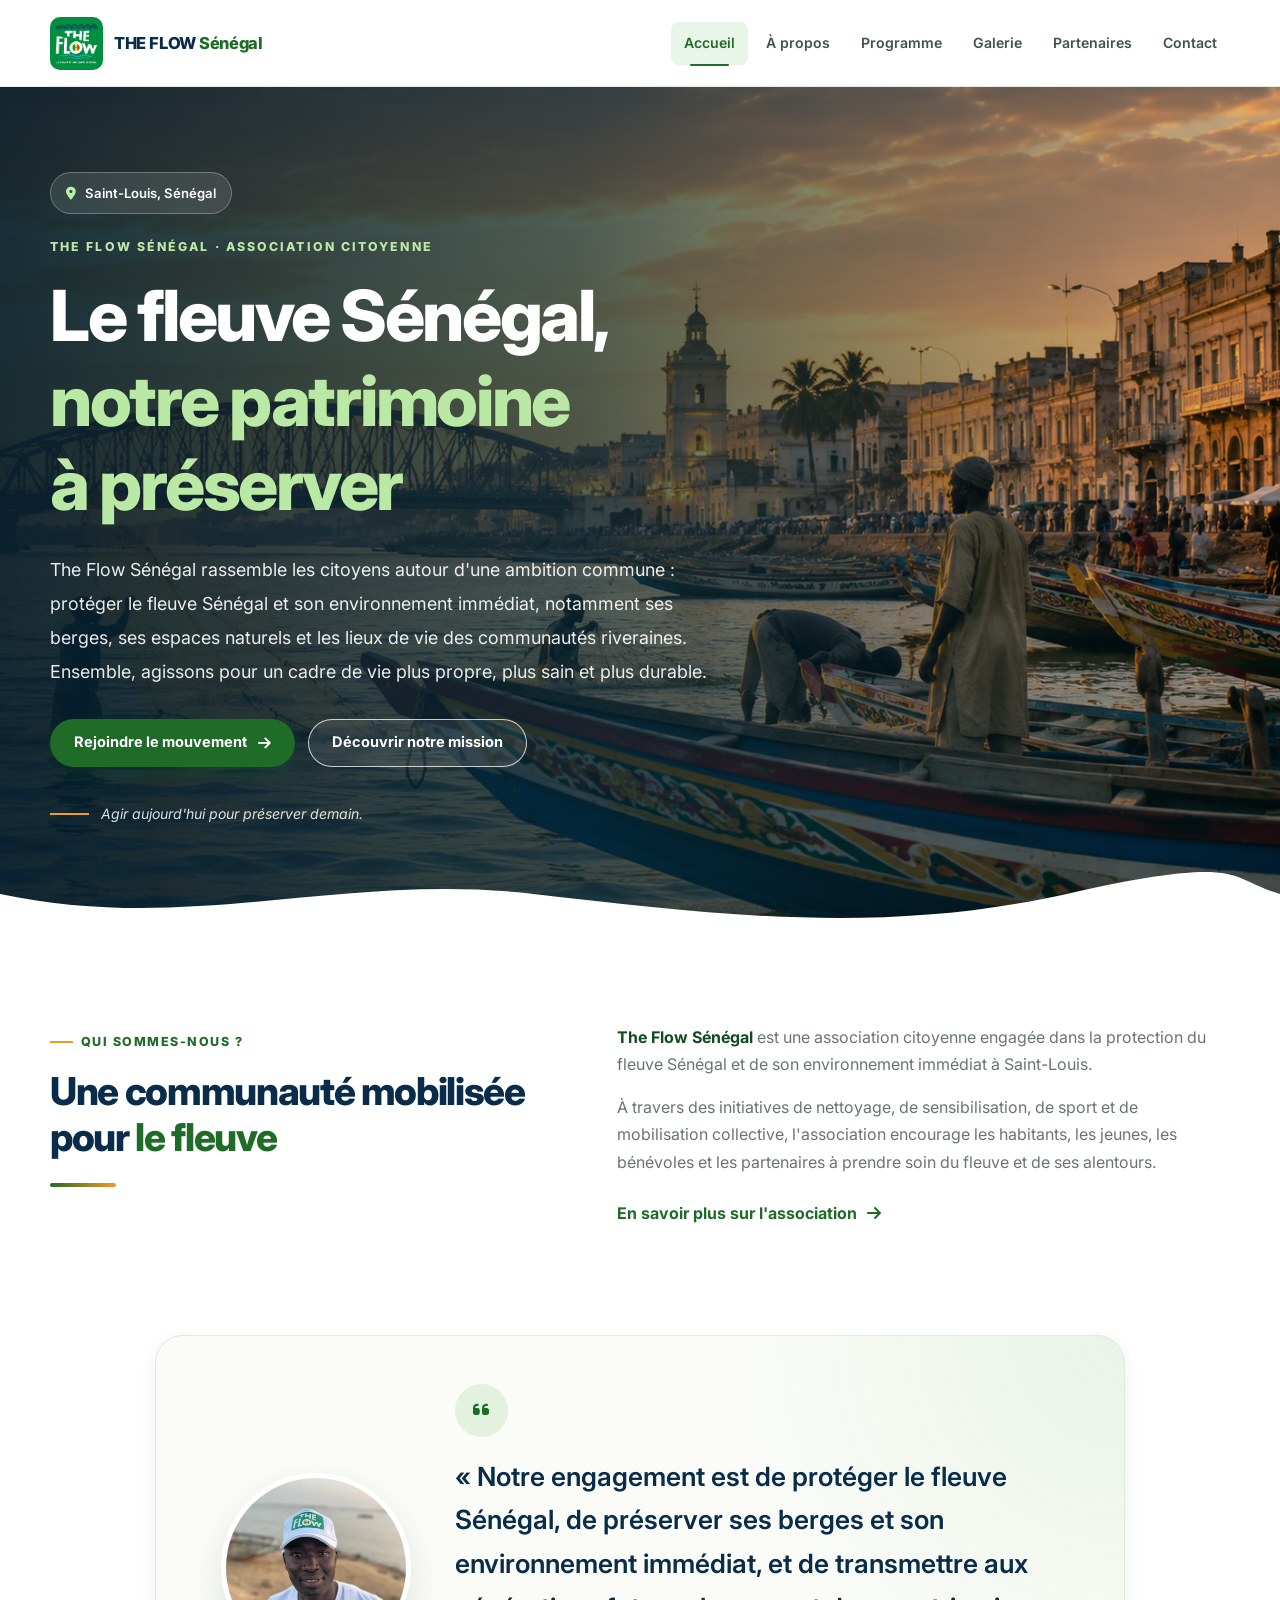
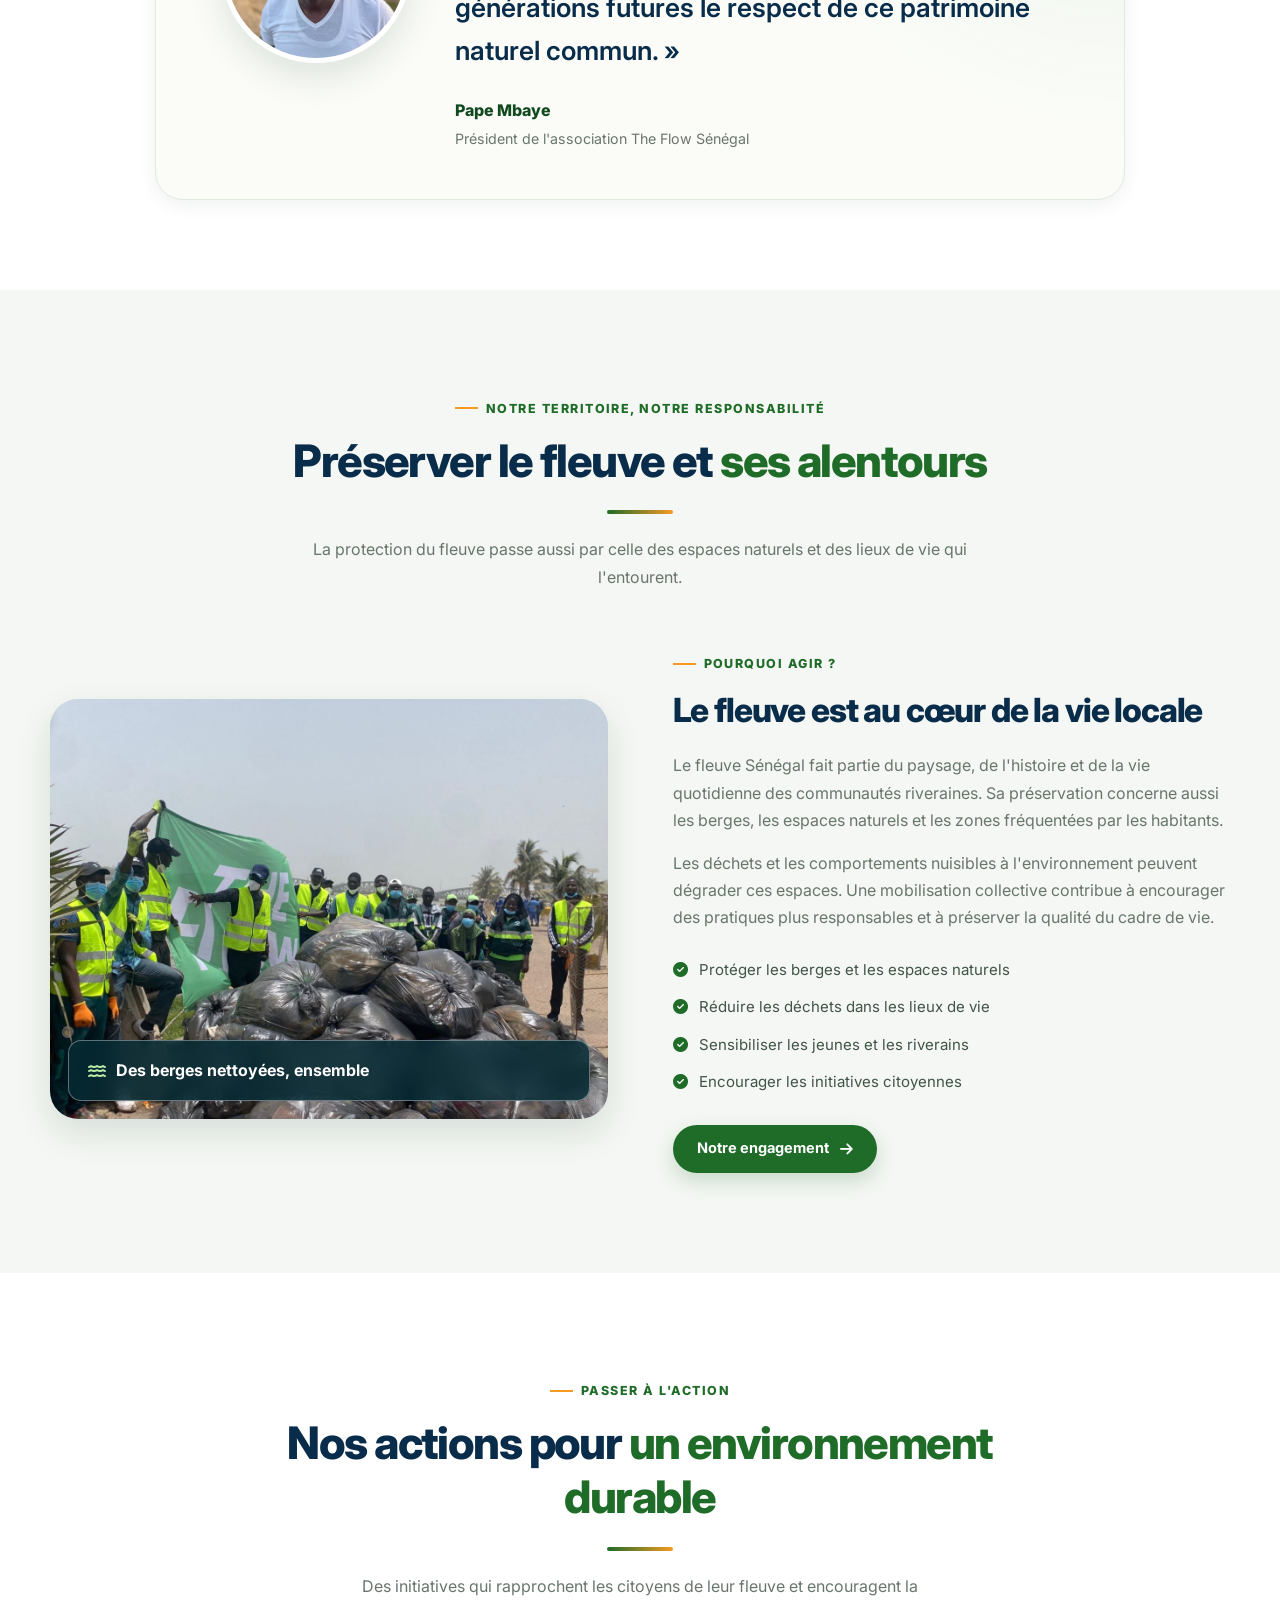
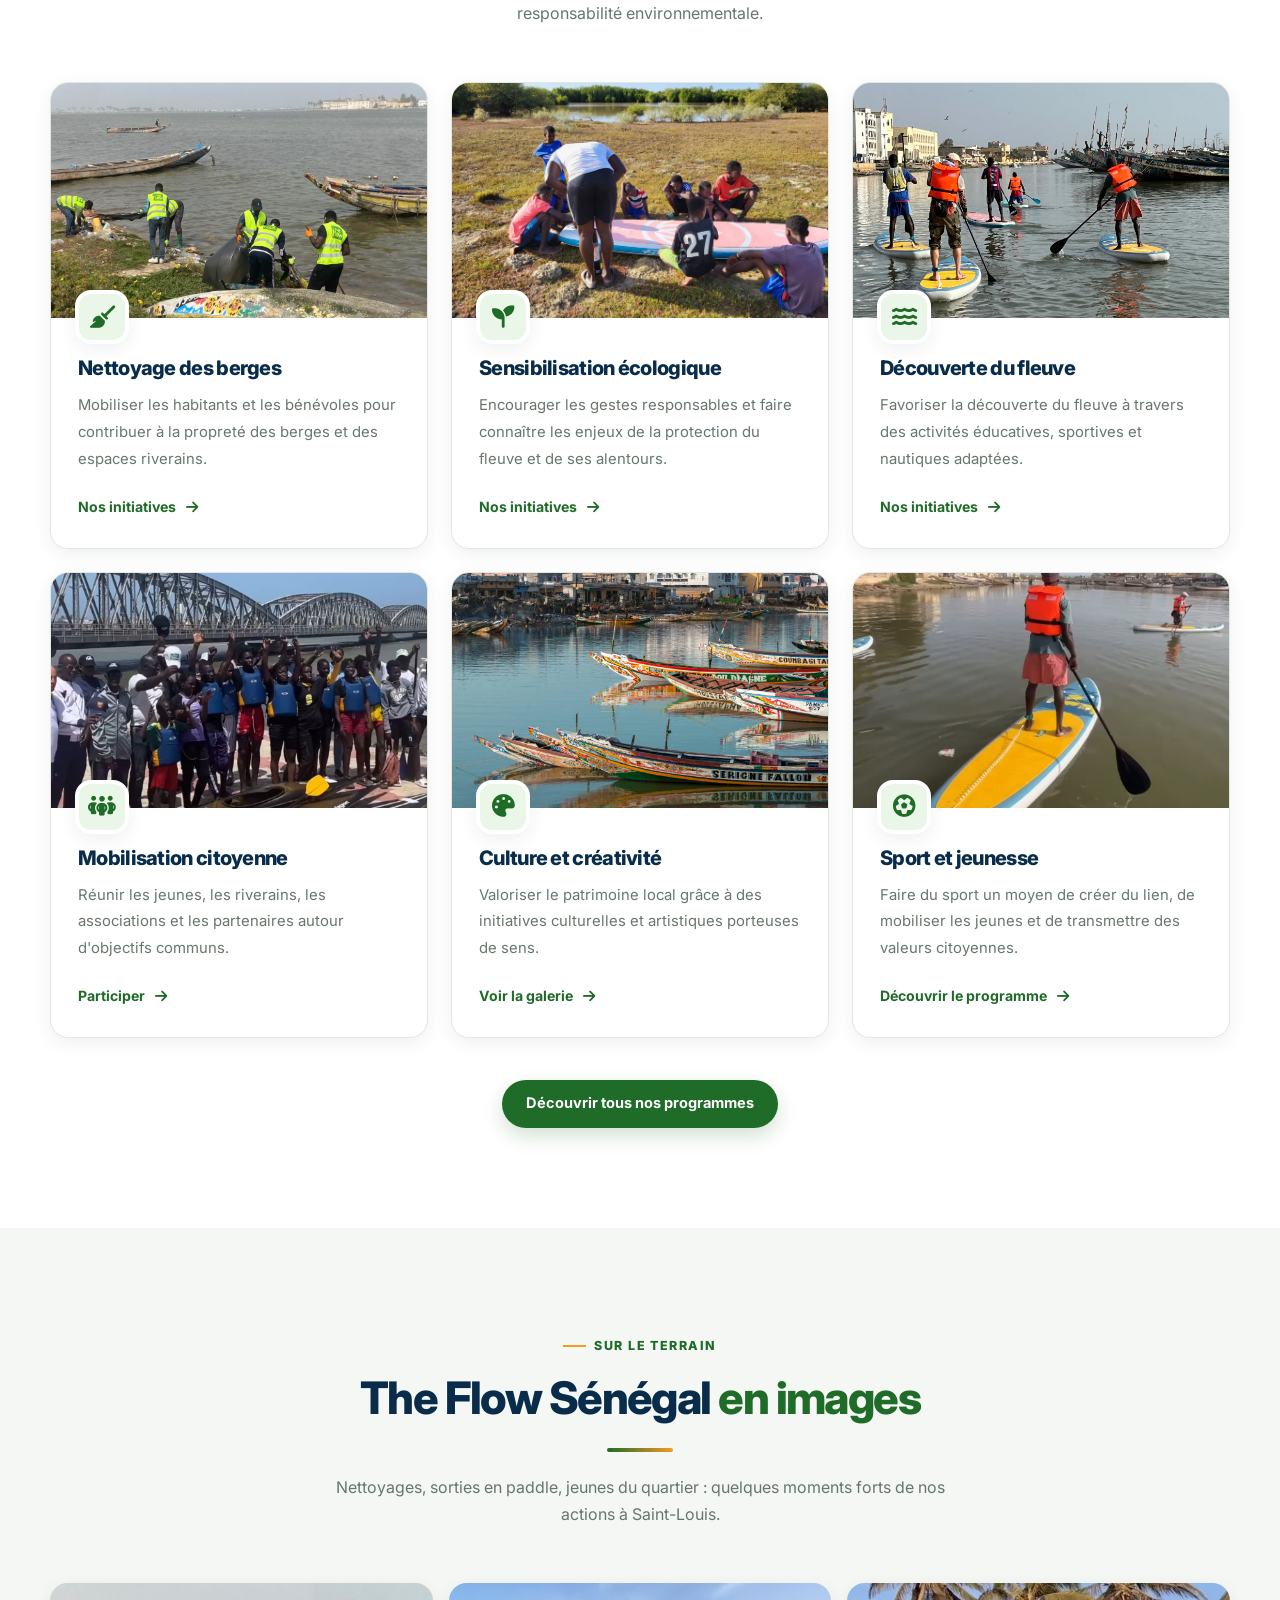
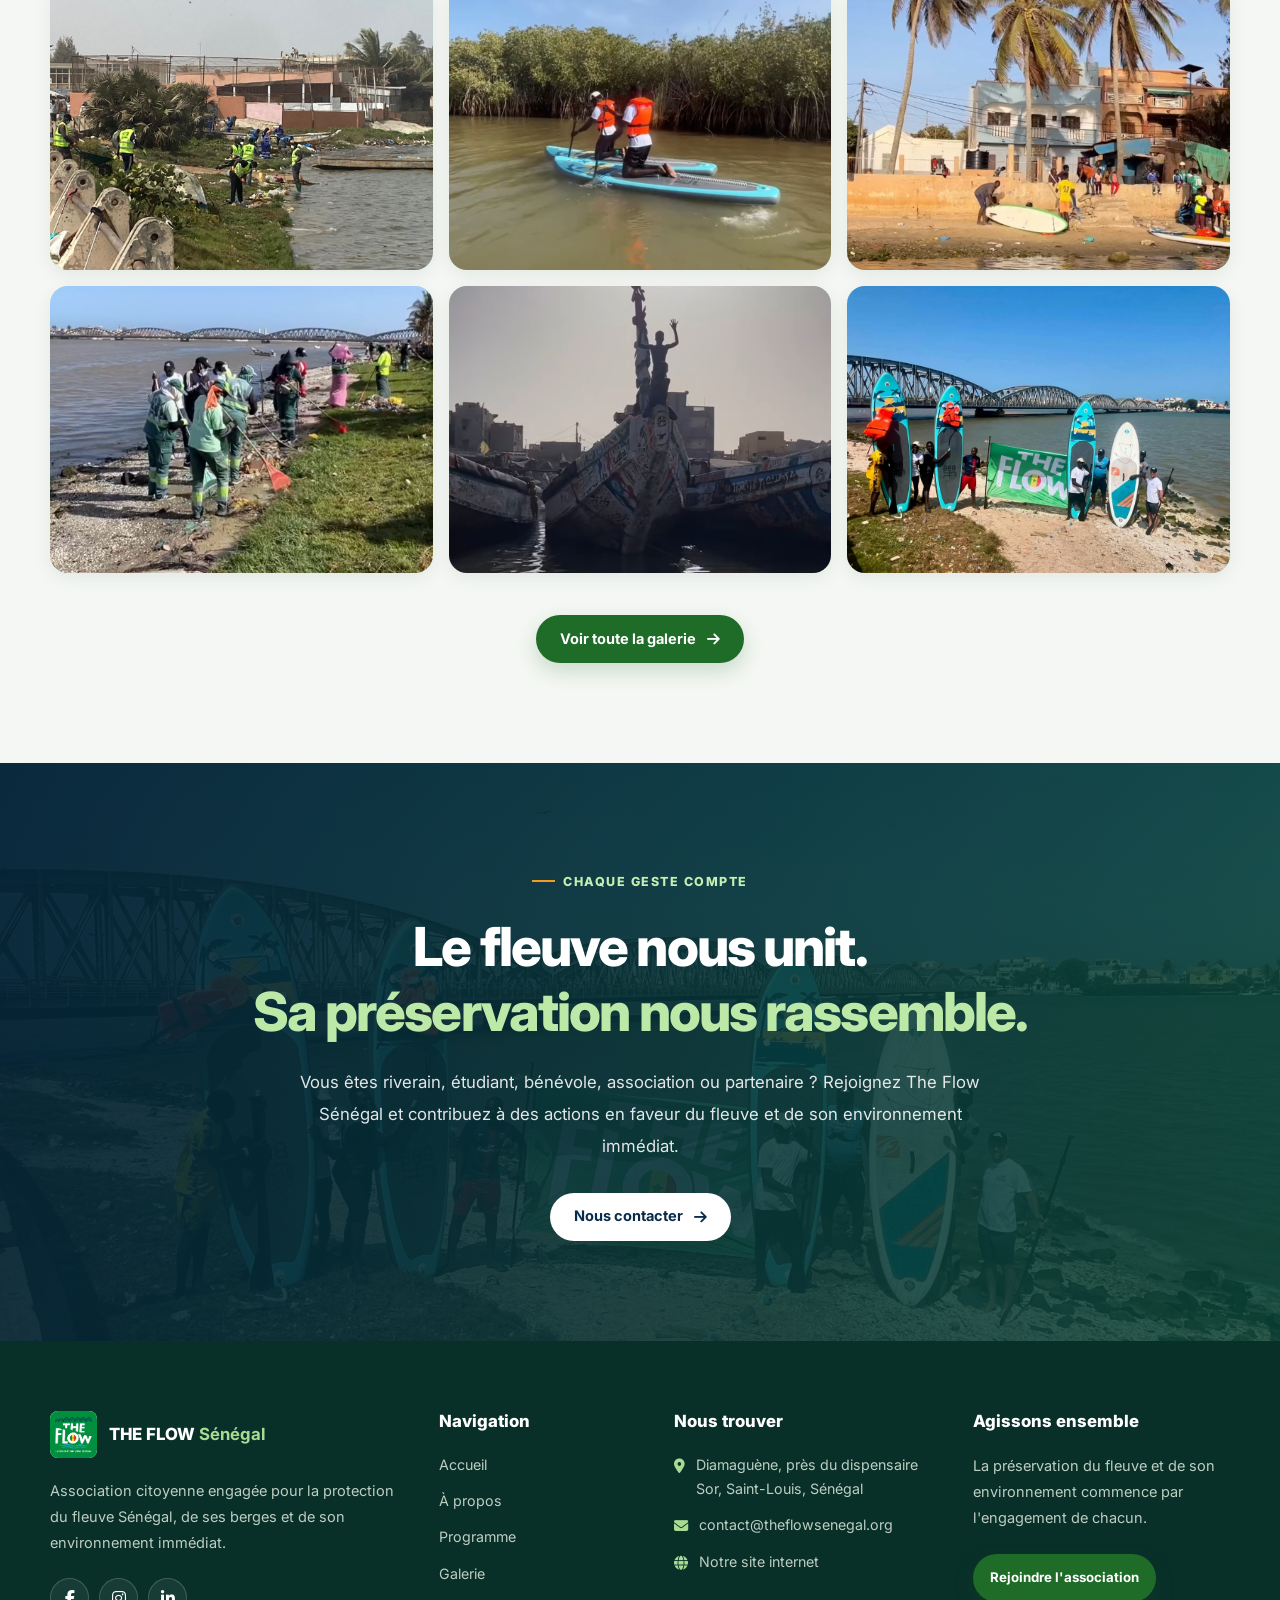
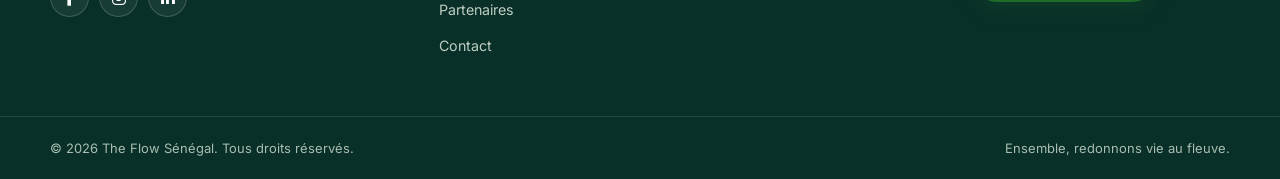
<file: index.html>
<!DOCTYPE html>
<html lang="fr">
<head>
  <meta charset="UTF-8">
  <meta name="viewport" content="width=device-width, initial-scale=1.0">

  <meta name="description" content="The Flow Sénégal, association citoyenne présidée par Pape Mbaye, agit à Saint-Louis pour protéger le fleuve Sénégal, ses berges et son environnement immédiat.">

  <meta name="theme-color" content="#14532d">
  <meta name="author" content="The Flow Sénégal">

  <title>The Flow Sénégal | Le fleuve et son environnement</title>

  <link rel="preconnect" href="https://fonts.googleapis.com">
  <link rel="preconnect" href="https://fonts.gstatic.com" crossorigin>

  <link href="https://fonts.googleapis.com/css2?family=Inter:wght@400;500;600;700;800&display=swap" rel="stylesheet">

  <link rel="stylesheet" href="https://cdnjs.cloudflare.com/ajax/libs/font-awesome/6.5.2/css/all.min.css">
  <link rel="preload" as="image" href="images/hero.png">
  <link rel="stylesheet" href="CSS/style.css">
</head>

<body>

  <!-- EN-TÊTE -->
  <header class="site-header">
    <div class="container header-container">

      <a href="index.html" class="logo" aria-label="The Flow Sénégal, accueil">
        <img src="images/logoTFS.jpeg" alt="Logo The Flow Sénégal" class="logo-image" width="53" height="53">
        <span class="logo-text">
          THE FLOW <span class="accent">Sénégal</span>
        </span>
      </a>

      <button class="mobile-toggle" type="button"
        aria-label="Ouvrir le menu" aria-expanded="false"
        aria-controls="mainNavigation">
        <i class="fas fa-bars" aria-hidden="true"></i>
      </button>

      <nav class="main-nav" id="mainNavigation" aria-label="Navigation principale">
        <ul class="nav-list">
          <li><a href="index.html" class="nav-link active" aria-current="page">Accueil</a></li>
          <li><a href="apropos.html" class="nav-link">À propos</a></li>
          <li><a href="programme.html" class="nav-link">Programme</a></li>
          <li><a href="galerie.html" class="nav-link">Galerie</a></li>
          <li><a href="partenaires.html" class="nav-link">Partenaires</a></li>
          <li><a href="contact.html" class="nav-link">Contact</a></li>
        </ul>
      </nav>

    </div>
  </header>

  <main>

    <!-- BANNIÈRE PRINCIPALE -->
    <section class="hero">
      <div class="hero-overlay"></div>

      <div class="container hero-content">

        <span class="hero-badge">
          <i class="fas fa-location-dot" aria-hidden="true"></i>
          Saint-Louis, Sénégal
        </span>

        <p class="hero-eyebrow">THE FLOW SÉNÉGAL · ASSOCIATION CITOYENNE</p>

        <h1 class="hero-title">
          Le fleuve Sénégal,
          <span class="highlight">notre patrimoine à préserver</span>
        </h1>

        <p class="hero-subtitle">
          The Flow Sénégal rassemble les citoyens autour d'une ambition commune :
          protéger le fleuve Sénégal et son environnement immédiat, notamment
          ses berges, ses espaces naturels et les lieux de vie des communautés
          riveraines. Ensemble, agissons pour un cadre de vie plus propre,
          plus sain et plus durable.
        </p>

        <div class="hero-buttons">
          <a href="contact.html" class="btn btn-primary">
            Rejoindre le mouvement
            <i class="fas fa-arrow-right" aria-hidden="true"></i>
          </a>

          <a href="apropos.html" class="btn btn-outline">
            Découvrir notre mission
          </a>
        </div>

        <div class="hero-signature">
          <span class="signature-line"></span>
          <span>Agir aujourd'hui pour préserver demain.</span>
        </div>

      </div>

      <div class="hero-wave" aria-hidden="true">
        <svg viewBox="0 0 1200 100" preserveAspectRatio="none">
          <path d="M0,35 C180,90 320,5 500,35 S830,90 1000,35 S1150,15 1200,35 L1200,100 L0,100 Z"></path>
        </svg>
      </div>
    </section>

    <!-- PRÉSENTATION DE L'ASSOCIATION -->
    <section class="mission-section">
      <div class="container mission-grid">

        <div class="mission-heading">
          <span class="section-tag">Qui sommes-nous ?</span>
          <h2>Une communauté mobilisée pour <span class="accent-text">le fleuve</span></h2>
          <div class="divider"></div>
        </div>

        <div class="mission-copy">
          <p>
            <strong>The Flow Sénégal</strong> est une association citoyenne
            engagée dans la protection du fleuve Sénégal et de son
            environnement immédiat à Saint-Louis.
          </p>

          <p>
            À travers des initiatives de nettoyage, de sensibilisation,
            de sport et de mobilisation collective, l'association encourage
            les habitants, les jeunes, les bénévoles et les partenaires
            à prendre soin du fleuve et de ses alentours.
          </p>

          <a href="apropos.html" class="text-link">
            En savoir plus sur l'association
            <i class="fas fa-arrow-right" aria-hidden="true"></i>
          </a>
        </div>

      </div>
    </section>

    <!-- CITATION DU PRÉSIDENT -->
    <section class="president-section">
      <div class="container">
        <div class="president-card">
          <img src="images/papembaye.webp" alt="Pape Mbaye, président de The Flow Sénégal"
               class="president-photo" width="347" height="347" loading="lazy">

          <div class="president-body">
            <div class="quote-icon">
              <i class="fas fa-quote-left" aria-hidden="true"></i>
            </div>

            <blockquote>
              « Notre engagement est de protéger le fleuve Sénégal,
              de préserver ses berges et son environnement immédiat,
              et de transmettre aux générations futures le respect
              de ce patrimoine naturel commun. »
            </blockquote>

            <p class="president-name">Pape Mbaye</p>
            <p class="president-role">Président de l'association The Flow Sénégal</p>
          </div>
        </div>
      </div>
    </section>

    <!-- NOTRE ENVIRONNEMENT -->
    <section class="section environment-section">
      <div class="container">

        <div class="section-header">
          <span class="section-tag">Notre territoire, notre responsabilité</span>
          <h2>Préserver le fleuve et <span class="accent-text">ses alentours</span></h2>
          <div class="divider"></div>
          <p>
            La protection du fleuve passe aussi par celle des espaces
            naturels et des lieux de vie qui l'entourent.
          </p>
        </div>

        <div class="environment-grid">

          <div class="environment-image">
            <img
              src="images/WhatsApp%20Image%202026-09-25%20at%2017.15.31%20%283%29.jpeg"
              alt="Bénévoles de The Flow Sénégal rassemblés autour des sacs de déchets collectés sur les berges"
              width="1280" height="960"
              loading="lazy"
            >
            <div class="image-label">
              <i class="fas fa-water" aria-hidden="true"></i>
              Des berges nettoyées, ensemble
            </div>
          </div>

          <div class="environment-content">
            <span class="section-tag">Pourquoi agir ?</span>

            <h3>Le fleuve est au cœur de la vie locale</h3>

            <p>
              Le fleuve Sénégal fait partie du paysage, de l'histoire
              et de la vie quotidienne des communautés riveraines.
              Sa préservation concerne aussi les berges, les espaces
              naturels et les zones fréquentées par les habitants.
            </p>

            <p>
              Les déchets et les comportements nuisibles à l'environnement
              peuvent dégrader ces espaces. Une mobilisation collective
              contribue à encourager des pratiques plus responsables
              et à préserver la qualité du cadre de vie.
            </p>

            <ul class="check-list">
              <li><i class="fas fa-circle-check" aria-hidden="true"></i> Protéger les berges et les espaces naturels</li>
              <li><i class="fas fa-circle-check" aria-hidden="true"></i> Réduire les déchets dans les lieux de vie</li>
              <li><i class="fas fa-circle-check" aria-hidden="true"></i> Sensibiliser les jeunes et les riverains</li>
              <li><i class="fas fa-circle-check" aria-hidden="true"></i> Encourager les initiatives citoyennes</li>
            </ul>

            <a href="apropos.html" class="btn btn-primary">
              Notre engagement
              <i class="fas fa-arrow-right" aria-hidden="true"></i>
            </a>
          </div>

        </div>
      </div>
    </section>

    <!-- NOS ACTIONS -->
    <section class="section actions-section">
      <div class="container">

        <div class="section-header">
          <span class="section-tag">Passer à l'action</span>
          <h2>Nos actions pour <span class="accent-text">un environnement durable</span></h2>
          <div class="divider"></div>
          <p>
            Des initiatives qui rapprochent les citoyens de leur fleuve
            et encouragent la responsabilité environnementale.
          </p>
        </div>

        <div class="actions-grid">

          <article class="action-card">
            <div class="action-media">
              <img src="images/WhatsApp%20Image%202026-09-25%20at%2017.15.31%20%2828%29.jpeg" alt="Bénévoles en train de nettoyer les berges du fleuve" loading="lazy" width="800" height="600">
              <div class="action-icon"><i class="fas fa-broom" aria-hidden="true"></i></div>
            </div>
            <div class="action-body">
            <h3>Nettoyage des berges</h3>
            <p>
              Mobiliser les habitants et les bénévoles pour contribuer
              à la propreté des berges et des espaces riverains.
            </p>
            <a href="programme.html" class="card-link">Nos initiatives <i class="fas fa-arrow-right" aria-hidden="true"></i></a>
          </div>
          </article>

          <article class="action-card">
            <div class="action-media">
              <img src="images/initiation.jpeg" alt="Initiation de jeunes sur les berges du fleuve" loading="lazy" width="800" height="600">
              <div class="action-icon"><i class="fas fa-seedling" aria-hidden="true"></i></div>
            </div>
            <div class="action-body">
            <h3>Sensibilisation écologique</h3>
            <p>
              Encourager les gestes responsables et faire connaître
              les enjeux de la protection du fleuve et de ses alentours.
            </p>
            <a href="programme.html" class="card-link">Nos initiatives <i class="fas fa-arrow-right" aria-hidden="true"></i></a>
          </div>
          </article>

          <article class="action-card">
            <div class="action-media">
              <img src="images/flowban.webp" alt="Pagayeurs en paddle sur le fleuve Sénégal à Saint-Louis" loading="lazy" width="800" height="600">
              <div class="action-icon"><i class="fas fa-water" aria-hidden="true"></i></div>
            </div>
            <div class="action-body">
            <h3>Découverte du fleuve</h3>
            <p>
              Favoriser la découverte du fleuve à travers des activités
              éducatives, sportives et nautiques adaptées.
            </p>
            <a href="programme.html" class="card-link">Nos initiatives <i class="fas fa-arrow-right" aria-hidden="true"></i></a>
          </div>
          </article>

          <article class="action-card">
            <div class="action-media">
              <img src="images/WhatsApp%20Image%202026-10-07%20at%2021.05.32%20%281%29.jpeg" alt="Jeunes et riverains réunis devant le pont Faidherbe" loading="lazy" width="800" height="600">
              <div class="action-icon"><i class="fas fa-people-group" aria-hidden="true"></i></div>
            </div>
            <div class="action-body">
            <h3>Mobilisation citoyenne</h3>
            <p>
              Réunir les jeunes, les riverains, les associations
              et les partenaires autour d'objectifs communs.
            </p>
            <a href="partenaires.html" class="card-link">Participer <i class="fas fa-arrow-right" aria-hidden="true"></i></a>
          </div>
          </article>

          <article class="action-card">
            <div class="action-media">
              <img src="images/saintlouis.jpg" alt="Pirogues colorées sur le fleuve à Saint-Louis" loading="lazy" width="800" height="600">
              <div class="action-icon"><i class="fas fa-palette" aria-hidden="true"></i></div>
            </div>
            <div class="action-body">
            <h3>Culture et créativité</h3>
            <p>
              Valoriser le patrimoine local grâce à des initiatives
              culturelles et artistiques porteuses de sens.
            </p>
            <a href="galerie.html" class="card-link">Voir la galerie <i class="fas fa-arrow-right" aria-hidden="true"></i></a>
          </div>
          </article>

          <article class="action-card">
            <div class="action-media">
              <img src="images/WhatsApp%20Image%202026-10-07%20at%2021.05.35%20%283%29.jpeg" alt="Pagayeur en paddle sur le fleuve" loading="lazy" width="800" height="600">
              <div class="action-icon"><i class="fas fa-futbol" aria-hidden="true"></i></div>
            </div>
            <div class="action-body">
            <h3>Sport et jeunesse</h3>
            <p>
              Faire du sport un moyen de créer du lien, de mobiliser
              les jeunes et de transmettre des valeurs citoyennes.
            </p>
            <a href="programme.html" class="card-link">Découvrir le programme <i class="fas fa-arrow-right" aria-hidden="true"></i></a>
          </div>
          </article>

        </div>

        <div class="section-action">
          <a href="programme.html" class="btn btn-primary">
            Découvrir tous nos programmes
          </a>
        </div>

      </div>
    </section>

    <!-- EN IMAGES -->
    <section class="section gallery-section">
      <div class="container">
        <div class="section-header">
          <span class="section-tag">Sur le terrain</span>
          <h2>The Flow Sénégal <span class="accent-text">en images</span></h2>
          <div class="divider"></div>
          <p>Nettoyages, sorties en paddle, jeunes du quartier : quelques moments forts de nos actions à Saint-Louis.</p>
        </div>

        <div class="gallery-grid">
          <a href="galerie.html" class="gallery-item"><img src="images/WhatsApp%20Image%202026-09-25%20at%2017.15.31%20%2832%29.jpeg" alt="Bénévoles nettoyant les berges du fleuve" loading="lazy" width="900" height="675"></a>
          <a href="galerie.html" class="gallery-item"><img src="images/WhatsApp%20Image%202026-10-07%20at%2021.05.32%20%287%29.jpeg" alt="Deux pagayeurs dans la mangrove" loading="lazy" width="900" height="918"></a>
          <a href="galerie.html" class="gallery-item"><img src="images/WhatsApp%20Image%202026-10-07%20at%2021.05.33%20%287%29.jpeg" alt="Plage de pêcheurs et palmiers à Saint-Louis" loading="lazy" width="900" height="1061"></a>
          <a href="galerie.html" class="gallery-item"><img src="images/WhatsApp%20Image%202026-10-07%20at%2021.05.34%20%287%29.jpeg" alt="Équipe de nettoyage au bord du fleuve, pont Faidherbe en fond" loading="lazy" width="900" height="1038"></a>
          <a href="galerie.html" class="gallery-item"><img src="images/WhatsApp%20Image%202026-10-07%20at%2021.05.35%20%282%29.jpeg" alt="Pirogue et monument à Saint-Louis" loading="lazy" width="900" height="1133"></a>
          <a href="galerie.html" class="gallery-item"><img src="images/WhatsApp%20Image%202026-10-07%20at%2021.05.36%20%284%29.jpeg" alt="Pagayeurs et bannière The Flow devant le pont Faidherbe" loading="lazy" width="900" height="668"></a>
        </div>

        <div class="section-action">
          <a href="galerie.html" class="btn btn-primary">Voir toute la galerie <i class="fas fa-arrow-right" aria-hidden="true"></i></a>
        </div>
      </div>
    </section>

    <!-- ENGAGEMENT -->
    <section class="commitment-section">
      <div class="commitment-overlay"></div>
      <div class="container commitment-content">

        <span class="section-tag">Chaque geste compte</span>

        <h2>Le fleuve nous unit.<br><span>Sa préservation nous rassemble.</span></h2>

        <p>
          Vous êtes riverain, étudiant, bénévole, association ou partenaire ?
          Rejoignez The Flow Sénégal et contribuez à des actions en faveur
          du fleuve et de son environnement immédiat.
        </p>

        <a href="contact.html" class="btn btn-light">
          Nous contacter
          <i class="fas fa-arrow-right" aria-hidden="true"></i>
        </a>

      </div>
    </section>

  </main>

  <!-- PIED DE PAGE -->
  <footer class="site-footer">
    <div class="container footer-container">

      <div class="footer-col footer-about">
        <a href="index.html" class="footer-brand">
          <img src="images/logoTFS.jpeg" alt="" class="footer-logo" width="47" height="47" loading="lazy">
          <span>THE FLOW <strong>Sénégal</strong></span>
        </a>

        <p>
          Association citoyenne engagée pour la protection du fleuve Sénégal,
          de ses berges et de son environnement immédiat.
        </p>

        <div class="social-links">
          <!-- Remplacer les # par les liens officiels des réseaux sociaux -->
          <a href="#" aria-label="Facebook"><i class="fab fa-facebook-f" aria-hidden="true"></i></a>
          <a href="#" aria-label="Instagram"><i class="fab fa-instagram" aria-hidden="true"></i></a>
          <a href="#" aria-label="LinkedIn"><i class="fab fa-linkedin-in" aria-hidden="true"></i></a>
        </div>
      </div>

      <div class="footer-col">
        <h3>Navigation</h3>
        <ul>
          <li><a href="index.html">Accueil</a></li>
          <li><a href="apropos.html">À propos</a></li>
          <li><a href="programme.html">Programme</a></li>
          <li><a href="galerie.html">Galerie</a></li>
          <li><a href="partenaires.html">Partenaires</a></li>
          <li><a href="contact.html">Contact</a></li>
        </ul>
      </div>

      <div class="footer-col">
        <h3>Nous trouver</h3>
        <ul class="contact-list">
          <li>
            <i class="fas fa-location-dot" aria-hidden="true"></i>
            <span>Diamaguène, près du dispensaire Sor, Saint-Louis, Sénégal</span>
          </li>
          <li>
            <i class="fas fa-envelope" aria-hidden="true"></i>
            <a href="mailto:contact@theflowsenegal.org">contact@theflowsenegal.org</a>
          </li>
          <li>
            <i class="fas fa-globe" aria-hidden="true"></i>
            <a href="https://theflowsenegal.onrender.com/" target="_blank" rel="noopener noreferrer">
              Notre site internet
            </a>
          </li>
        </ul>
      </div>

      <div class="footer-col footer-join">
        <h3>Agissons ensemble</h3>
        <p>
          La préservation du fleuve et de son environnement commence
          par l'engagement de chacun.
        </p>
        <a href="contact.html" class="btn btn-primary">Rejoindre l'association</a>
      </div>

    </div>

    <div class="footer-bottom">
      <div class="container footer-bottom-inner">
        <p>&copy; 2026 The Flow Sénégal. Tous droits réservés.</p>
        <p>Ensemble, redonnons vie au fleuve.</p>
      </div>
    </div>
  </footer>

  <script src="JS/main.js"></script>
</body>
</html>
</file>
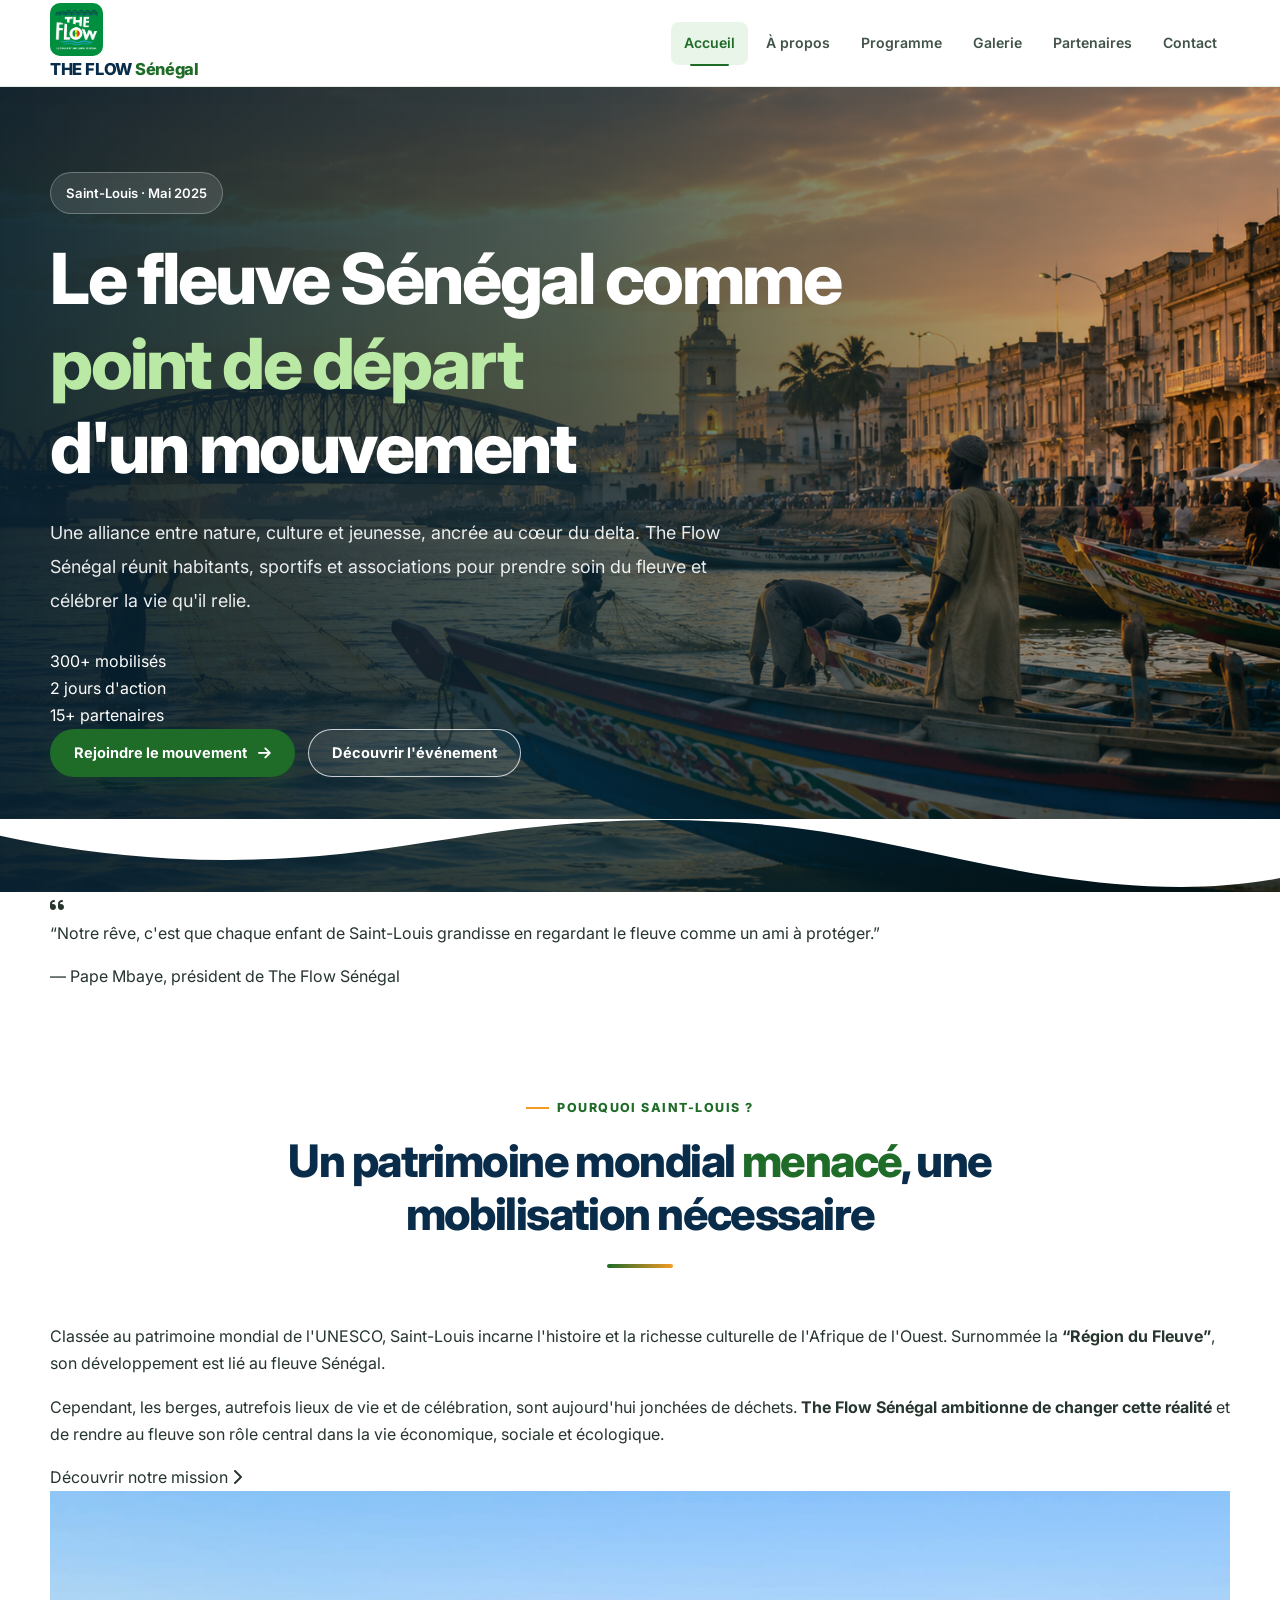
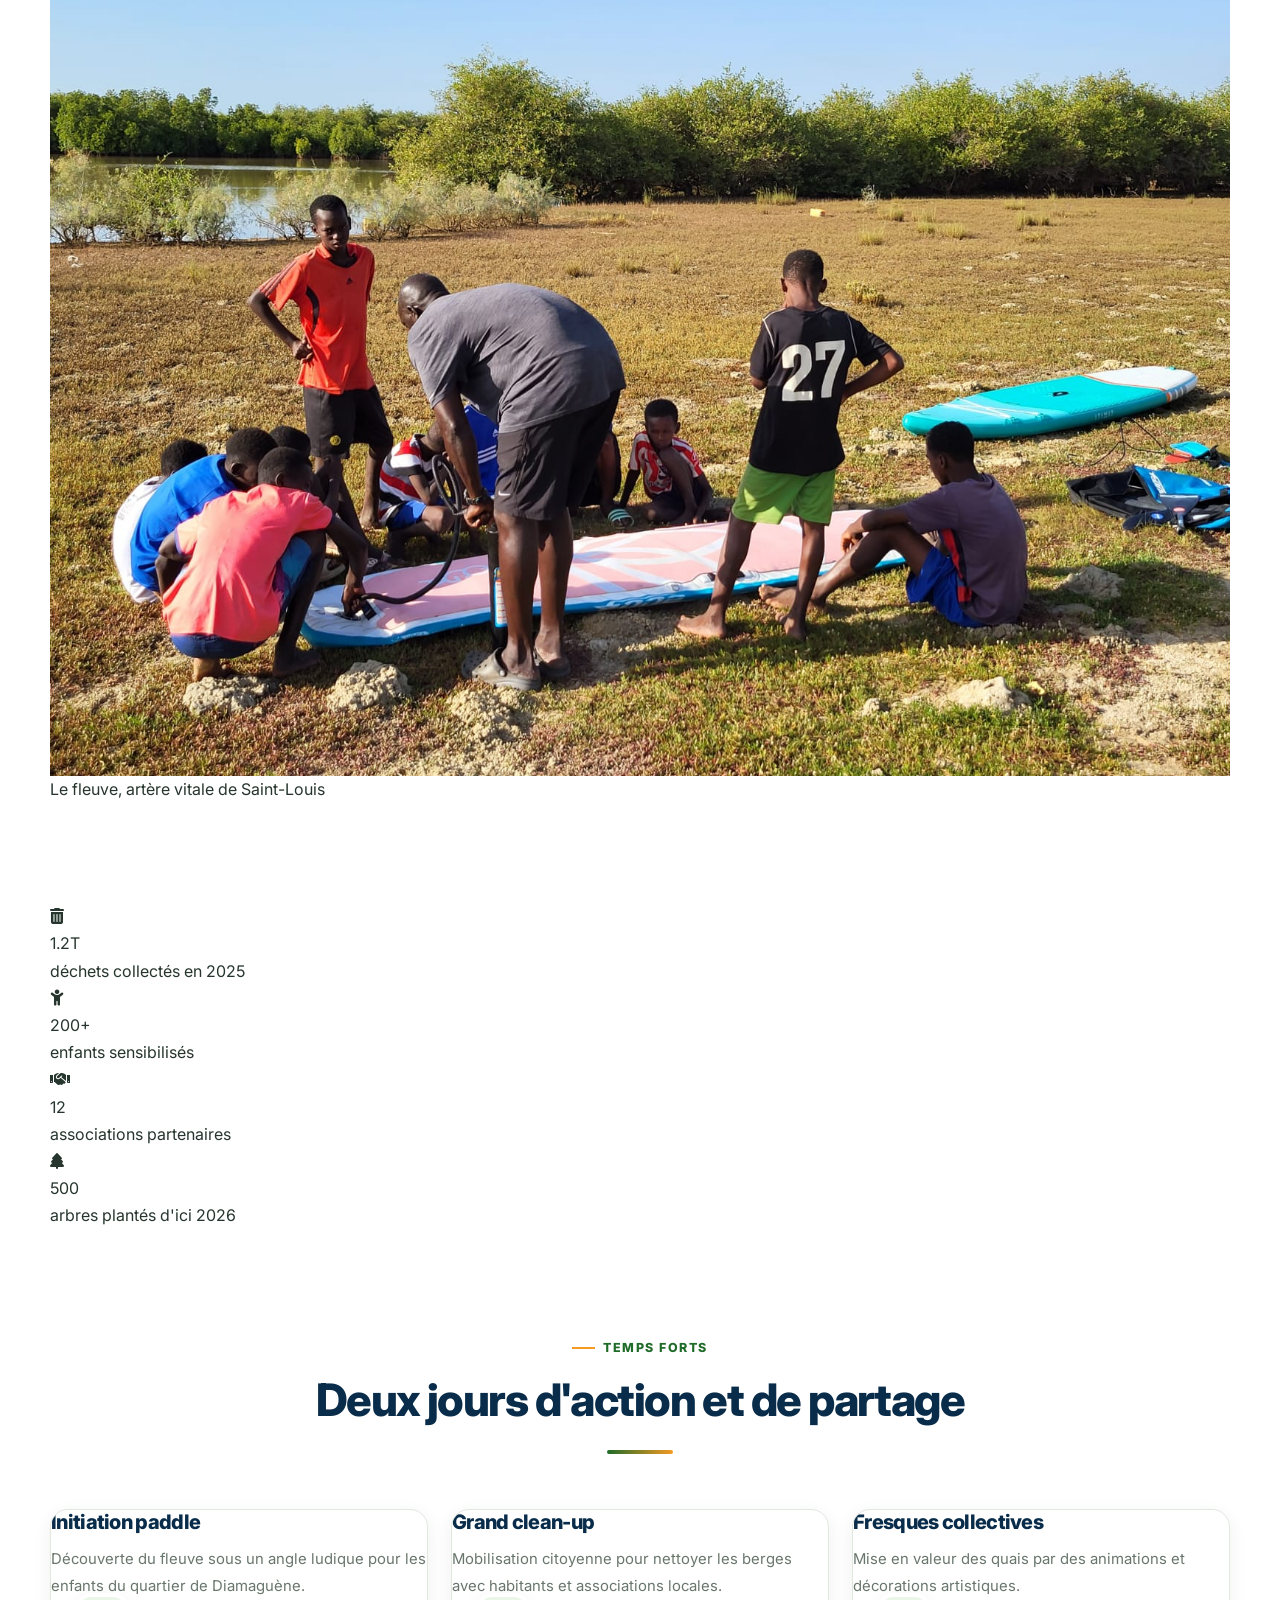
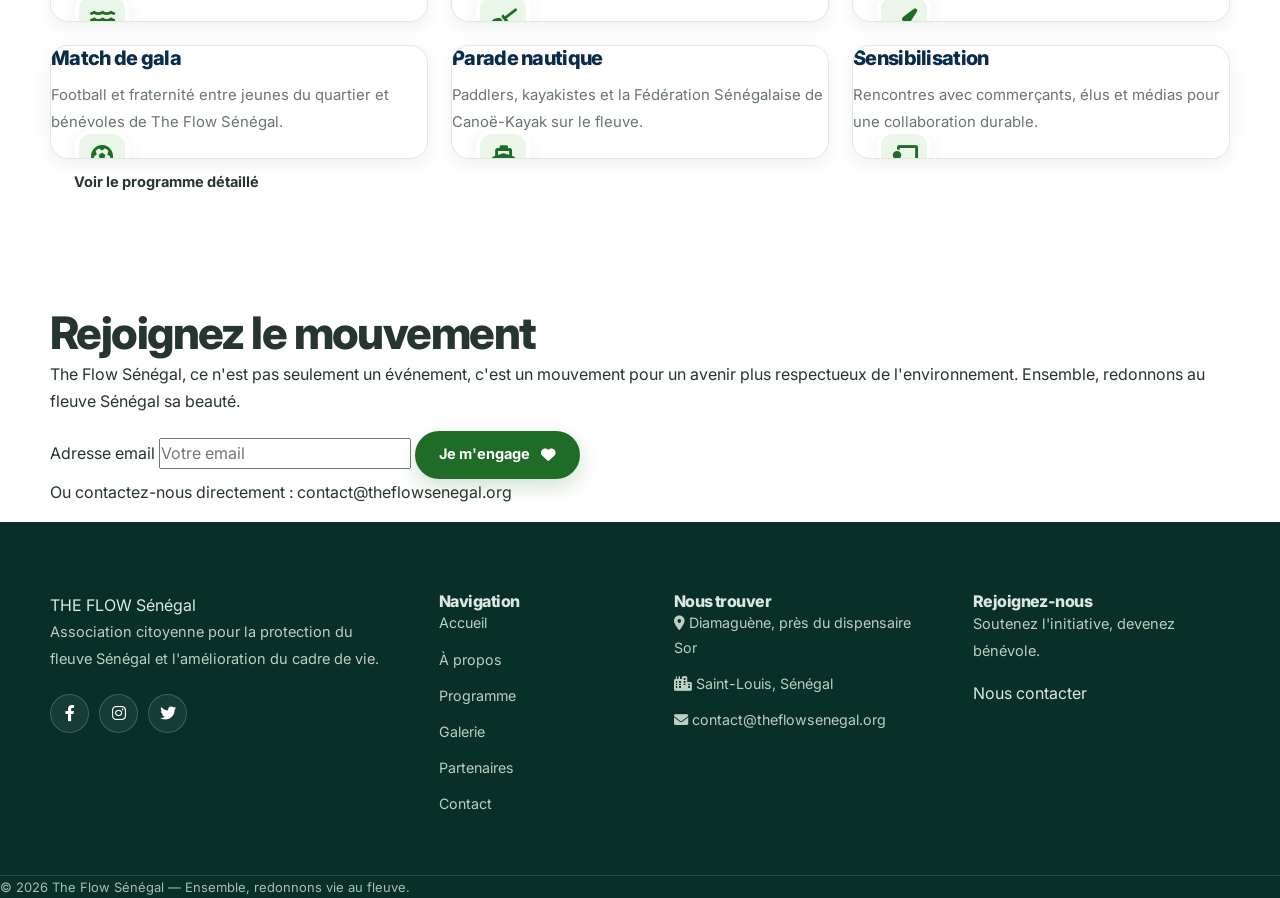
<file: html/index.html>
<!DOCTYPE html>
<html lang="fr">
<head>
  <meta charset="UTF-8">
  <meta name="viewport" content="width=device-width, initial-scale=1.0, viewport-fit=cover">
  <meta name="description" content="The Flow Sénégal - Mouvement citoyen pour la protection du fleuve Sénégal à Saint-Louis. Nettoyage, sensibilisation, et reconnexion des jeunes à leur patrimoine naturel.">
  <title>The Flow Sénégal | Mouvement pour le fleuve</title>
  <link href="https://fonts.googleapis.com/css2?family=Inter:opsz,wght@14..32,300;14..32,400;14..32,600;14..32,700;14..32,800&display=swap" rel="stylesheet">
  <link rel="stylesheet" href="https://cdnjs.cloudflare.com/ajax/libs/font-awesome/6.0.0-beta3/css/all.min.css">
  <link rel="stylesheet" href="../CSS/style.css">
</head>
<body>
  <header class="site-header">
    <div class="container header-container">
      <div class="logo">
        <a href="index.html" aria-label="The Flow Sénégal - Retour à l'accueil">
          <img src="../images/logoTFS.jpeg" alt="Logo de The Flow Sénégal" class="logo-image">
          <span class="logo-text">THE FLOW<span class="accent"> Sénégal</span></span>
        </a>
      </div>
      <nav class="main-nav" aria-label="Navigation principale">
        <ul class="nav-list">
          <li><a href="index.html" class="nav-link active" aria-label="Page d'accueil">Accueil</a></li>
          <li><a href="apropos.html" class="nav-link" aria-label="À propos de The Flow Sénégal">À propos</a></li>
          <li><a href="programme.html" class="nav-link" aria-label="Programme des événements">Programme</a></li>
          <li><a href="galerie.html" class="nav-link" aria-label="Galerie photos">Galerie</a></li>
          <li><a href="partenaires.html" class="nav-link" aria-label="Nos partenaires">Partenaires</a></li>
          <li><a href="contact.html" class="nav-link" aria-label="Nous contacter">Contact</a></li>
        </ul>
        <button type="button" class="mobile-toggle" aria-label="Menu" aria-expanded="false">
          <i class="fas fa-bars" aria-hidden="true"></i>
        </button>
      </nav>
    </div>
  </header>

  <main>
    <!-- Hero Section -->
    <section class="hero">
      <div class="hero-overlay"></div>
      <div class="container hero-content">
        <span class="hero-badge">Saint-Louis · Mai 2025</span>
        <h1 class="hero-title">Le fleuve Sénégal comme <span class="highlight">point de départ</span> d'un mouvement</h1>
        <p class="hero-subtitle">Une alliance entre nature, culture et jeunesse, ancrée au cœur du delta. The Flow Sénégal réunit habitants, sportifs et associations pour prendre soin du fleuve et célébrer la vie qu'il relie.</p>
        <div class="hero-stats">
          <div class="stat"><span class="stat-number">300+</span> <span class="stat-label">mobilisés</span></div>
          <div class="stat"><span class="stat-number">2</span> <span class="stat-label">jours d'action</span></div>
          <div class="stat"><span class="stat-number">15+</span> <span class="stat-label">partenaires</span></div>
        </div>
        <div class="hero-buttons">
          <a href="contact.html" class="btn btn-primary">Rejoindre le mouvement <i class="fas fa-arrow-right" aria-hidden="true"></i></a>
          <a href="programme.html" class="btn btn-outline">Découvrir l'événement</a>
        </div>
      </div>
      <div class="hero-wave" aria-hidden="true">
        <svg viewBox="0 0 1200 120" preserveAspectRatio="none">
          <path d="M321.39,56.44c58-10.79,114.16-30.13,172-41.86,82.39-16.72,168.19-17.73,250.45-.39C823.78,31,906.67,72,985.66,92.83c70.05,18.48,146.53,26.09,214.34,3V0H0V27.35A600.21,600.21,0,0,0,321.39,56.44Z" class="wave-fill"></path>
        </svg>
      </div>
    </section>

    <!-- Citation Mission -->
    <section class="mission-flash">
      <div class="container">
        <div class="flash-card">
          <i class="fas fa-quote-left" aria-hidden="true"></i>
          <p>“Notre rêve, c'est que chaque enfant de Saint-Louis grandisse en regardant le fleuve comme un ami à protéger.”</p>
          <span>— Pape Mbaye, président de The Flow Sénégal</span>
        </div>
      </div>
    </section>

    <!-- Pourquoi Saint-Louis -->
    <section class="section why-section">
      <div class="container">
        <div class="section-header">
          <span class="section-tag">Pourquoi Saint-Louis ?</span>
          <h2>Un patrimoine mondial <span class="accent-text">menacé</span>, une mobilisation nécessaire</h2>
          <div class="divider"></div>
        </div>
        <div class="why-grid">
          <div class="why-text">
            <p>Classée au patrimoine mondial de l'UNESCO, Saint-Louis incarne l'histoire et la richesse culturelle de l'Afrique de l'Ouest. Surnommée la <strong>“Région du Fleuve”</strong>, son développement est lié au fleuve Sénégal.</p>
            <p>Cependant, les berges, autrefois lieux de vie et de célébration, sont aujourd'hui jonchées de déchets. <strong>The Flow Sénégal ambitionne de changer cette réalité</strong> et de rendre au fleuve son rôle central dans la vie économique, sociale et écologique.</p>
            <a href="apropos.html" class="btn-link">Découvrir notre mission <i class="fas fa-chevron-right" aria-hidden="true"></i></a>
          </div>
          <div class="why-image">
            <!-- CORRECTION : chemin avec slashes normaux -->
            <img src="../images/paddels.jpeg" alt="Vue du fleuve Sénégal à Saint-Louis avec des pirogues traditionnelles">
            <div class="image-caption">Le fleuve, artère vitale de Saint-Louis</div>
          </div>
        </div>
      </div>
    </section>

    <!-- Chiffres clés -->
    <section class="stats-section">
      <div class="container">
        <div class="stats-grid">
          <div class="stat-item">
            <i class="fas fa-trash-alt" aria-hidden="true"></i>
            <div class="stat-number">1.2T</div>
            <div class="stat-desc">déchets collectés en 2025</div>
          </div>
          <div class="stat-item">
            <i class="fas fa-child" aria-hidden="true"></i>
            <div class="stat-number">200+</div>
            <div class="stat-desc">enfants sensibilisés</div>
          </div>
          <div class="stat-item">
            <i class="fas fa-handshake" aria-hidden="true"></i>
            <div class="stat-number">12</div>
            <div class="stat-desc">associations partenaires</div>
          </div>
          <div class="stat-item">
            <i class="fas fa-tree" aria-hidden="true"></i>
            <div class="stat-number">500</div>
            <div class="stat-desc">arbres plantés d'ici 2026</div>
          </div>
        </div>
      </div>
    </section>

    <!-- Actions marquantes -->
    <section class="section actions-section">
      <div class="container">
        <div class="section-header">
          <span class="section-tag">Temps forts</span>
          <h2>Deux jours d'action et de partage</h2>
          <div class="divider"></div>
        </div>
        <div class="actions-grid">
          <div class="action-card">
            <div class="action-icon"><i class="fas fa-water" aria-hidden="true"></i></div>
            <h3>Initiation paddle</h3>
            <p>Découverte du fleuve sous un angle ludique pour les enfants du quartier de Diamaguène.</p>
          </div>
          <div class="action-card">
            <div class="action-icon"><i class="fas fa-broom" aria-hidden="true"></i></div>
            <h3>Grand clean-up</h3>
            <p>Mobilisation citoyenne pour nettoyer les berges avec habitants et associations locales.</p>
          </div>
          <div class="action-card">
            <div class="action-icon"><i class="fas fa-paintbrush" aria-hidden="true"></i></div>
            <h3>Fresques collectives</h3>
            <p>Mise en valeur des quais par des animations et décorations artistiques.</p>
          </div>
          <div class="action-card">
            <div class="action-icon"><i class="fas fa-futbol" aria-hidden="true"></i></div>
            <h3>Match de gala</h3>
            <p>Football et fraternité entre jeunes du quartier et bénévoles de The Flow Sénégal.</p>
          </div>
          <div class="action-card">
            <div class="action-icon"><i class="fas fa-ship" aria-hidden="true"></i></div>
            <h3>Parade nautique</h3>
            <p>Paddlers, kayakistes et la Fédération Sénégalaise de Canoë-Kayak sur le fleuve.</p>
          </div>
          <div class="action-card">
            <div class="action-icon"><i class="fas fa-chalkboard-user" aria-hidden="true"></i></div>
            <h3>Sensibilisation</h3>
            <p>Rencontres avec commerçants, élus et médias pour une collaboration durable.</p>
          </div>
        </div>
        <div class="text-center">
          <a href="programme.html" class="btn btn-secondary">Voir le programme détaillé</a>
        </div>
      </div>
    </section>

    <!-- Newsletter / CTA -->
    <section class="cta-section">
      <div class="container cta-container">
        <div class="cta-content">
          <h2>Rejoignez le mouvement</h2>
          <p>The Flow Sénégal, ce n'est pas seulement un événement, c'est un mouvement pour un avenir plus respectueux de l'environnement. Ensemble, redonnons au fleuve Sénégal sa beauté.</p>
          <form class="cta-form" id="newsletterForm">
            <label for="newsletter-email" class="visually-hidden">Adresse email</label>
            <input type="email" id="newsletter-email" placeholder="Votre email" required>
            <button type="submit" class="btn btn-primary">Je m'engage <i class="fas fa-heart" aria-hidden="true"></i></button>
          </form>
          <p class="cta-small">Ou contactez-nous directement : <a href="mailto:contact@theflowsenegal.org">contact@theflowsenegal.org</a></p>
        </div>
      </div>
    </section>
  </main>

  <!-- ========== FOOTER ========== -->
  <footer class="site-footer">
    <div class="container footer-container">
      <div class="footer-col">
        <div class="logo-footer">THE FLOW <span>Sénégal</span></div>
        <p>Association citoyenne pour la protection du fleuve Sénégal et l'amélioration du cadre de vie.</p>
        <div class="social-links">
          <a href="#" aria-label="Facebook"><i class="fab fa-facebook-f" aria-hidden="true"></i></a>
          <a href="#" aria-label="Instagram"><i class="fab fa-instagram" aria-hidden="true"></i></a>
          <a href="#" aria-label="Twitter"><i class="fab fa-twitter" aria-hidden="true"></i></a>
        </div>
      </div>
      <div class="footer-col">
        <h4>Navigation</h4>
        <ul>
          <li><a href="index.html">Accueil</a></li>
          <li><a href="apropos.html">À propos</a></li>
          <li><a href="programme.html">Programme</a></li>
          <li><a href="galerie.html">Galerie</a></li>
          <li><a href="partenaires.html">Partenaires</a></li>
          <li><a href="contact.html">Contact</a></li>
        </ul>
      </div>
      <div class="footer-col">
        <h4>Nous trouver</h4>
        <ul>
          <li><i class="fas fa-map-marker-alt" aria-hidden="true"></i> Diamaguène, près du dispensaire Sor</li>
          <li><i class="fas fa-city" aria-hidden="true"></i> Saint-Louis, Sénégal</li>
          <li><i class="fas fa-envelope" aria-hidden="true"></i> <a href="mailto:contact@theflowsenegal.org">contact@theflowsenegal.org</a></li>
        </ul>
      </div>
      <div class="footer-col">
        <h4>Rejoignez-nous</h4>
        <p>Soutenez l'initiative, devenez bénévole.</p>
        <a href="contact.html" class="btn-small">Nous contacter</a>
      </div>
    </div>
    <div class="footer-bottom">
      <p>&copy; 2026 The Flow Sénégal — Ensemble, redonnons vie au fleuve.</p>
    </div>
  </footer>

  <script src="../JS/main.js"></script>
</body>
</html>
</file>
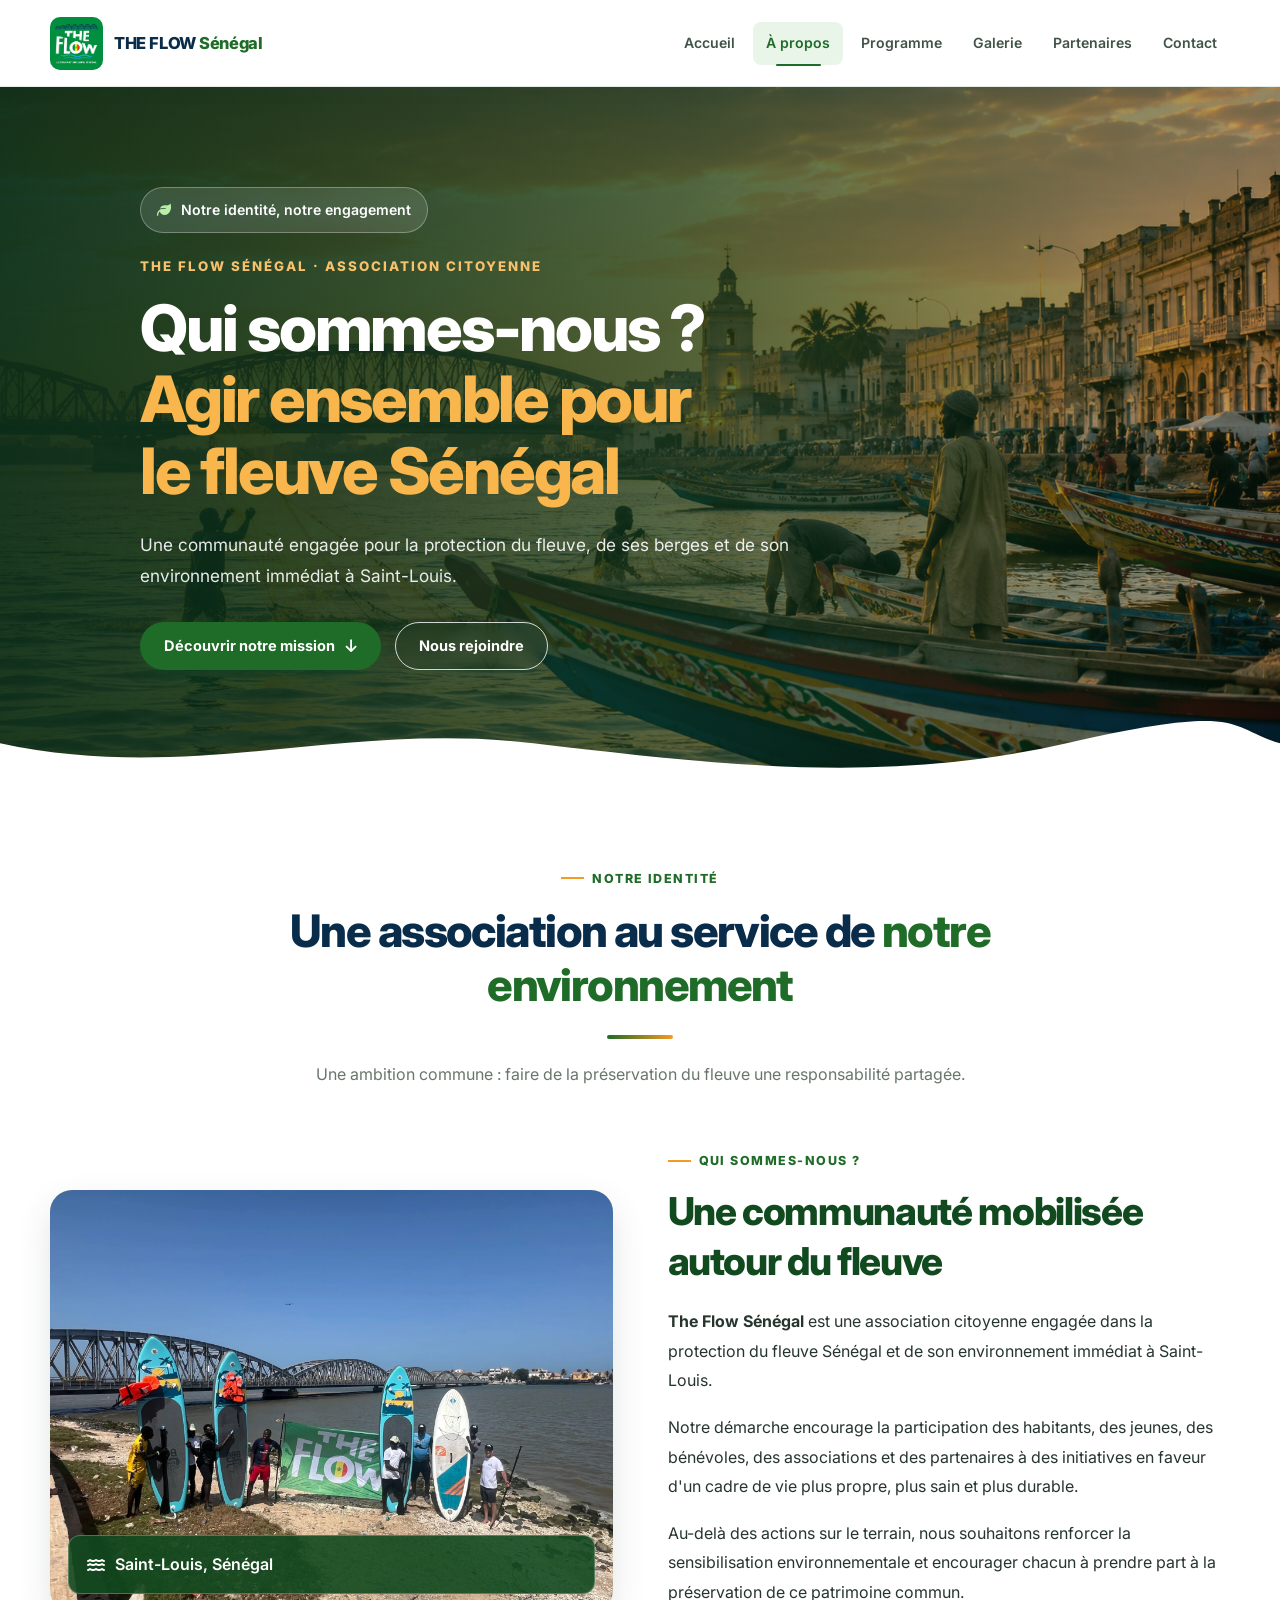
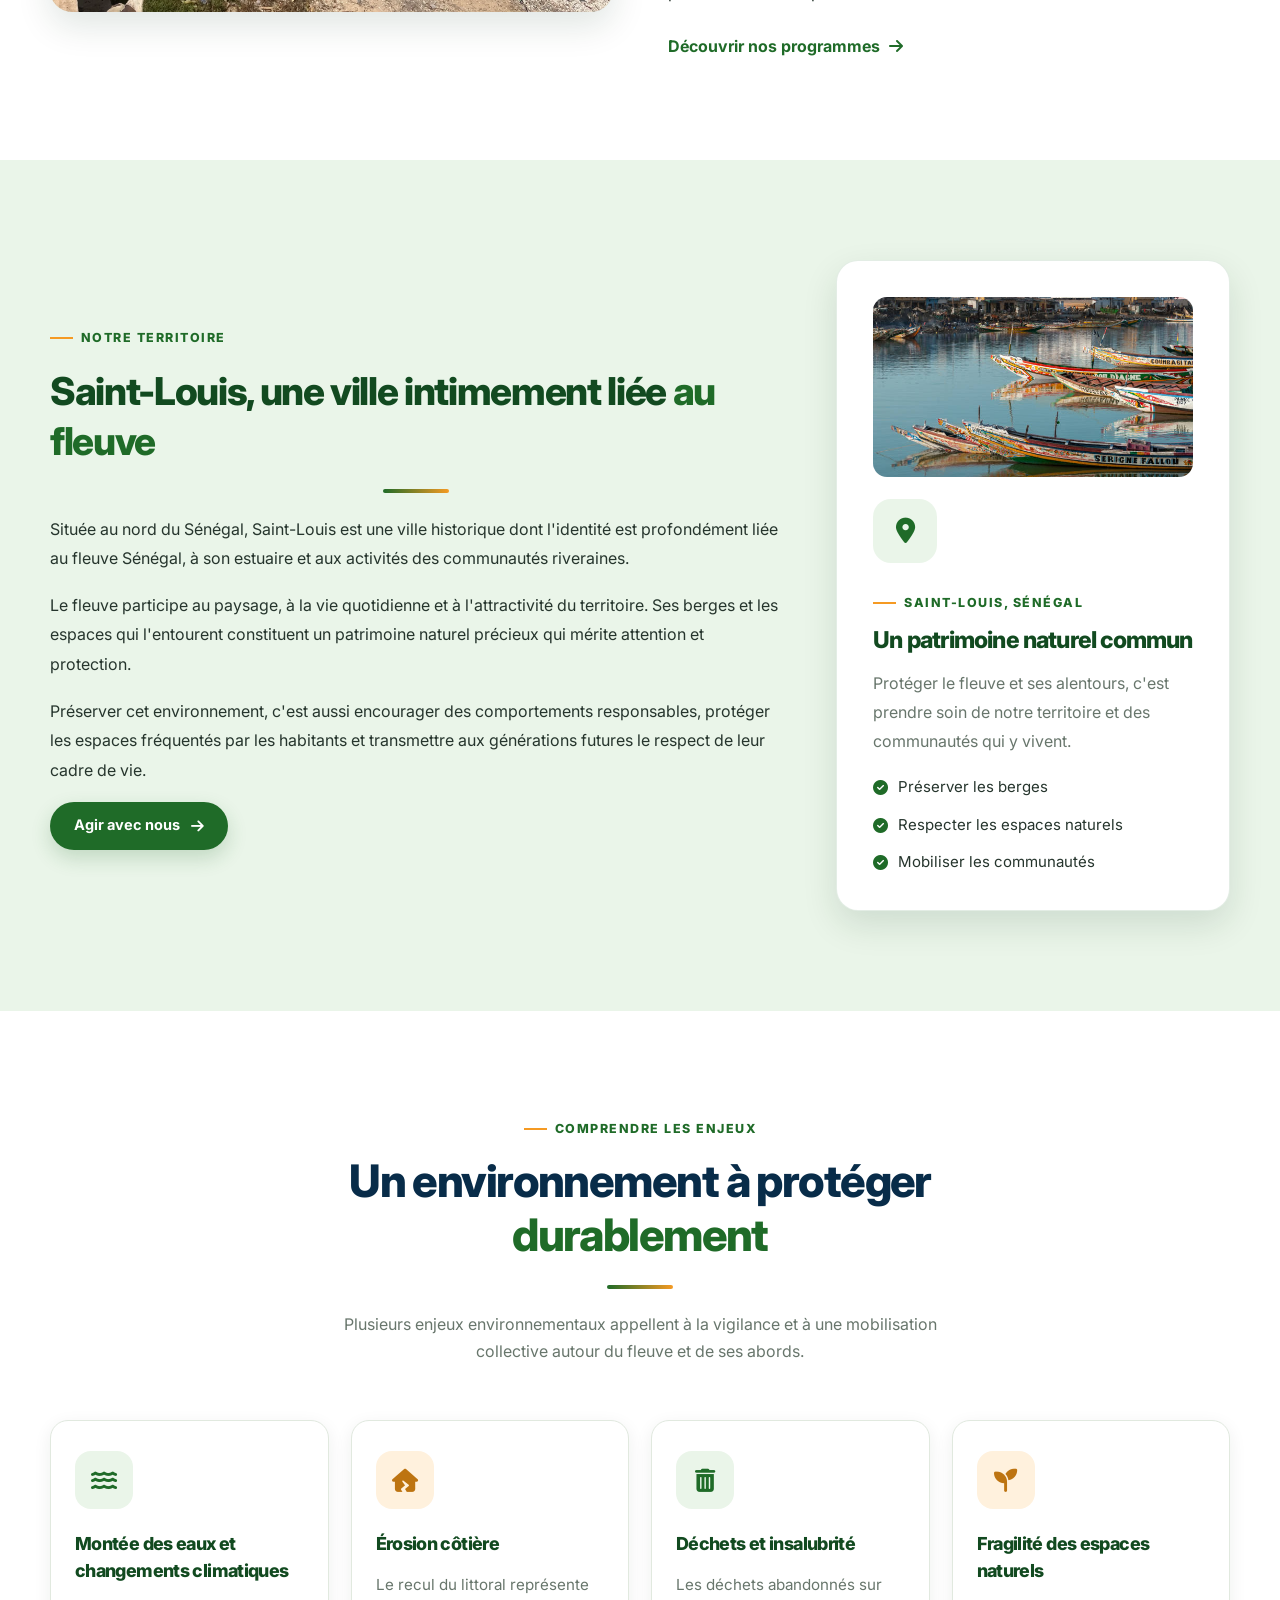
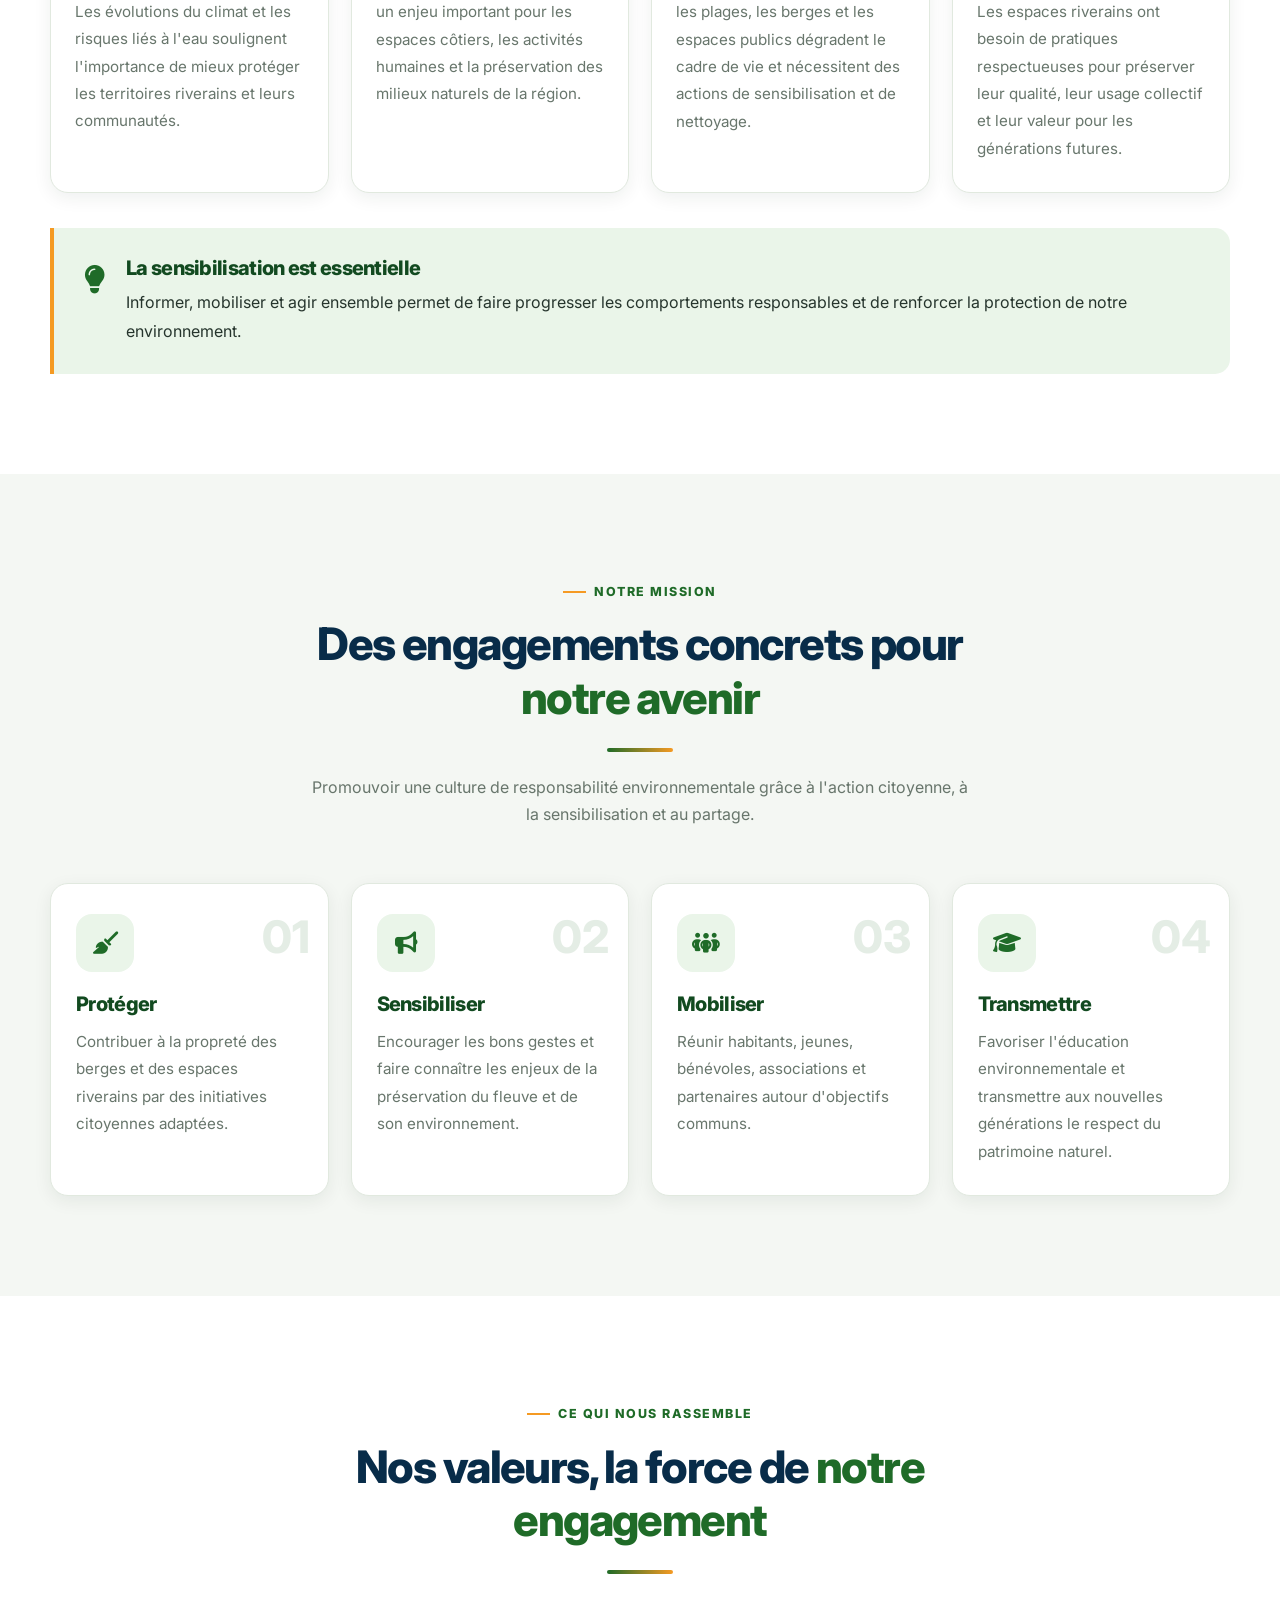
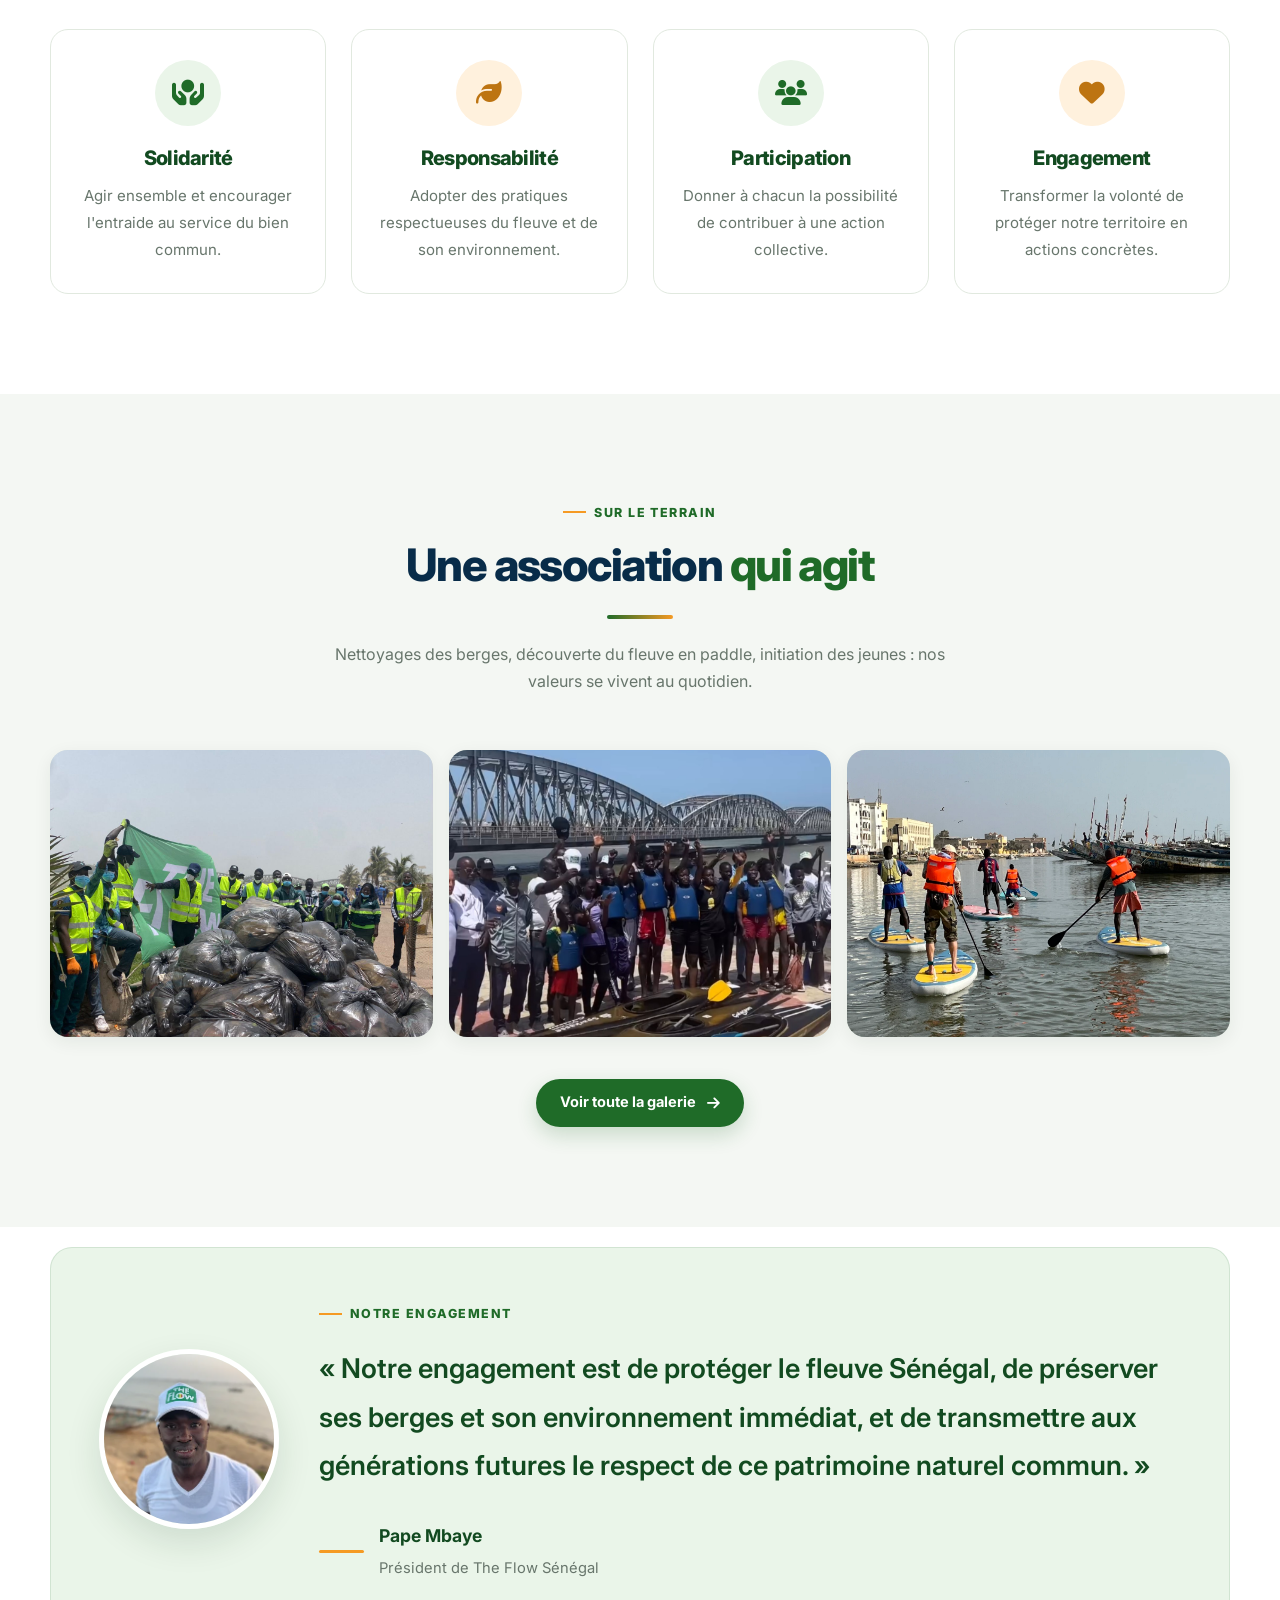
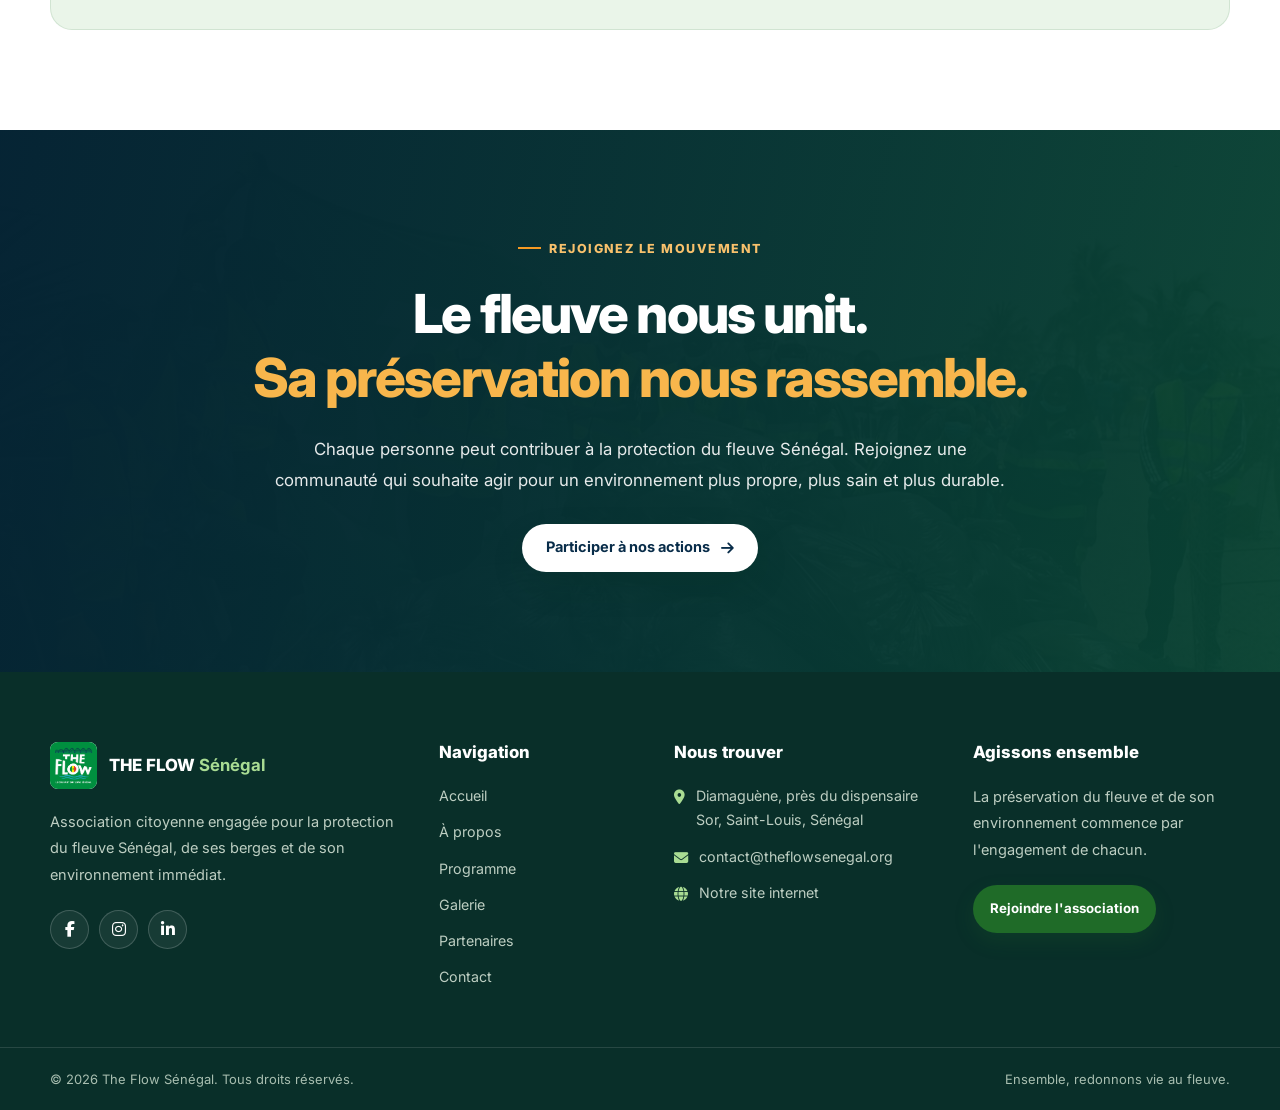
<file: apropos.html>
<!DOCTYPE html>
<html lang="fr">
<head>
  <meta charset="UTF-8">
  <meta name="viewport" content="width=device-width, initial-scale=1.0">

  <meta name="description" content="Découvrez The Flow Sénégal, son histoire, sa mission, ses objectifs et ses actions citoyennes pour préserver le fleuve Sénégal et son environnement à Saint-Louis.">
  <meta name="theme-color" content="#14532d">
  <meta name="author" content="The Flow Sénégal">

  <title>À propos | The Flow Sénégal</title>

  <link rel="preconnect" href="https://fonts.googleapis.com">
  <link rel="preconnect" href="https://fonts.gstatic.com" crossorigin>

  <link href="https://fonts.googleapis.com/css2?family=Inter:wght@400;500;600;700;800&display=swap" rel="stylesheet">
  <link rel="stylesheet" href="https://cdnjs.cloudflare.com/ajax/libs/font-awesome/6.5.2/css/all.min.css">
  <link rel="stylesheet" href="CSS/style.css">
</head>

<body>

  <!-- EN-TÊTE COMMUN -->
  <header class="site-header">
    <div class="container header-container">

      <a href="index.html" class="logo" aria-label="The Flow Sénégal, accueil">
        <img src="images/logoTFS.jpeg" alt="Logo The Flow Sénégal" class="logo-image" width="53" height="53">
        <span class="logo-text">
          THE FLOW <span class="accent">Sénégal</span>
        </span>
      </a>

      <button class="mobile-toggle" type="button"
        aria-label="Ouvrir le menu"
        aria-expanded="false"
        aria-controls="mainNavigation">
        <i class="fas fa-bars" aria-hidden="true"></i>
      </button>

      <nav class="main-nav" id="mainNavigation" aria-label="Navigation principale">
        <ul class="nav-list">
          <li><a href="index.html" class="nav-link">Accueil</a></li>
          <li><a href="apropos.html" class="nav-link active" aria-current="page">À propos</a></li>
          <li><a href="programme.html" class="nav-link">Programme</a></li>
          <li><a href="galerie.html" class="nav-link">Galerie</a></li>
          <li><a href="partenaires.html" class="nav-link">Partenaires</a></li>
          <li><a href="contact.html" class="nav-link">Contact</a></li>
        </ul>
      </nav>

    </div>
  </header>

  <main>

    <!-- BANNIÈRE DE LA PAGE -->
    <section class="about-hero">
      <div class="about-hero-overlay"></div>

      <div class="container about-hero-content">
        <span class="hero-badge">
          <i class="fas fa-leaf" aria-hidden="true"></i>
          Notre identité, notre engagement
        </span>

        <p class="hero-eyebrow">THE FLOW SÉNÉGAL · ASSOCIATION CITOYENNE</p>

        <h1 class="hero-title">
          Qui sommes-nous ?
          <span class="highlight">Agir ensemble pour le fleuve Sénégal</span>
        </h1>

        <p class="hero-subtitle">
          Une communauté engagée pour la protection du fleuve, de ses berges
          et de son environnement immédiat à Saint-Louis.
        </p>

        <div class="hero-buttons">
          <a href="#notre-mission" class="btn btn-primary">
            Découvrir notre mission
            <i class="fas fa-arrow-down" aria-hidden="true"></i>
          </a>

          <a href="contact.html" class="btn btn-outline">
            Nous rejoindre
          </a>
        </div>
      </div>

      <div class="hero-wave" aria-hidden="true">
        <svg viewBox="0 0 1200 100" preserveAspectRatio="none">
          <path d="M0,35 C180,90 320,5 500,35 S830,90 1000,35 S1150,15 1200,35 L1200,100 L0,100 Z"></path>
        </svg>
      </div>
    </section>

    <!-- PRÉSENTATION -->
    <section class="section about-intro" id="notre-identite">
      <div class="container">

        <div class="section-header">
          <span class="section-tag">Notre identité</span>
          <h2>Une association au service de <span class="accent-text">notre environnement</span></h2>
          <div class="divider"></div>
          <p>
            Une ambition commune : faire de la préservation du fleuve
            une responsabilité partagée.
          </p>
        </div>

        <div class="about-intro-grid">
          <div class="about-intro-image">
            <img
              src="images/pont.webp"
              alt="Membres de The Flow Sénégal avec leurs paddles et la bannière de l'association devant le pont Faidherbe"
              width="1920" height="1440"
              loading="lazy"
            >
            <div class="about-image-caption">
              <i class="fas fa-water" aria-hidden="true"></i>
              Saint-Louis, Sénégal
            </div>
          </div>

          <div class="about-intro-copy">
            <span class="section-tag">Qui sommes-nous ?</span>
            <h3>Une communauté mobilisée autour du fleuve</h3>

            <p>
              <strong>The Flow Sénégal</strong> est une association citoyenne
              engagée dans la protection du fleuve Sénégal et de son
              environnement immédiat à Saint-Louis.
            </p>

            <p>
              Notre démarche encourage la participation des habitants,
              des jeunes, des bénévoles, des associations et des partenaires
              à des initiatives en faveur d'un cadre de vie plus propre,
              plus sain et plus durable.
            </p>

            <p>
              Au-delà des actions sur le terrain, nous souhaitons renforcer
              la sensibilisation environnementale et encourager chacun
              à prendre part à la préservation de ce patrimoine commun.
            </p>

            <a href="programme.html" class="text-link">
              Découvrir nos programmes
              <i class="fas fa-arrow-right" aria-hidden="true"></i>
            </a>
          </div>
        </div>

      </div>
    </section>

    <!-- SAINT-LOUIS -->
    <section class="section about-territory">
      <div class="container">

        <div class="about-territory-grid">
          <div class="about-territory-copy">
            <span class="section-tag">Notre territoire</span>
            <h2>Saint-Louis, une ville intimement liée <span class="accent-text">au fleuve</span></h2>
            <div class="divider"></div>

            <p>
              Située au nord du Sénégal, Saint-Louis est une ville historique
              dont l'identité est profondément liée au fleuve Sénégal,
              à son estuaire et aux activités des communautés riveraines.
            </p>

            <p>
              Le fleuve participe au paysage, à la vie quotidienne et à
              l'attractivité du territoire. Ses berges et les espaces qui
              l'entourent constituent un patrimoine naturel précieux qui
              mérite attention et protection.
            </p>

            <p>
              Préserver cet environnement, c'est aussi encourager des
              comportements responsables, protéger les espaces fréquentés
              par les habitants et transmettre aux générations futures
              le respect de leur cadre de vie.
            </p>

            <a href="contact.html" class="btn btn-primary">
              Agir avec nous
              <i class="fas fa-arrow-right" aria-hidden="true"></i>
            </a>
          </div>

          <div class="about-territory-panel">
            <img src="images/saintlouis.jpg" alt="Pirogues colorées sur le fleuve à Saint-Louis"
                 class="territory-photo" width="612" height="410" loading="lazy">
            <div class="territory-icon">
              <i class="fas fa-location-dot" aria-hidden="true"></i>
            </div>
            <span class="section-tag">Saint-Louis, Sénégal</span>
            <h3>Un patrimoine naturel commun</h3>
            <p>
              Protéger le fleuve et ses alentours, c'est prendre soin
              de notre territoire et des communautés qui y vivent.
            </p>

            <ul class="check-list">
              <li><i class="fas fa-circle-check" aria-hidden="true"></i> Préserver les berges</li>
              <li><i class="fas fa-circle-check" aria-hidden="true"></i> Respecter les espaces naturels</li>
              <li><i class="fas fa-circle-check" aria-hidden="true"></i> Mobiliser les communautés</li>
            </ul>
          </div>
        </div>

      </div>
    </section>

    <!-- LES MENACES ENVIRONNEMENTALES -->
    <section class="section about-threats" id="enjeux">
      <div class="container">

        <div class="section-header">
          <span class="section-tag">Comprendre les enjeux</span>
          <h2>Un environnement à protéger <span class="accent-text">durablement</span></h2>
          <div class="divider"></div>
          <p>
            Plusieurs enjeux environnementaux appellent à la vigilance
            et à une mobilisation collective autour du fleuve et de ses abords.
          </p>
        </div>

        <div class="about-threats-grid">

          <article class="about-threat-card">
            <div class="about-threat-icon">
              <i class="fas fa-water" aria-hidden="true"></i>
            </div>
            <h3>Montée des eaux et changements climatiques</h3>
            <p>
              Les évolutions du climat et les risques liés à l'eau
              soulignent l'importance de mieux protéger les territoires
              riverains et leurs communautés.
            </p>
          </article>

          <article class="about-threat-card">
            <div class="about-threat-icon">
              <i class="fas fa-house-crack" aria-hidden="true"></i>
            </div>
            <h3>Érosion côtière</h3>
            <p>
              Le recul du littoral représente un enjeu important pour
              les espaces côtiers, les activités humaines et la préservation
              des milieux naturels de la région.
            </p>
          </article>

          <article class="about-threat-card">
            <div class="about-threat-icon">
              <i class="fas fa-trash-can" aria-hidden="true"></i>
            </div>
            <h3>Déchets et insalubrité</h3>
            <p>
              Les déchets abandonnés sur les plages, les berges et les
              espaces publics dégradent le cadre de vie et nécessitent
              des actions de sensibilisation et de nettoyage.
            </p>
          </article>

          <article class="about-threat-card">
            <div class="about-threat-icon">
              <i class="fas fa-seedling" aria-hidden="true"></i>
            </div>
            <h3>Fragilité des espaces naturels</h3>
            <p>
              Les espaces riverains ont besoin de pratiques respectueuses
              pour préserver leur qualité, leur usage collectif et leur
              valeur pour les générations futures.
            </p>
          </article>

        </div>

        <div class="about-awareness">
          <div class="about-awareness-icon">
            <i class="fas fa-lightbulb" aria-hidden="true"></i>
          </div>
          <div>
            <h3>La sensibilisation est essentielle</h3>
            <p>
              Informer, mobiliser et agir ensemble permet de faire progresser
              les comportements responsables et de renforcer la protection
              de notre environnement.
            </p>
          </div>
        </div>

      </div>
    </section>

    <!-- NOTRE MISSION -->
    <section class="section about-mission" id="notre-mission">
      <div class="container">

        <div class="section-header">
          <span class="section-tag">Notre mission</span>
          <h2>Des engagements concrets pour <span class="accent-text">notre avenir</span></h2>
          <div class="divider"></div>
          <p>
            Promouvoir une culture de responsabilité environnementale
            grâce à l'action citoyenne, à la sensibilisation et au partage.
          </p>
        </div>

        <div class="about-mission-grid">

          <article class="about-mission-card">
            <span class="about-mission-number">01</span>
            <div class="about-mission-icon">
              <i class="fas fa-broom" aria-hidden="true"></i>
            </div>
            <h3>Protéger</h3>
            <p>
              Contribuer à la propreté des berges et des espaces riverains
              par des initiatives citoyennes adaptées.
            </p>
          </article>

          <article class="about-mission-card">
            <span class="about-mission-number">02</span>
            <div class="about-mission-icon">
              <i class="fas fa-bullhorn" aria-hidden="true"></i>
            </div>
            <h3>Sensibiliser</h3>
            <p>
              Encourager les bons gestes et faire connaître les enjeux
              de la préservation du fleuve et de son environnement.
            </p>
          </article>

          <article class="about-mission-card">
            <span class="about-mission-number">03</span>
            <div class="about-mission-icon">
              <i class="fas fa-people-group" aria-hidden="true"></i>
            </div>
            <h3>Mobiliser</h3>
            <p>
              Réunir habitants, jeunes, bénévoles, associations et partenaires
              autour d'objectifs communs.
            </p>
          </article>

          <article class="about-mission-card">
            <span class="about-mission-number">04</span>
            <div class="about-mission-icon">
              <i class="fas fa-graduation-cap" aria-hidden="true"></i>
            </div>
            <h3>Transmettre</h3>
            <p>
              Favoriser l'éducation environnementale et transmettre aux
              nouvelles générations le respect du patrimoine naturel.
            </p>
          </article>

        </div>
      </div>
    </section>

    <!-- NOS VALEURS -->
    <section class="section about-values">
      <div class="container">

        <div class="section-header">
          <span class="section-tag">Ce qui nous rassemble</span>
          <h2>Nos valeurs, la force de <span class="accent-text">notre engagement</span></h2>
          <div class="divider"></div>
        </div>

        <div class="about-values-grid">

          <div class="about-value">
            <i class="fas fa-hands-holding-circle" aria-hidden="true"></i>
            <h3>Solidarité</h3>
            <p>Agir ensemble et encourager l'entraide au service du bien commun.</p>
          </div>

          <div class="about-value">
            <i class="fas fa-leaf" aria-hidden="true"></i>
            <h3>Responsabilité</h3>
            <p>Adopter des pratiques respectueuses du fleuve et de son environnement.</p>
          </div>

          <div class="about-value">
            <i class="fas fa-users" aria-hidden="true"></i>
            <h3>Participation</h3>
            <p>Donner à chacun la possibilité de contribuer à une action collective.</p>
          </div>

          <div class="about-value">
            <i class="fas fa-heart" aria-hidden="true"></i>
            <h3>Engagement</h3>
            <p>Transformer la volonté de protéger notre territoire en actions concrètes.</p>
          </div>

        </div>
      </div>
    </section>

    <!-- SUR LE TERRAIN -->
    <section class="section gallery-section about-field">
      <div class="container">

        <div class="section-header">
          <span class="section-tag">Sur le terrain</span>
          <h2>Une association <span class="accent-text">qui agit</span></h2>
          <div class="divider"></div>
          <p>Nettoyages des berges, découverte du fleuve en paddle, initiation des jeunes : nos valeurs se vivent au quotidien.</p>
        </div>

        <div class="gallery-grid gallery-3">
          <a href="galerie.html" class="gallery-item"><img src="images/WhatsApp%20Image%202026-09-25%20at%2017.15.31%20%283%29.jpeg" alt="Bénévoles et sacs de déchets collectés sur les berges" loading="lazy" width="1280" height="960"></a>
          <a href="galerie.html" class="gallery-item"><img src="images/WhatsApp%20Image%202026-10-07%20at%2021.05.32%20%281%29.jpeg" alt="Jeunes et encadrants devant le pont Faidherbe avec leurs kayaks" loading="lazy" width="1080" height="1125"></a>
          <a href="galerie.html" class="gallery-item"><img src="images/flowban.webp" alt="Pagayeurs en paddle sur le fleuve à Saint-Louis" loading="lazy" width="1440" height="1440"></a>
        </div>

        <div class="section-action">
          <a href="galerie.html" class="btn btn-primary">Voir toute la galerie <i class="fas fa-arrow-right" aria-hidden="true"></i></a>
        </div>
      </div>
    </section>

    <!-- LE PRÉSIDENT -->
    <section class="section about-president">
      <div class="container">

        <div class="about-president-card">
          <img src="images/papembaye.webp" alt="Pape Mbaye, président de The Flow Sénégal"
               class="about-president-photo" width="347" height="347" loading="lazy">

          <div class="about-president-content">
            <span class="section-tag">Notre engagement</span>
            <blockquote>
              « Notre engagement est de protéger le fleuve Sénégal,
              de préserver ses berges et son environnement immédiat,
              et de transmettre aux générations futures le respect
              de ce patrimoine naturel commun. »
            </blockquote>

            <div class="about-president-signature">
              <span class="about-president-line"></span>
              <div>
                <strong>Pape Mbaye</strong>
                <span>Président de The Flow Sénégal</span>
              </div>
            </div>
          </div>
        </div>

      </div>
    </section>

    <!-- APPEL À L'ACTION -->
    <section class="commitment-section about-cta">
      <div class="commitment-overlay"></div>

      <div class="container commitment-content">
        <span class="section-tag">Rejoignez le mouvement</span>

        <h2>
          Le fleuve nous unit.<br>
          <span>Sa préservation nous rassemble.</span>
        </h2>

        <p>
          Chaque personne peut contribuer à la protection du fleuve Sénégal.
          Rejoignez une communauté qui souhaite agir pour un environnement
          plus propre, plus sain et plus durable.
        </p>

        <a href="contact.html" class="btn btn-light">
          Participer à nos actions
          <i class="fas fa-arrow-right" aria-hidden="true"></i>
        </a>
      </div>
    </section>

  </main>

  <!-- PIED DE PAGE COMMUN -->
  <footer class="site-footer">
    <div class="container footer-container">

      <div class="footer-col footer-about">
        <a href="index.html" class="footer-brand">
          <img src="images/logoTFS.jpeg" alt="" class="footer-logo" width="47" height="47" loading="lazy">
          <span>THE FLOW <strong>Sénégal</strong></span>
        </a>

        <p>
          Association citoyenne engagée pour la protection du fleuve Sénégal,
          de ses berges et de son environnement immédiat.
        </p>

        <div class="social-links">
          <!-- Remplacer les # par les liens officiels -->
          <a href="#" aria-label="Facebook"><i class="fab fa-facebook-f" aria-hidden="true"></i></a>
          <a href="#" aria-label="Instagram"><i class="fab fa-instagram" aria-hidden="true"></i></a>
          <a href="#" aria-label="LinkedIn"><i class="fab fa-linkedin-in" aria-hidden="true"></i></a>
        </div>
      </div>

      <div class="footer-col">
        <h3>Navigation</h3>
        <ul>
          <li><a href="index.html">Accueil</a></li>
          <li><a href="apropos.html" aria-current="page">À propos</a></li>
          <li><a href="programme.html">Programme</a></li>
          <li><a href="galerie.html">Galerie</a></li>
          <li><a href="partenaires.html">Partenaires</a></li>
          <li><a href="contact.html">Contact</a></li>
        </ul>
      </div>

      <div class="footer-col">
        <h3>Nous trouver</h3>
        <ul class="contact-list">
          <li>
            <i class="fas fa-location-dot" aria-hidden="true"></i>
            <span>Diamaguène, près du dispensaire Sor, Saint-Louis, Sénégal</span>
          </li>
          <li>
            <i class="fas fa-envelope" aria-hidden="true"></i>
            <a href="mailto:contact@theflowsenegal.org">contact@theflowsenegal.org</a>
          </li>
          <li>
            <i class="fas fa-globe" aria-hidden="true"></i>
            <a href="https://theflowsenegal.onrender.com/" target="_blank" rel="noopener noreferrer">
              Notre site internet
            </a>
          </li>
        </ul>
      </div>

      <div class="footer-col footer-join">
        <h3>Agissons ensemble</h3>
        <p>
          La préservation du fleuve et de son environnement commence
          par l'engagement de chacun.
        </p>
        <a href="contact.html" class="btn btn-primary">Rejoindre l'association</a>
      </div>

    </div>

    <div class="footer-bottom">
      <div class="container footer-bottom-inner">
        <p>&copy; 2026 The Flow Sénégal. Tous droits réservés.</p>
        <p>Ensemble, redonnons vie au fleuve.</p>
      </div>
    </div>
  </footer>

  <script src="JS/main.js"></script>
</body>
</html>
</file>
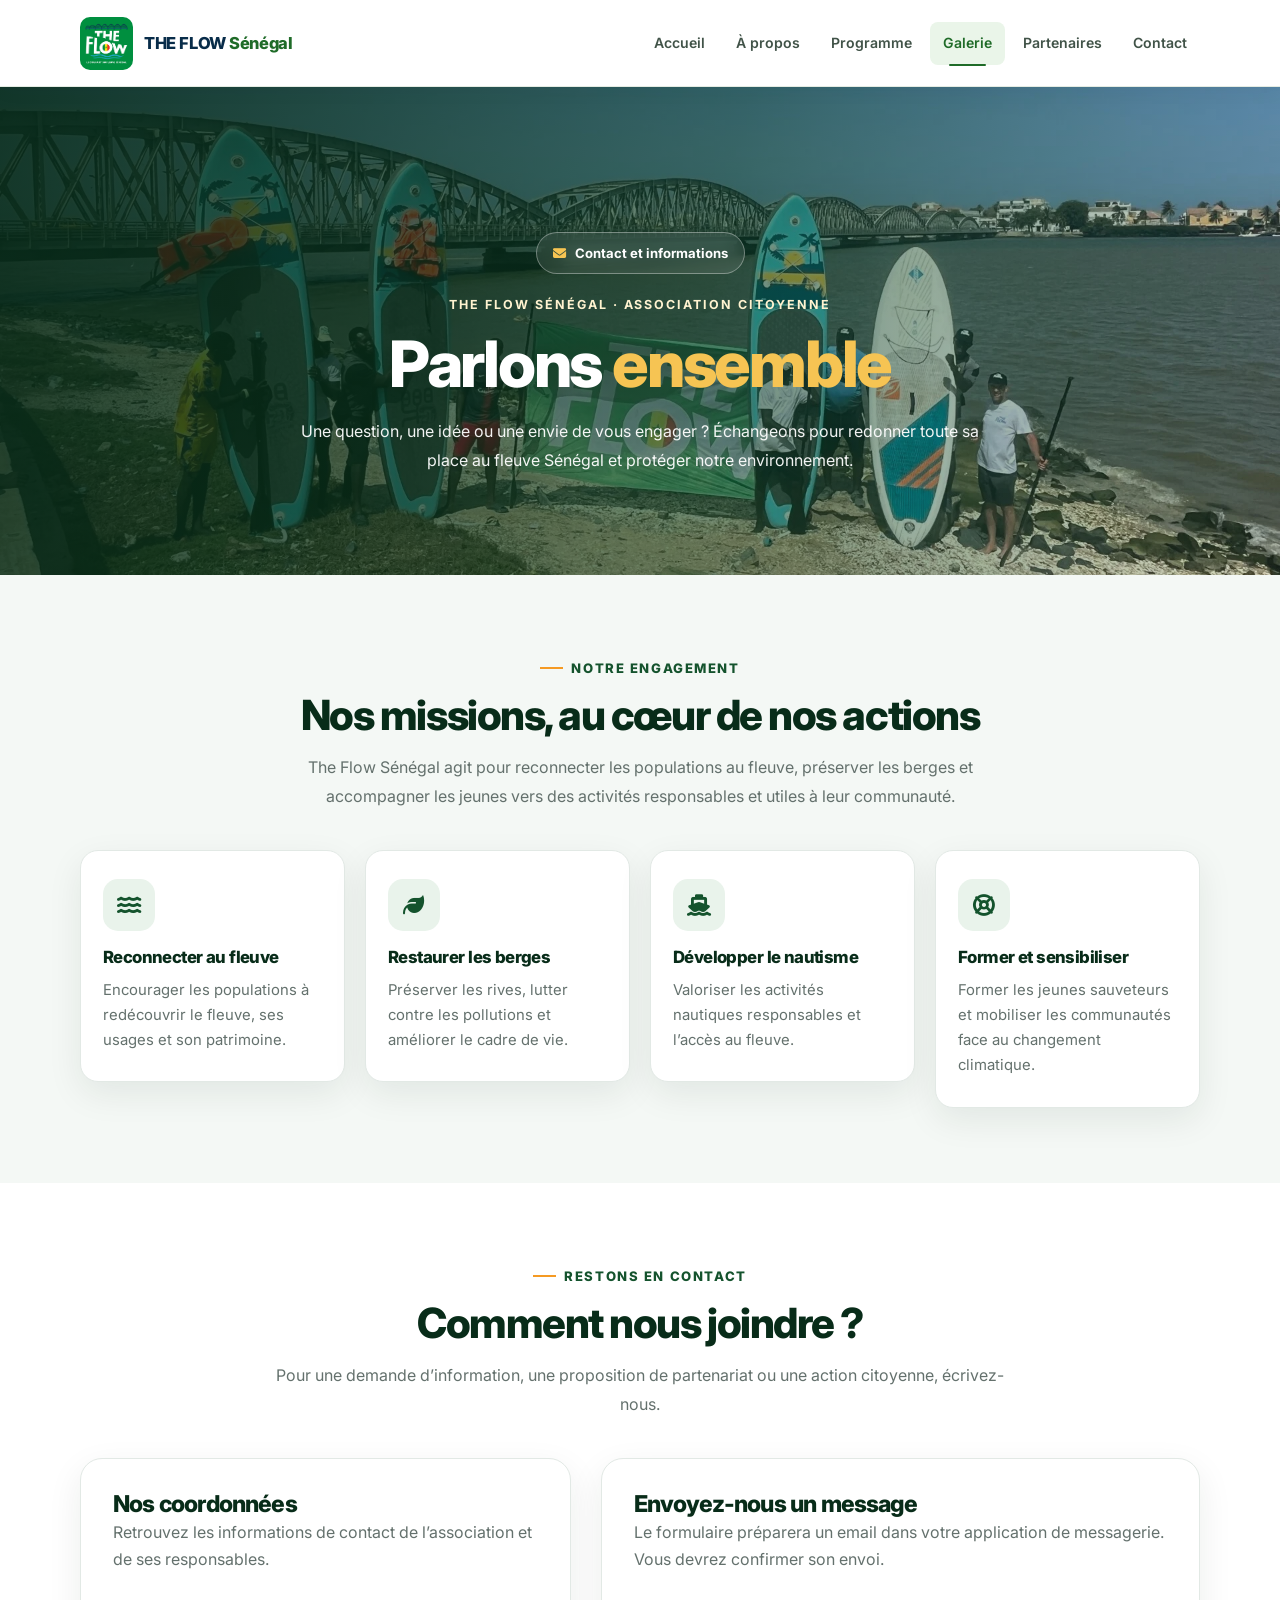
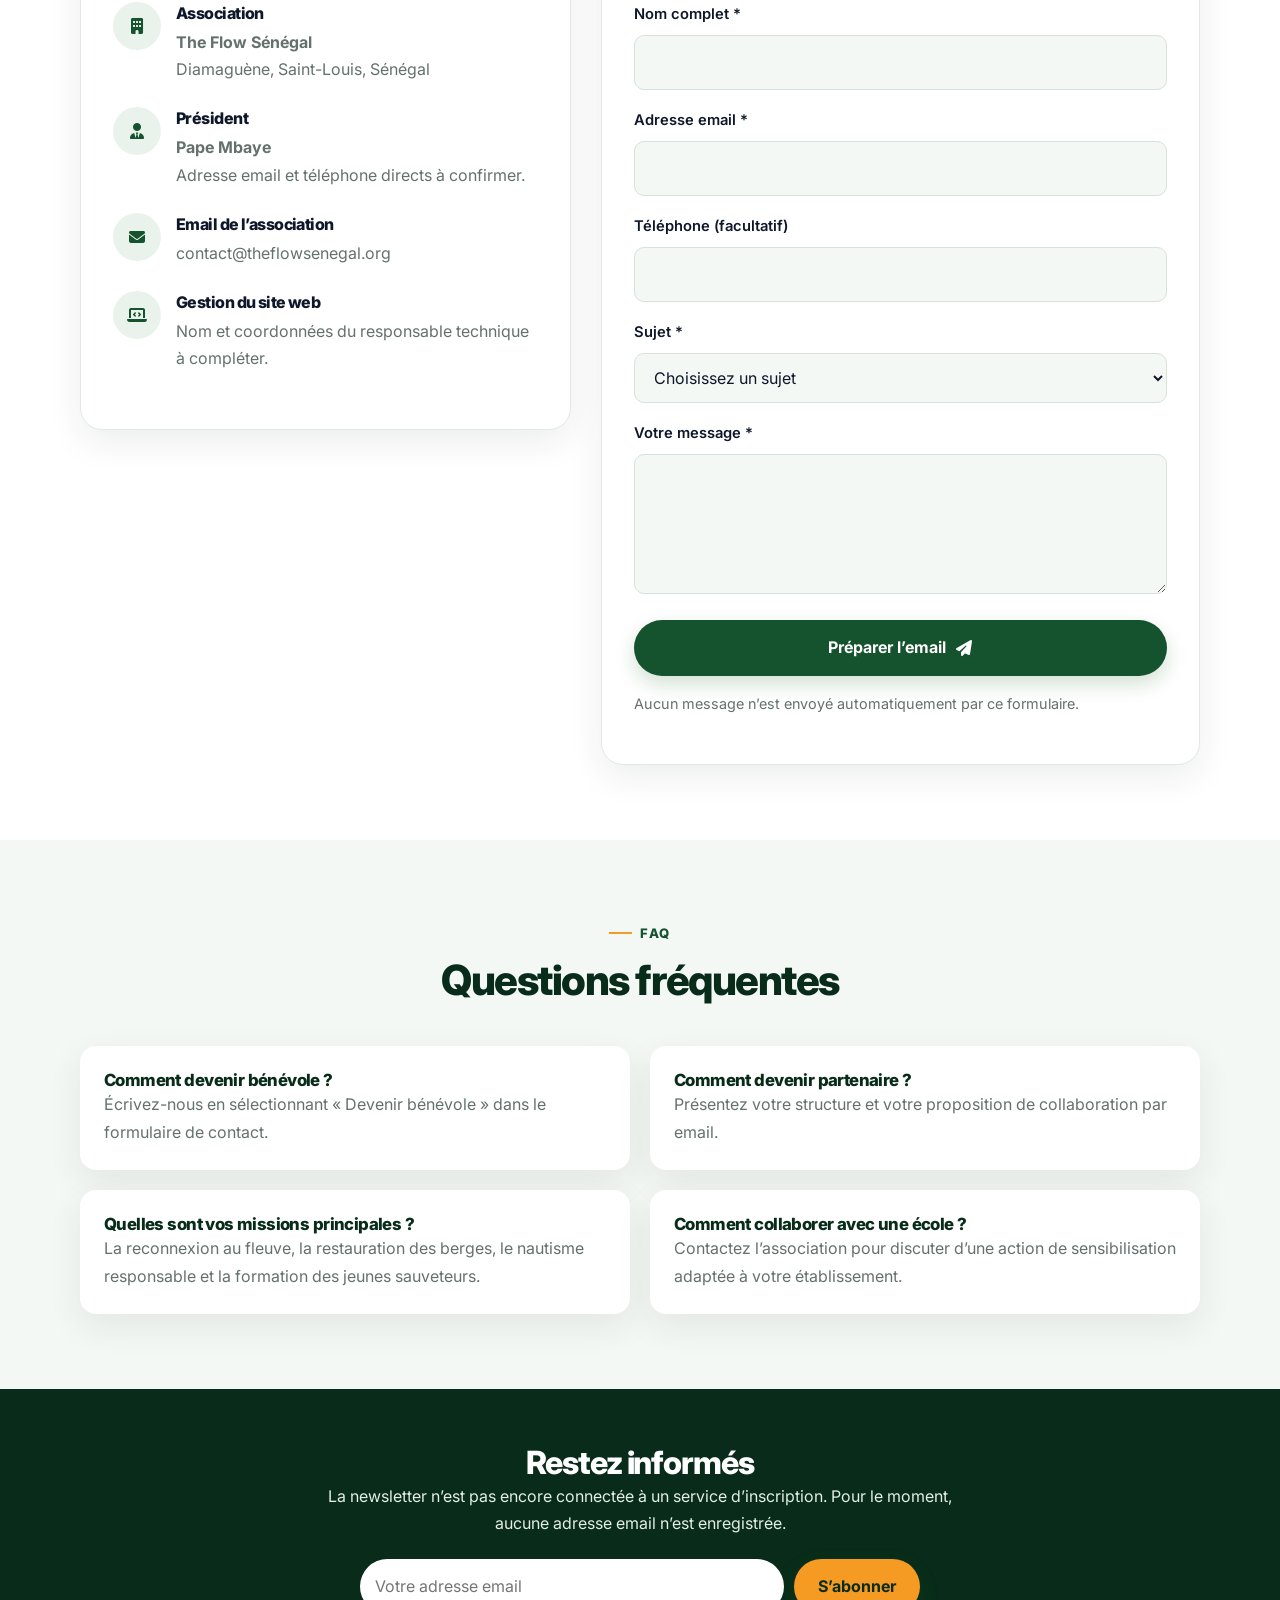
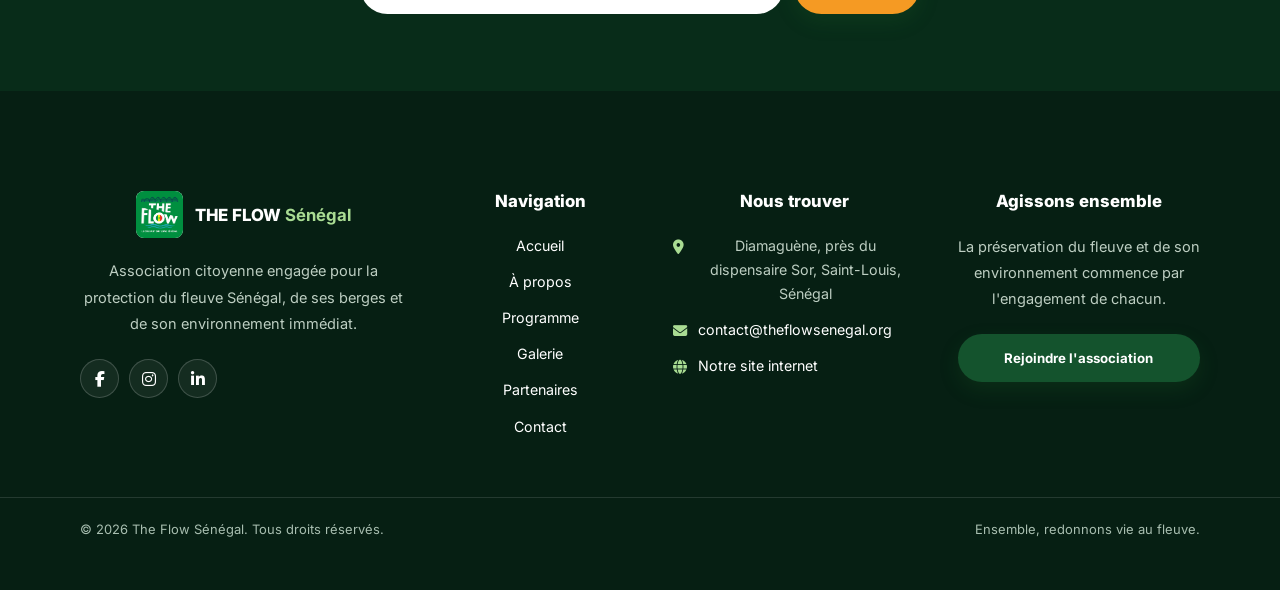
<file: contact.html>
<!DOCTYPE html>
<html lang="fr">
<head>
  <meta charset="UTF-8">
  <meta name="viewport" content="width=device-width, initial-scale=1.0">
  <meta name="description" content="Contactez The Flow Sénégal, association citoyenne présidée par Pape Mbaye, engagée pour la protection du fleuve Sénégal et de ses berges.">
  <title>The Flow Sénégal | Contact</title>

  <link rel="preconnect" href="https://fonts.googleapis.com">
  <link href="https://fonts.googleapis.com/css2?family=Inter:wght@400;500;600;700;800&display=swap" rel="stylesheet">
  <link rel="stylesheet" href="https://cdnjs.cloudflare.com/ajax/libs/font-awesome/6.5.2/css/all.min.css">
  <link rel="stylesheet" href="CSS/style.css">

  <style>
    :root {
      --primary: #14532d;
      --primary-dark: #082c19;
      --secondary: #f59a23;
      --accent: #f59a23;
      --light: #f4f8f5;
      --dark: #0f172a;
      --gray: #64716d;
      --white: #ffffff;
      --shadow: 0 12px 35px rgba(8, 44, 25, .08);
      --transition: all .25s ease;
    }

    * { box-sizing: border-box; }

    body {
      margin: 0;
      font-family: 'Inter', sans-serif;
      color: var(--dark);
    }

    .container {
      width: min(1120px, 92%);
      margin: auto;
    }

    .site-header {
      position: sticky;
      top: 0;
      z-index: 1000;
    }

    .contact-hero {
      min-height: 420px;
      padding: 145px 20px 100px;
      display: flex;
      align-items: center;
      justify-content: center;
      position: relative;
      isolation: isolate;
      overflow: hidden;
      text-align: center;
      color: white;
      background:
        linear-gradient(100deg,
          rgba(8, 44, 25, .90) 0%,
          rgba(12, 60, 32, .60) 55%,
          rgba(20, 83, 45, .15) 100%),
        url("images/pont.webp") center 62% / cover no-repeat;
    }

    .hero-content {
      position: relative;
      z-index: 2;
      max-width: 850px;
      margin: auto;
    }

    .hero-badge {
      display: inline-flex;
      align-items: center;
      gap: 9px;
      padding: 9px 16px;
      margin-bottom: 20px;
      border: 1px solid rgba(255,255,255,.35);
      border-radius: 999px;
      background: rgba(255,255,255,.1);
      font-size: .82rem;
      font-weight: 700;
    }

    .hero-badge i { color: #f6c453; }

    .hero-eyebrow {
      margin-bottom: 12px;
      color: #fff3d0;
      font-size: .78rem;
      font-weight: 700;
      letter-spacing: .16em;
      text-transform: uppercase;
    }

    .contact-hero h1 {
      margin: 0 0 18px;
      font-size: clamp(2.3rem, 5vw, 4rem);
      line-height: 1.12;
      font-weight: 800;
      color: white;
    }

    .contact-hero h1 span { color: #f6c453; }

    .contact-hero p {
      max-width: 720px;
      margin: auto;
      color: rgba(255,255,255,.94);
      line-height: 1.8;
    }

    .section { padding: 75px 0; }
    .mission-section { background: var(--light); }

    .section-heading {
      max-width: 760px;
      margin: 0 auto 40px;
      text-align: center;
    }

    .section-tag {
      color: var(--primary);
      font-size: .82rem;
      font-weight: 800;
      letter-spacing: .12em;
      text-transform: uppercase;
    }

    .section-heading h2 {
      margin: 12px 0;
      color: var(--primary-dark);
      font-size: clamp(1.8rem, 4vw, 2.6rem);
    }

    .section-heading p {
      color: var(--gray);
      line-height: 1.8;
    }

    .mission-grid {
      display: grid;
      grid-template-columns: repeat(4, 1fr);
      gap: 20px;
    }

    .mission-card {
      padding: 28px 22px;
      border: 1px solid #e2e9e5;
      border-radius: 18px;
      background: white;
      box-shadow: var(--shadow);
      transition: var(--transition);
    }

    .mission-card:hover { transform: translateY(-5px); }

    .mission-card > i {
      display: grid;
      width: 52px;
      height: 52px;
      place-items: center;
      margin-bottom: 16px;
      border-radius: 15px;
      background: #e9f3eb;
      color: var(--primary);
      font-size: 1.35rem;
    }

    .mission-card h3 {
      margin: 0 0 10px;
      color: var(--primary-dark);
      font-size: 1.05rem;
    }

    .mission-card p {
      margin: 0;
      color: var(--gray);
      font-size: .93rem;
      line-height: 1.7;
    }

    .contact-grid {
      display: grid;
      grid-template-columns: .9fr 1.1fr;
      gap: 30px;
      align-items: start;
    }

    .contact-box {
      padding: 32px;
      border: 1px solid #e2e9e5;
      border-radius: 22px;
      background: white;
      box-shadow: var(--shadow);
    }

    .contact-box h2 {
      margin-top: 0;
      color: var(--primary-dark);
      font-size: 1.45rem;
    }

    .box-intro {
      margin-bottom: 28px;
      color: var(--gray);
      line-height: 1.7;
    }

    .contact-item {
      display: flex;
      align-items: flex-start;
      gap: 15px;
      margin: 24px 0;
    }

    .contact-icon {
      display: grid;
      flex-shrink: 0;
      width: 48px;
      height: 48px;
      place-items: center;
      border-radius: 50%;
      background: #e9f3eb;
      color: var(--primary);
    }

    .contact-item h3 {
      margin: 2px 0 6px;
      font-size: 1rem;
    }

    .contact-item p,
    .contact-item a {
      margin: 0;
      color: var(--gray);
      line-height: 1.7;
      overflow-wrap: anywhere;
    }

    .contact-item a { text-decoration: none; }
    .contact-item a:hover { color: var(--primary); }

    .form-group { margin-bottom: 18px; }

    .form-group label {
      display: block;
      margin-bottom: 8px;
      font-size: .92rem;
      font-weight: 600;
    }

    .form-group input,
    .form-group select,
    .form-group textarea {
      width: 100%;
      padding: 13px 15px;
      border: 1px solid #d8e1db;
      border-radius: 10px;
      background: var(--light);
      color: var(--dark);
      font: inherit;
    }

    .form-group textarea {
      min-height: 140px;
      resize: vertical;
    }

    .form-group input:focus,
    .form-group select:focus,
    .form-group textarea:focus {
      outline: 2px solid var(--secondary);
      outline-offset: 2px;
    }

    .btn-primary {
      display: inline-flex;
      align-items: center;
      justify-content: center;
      gap: 10px;
      width: 100%;
      padding: 14px 22px;
      border: 0;
      border-radius: 999px;
      background: var(--primary);
      color: white;
      font: inherit;
      font-weight: 700;
      cursor: pointer;
      transition: var(--transition);
    }

    .btn-primary:hover {
      background: var(--primary-dark);
      transform: translateY(-2px);
    }

    .form-status {
      margin-top: 16px;
      color: var(--gray);
      font-size: .9rem;
      line-height: 1.7;
    }

    .faq-section { background: var(--light); }

    .faq-grid {
      display: grid;
      grid-template-columns: repeat(2, 1fr);
      gap: 20px;
    }

    .faq-item {
      padding: 24px;
      border-radius: 16px;
      background: white;
      box-shadow: var(--shadow);
    }

    .faq-item h3 {
      margin-top: 0;
      color: var(--primary-dark);
      font-size: 1.05rem;
    }

    .faq-item p {
      margin-bottom: 0;
      color: var(--gray);
      line-height: 1.75;
    }

    .newsletter {
      padding: 55px 20px;
      background: var(--primary-dark);
      color: white;
      text-align: center;
    }

    .newsletter h2 { margin-top: 0; font-size: 2rem; }

    .newsletter p {
      max-width: 650px;
      margin: 0 auto 22px;
      color: #e3eee5;
      line-height: 1.7;
    }

    .newsletter-form {
      display: flex;
      gap: 10px;
      max-width: 560px;
      margin: auto;
    }

    .newsletter-form input {
      flex: 1;
      min-width: 0;
      padding: 13px 15px;
      border: 0;
      border-radius: 999px;
      font: inherit;
    }

    .newsletter-form button {
      width: auto;
      padding-inline: 24px;
      background: var(--secondary);
      color: var(--primary-dark);
    }

    .site-footer {
      padding: 30px 0;
      background: #061f13;
      color: white;
      text-align: center;
    }

    .site-footer a { color: white; }

    @media (max-width: 900px) {
      .mission-grid { grid-template-columns: repeat(2, 1fr); }
      .contact-grid { grid-template-columns: 1fr; }
    }

    @media (max-width: 600px) {
      .contact-hero { min-height: 380px; padding: 125px 18px 85px; }
      .section { padding: 55px 0; }
      .mission-grid, .faq-grid { grid-template-columns: 1fr; }
      .contact-box { padding: 24px; }
      .newsletter-form { flex-direction: column; }
      .newsletter-form button { width: 100%; }
    }
  </style>
</head>

<body>

  <!-- En-tête : conserve ici le menu commun de ton site -->
  <header class="site-header">
   <!-- EN-TÊTE DU SITE -->
    <div class="container header-container">

      <a href="index.html" class="logo" aria-label="The Flow Sénégal, accueil">
        <img src="images/logoTFS.jpeg" alt="Logo The Flow Sénégal" class="logo-image" width="53" height="53">
        <span class="logo-text">
          THE FLOW <span class="accent">Sénégal</span>
        </span>
      </a>

      <button class="mobile-toggle" type="button"
        aria-label="Ouvrir le menu"
        aria-expanded="false"
        aria-controls="mainNavigation">
        <i class="fas fa-bars" aria-hidden="true"></i>
      </button>

      <nav class="main-nav" id="mainNavigation" aria-label="Navigation principale">
        <ul class="nav-list">
          <li><a href="index.html" class="nav-link">Accueil</a></li>
          <li><a href="apropos.html" class="nav-link">À propos</a></li>
          <li><a href="programme.html" class="nav-link">Programme</a></li>
          <li><a href="galerie.html" class="nav-link active" aria-current="page">Galerie</a></li>
          <li><a href="partenaires.html" class="nav-link">Partenaires</a></li>
          <li><a href="contact.html" class="nav-link">Contact</a></li>
        </ul>
      </nav>

    </div>

  </header>

  <main>
    <section class="contact-hero">
      <div class="hero-content">
        <span class="hero-badge">
          <i class="fas fa-envelope" aria-hidden="true"></i>
          Contact et informations
        </span>
        <div class="hero-eyebrow">THE FLOW SÉNÉGAL · ASSOCIATION CITOYENNE</div>
        <h1>Parlons <span>ensemble</span></h1>
        <p>
          Une question, une idée ou une envie de vous engager ?
          Échangeons pour redonner toute sa place au fleuve Sénégal
          et protéger notre environnement.
        </p>
      </div>
    </section>

    <section class="section mission-section">
      <div class="container">
        <div class="section-heading">
          <span class="section-tag">Notre engagement</span>
          <h2>Nos missions, au cœur de nos actions</h2>
          <p>
            The Flow Sénégal agit pour reconnecter les populations au fleuve,
            préserver les berges et accompagner les jeunes vers des activités
            responsables et utiles à leur communauté.
          </p>
        </div>

        <div class="mission-grid">
          <article class="mission-card">
            <i class="fas fa-water" aria-hidden="true"></i>
            <h3>Reconnecter au fleuve</h3>
            <p>Encourager les populations à redécouvrir le fleuve, ses usages et son patrimoine.</p>
          </article>

          <article class="mission-card">
            <i class="fas fa-leaf" aria-hidden="true"></i>
            <h3>Restaurer les berges</h3>
            <p>Préserver les rives, lutter contre les pollutions et améliorer le cadre de vie.</p>
          </article>

          <article class="mission-card">
            <i class="fas fa-ship" aria-hidden="true"></i>
            <h3>Développer le nautisme</h3>
            <p>Valoriser les activités nautiques responsables et l’accès au fleuve.</p>
          </article>

          <article class="mission-card">
            <i class="fas fa-life-ring" aria-hidden="true"></i>
            <h3>Former et sensibiliser</h3>
            <p>Former les jeunes sauveteurs et mobiliser les communautés face au changement climatique.</p>
          </article>
        </div>
      </div>
    </section>

    <section class="section">
      <div class="container">
        <div class="section-heading">
          <span class="section-tag">Restons en contact</span>
          <h2>Comment nous joindre ?</h2>
          <p>Pour une demande d’information, une proposition de partenariat ou une action citoyenne, écrivez-nous.</p>
        </div>

        <div class="contact-grid">
          <div class="contact-box">
            <h2>Nos coordonnées</h2>
            <p class="box-intro">Retrouvez les informations de contact de l’association et de ses responsables.</p>

            <div class="contact-item">
              <div class="contact-icon"><i class="fas fa-building" aria-hidden="true"></i></div>
              <div>
                <h3>Association</h3>
                <p><strong>The Flow Sénégal</strong></p>
                <p>Diamaguène, Saint-Louis, Sénégal</p>
              </div>
            </div>

            <div class="contact-item">
              <div class="contact-icon"><i class="fas fa-user-tie" aria-hidden="true"></i></div>
              <div>
                <h3>Président</h3>
                <p><strong>Pape Mbaye</strong></p>
                <p>Adresse email et téléphone directs à confirmer.</p>
              </div>
            </div>

            <div class="contact-item">
              <div class="contact-icon"><i class="fas fa-envelope" aria-hidden="true"></i></div>
              <div>
                <h3>Email de l’association</h3>
                <a href="mailto:contact@theflowsenegal.org">contact@theflowsenegal.org</a>
              </div>
            </div>

            <div class="contact-item">
              <div class="contact-icon"><i class="fas fa-laptop-code" aria-hidden="true"></i></div>
              <div>
                <h3>Gestion du site web</h3>
                <p>Nom et coordonnées du responsable technique à compléter.</p>
              </div>
            </div>
          </div>

          <div class="contact-box">
            <h2>Envoyez-nous un message</h2>
            <p class="box-intro">
              Le formulaire préparera un email dans votre application de messagerie.
              Vous devrez confirmer son envoi.
            </p>

            <form id="contactForm">
              <div class="form-group">
                <label for="name">Nom complet *</label>
                <input id="name" name="name" type="text" autocomplete="name" required>
              </div>

              <div class="form-group">
                <label for="email">Adresse email *</label>
                <input id="email" name="email" type="email" autocomplete="email" required>
              </div>

              <div class="form-group">
                <label for="phone">Téléphone (facultatif)</label>
                <input id="phone" name="phone" type="tel" autocomplete="tel">
              </div>

              <div class="form-group">
                <label for="subject">Sujet *</label>
                <select id="subject" name="subject" required>
                  <option value="">Choisissez un sujet</option>
                  <option>Devenir bénévole</option>
                  <option>Proposition de partenariat</option>
                  <option>Événement</option>
                  <option>Presse et médias</option>
                  <option>Autre demande</option>
                </select>
              </div>

              <div class="form-group">
                <label for="message">Votre message *</label>
                <textarea id="message" name="message" required></textarea>
              </div>

              <button type="submit" class="btn-primary">
                Préparer l’email
                <i class="fas fa-paper-plane" aria-hidden="true"></i>
              </button>

              <p id="contact-status" class="form-status" role="status" aria-live="polite">
                Aucun message n’est envoyé automatiquement par ce formulaire.
              </p>
            </form>
          </div>
        </div>
      </div>
    </section>

    <section class="section faq-section">
      <div class="container">
        <div class="section-heading">
          <span class="section-tag">FAQ</span>
          <h2>Questions fréquentes</h2>
        </div>

        <div class="faq-grid">
          <article class="faq-item">
            <h3>Comment devenir bénévole ?</h3>
            <p>Écrivez-nous en sélectionnant « Devenir bénévole » dans le formulaire de contact.</p>
          </article>

          <article class="faq-item">
            <h3>Comment devenir partenaire ?</h3>
            <p>Présentez votre structure et votre proposition de collaboration par email.</p>
          </article>

          <article class="faq-item">
            <h3>Quelles sont vos missions principales ?</h3>
            <p>La reconnexion au fleuve, la restauration des berges, le nautisme responsable et la formation des jeunes sauveteurs.</p>
          </article>

          <article class="faq-item">
            <h3>Comment collaborer avec une école ?</h3>
            <p>Contactez l’association pour discuter d’une action de sensibilisation adaptée à votre établissement.</p>
          </article>
        </div>
      </div>
    </section>

    <section class="newsletter">
      <div class="container">
        <h2>Restez informés</h2>
        <p>
          La newsletter n’est pas encore connectée à un service d’inscription.
          Pour le moment, aucune adresse email n’est enregistrée.
        </p>

        <form id="newsletterForm" class="newsletter-form">
          <label for="newsletter-email" style="position:absolute;left:-9999px">Adresse email</label>
          <input id="newsletter-email" type="email" placeholder="Votre adresse email" required>
          <button class="btn-primary" type="submit">S’abonner</button>
        </form>

        <p id="newsletter-status" class="form-status" role="status" aria-live="polite"></p>
      </div>
    </section>
  </main>

   <!-- PIED DE PAGE -->
  <footer class="site-footer">
    <div class="container footer-container">

      <div class="footer-col footer-about">
        <a href="index.html" class="footer-brand">
          <img src="images/logoTFS.jpeg" alt="" class="footer-logo" width="47" height="47" loading="lazy">
          <span>THE FLOW <strong>Sénégal</strong></span>
        </a>

        <p>
          Association citoyenne engagée pour la protection du fleuve Sénégal,
          de ses berges et de son environnement immédiat.
        </p>

        <div class="social-links">
          <!-- Remplacer les # par les liens officiels -->
          <a href="#" aria-label="Facebook"><i class="fab fa-facebook-f" aria-hidden="true"></i></a>
          <a href="#" aria-label="Instagram"><i class="fab fa-instagram" aria-hidden="true"></i></a>
          <a href="#" aria-label="LinkedIn"><i class="fab fa-linkedin-in" aria-hidden="true"></i></a>
        </div>
      </div>

      <div class="footer-col">
        <h3>Navigation</h3>
        <ul>
          <li><a href="index.html">Accueil</a></li>
          <li><a href="apropos.html">À propos</a></li>
          <li><a href="programme.html">Programme</a></li>
          <li><a href="galerie.html" aria-current="page">Galerie</a></li>
          <li><a href="partenaires.html">Partenaires</a></li>
          <li><a href="contact.html">Contact</a></li>
        </ul>
      </div>

      <div class="footer-col">
        <h3>Nous trouver</h3>
        <ul class="contact-list">
          <li>
            <i class="fas fa-location-dot" aria-hidden="true"></i>
            <span>Diamaguène, près du dispensaire Sor, Saint-Louis, Sénégal</span>
          </li>
          <li>
            <i class="fas fa-envelope" aria-hidden="true"></i>
            <a href="mailto:contact@theflowsenegal.org">contact@theflowsenegal.org</a>
          </li>
          <li>
            <i class="fas fa-globe" aria-hidden="true"></i>
            <a href="https://theflowsenegal.onrender.com/" target="_blank" rel="noopener noreferrer">
              Notre site internet
            </a>
          </li>
        </ul>
      </div>

      <div class="footer-col footer-join">
        <h3>Agissons ensemble</h3>
        <p>
          La préservation du fleuve et de son environnement commence
          par l'engagement de chacun.
        </p>
        <a href="contact.html" class="btn btn-primary">Rejoindre l'association</a>
      </div>

    </div>

    <div class="footer-bottom">
      <div class="container footer-bottom-inner">
        <p>&copy; 2026 The Flow Sénégal. Tous droits réservés.</p>
        <p>Ensemble, redonnons vie au fleuve.</p>
      </div>
    </div>
  </footer>

  <script src="JS/main.js"></script>
  <script>
    const contactForm = document.getElementById('contactForm');
    const contactStatus = document.getElementById('contact-status');

    contactForm.addEventListener('submit', function (event) {
      event.preventDefault();

      if (!contactForm.reportValidity()) return;

      const data = new FormData(contactForm);
      const subject = '[The Flow Sénégal] ' + data.get('subject');

      const body = [
        'Nom : ' + data.get('name'),
        'Email : ' + data.get('email'),
        'Téléphone : ' + (data.get('phone') || 'Non renseigné'),
        'Sujet : ' + data.get('subject'),
        '',
        'Message :',
        data.get('message')
      ].join('\n');

      contactStatus.textContent =
        'Votre application de messagerie va s’ouvrir. Vous devrez confirmer l’envoi.';

      window.location.href =
        'mailto:contact@theflowsenegal.org?subject=' +
        encodeURIComponent(subject) +
        '&body=' + encodeURIComponent(body);
    });

    document.getElementById('newsletterForm').addEventListener('submit', function (event) {
      event.preventDefault();

      document.getElementById('newsletter-status').textContent =
        'La newsletter n’est pas encore connectée à un service. Votre adresse n’a pas été enregistrée.';
    });
  </script>
</body>
</html>
</file>
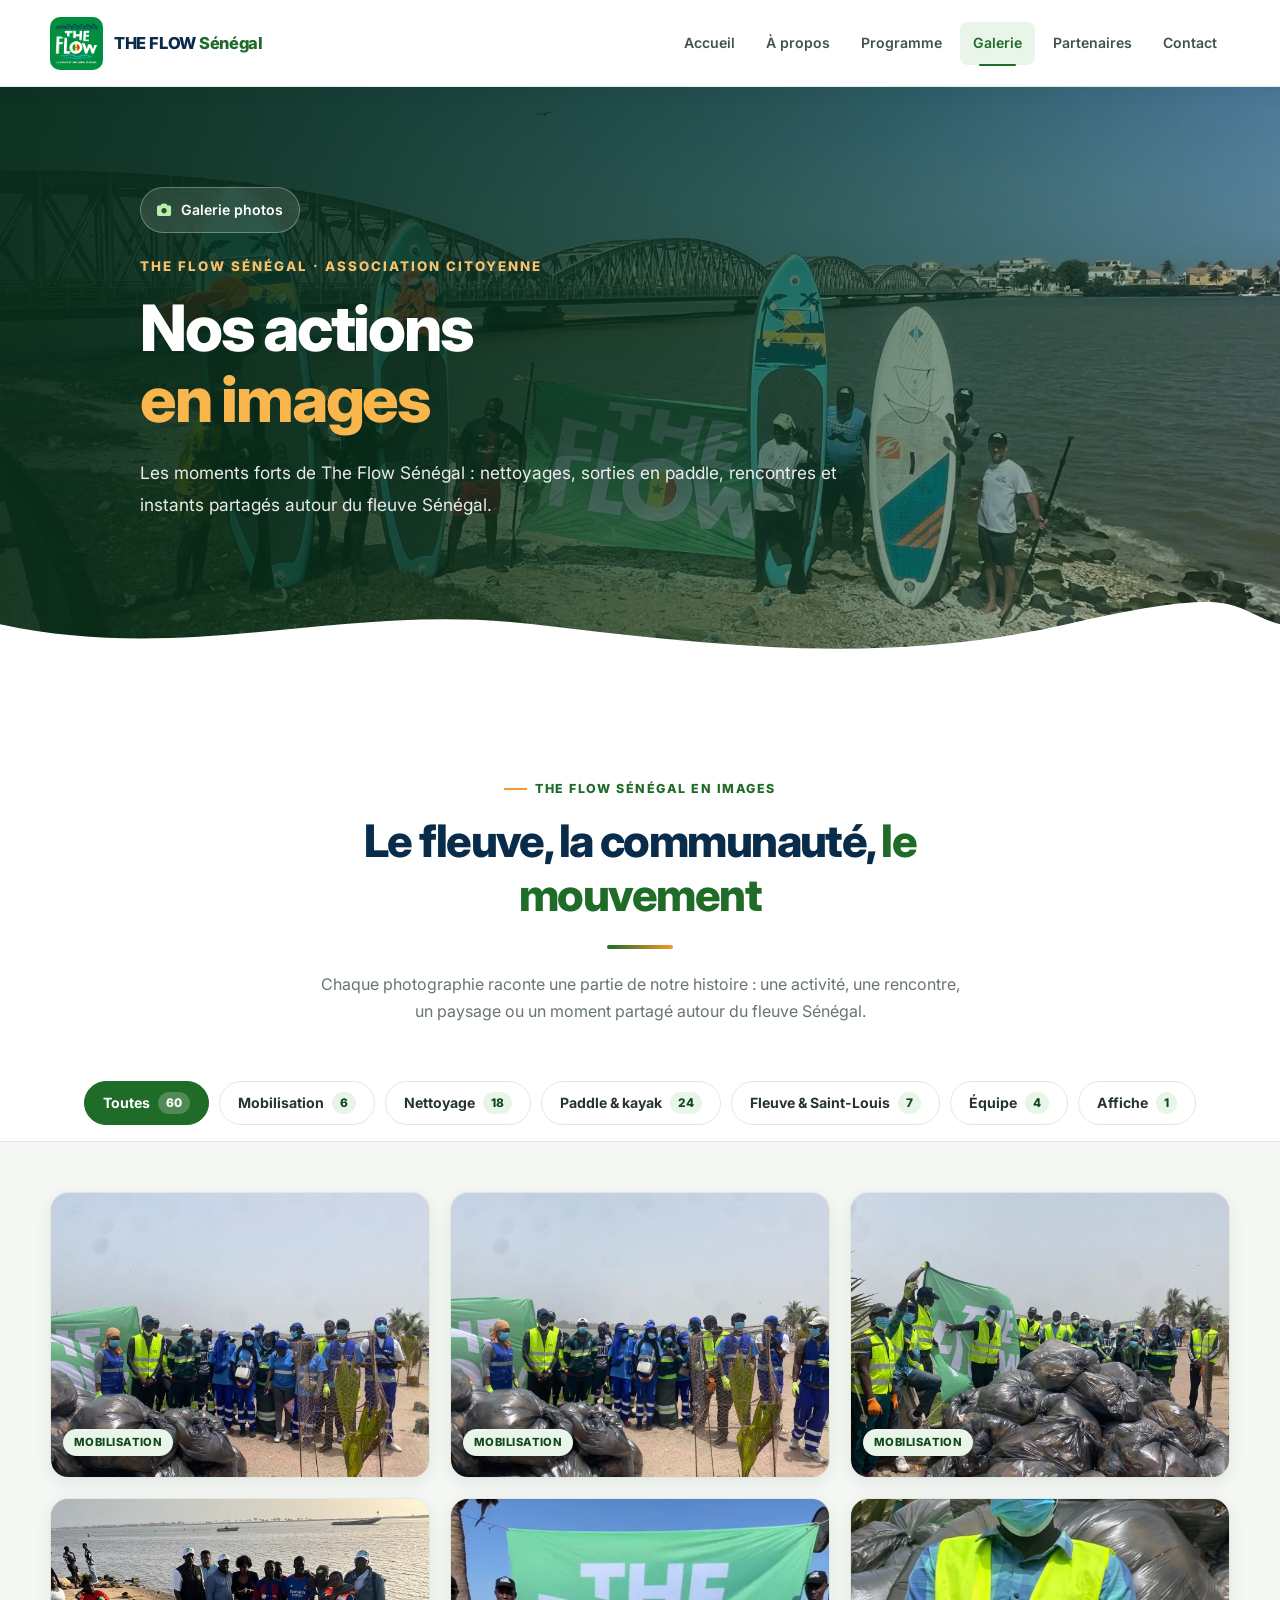
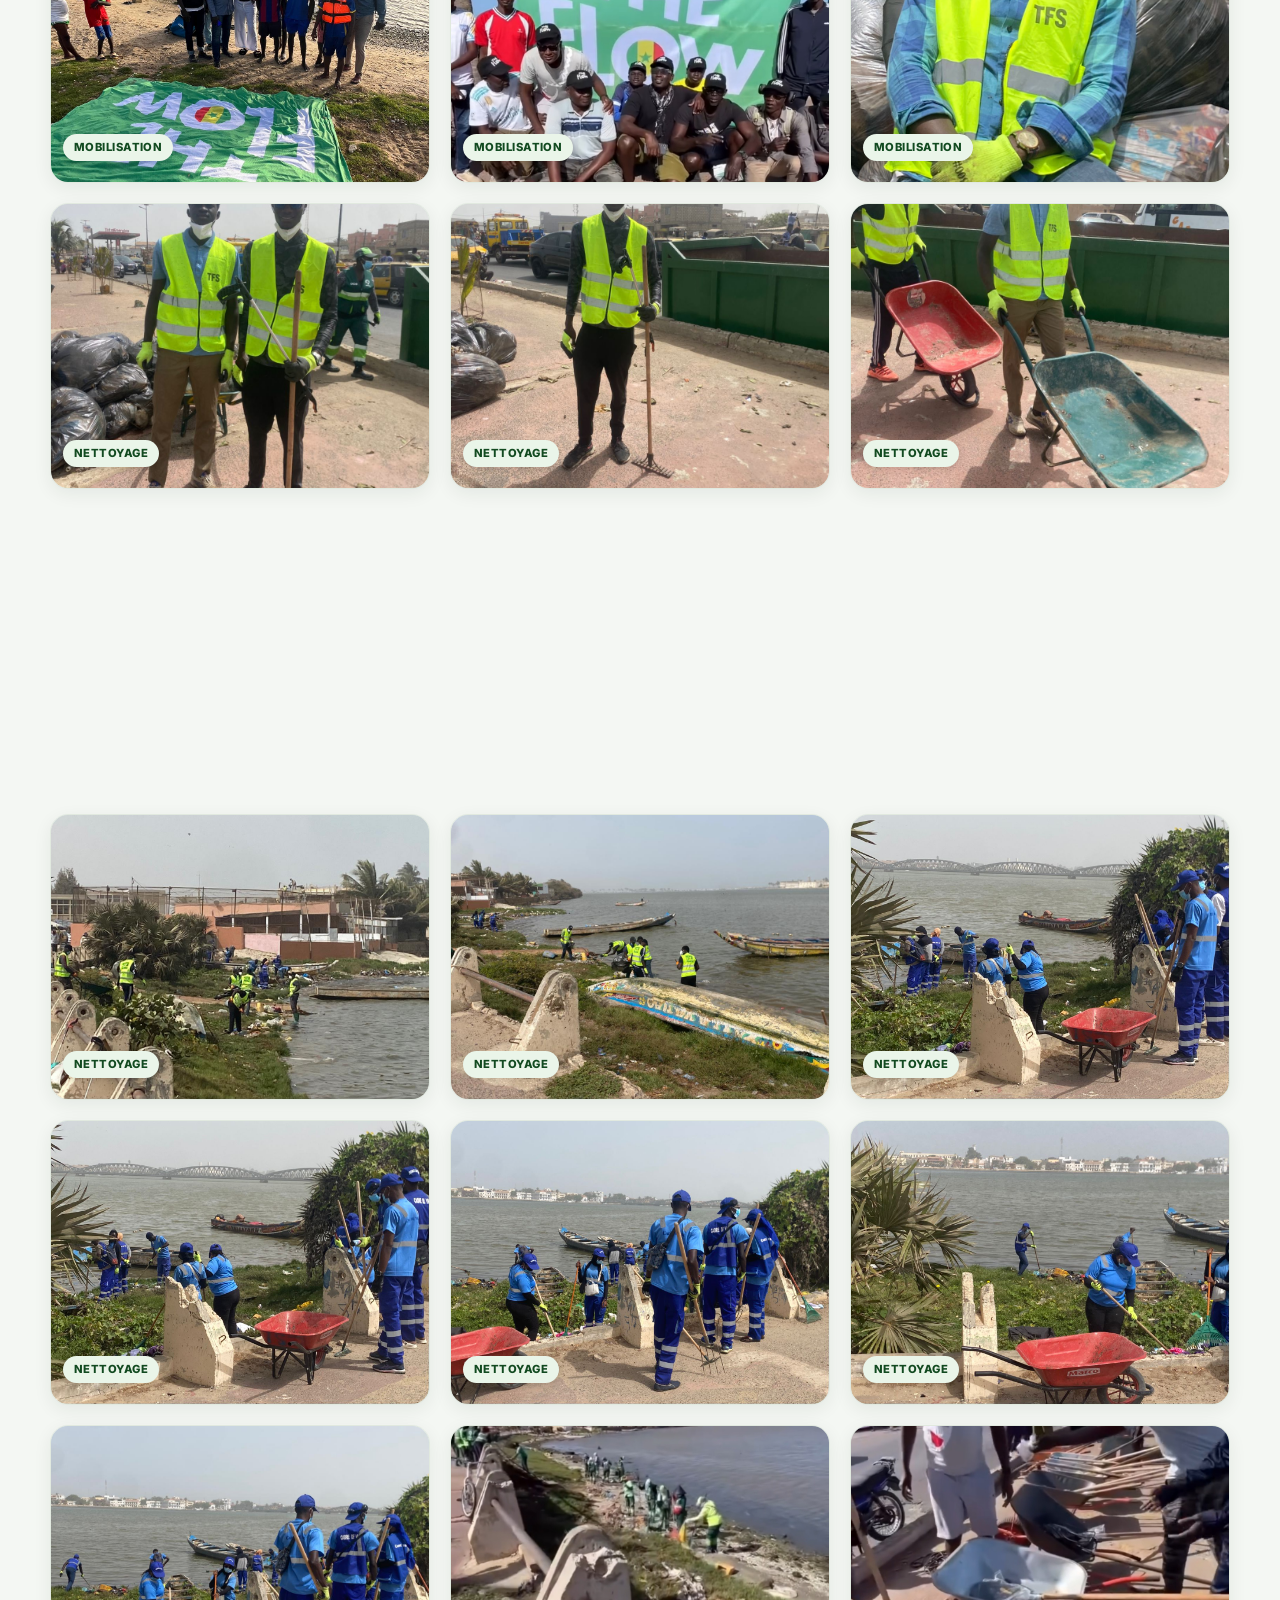
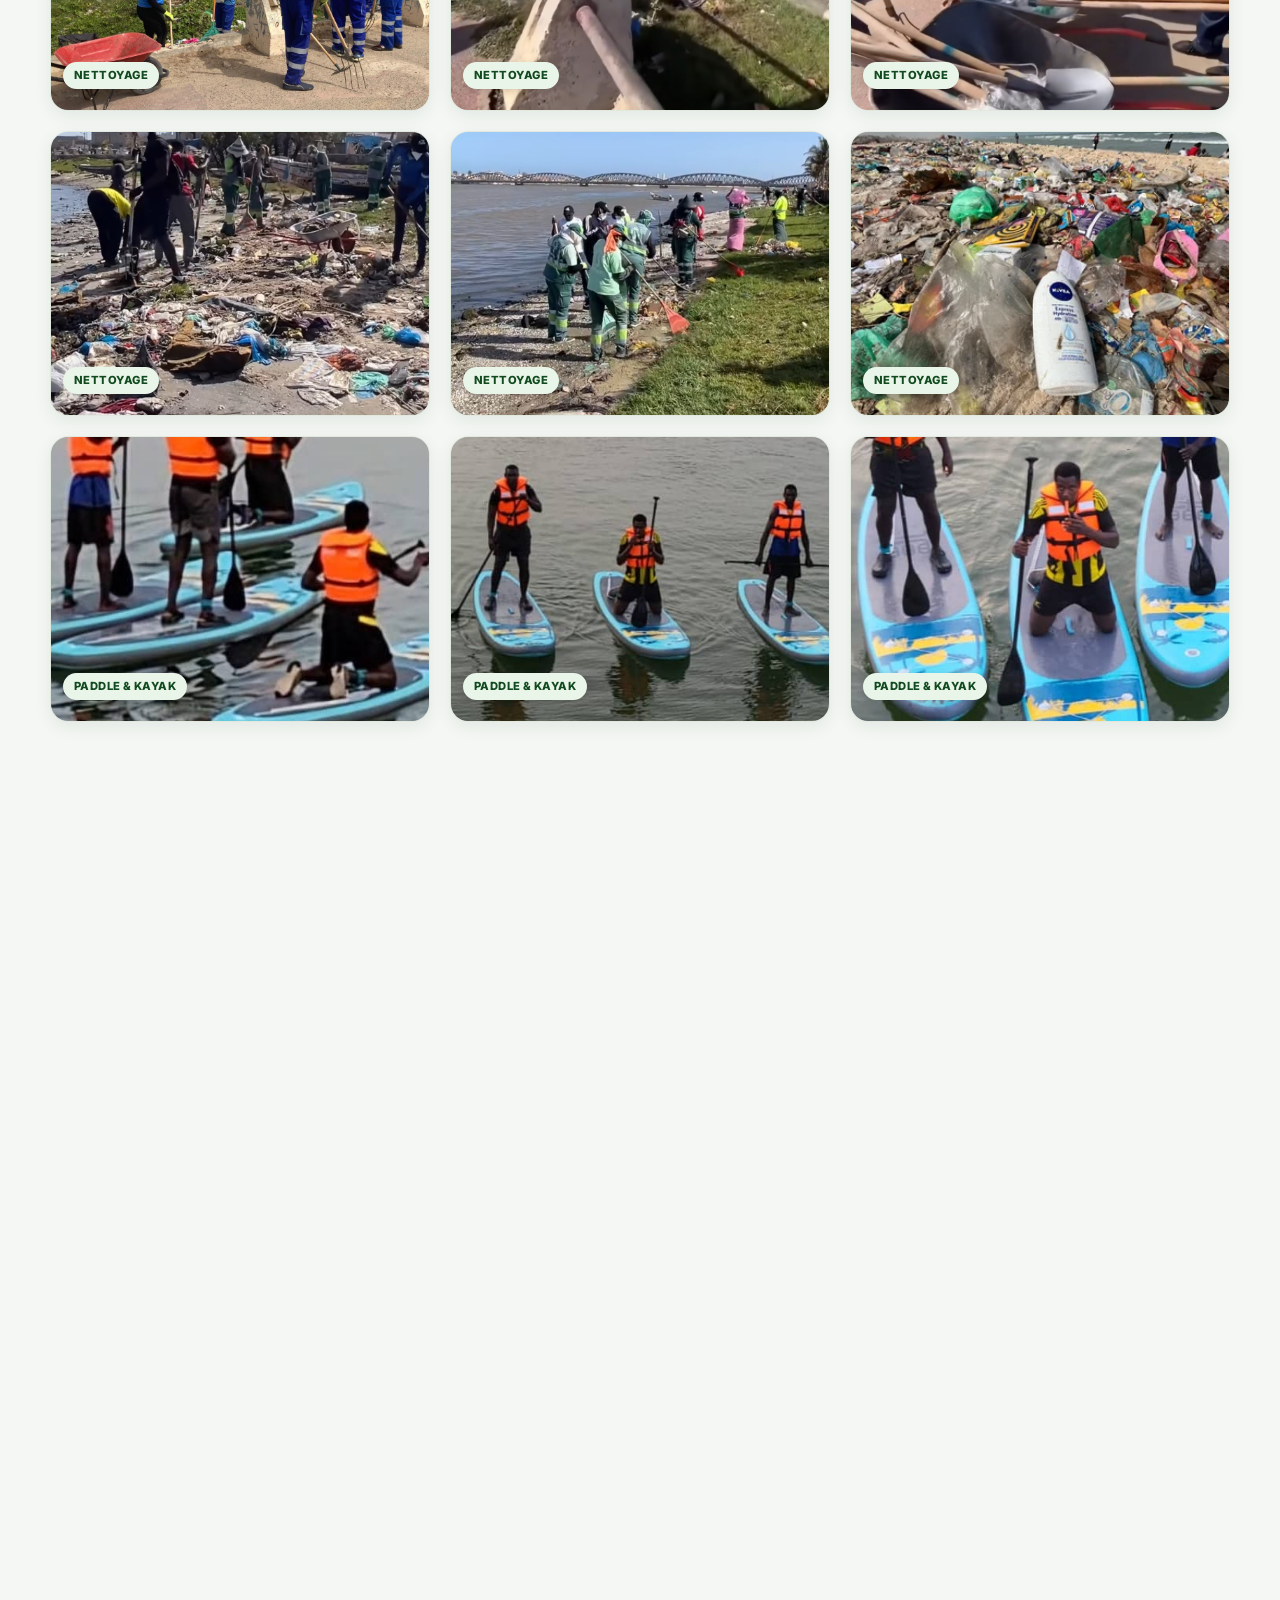
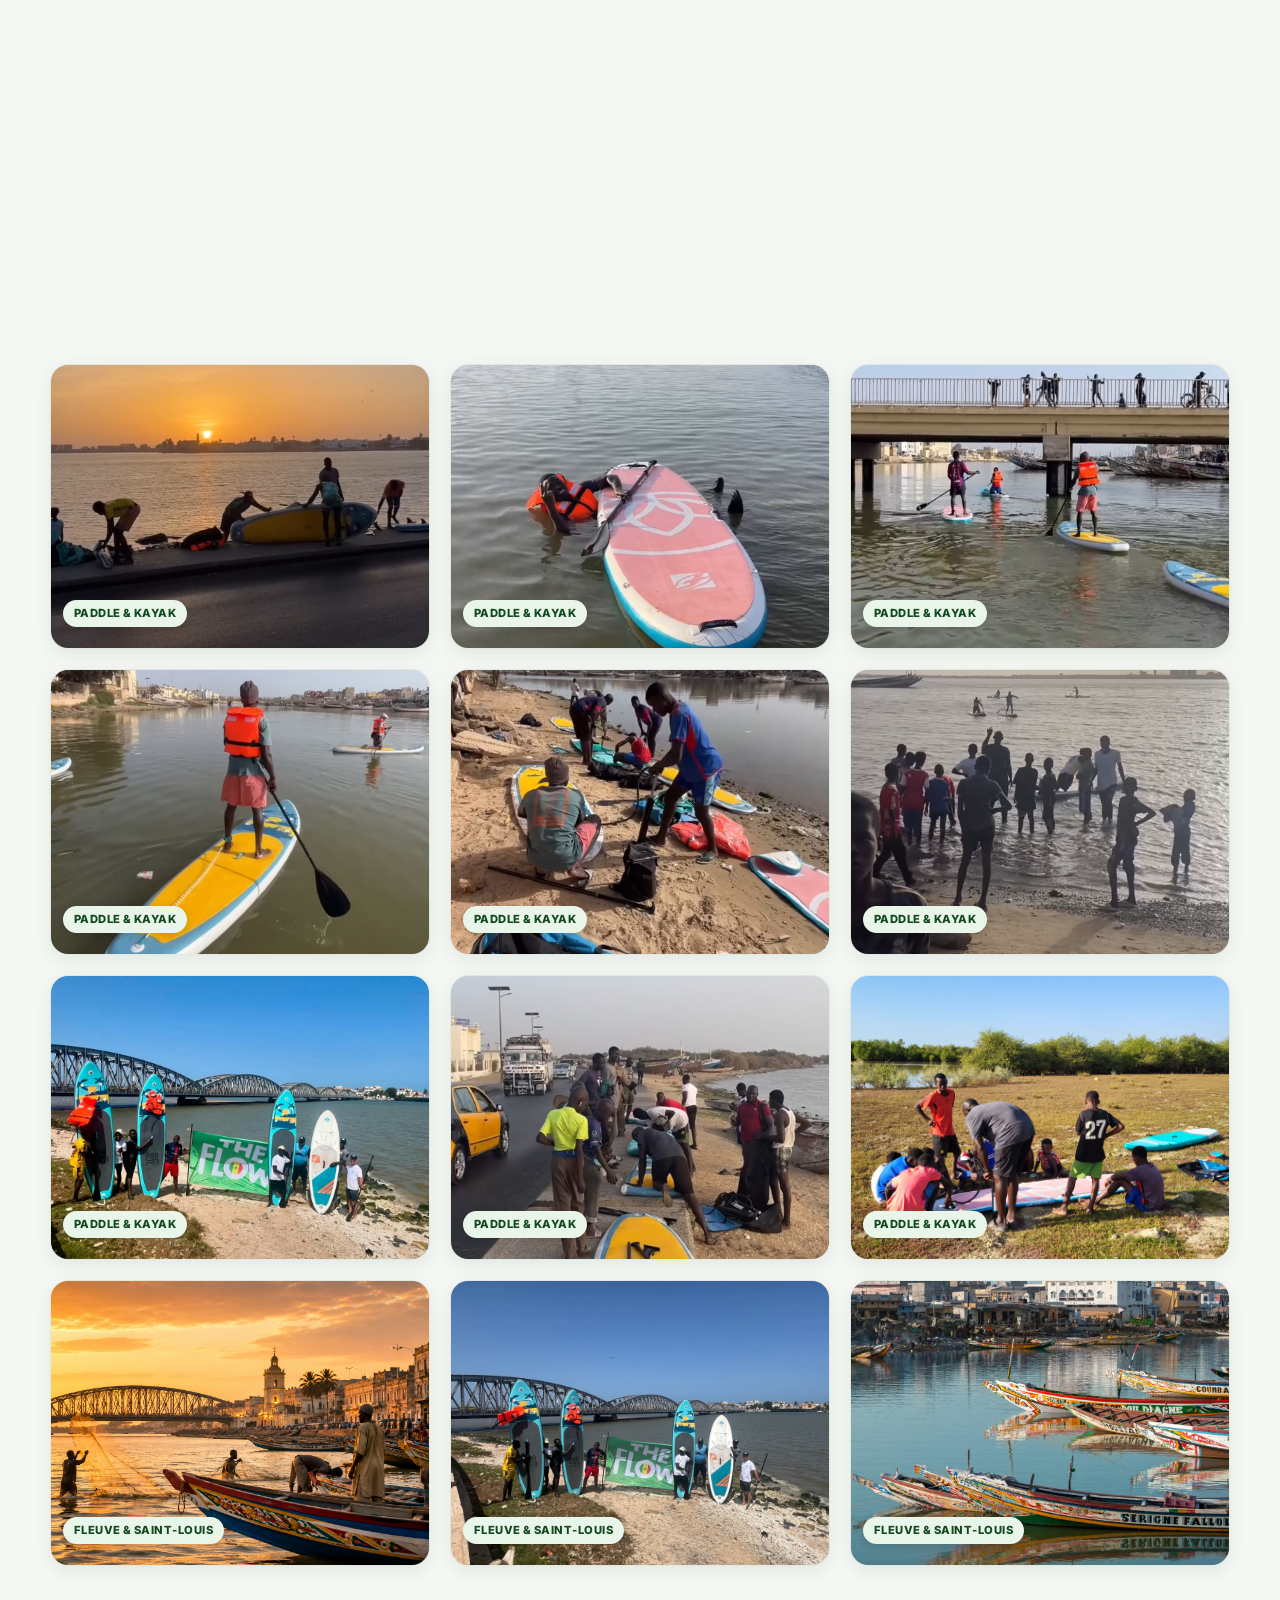
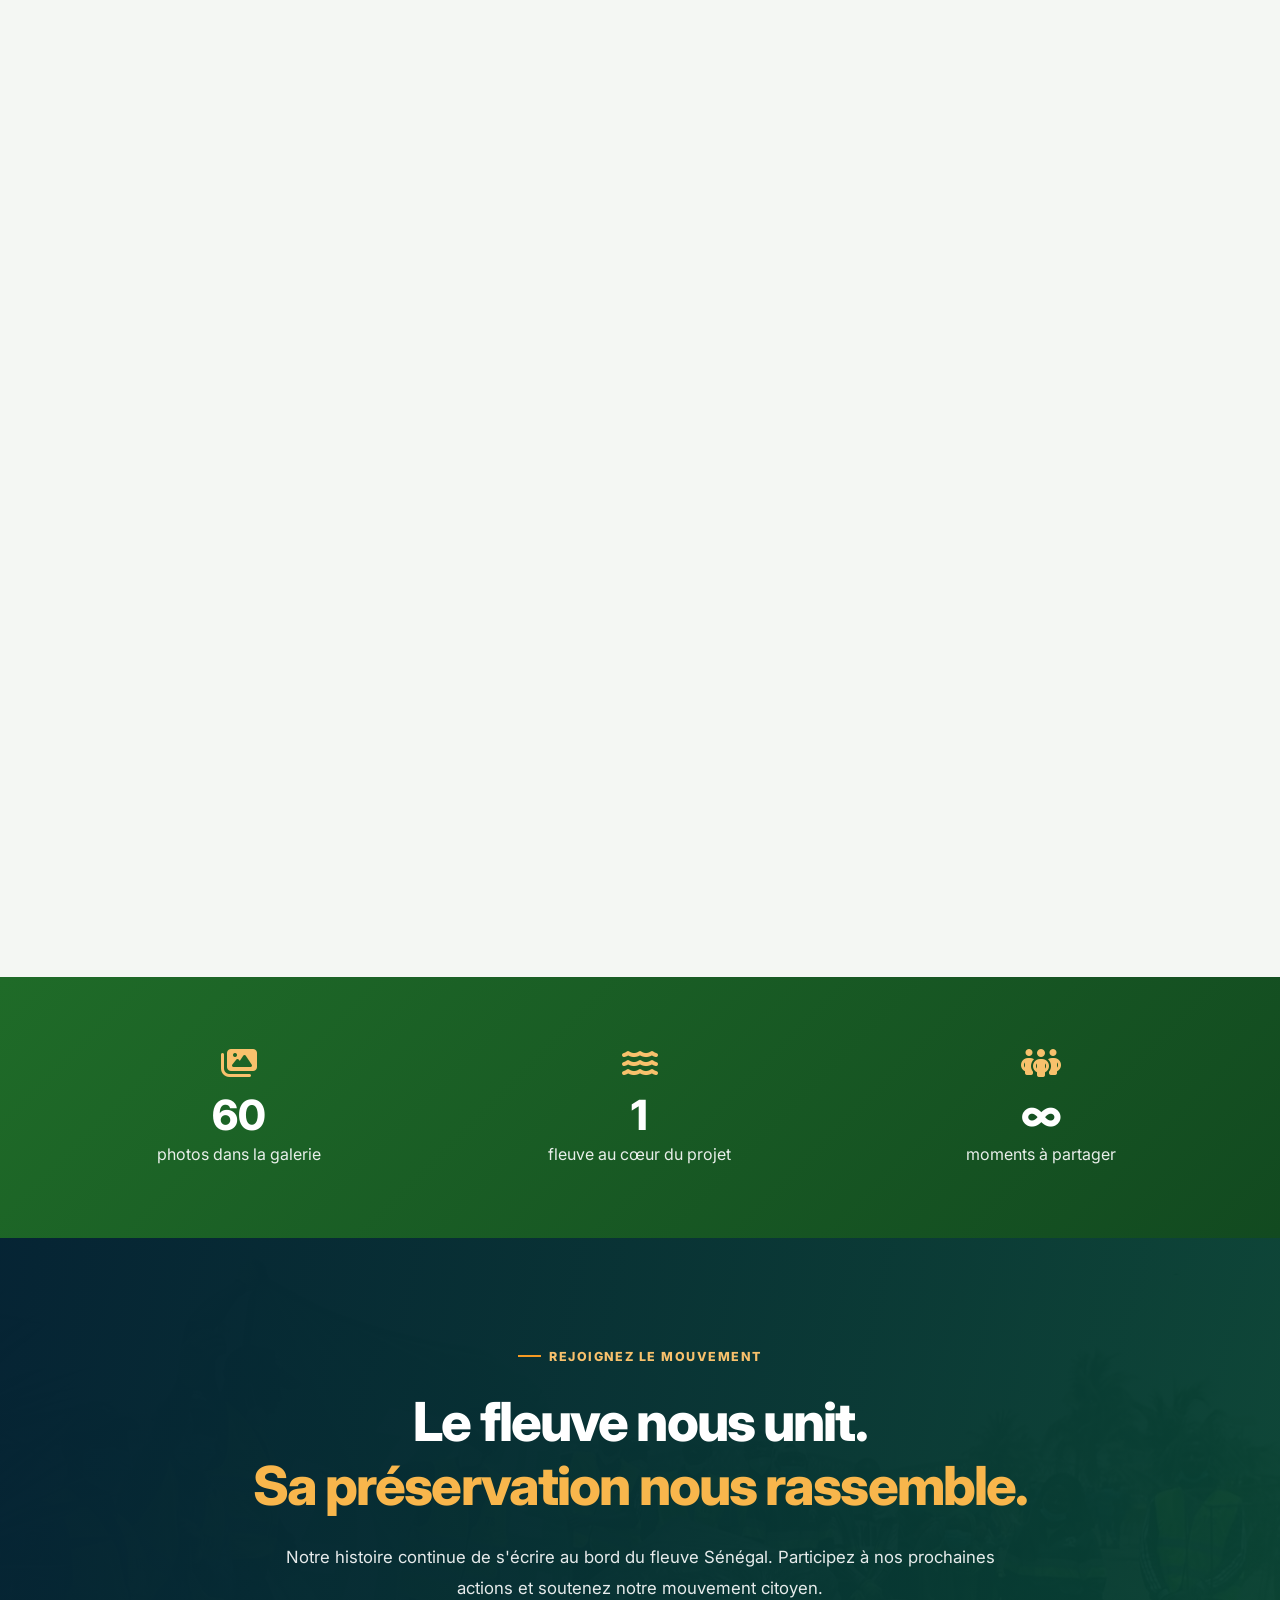
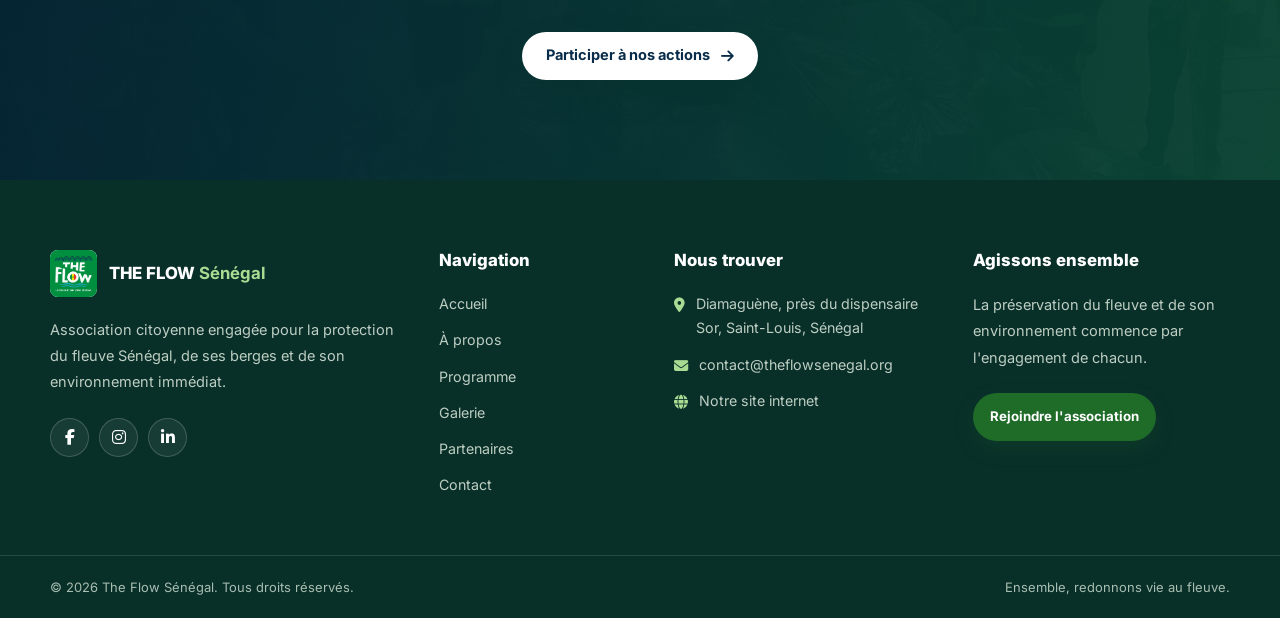
<file: galerie.html>
<!DOCTYPE html>
<html lang="fr">
<head>
  <meta charset="UTF-8">
  <meta name="viewport" content="width=device-width, initial-scale=1.0">
  <meta name="description" content="The Flow Sénégal — Galerie de nos actions, activités et moments partagés autour du fleuve Sénégal à Saint-Louis.">
  <meta name="theme-color" content="#14532d">
  <title>Galerie | The Flow Sénégal</title>

  <link rel="preconnect" href="https://fonts.googleapis.com">
  <link rel="preconnect" href="https://fonts.gstatic.com" crossorigin>
  <link href="https://fonts.googleapis.com/css2?family=Inter:wght@400;500;600;700;800&display=swap" rel="stylesheet">
  <link rel="stylesheet" href="https://cdnjs.cloudflare.com/ajax/libs/font-awesome/6.5.2/css/all.min.css">
  <link rel="stylesheet" href="CSS/style.css">

  <style>
    /* =========================================================
       GALERIE — THE FLOW SÉNÉGAL (utilise les couleurs du site)
       ========================================================= */

    .gal-hero {
      background:
        linear-gradient(100deg, rgba(8, 44, 25, 0.90) 0%, rgba(12, 60, 32, 0.60) 55%, rgba(20, 83, 45, 0.15) 100%),
        url("images/pont.webp") center 62% / cover no-repeat;
    }

    /* Filtres */
    .gal-filters {
      position: sticky;
      top: 86px;
      z-index: 50;
      padding: 16px 0;
      border-bottom: 1px solid var(--border);
      background: rgba(255, 255, 255, 0.96);
      backdrop-filter: blur(10px);
    }

    .gal-filter-buttons {
      display: flex;
      flex-wrap: wrap;
      justify-content: center;
      gap: 10px;
    }

    .gal-filter-btn {
      display: inline-flex;
      align-items: center;
      gap: 8px;
      min-height: 42px;
      padding: 9px 18px;
      border: 1px solid var(--border);
      border-radius: 50px;
      color: var(--text);
      background: var(--white);
      font-size: 0.88rem;
      font-weight: 700;
      cursor: pointer;
      transition: var(--transition);
    }

    .gal-filter-btn small {
      padding: 1px 8px;
      border-radius: 20px;
      background: var(--green-light);
      color: var(--green-dark);
      font-size: 0.74rem;
      font-weight: 800;
    }

    .gal-filter-btn:hover {
      border-color: var(--green);
      color: var(--green);
    }

    .gal-filter-btn.active {
      border-color: var(--green);
      color: var(--white);
      background: var(--green);
    }

    .gal-filter-btn.active small {
      color: var(--white);
      background: rgba(255, 255, 255, 0.22);
    }

    /* Grille */
    .gal-section {
      padding: 50px 0 95px;
      background: var(--light);
    }

    .gal-grid {
      display: grid;
      grid-template-columns: repeat(3, minmax(0, 1fr));
      gap: 20px;
    }

    .gal-card {
      overflow: hidden;
      border: 1px solid var(--border);
      border-radius: var(--radius-md);
      background: var(--white);
      box-shadow: var(--shadow-sm);
      cursor: pointer;
      opacity: 0;
      transform: translateY(16px);
      transition: opacity 0.5s ease, transform 0.5s ease, box-shadow var(--transition);
    }

    .gal-card.visible {
      opacity: 1;
      transform: translateY(0);
    }

    .gal-card.visible:hover {
      transform: translateY(-6px);
      box-shadow: var(--shadow-md);
    }

    .gal-card.image-error {
      display: none;
    }

    .gal-card:focus-visible {
      outline: 3px solid var(--orange);
      outline-offset: 3px;
    }

    .gal-image {
      position: relative;
      aspect-ratio: 4 / 3;
      overflow: hidden;
      background: #dce9df;
    }

    .gal-image img {
      position: absolute;
      inset: 0;
      width: 100%;
      height: 100%;
      object-fit: cover;
      transition: transform 0.6s ease;
    }

    .gal-card:hover .gal-image img {
      transform: scale(1.06);
    }

    .gal-overlay {
      gap: 12px;
      position: absolute;
      inset: 0;
      display: flex;
      align-items: flex-end;
      justify-content: flex-end;
      padding: 12px;
      background: linear-gradient(0deg, rgba(8, 44, 25, 0.78), transparent 60%);
      color: var(--white);
      font-size: 1.4rem;
      opacity: 0;
      transition: opacity var(--transition);
    }

    .gal-card:hover .gal-overlay,
    .gal-card:focus-visible .gal-overlay {
      opacity: 1;
    }

    .gal-download {
      padding: 7px 13px;
      border: 1px solid rgba(255, 255, 255, 0.45);
      border-radius: 50px;
      background: rgba(255, 255, 255, 0.18);
      font-size: 0.78rem;
      font-weight: 700;
    }

    .gal-tag {
      position: absolute;
      bottom: 12px;
      left: 12px;
      z-index: 2;
      margin: 0;
      background: rgba(255, 255, 255, 0.95);
      box-shadow: 0 2px 8px rgba(0, 0, 0, 0.15);
    }

    .gal-content {
      padding: 18px 20px 20px;
    }

    .gal-category {
      display: inline-block;
      margin-bottom: 9px;
      padding: 4px 11px;
      border-radius: 50px;
      color: var(--green-dark);
      background: var(--green-light);
      font-size: 0.7rem;
      font-weight: 800;
      letter-spacing: 0.04em;
      text-transform: uppercase;
    }

    .gal-content h3 {
      margin-bottom: 6px;
      color: var(--blue-dark);
      font-size: 1.05rem;
      letter-spacing: -0.01em;
    }

    .gal-content p {
      margin: 0;
      color: var(--muted);
      font-size: 0.88rem;
      line-height: 1.65;
    }

    .gal-empty {
      display: none;
      padding: 50px 0;
      color: var(--muted);
      text-align: center;
    }

    /* Chiffres */
    .gal-stats {
      padding: 70px 0;
      color: var(--white);
      background: linear-gradient(135deg, var(--green), var(--green-dark));
    }

    .gal-stats-grid {
      display: grid;
      grid-template-columns: repeat(3, minmax(0, 1fr));
      gap: 24px;
      text-align: center;
    }

    .gal-stat i {
      margin-bottom: 12px;
      color: #f8c16c;
      font-size: 2rem;
    }

    .gal-stat-number {
      display: block;
      font-size: 2.6rem;
      font-weight: 800;
      line-height: 1.2;
    }

    .gal-stat-label {
      opacity: 0.9;
    }

    /* Visionneuse */
    .gal-lightbox {
      position: fixed;
      inset: 0;
      z-index: 3000;
      display: none;
      align-items: center;
      justify-content: center;
      padding: 25px;
      background: rgba(4, 22, 12, 0.95);
    }

    .gal-lightbox.active {
      display: flex;
    }

    .gal-lightbox-content {
      width: min(1100px, 100%);
      text-align: center;
    }

    .gal-lightbox-image {
      max-width: 100%;
      max-height: 76vh;
      margin: auto;
      border-radius: 12px;
      object-fit: contain;
      box-shadow: 0 20px 70px rgba(0, 0, 0, 0.5);
    }

    .gal-lightbox-caption {
      margin: 16px auto 0;
      max-width: 700px;
      color: var(--white);
      line-height: 1.6;
    }

    .gal-lightbox-count {
      display: block;
      margin-top: 4px;
      color: rgba(255, 255, 255, 0.6);
      font-size: 0.82rem;
    }

    .gal-lightbox-actions {
      margin-top: 14px;
    }

    .gal-download-btn {
      display: inline-flex;
      align-items: center;
      gap: 8px;
      padding: 10px 18px;
      border-radius: 50px;
      color: var(--green-dark);
      background: var(--white);
      font-weight: 800;
    }

    .gal-lightbox-close,
    .gal-lightbox-nav {
      position: fixed;
      z-index: 3001;
      display: grid;
      place-items: center;
      border: 0;
      border-radius: 50%;
      cursor: pointer;
    }

    .gal-lightbox-close {
      top: 20px;
      right: 22px;
      width: 46px;
      height: 46px;
      color: var(--green-dark);
      background: var(--white);
      font-size: 1.2rem;
    }

    .gal-lightbox-nav {
      top: 50%;
      width: 50px;
      height: 50px;
      transform: translateY(-50%);
      color: var(--white);
      background: rgba(255, 255, 255, 0.16);
      font-size: 1.1rem;
    }

    .gal-lightbox-nav:hover {
      background: var(--green);
    }

    .gal-prev { left: 20px; }
    .gal-next { right: 20px; }

    @media (max-width: 992px) {
      .gal-grid {
        grid-template-columns: repeat(2, minmax(0, 1fr));
      }
    }

    @media (max-width: 850px) {
      .gal-filters {
        top: 76px;
      }
    }

    @media (max-width: 600px) {
      .gal-filters {
        top: 70px;
        padding: 12px 0;
      }

      .gal-filter-buttons {
        flex-wrap: nowrap;
        justify-content: flex-start;
        overflow-x: auto;
        padding-bottom: 4px;
        scrollbar-width: none;
      }

      .gal-filter-btn {
        flex-shrink: 0;
      }

      .gal-grid {
        grid-template-columns: 1fr;
        gap: 18px;
      }

      .gal-stats-grid {
        grid-template-columns: 1fr;
      }

      .gal-lightbox {
        padding: 12px;
      }

      .gal-lightbox-nav {
        top: auto;
        bottom: 16px;
        transform: none;
        width: 46px;
        height: 46px;
      }

      .gal-prev { left: 14px; }
      .gal-next { right: 14px; }
    }
  </style>
</head>

<body>

  <!-- EN-TÊTE DU SITE -->
  <header class="site-header">
    <div class="container header-container">

      <a href="index.html" class="logo" aria-label="The Flow Sénégal, accueil">
        <img src="images/logoTFS.jpeg" alt="Logo The Flow Sénégal" class="logo-image" width="53" height="53">
        <span class="logo-text">
          THE FLOW <span class="accent">Sénégal</span>
        </span>
      </a>

      <button class="mobile-toggle" type="button"
        aria-label="Ouvrir le menu"
        aria-expanded="false"
        aria-controls="mainNavigation">
        <i class="fas fa-bars" aria-hidden="true"></i>
      </button>

      <nav class="main-nav" id="mainNavigation" aria-label="Navigation principale">
        <ul class="nav-list">
          <li><a href="index.html" class="nav-link">Accueil</a></li>
          <li><a href="apropos.html" class="nav-link">À propos</a></li>
          <li><a href="programme.html" class="nav-link">Programme</a></li>
          <li><a href="galerie.html" class="nav-link active" aria-current="page">Galerie</a></li>
          <li><a href="partenaires.html" class="nav-link">Partenaires</a></li>
          <li><a href="contact.html" class="nav-link">Contact</a></li>
        </ul>
      </nav>

    </div>
  </header>

  <main>

    <!-- BANNIÈRE -->
    <section class="about-hero gal-hero">
      <div class="about-hero-overlay"></div>

      <div class="container about-hero-content">
        <span class="hero-badge">
          <i class="fas fa-camera" aria-hidden="true"></i>
          Galerie photos
        </span>

        <p class="hero-eyebrow">THE FLOW SÉNÉGAL · ASSOCIATION CITOYENNE</p>

        <h1 class="hero-title">
          Nos actions
          <span class="highlight">en images</span>
        </h1>

        <p class="hero-subtitle">
          Les moments forts de The Flow Sénégal : nettoyages, sorties en paddle,
          rencontres et instants partagés autour du fleuve Sénégal.
        </p>
      </div>

      <div class="hero-wave" aria-hidden="true">
        <svg viewBox="0 0 1200 100" preserveAspectRatio="none">
          <path d="M0,35 C180,90 320,5 500,35 S830,90 1000,35 S1150,15 1200,35 L1200,100 L0,100 Z"></path>
        </svg>
      </div>
    </section>

    <!-- INTRODUCTION -->
    <section class="section" style="padding-bottom: 40px;">
      <div class="container">
        <div class="section-header" style="margin-bottom: 0;">
          <span class="section-tag">The Flow Sénégal en images</span>
          <h2>Le fleuve, la communauté, <span class="accent-text">le mouvement</span></h2>
          <div class="divider"></div>
          <p>
            Chaque photographie raconte une partie de notre histoire : une activité,
            une rencontre, un paysage ou un moment partagé autour du fleuve Sénégal.
          </p>
        </div>
      </div>
    </section>

    <!-- FILTRES -->
    <section class="gal-filters" aria-label="Filtres de la galerie">
      <div class="container">
        <div class="gal-filter-buttons" id="filterButtons"></div>
      </div>
    </section>

    <!-- GALERIE -->
    <section class="gal-section">
      <div class="container">
        <div class="gal-grid" id="galleryGrid"></div>
        <p class="gal-empty" id="emptyState">Aucune image ne correspond à ce filtre.</p>
      </div>
    </section>

    <!-- CHIFFRES -->
    <section class="gal-stats">
      <div class="container">
        <div class="gal-stats-grid">
          <div class="gal-stat">
            <i class="fas fa-images" aria-hidden="true"></i>
            <span class="gal-stat-number" id="imageCount">0</span>
            <span class="gal-stat-label">photos dans la galerie</span>
          </div>
          <div class="gal-stat">
            <i class="fas fa-water" aria-hidden="true"></i>
            <span class="gal-stat-number">1</span>
            <span class="gal-stat-label">fleuve au cœur du projet</span>
          </div>
          <div class="gal-stat">
            <i class="fas fa-people-group" aria-hidden="true"></i>
            <span class="gal-stat-number">∞</span>
            <span class="gal-stat-label">moments à partager</span>
          </div>
        </div>
      </div>
    </section>

    <!-- APPEL À L'ACTION -->
    <section class="commitment-section about-cta">
      <div class="commitment-overlay"></div>

      <div class="container commitment-content">
        <span class="section-tag">Rejoignez le mouvement</span>

        <h2>
          Le fleuve nous unit.<br>
          <span>Sa préservation nous rassemble.</span>
        </h2>

        <p>
          Notre histoire continue de s'écrire au bord du fleuve Sénégal. Participez à nos prochaines actions et soutenez notre mouvement citoyen.
        </p>

        <a href="contact.html" class="btn btn-light">
          Participer à nos actions
          <i class="fas fa-arrow-right" aria-hidden="true"></i>
        </a>
      </div>
    </section>

  </main>

  <!-- PIED DE PAGE -->
  <footer class="site-footer">
    <div class="container footer-container">

      <div class="footer-col footer-about">
        <a href="index.html" class="footer-brand">
          <img src="images/logoTFS.jpeg" alt="" class="footer-logo" width="47" height="47" loading="lazy">
          <span>THE FLOW <strong>Sénégal</strong></span>
        </a>

        <p>
          Association citoyenne engagée pour la protection du fleuve Sénégal,
          de ses berges et de son environnement immédiat.
        </p>

        <div class="social-links">
          <!-- Remplacer les # par les liens officiels -->
          <a href="#" aria-label="Facebook"><i class="fab fa-facebook-f" aria-hidden="true"></i></a>
          <a href="#" aria-label="Instagram"><i class="fab fa-instagram" aria-hidden="true"></i></a>
          <a href="#" aria-label="LinkedIn"><i class="fab fa-linkedin-in" aria-hidden="true"></i></a>
        </div>
      </div>

      <div class="footer-col">
        <h3>Navigation</h3>
        <ul>
          <li><a href="index.html">Accueil</a></li>
          <li><a href="apropos.html">À propos</a></li>
          <li><a href="programme.html">Programme</a></li>
          <li><a href="galerie.html" aria-current="page">Galerie</a></li>
          <li><a href="partenaires.html">Partenaires</a></li>
          <li><a href="contact.html">Contact</a></li>
        </ul>
      </div>

      <div class="footer-col">
        <h3>Nous trouver</h3>
        <ul class="contact-list">
          <li>
            <i class="fas fa-location-dot" aria-hidden="true"></i>
            <span>Diamaguène, près du dispensaire Sor, Saint-Louis, Sénégal</span>
          </li>
          <li>
            <i class="fas fa-envelope" aria-hidden="true"></i>
            <a href="mailto:contact@theflowsenegal.org">contact@theflowsenegal.org</a>
          </li>
          <li>
            <i class="fas fa-globe" aria-hidden="true"></i>
            <a href="https://theflowsenegal.onrender.com/" target="_blank" rel="noopener noreferrer">
              Notre site internet
            </a>
          </li>
        </ul>
      </div>

      <div class="footer-col footer-join">
        <h3>Agissons ensemble</h3>
        <p>
          La préservation du fleuve et de son environnement commence
          par l'engagement de chacun.
        </p>
        <a href="contact.html" class="btn btn-primary">Rejoindre l'association</a>
      </div>

    </div>

    <div class="footer-bottom">
      <div class="container footer-bottom-inner">
        <p>&copy; 2026 The Flow Sénégal. Tous droits réservés.</p>
        <p>Ensemble, redonnons vie au fleuve.</p>
      </div>
    </div>
  </footer>

  <!-- VISIONNEUSE -->
  <div class="gal-lightbox" id="lightbox" role="dialog" aria-modal="true" aria-label="Visionneuse de photos">
    <button type="button" class="gal-lightbox-close" id="lightboxClose" aria-label="Fermer"><i class="fas fa-xmark" aria-hidden="true"></i></button>
    <button type="button" class="gal-lightbox-nav gal-prev" id="lightboxPrev" aria-label="Photo précédente"><i class="fas fa-chevron-left" aria-hidden="true"></i></button>

    <div class="gal-lightbox-content">
      <img class="gal-lightbox-image" id="lightboxImage" src="[data-uri]" alt="">
      <p class="gal-lightbox-caption">
        <span id="lightboxCaption"></span>
        <span class="gal-lightbox-count" id="lightboxCount"></span>
      </p>
      <div class="gal-lightbox-actions">
        <a class="gal-download-btn" id="downloadBtn" href="#" download><i class="fas fa-download" aria-hidden="true"></i> Enregistrer la photo</a>
      </div>
    </div>

    <button type="button" class="gal-lightbox-nav gal-next" id="lightboxNext" aria-label="Photo suivante"><i class="fas fa-chevron-right" aria-hidden="true"></i></button>
  </div>

  <script src="JS/main.js"></script>
  <script>
    // Liste des photos : pour en ajouter une, copier une ligne et changer "src", "title", "category" et "desc".
    const photos = [{"src": "images/WhatsApp Image 2026-09-25 at 17.15.31.jpeg", "title": "Une communauté mobilisée", "category": "Mobilisation", "desc": "Habitants, jeunes et bénévoles réunis autour du fleuve.", "alt": "Une communauté mobilisée"}, {"src": "images/WhatsApp Image 2026-09-25 at 17.15.31 (1).jpeg", "title": "Une communauté mobilisée", "category": "Mobilisation", "desc": "Habitants, jeunes et bénévoles réunis autour du fleuve.", "alt": "Une communauté mobilisée"}, {"src": "images/WhatsApp Image 2026-09-25 at 17.15.31 (3).jpeg", "title": "Une communauté mobilisée", "category": "Mobilisation", "desc": "Habitants, jeunes et bénévoles réunis autour du fleuve.", "alt": "Une communauté mobilisée"}, {"src": "images/WhatsApp Image 2026-09-25 at 17.15.13 (6).jpeg", "title": "Une communauté mobilisée", "category": "Mobilisation", "desc": "Habitants, jeunes et bénévoles réunis autour du fleuve.", "alt": "Une communauté mobilisée"}, {"src": "images/WhatsApp Image 2026-10-07 at 21.05.35.jpeg", "title": "Une communauté mobilisée", "category": "Mobilisation", "desc": "Habitants, jeunes et bénévoles réunis autour du fleuve.", "alt": "Une communauté mobilisée"}, {"src": "images/WhatsApp Image 2026-09-25 at 17.15.31 (5).jpeg", "title": "Une communauté mobilisée", "category": "Mobilisation", "desc": "Habitants, jeunes et bénévoles réunis autour du fleuve.", "alt": "Une communauté mobilisée"}, {"src": "images/WhatsApp Image 2026-09-25 at 17.15.31 (10).jpeg", "title": "Nettoyage des berges", "category": "Nettoyage", "desc": "Une action collective pour la propreté du fleuve et de ses abords.", "alt": "Nettoyage des berges"}, {"src": "images/WhatsApp Image 2026-09-25 at 17.15.31 (7).jpeg", "title": "Nettoyage des berges", "category": "Nettoyage", "desc": "Une action collective pour la propreté du fleuve et de ses abords.", "alt": "Nettoyage des berges"}, {"src": "images/WhatsApp Image 2026-09-25 at 17.15.31 (8).jpeg", "title": "Nettoyage des berges", "category": "Nettoyage", "desc": "Une action collective pour la propreté du fleuve et de ses abords.", "alt": "Nettoyage des berges"}, {"src": "images/WhatsApp Image 2026-09-25 at 17.15.31 (9).jpeg", "title": "Nettoyage des berges", "category": "Nettoyage", "desc": "Une action collective pour la propreté du fleuve et de ses abords.", "alt": "Nettoyage des berges"}, {"src": "images/WhatsApp Image 2026-09-25 at 17.15.31 (28).jpeg", "title": "Nettoyage des berges", "category": "Nettoyage", "desc": "Une action collective pour la propreté du fleuve et de ses abords.", "alt": "Nettoyage des berges"}, {"src": "images/WhatsApp Image 2026-09-25 at 17.15.31 (29).jpeg", "title": "Nettoyage des berges", "category": "Nettoyage", "desc": "Une action collective pour la propreté du fleuve et de ses abords.", "alt": "Nettoyage des berges"}, {"src": "images/WhatsApp Image 2026-09-25 at 17.15.31 (32).jpeg", "title": "Nettoyage des berges", "category": "Nettoyage", "desc": "Une action collective pour la propreté du fleuve et de ses abords.", "alt": "Nettoyage des berges"}, {"src": "images/WhatsApp Image 2026-09-25 at 17.15.31 (33).jpeg", "title": "Nettoyage des berges", "category": "Nettoyage", "desc": "Une action collective pour la propreté du fleuve et de ses abords.", "alt": "Nettoyage des berges"}, {"src": "images/WhatsApp Image 2026-09-25 at 17.15.31 (18).jpeg", "title": "Nettoyage des berges", "category": "Nettoyage", "desc": "Une action collective pour la propreté du fleuve et de ses abords.", "alt": "Nettoyage des berges"}, {"src": "images/WhatsApp Image 2026-09-25 at 17.15.31 (20).jpeg", "title": "Nettoyage des berges", "category": "Nettoyage", "desc": "Une action collective pour la propreté du fleuve et de ses abords.", "alt": "Nettoyage des berges"}, {"src": "images/WhatsApp Image 2026-09-25 at 17.15.31 (24).jpeg", "title": "Nettoyage des berges", "category": "Nettoyage", "desc": "Une action collective pour la propreté du fleuve et de ses abords.", "alt": "Nettoyage des berges"}, {"src": "images/WhatsApp Image 2026-09-25 at 17.15.31 (25).jpeg", "title": "Nettoyage des berges", "category": "Nettoyage", "desc": "Une action collective pour la propreté du fleuve et de ses abords.", "alt": "Nettoyage des berges"}, {"src": "images/WhatsApp Image 2026-09-25 at 17.15.31 (27).jpeg", "title": "Nettoyage des berges", "category": "Nettoyage", "desc": "Une action collective pour la propreté du fleuve et de ses abords.", "alt": "Nettoyage des berges"}, {"src": "images/WhatsApp Image 2026-10-07 at 21.05.34 (1).jpeg", "title": "Nettoyage des berges", "category": "Nettoyage", "desc": "Une action collective pour la propreté du fleuve et de ses abords.", "alt": "Nettoyage des berges"}, {"src": "images/WhatsApp Image 2026-10-07 at 21.05.34 (3).jpeg", "title": "Nettoyage des berges", "category": "Nettoyage", "desc": "Une action collective pour la propreté du fleuve et de ses abords.", "alt": "Nettoyage des berges"}, {"src": "images/WhatsApp Image 2026-10-07 at 21.05.34 (6).jpeg", "title": "Nettoyage des berges", "category": "Nettoyage", "desc": "Une action collective pour la propreté du fleuve et de ses abords.", "alt": "Nettoyage des berges"}, {"src": "images/WhatsApp Image 2026-10-07 at 21.05.34 (7).jpeg", "title": "Nettoyage des berges", "category": "Nettoyage", "desc": "Une action collective pour la propreté du fleuve et de ses abords.", "alt": "Nettoyage des berges"}, {"src": "images/img_5144-high.webp", "title": "Les déchets sur la plage", "category": "Nettoyage", "desc": "Les déchets abandonnés, un enjeu pour le fleuve.", "alt": "Les déchets sur la plage"}, {"src": "images/WhatsApp Image 2026-09-25 at 17.15.13 (1).jpeg", "title": "Le fleuve en paddle et en kayak", "category": "Paddle & kayak", "desc": "Des activités nautiques pour découvrir et faire aimer le fleuve.", "alt": "Le fleuve en paddle et en kayak"}, {"src": "images/WhatsApp Image 2026-09-25 at 17.15.13 (3).jpeg", "title": "Le fleuve en paddle et en kayak", "category": "Paddle & kayak", "desc": "Des activités nautiques pour découvrir et faire aimer le fleuve.", "alt": "Le fleuve en paddle et en kayak"}, {"src": "images/WhatsApp Image 2026-09-25 at 17.15.13 (4).jpeg", "title": "Le fleuve en paddle et en kayak", "category": "Paddle & kayak", "desc": "Des activités nautiques pour découvrir et faire aimer le fleuve.", "alt": "Le fleuve en paddle et en kayak"}, {"src": "images/WhatsApp Image 2026-09-25 at 17.15.13 (5).jpeg", "title": "Le fleuve en paddle et en kayak", "category": "Paddle & kayak", "desc": "Des activités nautiques pour découvrir et faire aimer le fleuve.", "alt": "Le fleuve en paddle et en kayak"}, {"src": "images/initiation.jpeg", "title": "Initiation au paddle", "category": "Paddle & kayak", "desc": "Des jeunes découvrent le paddle avec leurs encadrants.", "alt": "Initiation au paddle"}, {"src": "images/WhatsApp Image 2026-10-07 at 21.05.32 (1).jpeg", "title": "Le fleuve en paddle et en kayak", "category": "Paddle & kayak", "desc": "Des activités nautiques pour découvrir et faire aimer le fleuve.", "alt": "Le fleuve en paddle et en kayak"}, {"src": "images/WhatsApp Image 2026-10-07 at 21.05.32 (2).jpeg", "title": "Le fleuve en paddle et en kayak", "category": "Paddle & kayak", "desc": "Des activités nautiques pour découvrir et faire aimer le fleuve.", "alt": "Le fleuve en paddle et en kayak"}, {"src": "images/WhatsApp Image 2026-10-07 at 21.05.32 (3).jpeg", "title": "Le fleuve en paddle et en kayak", "category": "Paddle & kayak", "desc": "Des activités nautiques pour découvrir et faire aimer le fleuve.", "alt": "Le fleuve en paddle et en kayak"}, {"src": "images/WhatsApp Image 2026-10-07 at 21.05.32 (4).jpeg", "title": "Le fleuve en paddle et en kayak", "category": "Paddle & kayak", "desc": "Des activités nautiques pour découvrir et faire aimer le fleuve.", "alt": "Le fleuve en paddle et en kayak"}, {"src": "images/WhatsApp Image 2026-10-07 at 21.05.32 (5).jpeg", "title": "Le fleuve en paddle et en kayak", "category": "Paddle & kayak", "desc": "Des activités nautiques pour découvrir et faire aimer le fleuve.", "alt": "Le fleuve en paddle et en kayak"}, {"src": "images/WhatsApp Image 2026-10-07 at 21.05.32 (6).jpeg", "title": "Le fleuve en paddle et en kayak", "category": "Paddle & kayak", "desc": "Des activités nautiques pour découvrir et faire aimer le fleuve.", "alt": "Le fleuve en paddle et en kayak"}, {"src": "images/WhatsApp Image 2026-10-07 at 21.05.32 (7).jpeg", "title": "Le fleuve en paddle et en kayak", "category": "Paddle & kayak", "desc": "Des activités nautiques pour découvrir et faire aimer le fleuve.", "alt": "Le fleuve en paddle et en kayak"}, {"src": "images/WhatsApp Image 2026-10-07 at 21.05.32.jpeg", "title": "Le fleuve en paddle et en kayak", "category": "Paddle & kayak", "desc": "Des activités nautiques pour découvrir et faire aimer le fleuve.", "alt": "Le fleuve en paddle et en kayak"}, {"src": "images/WhatsApp Image 2026-10-07 at 21.05.33 (1).jpeg", "title": "Le fleuve en paddle et en kayak", "category": "Paddle & kayak", "desc": "Des activités nautiques pour découvrir et faire aimer le fleuve.", "alt": "Le fleuve en paddle et en kayak"}, {"src": "images/WhatsApp Image 2026-10-07 at 21.05.33.jpeg", "title": "Le fleuve en paddle et en kayak", "category": "Paddle & kayak", "desc": "Des activités nautiques pour découvrir et faire aimer le fleuve.", "alt": "Le fleuve en paddle et en kayak"}, {"src": "images/WhatsApp Image 2026-10-07 at 21.05.33 (2).jpeg", "title": "Le fleuve en paddle et en kayak", "category": "Paddle & kayak", "desc": "Des activités nautiques pour découvrir et faire aimer le fleuve.", "alt": "Le fleuve en paddle et en kayak"}, {"src": "images/WhatsApp Image 2026-10-07 at 21.05.33 (5).jpeg", "title": "Le fleuve en paddle et en kayak", "category": "Paddle & kayak", "desc": "Des activités nautiques pour découvrir et faire aimer le fleuve.", "alt": "Le fleuve en paddle et en kayak"}, {"src": "images/WhatsApp Image 2026-10-07 at 21.05.35 (1).jpeg", "title": "Le fleuve en paddle et en kayak", "category": "Paddle & kayak", "desc": "Des activités nautiques pour découvrir et faire aimer le fleuve.", "alt": "Le fleuve en paddle et en kayak"}, {"src": "images/WhatsApp Image 2026-10-07 at 21.05.35 (3).jpeg", "title": "Le fleuve en paddle et en kayak", "category": "Paddle & kayak", "desc": "Des activités nautiques pour découvrir et faire aimer le fleuve.", "alt": "Le fleuve en paddle et en kayak"}, {"src": "images/WhatsApp Image 2026-10-07 at 21.05.35 (4).jpeg", "title": "Le fleuve en paddle et en kayak", "category": "Paddle & kayak", "desc": "Des activités nautiques pour découvrir et faire aimer le fleuve.", "alt": "Le fleuve en paddle et en kayak"}, {"src": "images/WhatsApp Image 2026-10-07 at 21.05.36 (1).jpeg", "title": "Le fleuve en paddle et en kayak", "category": "Paddle & kayak", "desc": "Des activités nautiques pour découvrir et faire aimer le fleuve.", "alt": "Le fleuve en paddle et en kayak"}, {"src": "images/WhatsApp Image 2026-10-07 at 21.05.36 (4).jpeg", "title": "Le fleuve en paddle et en kayak", "category": "Paddle & kayak", "desc": "Des activités nautiques pour découvrir et faire aimer le fleuve.", "alt": "Le fleuve en paddle et en kayak"}, {"src": "images/WhatsApp Image 2026-10-07 at 21.05.36.jpeg", "title": "Le fleuve en paddle et en kayak", "category": "Paddle & kayak", "desc": "Des activités nautiques pour découvrir et faire aimer le fleuve.", "alt": "Le fleuve en paddle et en kayak"}, {"src": "images/paddels.jpeg", "title": "Préparation des paddles", "category": "Paddle & kayak", "desc": "Les jeunes préparent les paddles avant la sortie.", "alt": "Préparation des paddles"}, {"src": "images/hero.png", "title": "Coucher de soleil sur Saint-Louis", "category": "Fleuve & Saint-Louis", "desc": "Les couleurs du fleuve au crépuscule.", "alt": "Coucher de soleil sur Saint-Louis"}, {"src": "images/pont.webp", "title": "L'équipe devant le pont Faidherbe", "category": "Fleuve & Saint-Louis", "desc": "Paddles et bannière de l'association au bord du fleuve.", "alt": "L'équipe devant le pont Faidherbe"}, {"src": "images/saintlouis.jpg", "title": "Les pirogues de Saint-Louis", "category": "Fleuve & Saint-Louis", "desc": "Pirogues colorées sur le fleuve.", "alt": "Les pirogues de Saint-Louis"}, {"src": "images/WhatsApp Image 2026-10-07 at 21.05.35 (2).jpeg", "title": "Pirogue et monument", "category": "Fleuve & Saint-Louis", "desc": "Une pirogue et le monument de Saint-Louis.", "alt": "Pirogue et monument"}, {"src": "images/WhatsApp Image 2026-10-07 at 21.05.33 (6).jpeg", "title": "Saint-Louis et son fleuve", "category": "Fleuve & Saint-Louis", "desc": "Un paysage, un patrimoine et une vie quotidienne liés au fleuve Sénégal.", "alt": "Saint-Louis et son fleuve"}, {"src": "images/WhatsApp Image 2026-10-07 at 21.05.33 (7).jpeg", "title": "Saint-Louis et son fleuve", "category": "Fleuve & Saint-Louis", "desc": "Un paysage, un patrimoine et une vie quotidienne liés au fleuve Sénégal.", "alt": "Saint-Louis et son fleuve"}, {"src": "images/WhatsApp Image 2026-10-07 at 21.05.31.jpeg", "title": "The Flow, partout dans la ville", "category": "Fleuve & Saint-Louis", "desc": "Le logo The Flow peint au bord de la route.", "alt": "The Flow, partout dans la ville"}, {"src": "images/papembaye.webp", "title": "Pape Mbaye, président", "category": "Équipe", "desc": "Président de l'association The Flow Sénégal.", "alt": "Pape Mbaye, président"}, {"src": "images/WhatsApp Image 2026-10-07 at 21.05.34 (8).jpeg", "title": "Rencontres et échanges", "category": "Équipe", "desc": "Prise de parole sur le terrain.", "alt": "Rencontres et échanges"}, {"src": "images/omarmbaye.webp", "title": "Omar Mbaye", "category": "Équipe", "desc": "Un membre engagé du mouvement.", "alt": "Omar Mbaye"}, {"src": "images/mokhtar.jpeg", "title": "Mokhtar, bénévole", "category": "Équipe", "desc": "Un bénévole mobilisé pour le fleuve.", "alt": "Mokhtar, bénévole"}, {"src": "images/WhatsApp Image 2026-09-25 at 17.15.13 (2).jpeg", "title": "Journée « Salam »", "category": "Affiche", "desc": "Affiche de la journée de mobilisation du 16 novembre 2025.", "alt": "Journée « Salam »"}];

    const grid = document.getElementById("galleryGrid");
    const filterButtons = document.getElementById("filterButtons");
    const emptyState = document.getElementById("emptyState");
    const imageCount = document.getElementById("imageCount");

    const categories = ["Toutes", ...new Set(photos.map((p) => p.category))];
    let currentFilter = "Toutes";
    let visiblePhotos = [];
    let currentIndex = 0;

    function safeUrl(path) {
      return encodeURI(path);
    }

    function escapeHtml(text) {
      return String(text).replace(/[&<>"']/g, (c) => ({ "&": "&amp;", "<": "&lt;", ">": "&gt;", '"': "&quot;", "'": "&#39;" }[c]));
    }

    function fileName(photo) {
      const ext = (photo.src.split(".").pop() || "jpg").toLowerCase();
      return photo.title.replace(/[^a-z0-9]+/gi, "-").toLowerCase() + "." + ext;
    }

    function countFor(category) {
      return category === "Toutes" ? photos.length : photos.filter((p) => p.category === category).length;
    }

    function renderFilters() {
      filterButtons.innerHTML = categories.map((category) => `
        <button type="button" class="gal-filter-btn ${category === currentFilter ? "active" : ""}" data-filter="${escapeHtml(category)}">
          ${escapeHtml(category)} <small>${countFor(category)}</small>
        </button>
      `).join("");

      filterButtons.querySelectorAll(".gal-filter-btn").forEach((btn) => {
        btn.addEventListener("click", () => {
          currentFilter = btn.dataset.filter;
          renderFilters();
          renderGallery();
        });
      });
    }

    function renderGallery() {
      visiblePhotos = currentFilter === "Toutes"
        ? photos
        : photos.filter((photo) => photo.category === currentFilter);

      imageCount.textContent = photos.length;
      emptyState.style.display = visiblePhotos.length ? "none" : "block";

      grid.innerHTML = visiblePhotos.map((photo, index) => `
        <article class="gal-card" data-index="${index}" tabindex="0" role="button" aria-label="Agrandir : ${escapeHtml(photo.title)}">
          <div class="gal-image">
            <img src="${safeUrl(photo.src)}" alt="${escapeHtml(photo.alt)}" loading="lazy"
                 onerror="this.closest('.gal-card').classList.add('image-error');">
            <span class="gal-category gal-tag">${escapeHtml(photo.category)}</span>
            <div class="gal-overlay">
              <i class="fas fa-expand" aria-hidden="true"></i>
              <a class="gal-download" href="${safeUrl(photo.src)}" download="${fileName(photo)}" onclick="event.stopPropagation();">
                <i class="fas fa-download" aria-hidden="true"></i> Enregistrer
              </a>
            </div>
          </div>
        </article>
      `).join("");

      grid.querySelectorAll(".gal-card").forEach((card, index) => {
        card.addEventListener("click", () => openLightbox(index));
        card.addEventListener("keydown", (e) => {
          if (e.key === "Enter" || e.key === " ") {
            e.preventDefault();
            openLightbox(index);
          }
        });
      });

      // Apparition progressive des cartes
      const observer = "IntersectionObserver" in window
        ? new IntersectionObserver((entries) => {
            entries.forEach((entry) => {
              if (entry.isIntersecting) {
                entry.target.classList.add("visible");
                observer.unobserve(entry.target);
              }
            });
          }, { rootMargin: "0px 0px 80px 0px" })
        : null;

      grid.querySelectorAll(".gal-card").forEach((card) => {
        if (observer) observer.observe(card);
        else card.classList.add("visible");
      });
    }

    /* Visionneuse */
    const lightbox = document.getElementById("lightbox");
    const lightboxImage = document.getElementById("lightboxImage");
    const lightboxCaption = document.getElementById("lightboxCaption");
    const lightboxCount = document.getElementById("lightboxCount");
    const downloadBtn = document.getElementById("downloadBtn");
    let lastFocused = null;

    function showPhoto(index) {
      currentIndex = index;
      const photo = visiblePhotos[currentIndex];
      const src = safeUrl(photo.src);

      lightboxImage.src = src;
      lightboxImage.alt = photo.alt;
      lightboxCaption.textContent = photo.title + " — " + photo.desc;
      lightboxCount.textContent = (currentIndex + 1) + " / " + visiblePhotos.length;
      downloadBtn.href = src;
      downloadBtn.download = fileName(photo);
    }

    function openLightbox(index) {
      lastFocused = document.activeElement;
      showPhoto(index);
      lightbox.classList.add("active");
      document.body.style.overflow = "hidden";
      document.getElementById("lightboxClose").focus();
    }

    function changeLightbox(step) {
      if (!visiblePhotos.length) return;
      showPhoto((currentIndex + step + visiblePhotos.length) % visiblePhotos.length);
    }

    function closeLightbox() {
      lightbox.classList.remove("active");
      document.body.style.overflow = "";
      lightboxImage.removeAttribute("src");
      if (lastFocused) lastFocused.focus();
    }

    document.getElementById("lightboxClose").addEventListener("click", closeLightbox);
    document.getElementById("lightboxPrev").addEventListener("click", () => changeLightbox(-1));
    document.getElementById("lightboxNext").addEventListener("click", () => changeLightbox(1));

    lightbox.addEventListener("click", (e) => {
      if (e.target === lightbox) closeLightbox();
    });

    document.addEventListener("keydown", (e) => {
      if (!lightbox.classList.contains("active")) return;
      if (e.key === "Escape") closeLightbox();
      if (e.key === "ArrowLeft") changeLightbox(-1);
      if (e.key === "ArrowRight") changeLightbox(1);
    });

    // Balayage au doigt sur mobile
    let touchStartX = 0;
    lightbox.addEventListener("touchstart", (e) => { touchStartX = e.changedTouches[0].clientX; }, { passive: true });
    lightbox.addEventListener("touchend", (e) => {
      const delta = e.changedTouches[0].clientX - touchStartX;
      if (Math.abs(delta) > 50) changeLightbox(delta > 0 ? -1 : 1);
    }, { passive: true });

    renderFilters();
    renderGallery();
  </script>
</body>
</html>
</file>
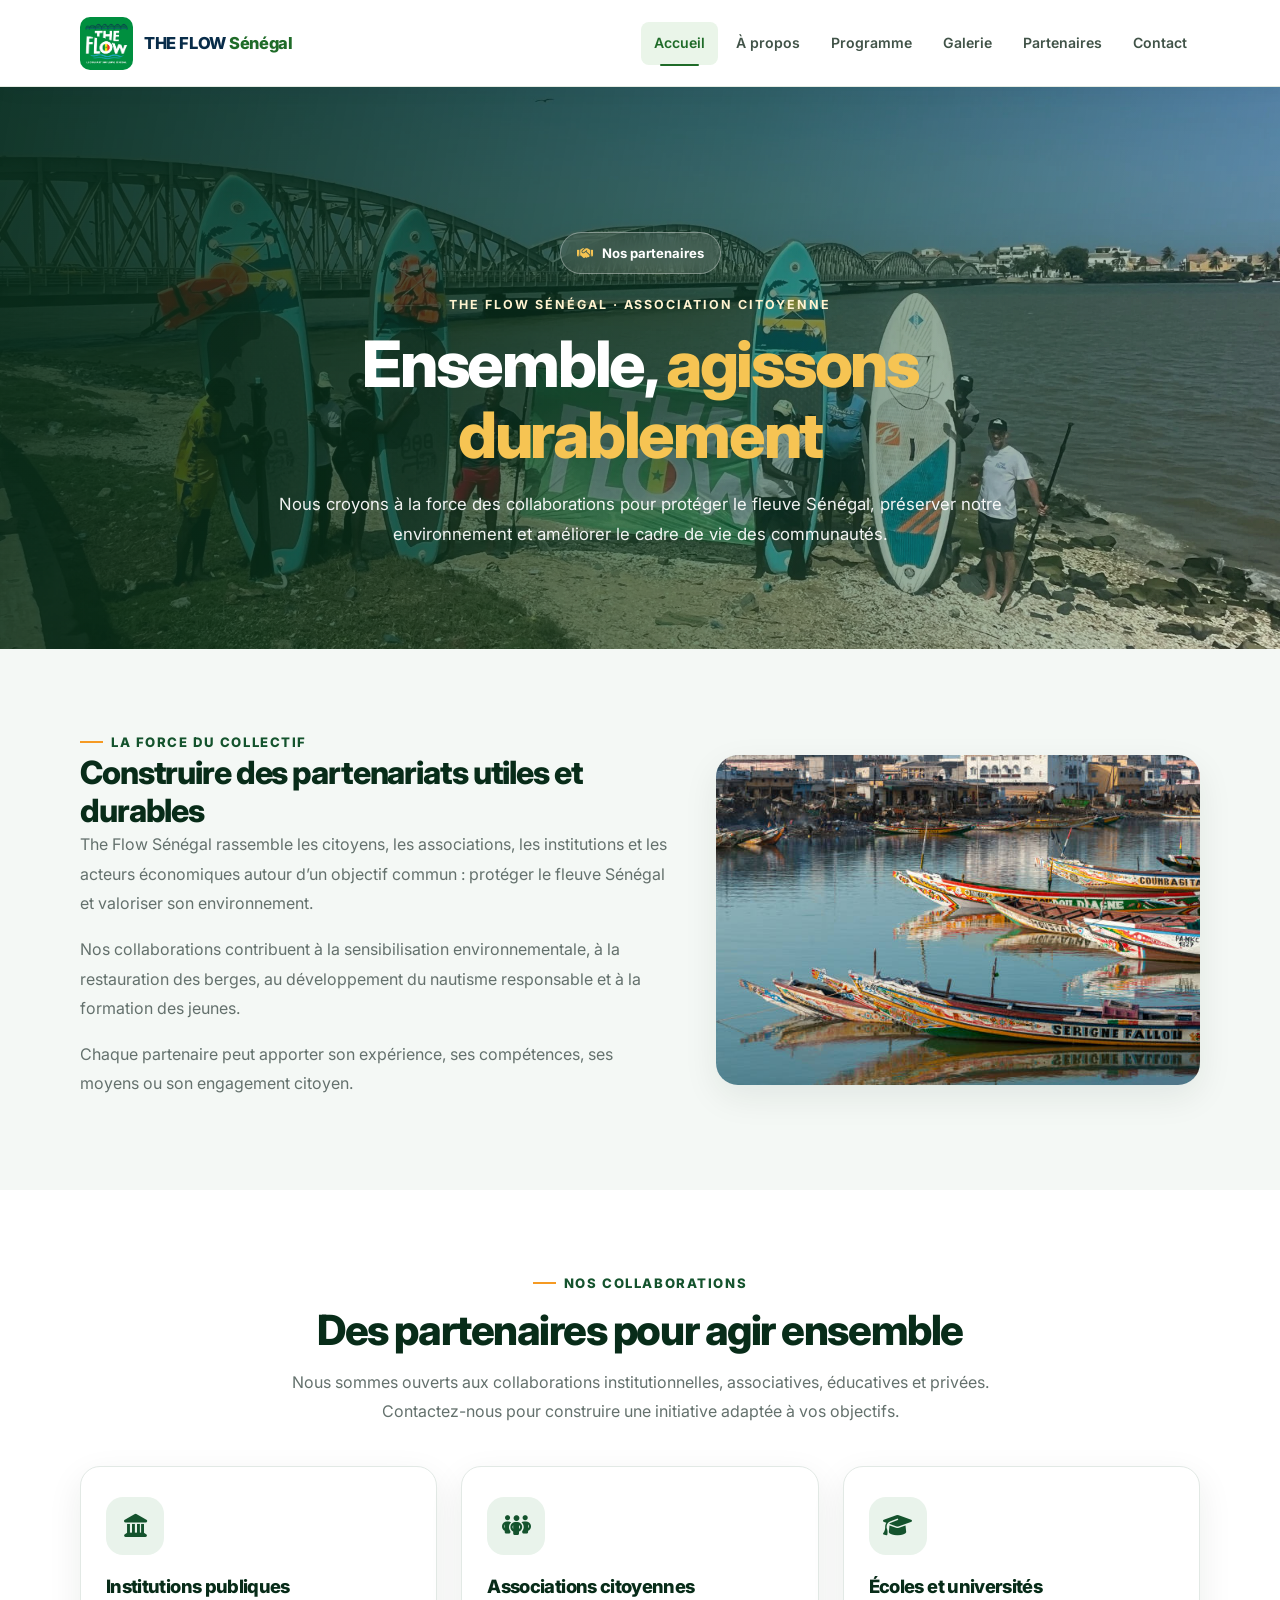
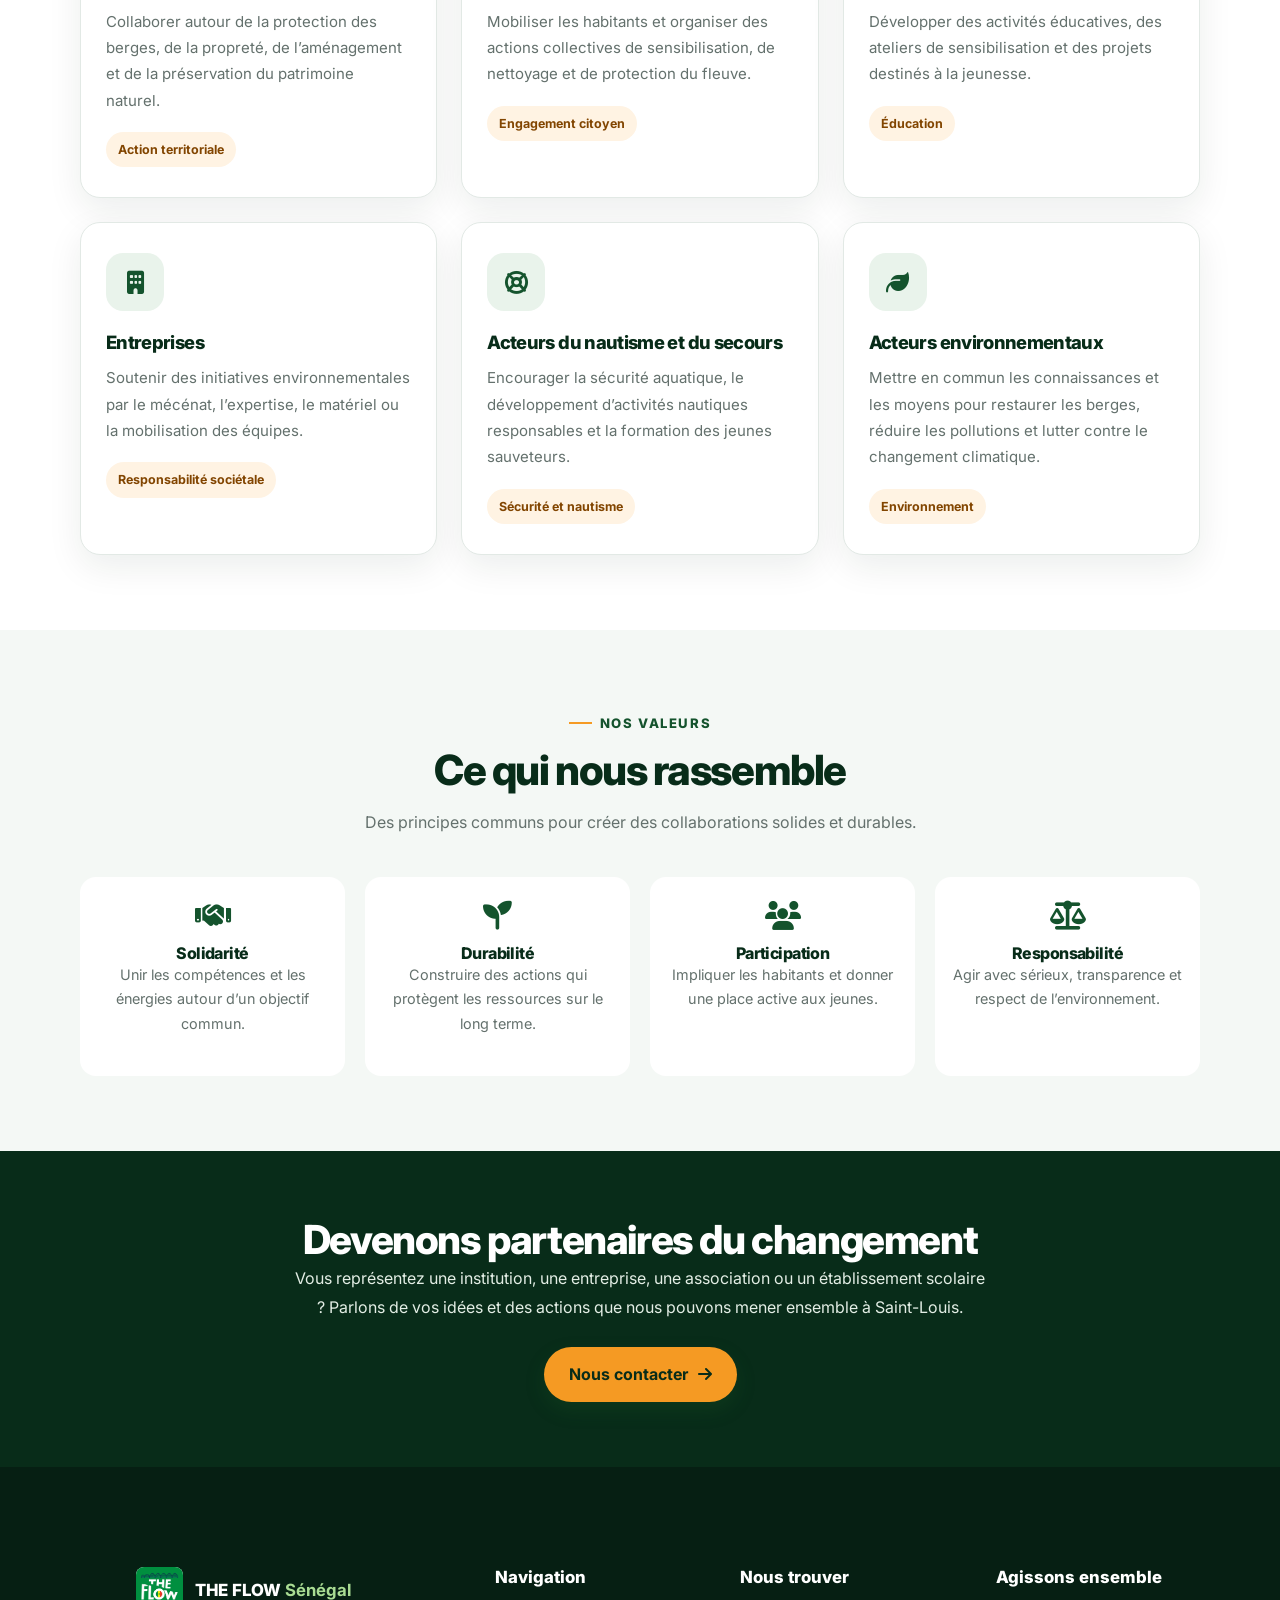
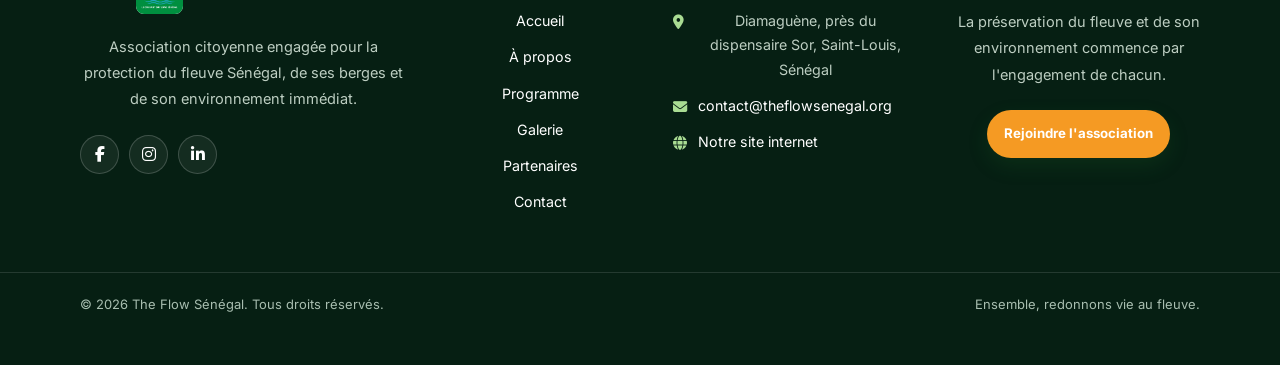
<file: partenaires.html>
<!DOCTYPE html>
<html lang="fr">
<head>
  <meta charset="UTF-8">
  <meta name="viewport" content="width=device-width, initial-scale=1.0">
  <meta name="description" content="Découvrez les partenaires de The Flow Sénégal, engagés pour la protection du fleuve Sénégal, la restauration des berges et la valorisation de Saint-Louis.">
  <title>The Flow Sénégal | Nos partenaires</title>

  <link rel="preconnect" href="https://fonts.googleapis.com">
  <link href="https://fonts.googleapis.com/css2?family=Inter:wght@400;500;600;700;800&display=swap" rel="stylesheet">
  <link rel="stylesheet" href="https://cdnjs.cloudflare.com/ajax/libs/font-awesome/6.5.2/css/all.min.css">
  <link rel="stylesheet" href="CSS/style.css">

  <style>
    :root {
      --primary: #14532d;
      --primary-dark: #082c19;
      --secondary: #f59a23;
      --accent: #f59a23;
      --light: #f4f8f5;
      --dark: #0f172a;
      --gray: #64716d;
      --white: #ffffff;
      --border: #e2e9e5;
      --shadow: 0 12px 35px rgba(8,44,25,.08);
      --transition: all .25s ease;
    }

    * { box-sizing: border-box; }

    body {
      margin: 0;
      font-family: 'Inter', sans-serif;
      color: var(--dark);
      background: white;
    }

    .container {
      width: min(1120px, 92%);
      margin: auto;
    }

    /* En-tête fixe pendant le défilement */
    .site-header {
      position: sticky;
      top: 0;
      z-index: 1000;
    }

    /* Bannière harmonisée avec la page Galerie */
    .partners-hero {
      min-height: 420px;
      padding: 145px 20px 100px;
      display: flex;
      align-items: center;
      justify-content: center;
      position: relative;
      isolation: isolate;
      overflow: hidden;
      text-align: center;
      color: white;
      background:
        linear-gradient(100deg,
          rgba(8,44,25,.90) 0%,
          rgba(12,60,32,.60) 55%,
          rgba(20,83,45,.15) 100%),
        url("images/pont.webp") center 62% / cover no-repeat;
    }

    .hero-content {
      position: relative;
      z-index: 2;
      max-width: 850px;
      margin: auto;
    }

    .hero-badge {
      display: inline-flex;
      align-items: center;
      gap: 9px;
      padding: 9px 16px;
      margin-bottom: 20px;
      border: 1px solid rgba(255,255,255,.35);
      border-radius: 999px;
      background: rgba(255,255,255,.1);
      font-size: .82rem;
      font-weight: 700;
    }

    .hero-badge i { color: #f6c453; }

    .hero-eyebrow {
      margin-bottom: 12px;
      color: #fff3d0;
      font-size: .78rem;
      font-weight: 700;
      letter-spacing: .16em;
      text-transform: uppercase;
    }

    .partners-hero h1 {
      margin: 0 0 18px;
      color: white;
      font-size: clamp(2.3rem, 5vw, 4rem);
      font-weight: 800;
      line-height: 1.12;
    }

    .partners-hero h1 span { color: #f6c453; }

    .partners-hero p {
      max-width: 740px;
      margin: auto;
      color: rgba(255,255,255,.94);
      font-size: 1.05rem;
      line-height: 1.8;
    }

    .section { padding: 75px 0; }

    .section-heading {
      max-width: 760px;
      margin: 0 auto 40px;
      text-align: center;
    }

    .section-tag {
      color: var(--primary);
      font-size: .82rem;
      font-weight: 800;
      letter-spacing: .12em;
      text-transform: uppercase;
    }

    .section-heading h2 {
      margin: 12px 0;
      color: var(--primary-dark);
      font-size: clamp(1.8rem, 4vw, 2.6rem);
    }

    .section-heading p {
      color: var(--gray);
      line-height: 1.8;
    }

    .intro-section { background: var(--light); }

    .intro-grid {
      display: grid;
      grid-template-columns: 1.1fr .9fr;
      gap: 45px;
      align-items: center;
    }

    .intro-copy h2 {
      margin-top: 0;
      color: var(--primary-dark);
      font-size: 2rem;
    }

    .intro-copy p {
      color: var(--gray);
      line-height: 1.85;
    }

    .intro-image {
      min-height: 330px;
      border-radius: 22px;
      box-shadow: var(--shadow);
      background: url("images/saintlouis.jpg") center / cover no-repeat;
    }

    .partner-grid {
      display: grid;
      grid-template-columns: repeat(3, 1fr);
      gap: 24px;
    }

    .partner-card {
      padding: 30px 25px;
      border: 1px solid var(--border);
      border-radius: 20px;
      background: white;
      box-shadow: var(--shadow);
      transition: var(--transition);
    }

    .partner-card:hover {
      transform: translateY(-5px);
      box-shadow: 0 18px 45px rgba(8,44,25,.13);
    }

    .partner-icon {
      display: grid;
      width: 58px;
      height: 58px;
      place-items: center;
      margin-bottom: 20px;
      border-radius: 17px;
      background: #e9f3eb;
      color: var(--primary);
      font-size: 1.45rem;
    }

    .partner-card h3 {
      margin: 0 0 12px;
      color: var(--primary-dark);
      font-size: 1.15rem;
    }

    .partner-card p {
      margin: 0;
      color: var(--gray);
      font-size: .94rem;
      line-height: 1.75;
    }

    .partner-label {
      display: inline-block;
      margin-top: 18px;
      padding: 7px 12px;
      border-radius: 999px;
      background: #fff3e3;
      color: #824500;
      font-size: .78rem;
      font-weight: 700;
    }

    .values-section { background: var(--light); }

    .values-grid {
      display: grid;
      grid-template-columns: repeat(4, 1fr);
      gap: 20px;
    }

    .value-card {
      padding: 24px 18px;
      border-radius: 16px;
      background: white;
      text-align: center;
    }

    .value-card i {
      margin-bottom: 14px;
      color: var(--primary);
      font-size: 1.8rem;
    }

    .value-card h3 {
      color: var(--primary-dark);
      font-size: 1rem;
    }

    .value-card p {
      color: var(--gray);
      font-size: .9rem;
      line-height: 1.7;
    }

    .partner-cta {
      padding: 65px 20px;
      background: var(--primary-dark);
      color: white;
      text-align: center;
    }

    .partner-cta h2 {
      margin-top: 0;
      font-size: clamp(1.8rem, 4vw, 2.5rem);
    }

    .partner-cta p {
      max-width: 700px;
      margin: 0 auto 25px;
      color: #e3eee5;
      line-height: 1.8;
    }

    .btn-primary {
      display: inline-flex;
      align-items: center;
      justify-content: center;
      gap: 10px;
      padding: 14px 25px;
      border-radius: 999px;
      background: var(--secondary);
      color: var(--primary-dark);
      font-weight: 700;
      text-decoration: none;
      transition: var(--transition);
    }

    .btn-primary:hover {
      transform: translateY(-3px);
      background: #ffb547;
    }

    .site-footer {
      padding: 30px 0;
      background: #061f13;
      color: white;
      text-align: center;
    }

    .site-footer a { color: white; }

    @media (max-width: 900px) {
      .partner-grid { grid-template-columns: repeat(2, 1fr); }
      .values-grid { grid-template-columns: repeat(2, 1fr); }
      .intro-grid { grid-template-columns: 1fr; }
      .intro-image { min-height: 280px; }
    }

    @media (max-width: 600px) {
      .partners-hero { min-height: 390px; padding: 125px 18px 85px; }
      .section { padding: 55px 0; }
      .partner-grid, .values-grid { grid-template-columns: 1fr; }
    }
  </style>
</head>

<body>

  <!-- En-tête : conserve ici le menu commun déjà présent sur ton site -->
   <header class="site-header">
    <div class="container header-container">

      <a href="index.html" class="logo" aria-label="The Flow Sénégal, accueil">
        <img src="images/logoTFS.jpeg" alt="Logo The Flow Sénégal" class="logo-image" width="53" height="53">
        <span class="logo-text">
          THE FLOW <span class="accent">Sénégal</span>
        </span>
      </a>

      <button class="mobile-toggle" type="button"
        aria-label="Ouvrir le menu" aria-expanded="false"
        aria-controls="mainNavigation">
        <i class="fas fa-bars" aria-hidden="true"></i>
      </button>

      <nav class="main-nav" id="mainNavigation" aria-label="Navigation principale">
        <ul class="nav-list">
          <li><a href="index.html" class="nav-link active" aria-current="page">Accueil</a></li>
          <li><a href="apropos.html" class="nav-link">À propos</a></li>
          <li><a href="programme.html" class="nav-link">Programme</a></li>
          <li><a href="galerie.html" class="nav-link">Galerie</a></li>
          <li><a href="partenaires.html" class="nav-link">Partenaires</a></li>
          <li><a href="contact.html" class="nav-link">Contact</a></li>
        </ul>
      </nav>

    </div>
  </header>
  <main>
    <section class="partners-hero">
      <div class="hero-content">
        <span class="hero-badge">
          <i class="fas fa-handshake" aria-hidden="true"></i>
          Nos partenaires
        </span>

        <div class="hero-eyebrow">THE FLOW SÉNÉGAL · ASSOCIATION CITOYENNE</div>

        <h1>Ensemble, <span>agissons durablement</span></h1>

        <p>
          Nous croyons à la force des collaborations pour protéger le fleuve Sénégal,
          préserver notre environnement et améliorer le cadre de vie des communautés.
        </p>
      </div>
    </section>

    <section class="section intro-section">
      <div class="container intro-grid">
        <div class="intro-copy">
          <span class="section-tag">La force du collectif</span>
          <h2>Construire des partenariats utiles et durables</h2>

          <p>
            The Flow Sénégal rassemble les citoyens, les associations,
            les institutions et les acteurs économiques autour d’un objectif commun :
            protéger le fleuve Sénégal et valoriser son environnement.
          </p>

          <p>
            Nos collaborations contribuent à la sensibilisation environnementale,
            à la restauration des berges, au développement du nautisme responsable
            et à la formation des jeunes.
          </p>

          <p>
            Chaque partenaire peut apporter son expérience, ses compétences,
            ses moyens ou son engagement citoyen.
          </p>
        </div>

        <div class="intro-image" role="img" aria-label="Paysage de Saint-Louis du Sénégal"></div>
      </div>
    </section>

    <section class="section">
      <div class="container">
        <div class="section-heading">
          <span class="section-tag">Nos collaborations</span>
          <h2>Des partenaires pour agir ensemble</h2>
          <p>
            Nous sommes ouverts aux collaborations institutionnelles,
            associatives, éducatives et privées. Contactez-nous pour construire
            une initiative adaptée à vos objectifs.
          </p>
        </div>

        <div class="partner-grid">
          <article class="partner-card">
            <div class="partner-icon">
              <i class="fas fa-landmark" aria-hidden="true"></i>
            </div>
            <h3>Institutions publiques</h3>
            <p>
              Collaborer autour de la protection des berges, de la propreté,
              de l’aménagement et de la préservation du patrimoine naturel.
            </p>
            <span class="partner-label">Action territoriale</span>
          </article>

          <article class="partner-card">
            <div class="partner-icon">
              <i class="fas fa-people-group" aria-hidden="true"></i>
            </div>
            <h3>Associations citoyennes</h3>
            <p>
              Mobiliser les habitants et organiser des actions collectives
              de sensibilisation, de nettoyage et de protection du fleuve.
            </p>
            <span class="partner-label">Engagement citoyen</span>
          </article>

          <article class="partner-card">
            <div class="partner-icon">
              <i class="fas fa-graduation-cap" aria-hidden="true"></i>
            </div>
            <h3>Écoles et universités</h3>
            <p>
              Développer des activités éducatives, des ateliers de sensibilisation
              et des projets destinés à la jeunesse.
            </p>
            <span class="partner-label">Éducation</span>
          </article>

          <article class="partner-card">
            <div class="partner-icon">
              <i class="fas fa-building" aria-hidden="true"></i>
            </div>
            <h3>Entreprises</h3>
            <p>
              Soutenir des initiatives environnementales par le mécénat,
              l’expertise, le matériel ou la mobilisation des équipes.
            </p>
            <span class="partner-label">Responsabilité sociétale</span>
          </article>

          <article class="partner-card">
            <div class="partner-icon">
              <i class="fas fa-life-ring" aria-hidden="true"></i>
            </div>
            <h3>Acteurs du nautisme et du secours</h3>
            <p>
              Encourager la sécurité aquatique, le développement d’activités
              nautiques responsables et la formation des jeunes sauveteurs.
            </p>
            <span class="partner-label">Sécurité et nautisme</span>
          </article>

          <article class="partner-card">
            <div class="partner-icon">
              <i class="fas fa-leaf" aria-hidden="true"></i>
            </div>
            <h3>Acteurs environnementaux</h3>
            <p>
              Mettre en commun les connaissances et les moyens pour restaurer
              les berges, réduire les pollutions et lutter contre le changement climatique.
            </p>
            <span class="partner-label">Environnement</span>
          </article>
        </div>
      </div>
    </section>

    <section class="section values-section">
      <div class="container">
        <div class="section-heading">
          <span class="section-tag">Nos valeurs</span>
          <h2>Ce qui nous rassemble</h2>
          <p>Des principes communs pour créer des collaborations solides et durables.</p>
        </div>

        <div class="values-grid">
          <article class="value-card">
            <i class="fas fa-handshake" aria-hidden="true"></i>
            <h3>Solidarité</h3>
            <p>Unir les compétences et les énergies autour d’un objectif commun.</p>
          </article>

          <article class="value-card">
            <i class="fas fa-seedling" aria-hidden="true"></i>
            <h3>Durabilité</h3>
            <p>Construire des actions qui protègent les ressources sur le long terme.</p>
          </article>

          <article class="value-card">
            <i class="fas fa-users" aria-hidden="true"></i>
            <h3>Participation</h3>
            <p>Impliquer les habitants et donner une place active aux jeunes.</p>
          </article>

          <article class="value-card">
            <i class="fas fa-scale-balanced" aria-hidden="true"></i>
            <h3>Responsabilité</h3>
            <p>Agir avec sérieux, transparence et respect de l’environnement.</p>
          </article>
        </div>
      </div>
    </section>

    <section class="partner-cta">
      <div class="container">
        <h2>Devenons partenaires du changement</h2>
        <p>
          Vous représentez une institution, une entreprise, une association
          ou un établissement scolaire ? Parlons de vos idées et des actions
          que nous pouvons mener ensemble à Saint-Louis.
        </p>

        <a href="contact.html" class="btn-primary">
          Nous contacter
          <i class="fas fa-arrow-right" aria-hidden="true"></i>
        </a>
      </div>
    </section>
  </main>

  <!-- PIED DE PAGE -->
  <footer class="site-footer">
    <div class="container footer-container">

      <div class="footer-col footer-about">
        <a href="index.html" class="footer-brand">
          <img src="images/logoTFS.jpeg" alt="" class="footer-logo" width="47" height="47" loading="lazy">
          <span>THE FLOW <strong>Sénégal</strong></span>
        </a>

        <p>
          Association citoyenne engagée pour la protection du fleuve Sénégal,
          de ses berges et de son environnement immédiat.
        </p>

        <div class="social-links">
          <!-- Remplacer les # par les liens officiels -->
          <a href="#" aria-label="Facebook"><i class="fab fa-facebook-f" aria-hidden="true"></i></a>
          <a href="#" aria-label="Instagram"><i class="fab fa-instagram" aria-hidden="true"></i></a>
          <a href="#" aria-label="LinkedIn"><i class="fab fa-linkedin-in" aria-hidden="true"></i></a>
        </div>
      </div>

      <div class="footer-col">
        <h3>Navigation</h3>
        <ul>
          <li><a href="index.html">Accueil</a></li>
          <li><a href="apropos.html">À propos</a></li>
          <li><a href="programme.html">Programme</a></li>
          <li><a href="galerie.html" aria-current="page">Galerie</a></li>
          <li><a href="partenaires.html">Partenaires</a></li>
          <li><a href="contact.html">Contact</a></li>
        </ul>
      </div>

      <div class="footer-col">
        <h3>Nous trouver</h3>
        <ul class="contact-list">
          <li>
            <i class="fas fa-location-dot" aria-hidden="true"></i>
            <span>Diamaguène, près du dispensaire Sor, Saint-Louis, Sénégal</span>
          </li>
          <li>
            <i class="fas fa-envelope" aria-hidden="true"></i>
            <a href="mailto:contact@theflowsenegal.org">contact@theflowsenegal.org</a>
          </li>
          <li>
            <i class="fas fa-globe" aria-hidden="true"></i>
            <a href="https://theflowsenegal.onrender.com/" target="_blank" rel="noopener noreferrer">
              Notre site internet
            </a>
          </li>
        </ul>
      </div>

      <div class="footer-col footer-join">
        <h3>Agissons ensemble</h3>
        <p>
          La préservation du fleuve et de son environnement commence
          par l'engagement de chacun.
        </p>
        <a href="contact.html" class="btn btn-primary">Rejoindre l'association</a>
      </div>

    </div>

    <div class="footer-bottom">
      <div class="container footer-bottom-inner">
        <p>&copy; 2026 The Flow Sénégal. Tous droits réservés.</p>
        <p>Ensemble, redonnons vie au fleuve.</p>
      </div>
    </div>
  </footer>
  <script src="JS/main.js"></script>
</body>
</html>
</file>
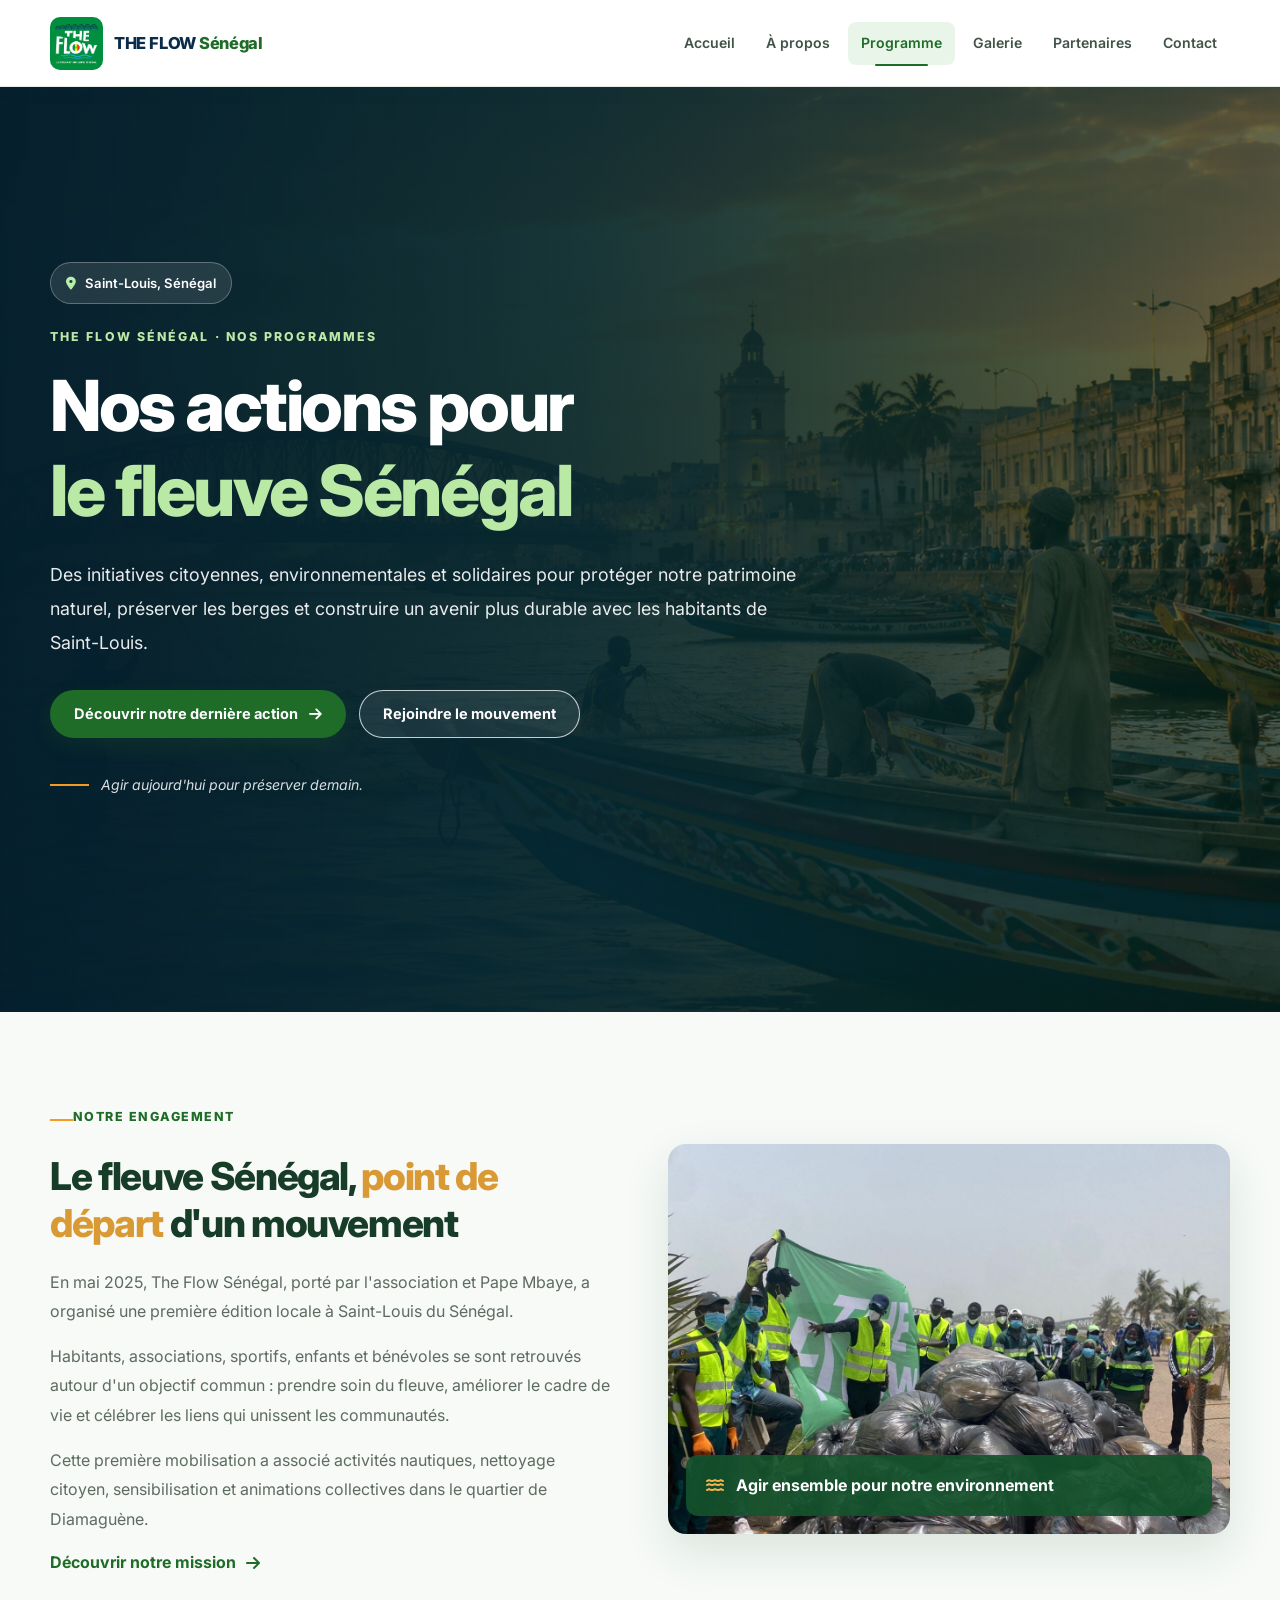
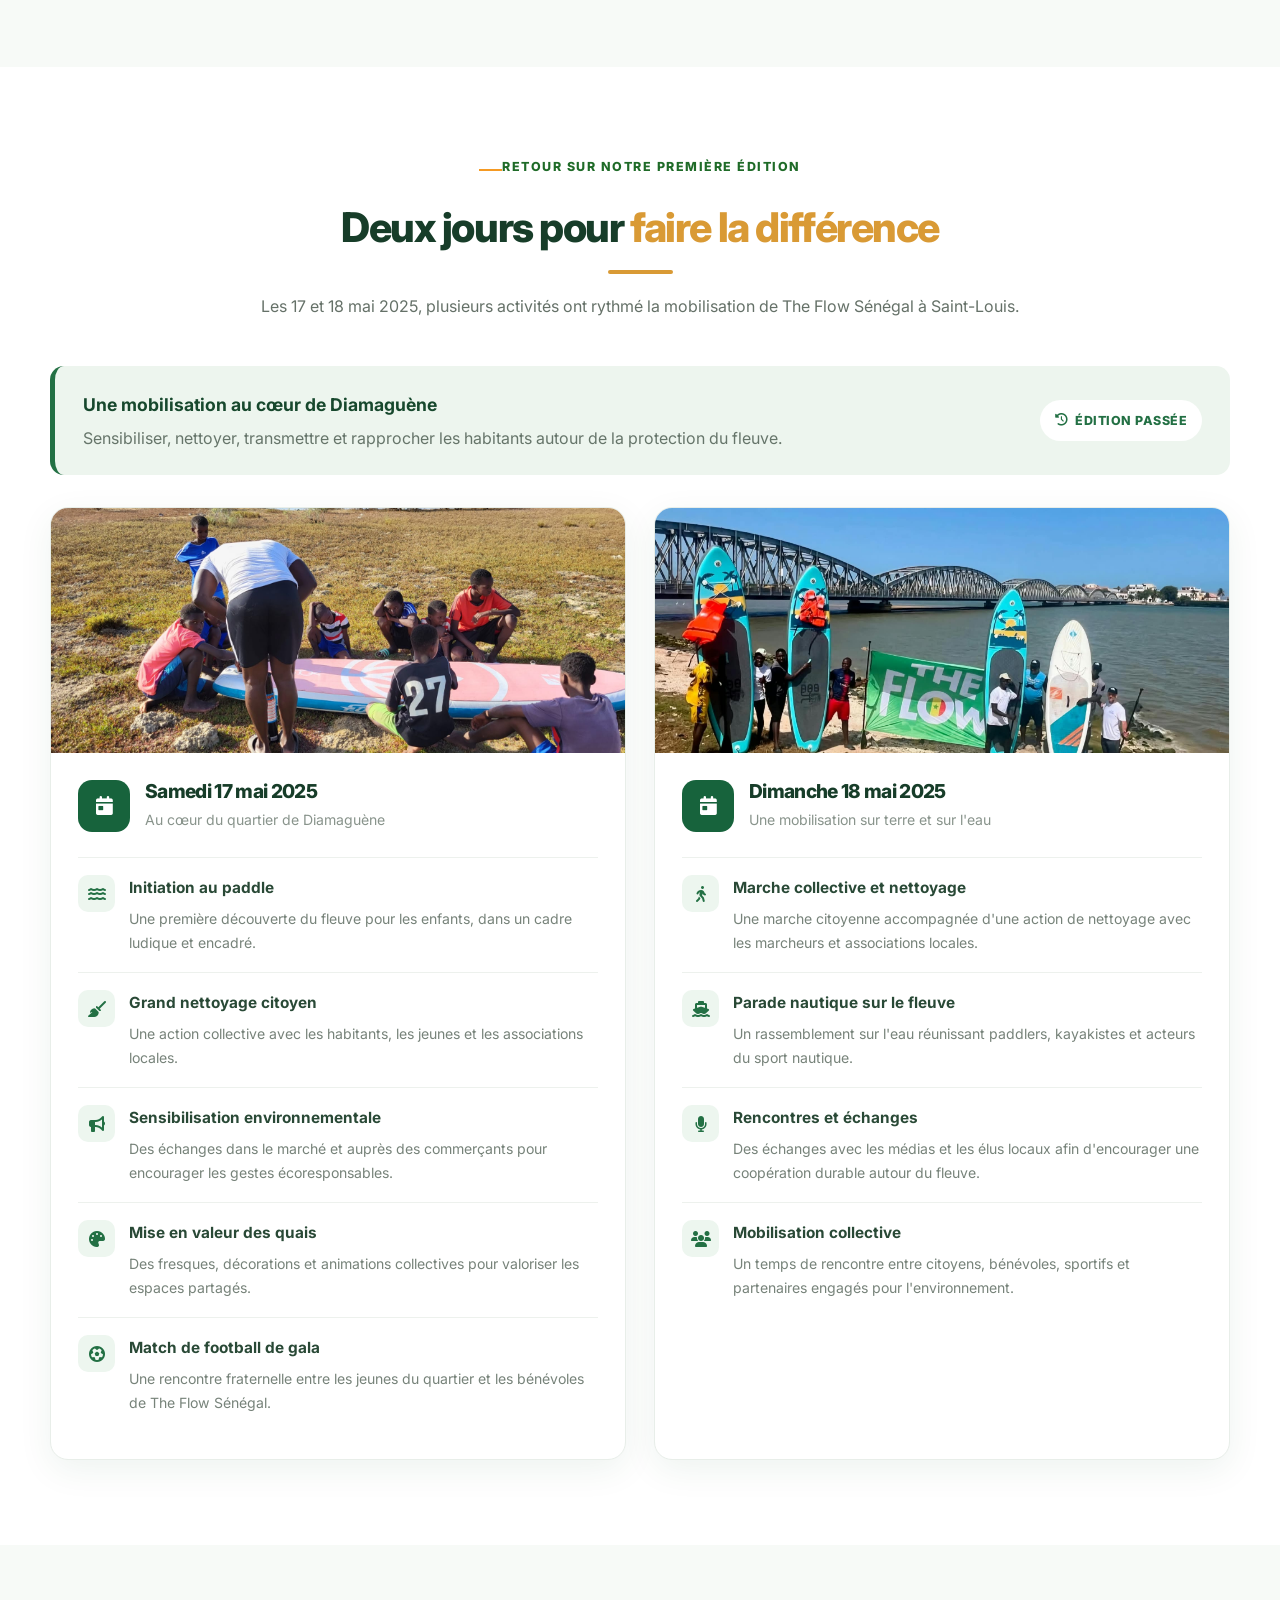
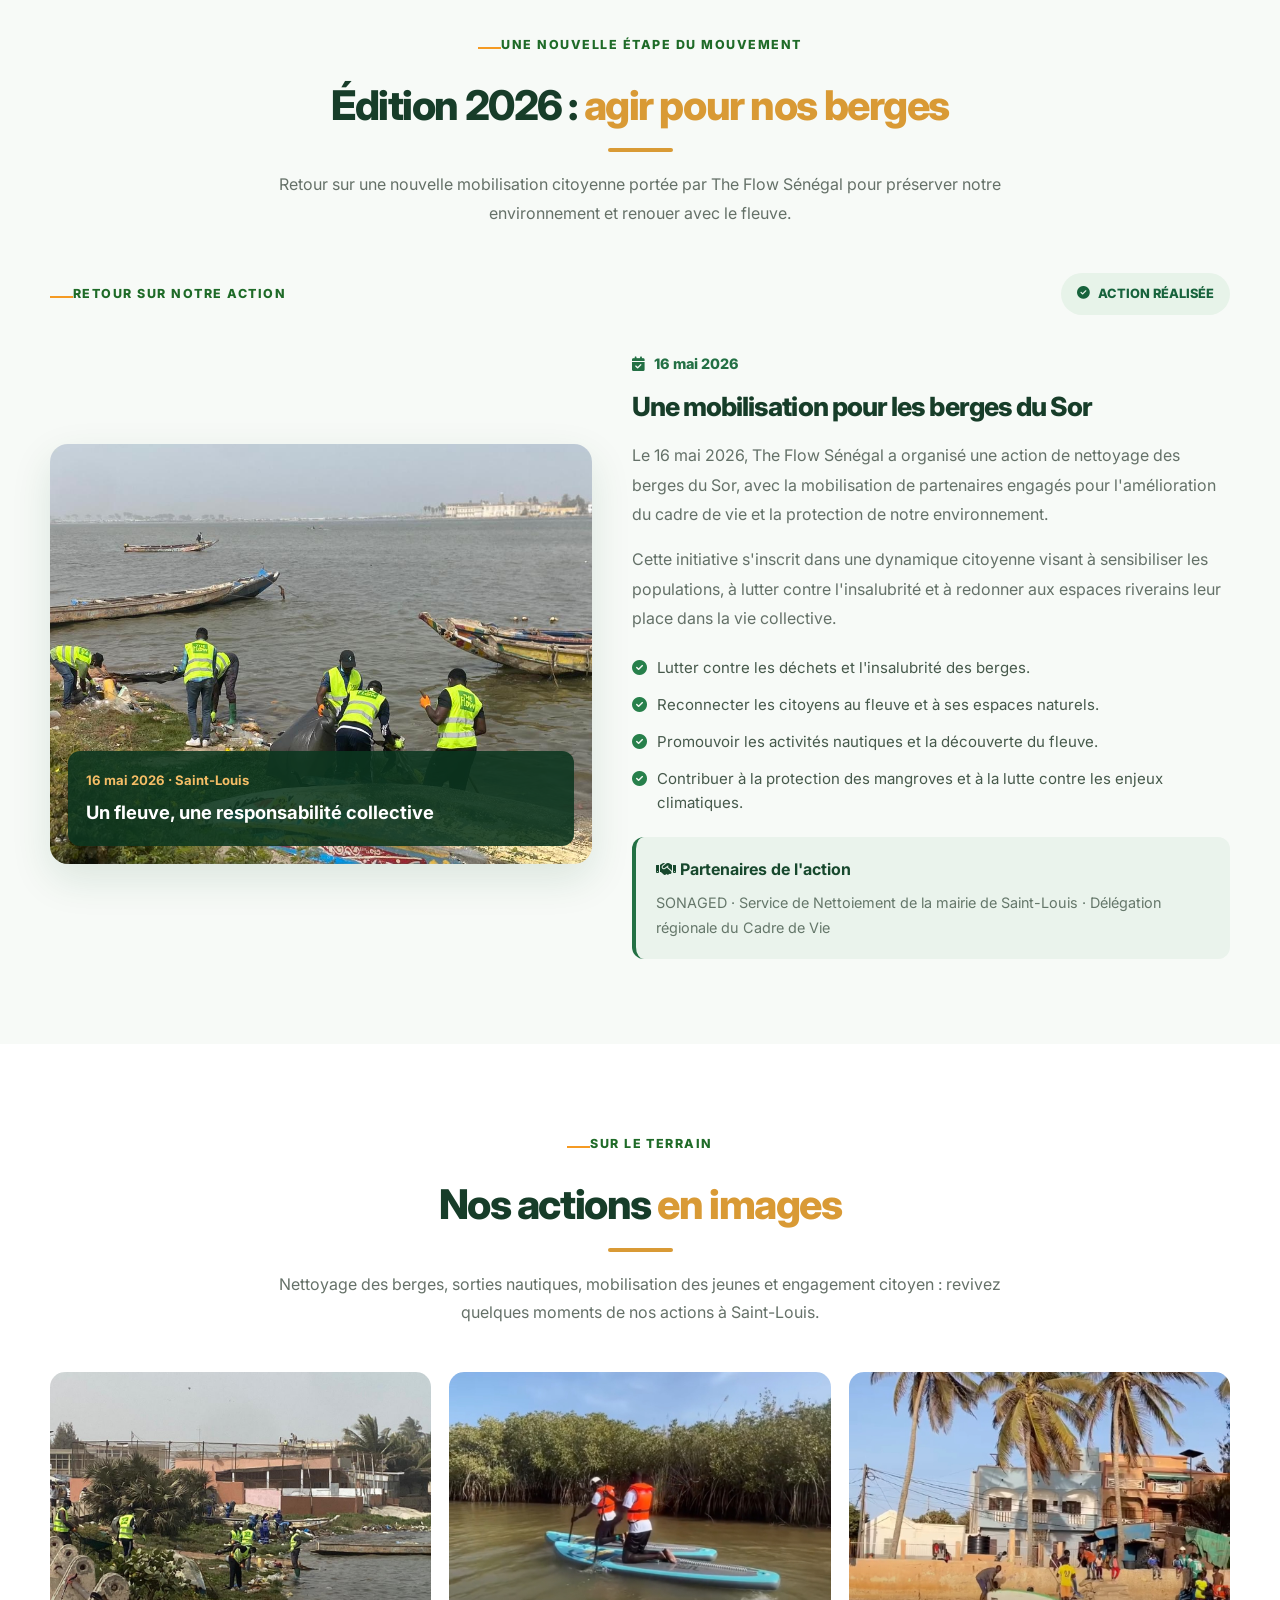
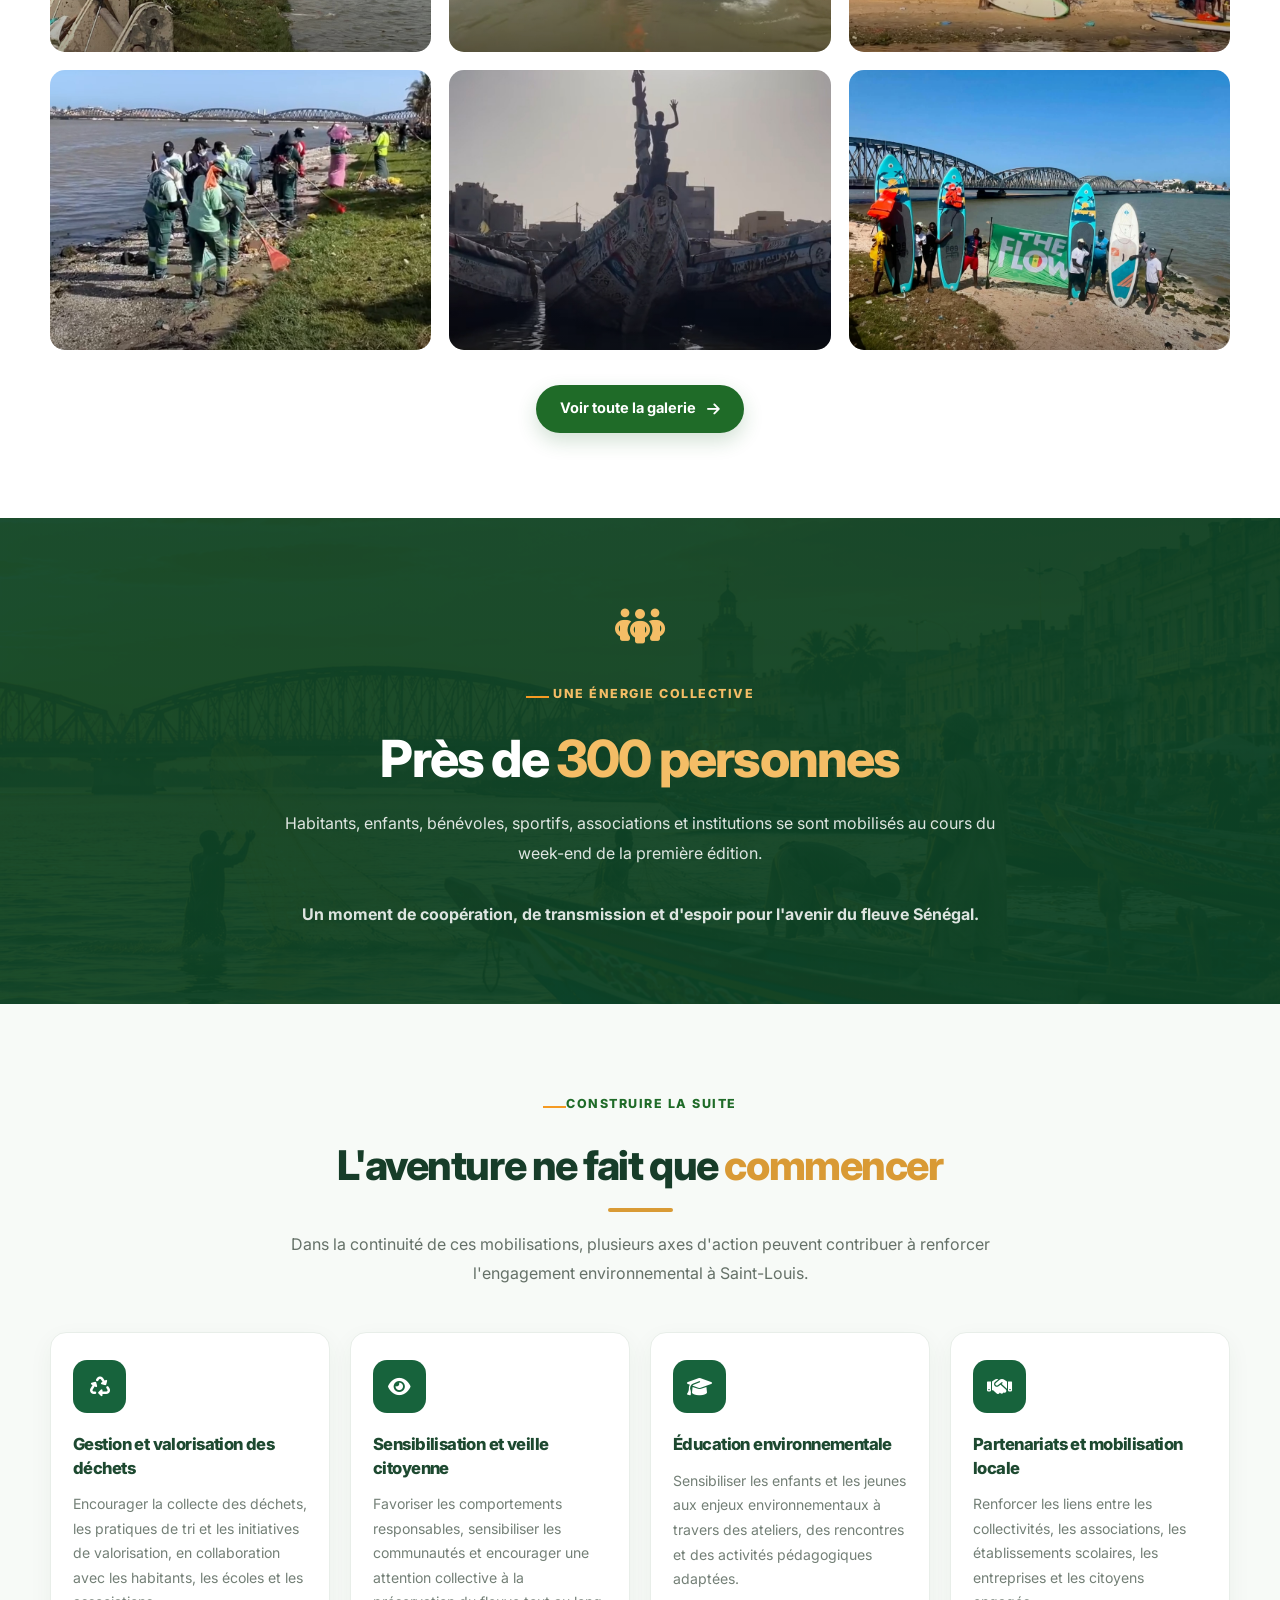
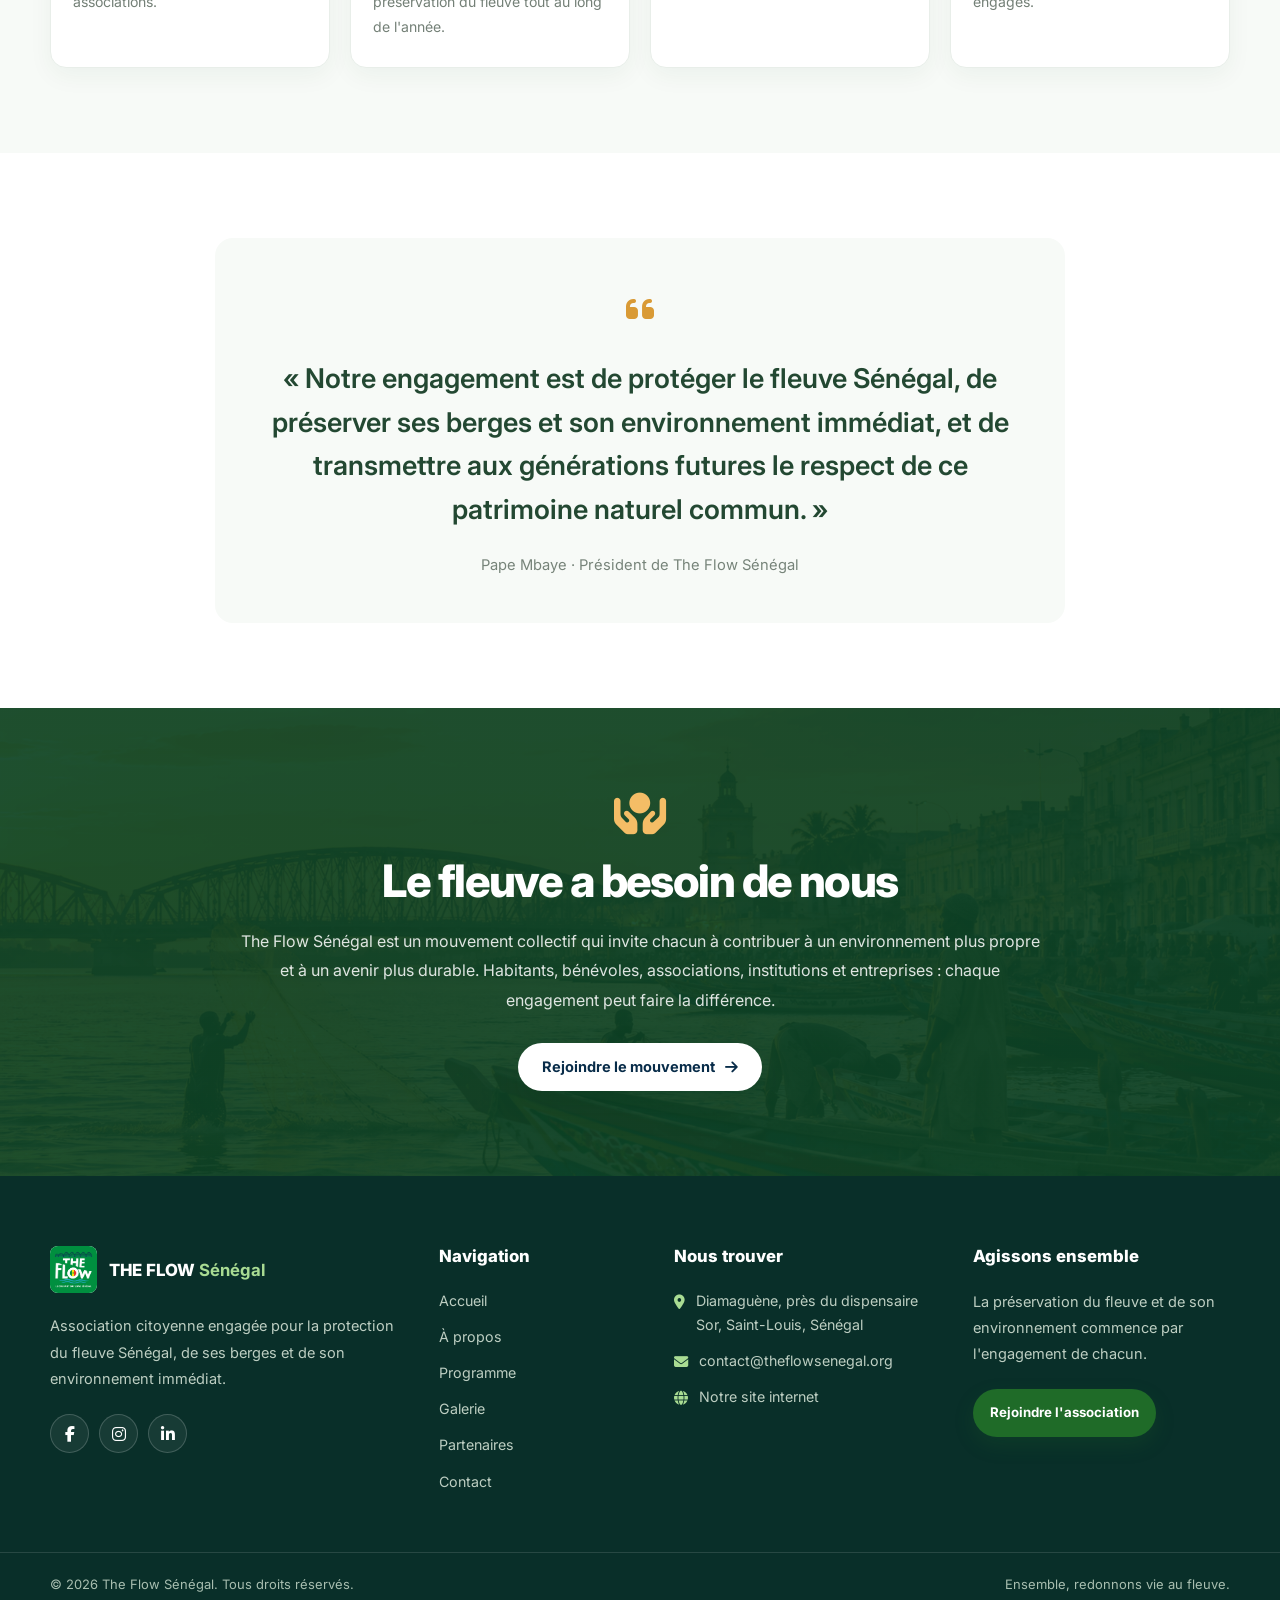
<file: programme.html>
<!DOCTYPE html>
<html lang="fr">
<head>
  <meta charset="UTF-8">
  <meta name="viewport" content="width=device-width, initial-scale=1.0">

  <meta name="description" content="Découvrez les programmes et les actions de The Flow Sénégal à Saint-Louis : nettoyage des berges, sensibilisation environnementale, activités nautiques et mobilisation citoyenne.">

  <meta name="theme-color" content="#14532d">
  <meta name="author" content="The Flow Sénégal">

  <title>The Flow Sénégal | Programme et actions</title>

  <link rel="preconnect" href="https://fonts.googleapis.com">
  <link rel="preconnect" href="https://fonts.gstatic.com" crossorigin>

  <link href="https://fonts.googleapis.com/css2?family=Inter:wght@400;500;600;700;800&display=swap" rel="stylesheet">

  <link rel="stylesheet" href="https://cdnjs.cloudflare.com/ajax/libs/font-awesome/6.5.2/css/all.min.css">
  <link rel="stylesheet" href="CSS/style.css">

  <style>
    /* =========================================
       PROGRAMME - THE FLOW SÉNÉGAL
       Identité visuelle de la page d'accueil
    ========================================= */

    .programme-page {
      overflow: hidden;
    }

    .programme-page img {
      display: block;
      max-width: 100%;
    }

    .programme-page .accent-text {
      color: #d99a35;
    }

    .programme-page .section-header {
      max-width: 780px;
      margin: 0 auto 48px;
      text-align: center;
    }

    .programme-page .section-header p {
      max-width: 680px;
      margin: 16px auto 0;
      line-height: 1.8;
    }

    .programme-page .section-tag {
      display: inline-block;
      margin-bottom: 14px;
    }

    /* HERO */

    .programme-hero {
      min-height: 490px;
      display: flex;
      align-items: center;
      position: relative;
      background:
        linear-gradient(90deg, rgba(8, 42, 25, .91), rgba(8, 42, 25, .55)),
        url("../images/hero.png") center/cover no-repeat;
    }

    .programme-hero .hero-content {
      position: relative;
      z-index: 2;
      padding-top: 90px;
      padding-bottom: 100px;
    }

    .programme-hero .hero-title {
      max-width: 850px;
    }

    .programme-hero .hero-subtitle {
      max-width: 760px;
    }

    /* INTRODUCTION */

    .programme-intro {
      padding: 90px 0;
      background: #f7faf7;
    }

    .programme-intro-grid {
      display: grid;
      grid-template-columns: 1fr 1fr;
      align-items: center;
      gap: 55px;
    }

    .programme-intro-copy h2 {
      margin: 12px 0 22px;
      font-size: clamp(1.8rem, 3vw, 2.7rem);
      line-height: 1.2;
      color: #173d29;
    }

    .programme-intro-copy p {
      color: #5d6b61;
      line-height: 1.85;
      margin-bottom: 15px;
    }

    .programme-intro-visual {
      position: relative;
      min-height: 390px;
      border-radius: 18px;
      overflow: hidden;
      box-shadow: 0 18px 45px rgba(20, 83, 45, .13);
    }

    .programme-intro-visual img {
      width: 100%;
      height: 390px;
      object-fit: cover;
    }

    .programme-image-label {
      position: absolute;
      bottom: 18px;
      left: 18px;
      right: 18px;
      padding: 17px 20px;
      border-radius: 12px;
      color: #fff;
      background: rgba(20, 83, 45, .91);
      font-weight: 700;
    }

    .programme-image-label i {
      color: #f4b34d;
      margin-right: 8px;
    }

    /* TITRES DES SECTIONS */

    .programme-section {
      padding: 85px 0;
    }

    .programme-section-light {
      background: #f7faf7;
    }

    .programme-section-white {
      background: #fff;
    }

    .programme-heading {
      max-width: 790px;
      text-align: center;
      margin: 0 auto 45px;
    }

    .programme-heading h2 {
      color: #173d29;
      font-size: clamp(1.9rem, 3.2vw, 2.7rem);
      line-height: 1.2;
      margin: 12px 0;
    }

    .programme-heading h2 span {
      color: #d99a35;
    }

    .programme-heading p {
      color: #657168;
      line-height: 1.8;
      margin-top: 16px;
    }

    .programme-divider {
      display: block;
      width: 65px;
      height: 4px;
      border-radius: 5px;
      background: #d99a35;
      margin: 18px auto;
    }

    /* BANDEAU ÉDITION */

    .edition-intro-bar {
      display: flex;
      align-items: center;
      justify-content: space-between;
      gap: 20px;
      padding: 24px 28px;
      margin-bottom: 32px;
      border-radius: 14px;
      background: #edf5ee;
      border-left: 5px solid #237044;
    }

    .edition-intro-bar strong {
      display: block;
      color: #17482d;
      font-size: 1.1rem;
      margin-bottom: 6px;
    }

    .edition-intro-bar p {
      color: #66756a;
      line-height: 1.6;
      margin: 0;
    }

    .edition-label {
      flex-shrink: 0;
      display: inline-flex;
      align-items: center;
      gap: 8px;
      padding: 10px 15px;
      border-radius: 30px;
      background: #fff;
      color: #237044;
      font-size: .78rem;
      font-weight: 800;
      text-transform: uppercase;
      letter-spacing: .5px;
    }

    /* CARTES DES JOURNÉES */

    .programme-days {
      display: grid;
      grid-template-columns: repeat(2, minmax(0, 1fr));
      gap: 28px;
      align-items: start;
    }

    .programme-day-card {
      height: 100%;
      overflow: hidden;
      background: #fff;
      border: 1px solid #e8eee9;
      border-radius: 18px;
      box-shadow: 0 10px 35px rgba(20, 83, 45, .07);
      transition: transform .25s ease, box-shadow .25s ease;
    }

    .programme-day-card:hover {
      transform: translateY(-5px);
      box-shadow: 0 18px 40px rgba(20, 83, 45, .12);
    }

    .programme-day-cover {
      width: 100%;
      height: 245px;
      object-fit: cover;
    }

    .programme-day-body {
      padding: 27px;
    }

    .programme-day-header {
      display: flex;
      align-items: center;
      gap: 15px;
      margin-bottom: 25px;
    }

    .programme-day-icon {
      width: 52px;
      height: 52px;
      flex-shrink: 0;
      display: grid;
      place-items: center;
      color: #fff;
      background: #17633c;
      border-radius: 14px;
      font-size: 1.2rem;
    }

    .programme-day-header h3 {
      color: #173d29;
      font-size: 1.2rem;
      margin: 0 0 5px;
    }

    .programme-day-header p {
      color: #89948c;
      font-size: .88rem;
      margin: 0;
    }

    .programme-activities {
      list-style: none;
      padding: 0;
      margin: 0;
    }

    .programme-activities li {
      display: flex;
      align-items: flex-start;
      gap: 14px;
      padding: 17px 0;
      border-top: 1px solid #edf1ed;
    }

    .programme-activity-icon {
      width: 37px;
      height: 37px;
      flex-shrink: 0;
      display: grid;
      place-items: center;
      border-radius: 10px;
      color: #237044;
      background: #edf6ef;
    }

    .programme-activities strong {
      display: block;
      color: #294936;
      font-size: .96rem;
      margin-bottom: 6px;
    }

    .programme-activities p {
      color: #77837a;
      font-size: .88rem;
      line-height: 1.7;
      margin: 0;
    }

    /* GALERIE */

    .programme-gallery-grid {
      display: grid;
      grid-template-columns: repeat(3, minmax(0, 1fr));
      gap: 18px;
    }

    .programme-gallery-item {
      position: relative;
      display: block;
      height: 280px;
      overflow: hidden;
      border-radius: 15px;
      background: #e8eee9;
    }

    .programme-gallery-item img {
      width: 100%;
      height: 100%;
      object-fit: cover;
      transition: transform .45s ease;
    }

    .programme-gallery-item:hover img {
      transform: scale(1.07);
    }

    .programme-gallery-item::after {
      content: "";
      position: absolute;
      inset: 0;
      background: linear-gradient(transparent 60%, rgba(0, 0, 0, .35));
      pointer-events: none;
    }

    /* RÉTROSPECTIVE 2026 */

    .programme-2026 {
      background: #f7faf7;
    }

    .programme-2026-banner {
      display: flex;
      align-items: center;
      justify-content: space-between;
      gap: 20px;
      margin-bottom: 35px;
    }

    .programme-2026-banner .section-tag {
      margin: 0;
    }

    .programme-2026-status {
      display: inline-flex;
      align-items: center;
      gap: 8px;
      padding: 10px 16px;
      border-radius: 30px;
      color: #17633c;
      background: #e7f3e9;
      font-size: .8rem;
      font-weight: 800;
      text-transform: uppercase;
    }

    .programme-2026-grid {
      display: grid;
      grid-template-columns: .95fr 1.05fr;
      gap: 40px;
      align-items: center;
    }

    .programme-2026-image {
      position: relative;
      min-height: 420px;
      border-radius: 18px;
      overflow: hidden;
      box-shadow: 0 15px 40px rgba(20, 83, 45, .12);
    }

    .programme-2026-image img {
      width: 100%;
      height: 420px;
      object-fit: cover;
    }

    .programme-2026-image-label {
      position: absolute;
      left: 18px;
      right: 18px;
      bottom: 18px;
      padding: 18px;
      color: #fff;
      border-radius: 12px;
      background: rgba(12, 54, 31, .88);
    }

    .programme-2026-image-label span {
      display: block;
      color: #f4bd66;
      font-size: .82rem;
      font-weight: 700;
      margin-bottom: 6px;
    }

    .programme-2026-image-label strong {
      font-size: 1.15rem;
    }

    .programme-2026-content h3 {
      color: #173d29;
      font-size: 1.65rem;
      line-height: 1.3;
      margin: 12px 0 18px;
    }

    .programme-2026-content p {
      color: #647168;
      line-height: 1.85;
      margin-bottom: 15px;
    }

    .programme-2026-date {
      display: inline-flex;
      align-items: center;
      gap: 9px;
      color: #237044;
      font-size: .9rem;
      font-weight: 800;
    }

    .programme-objectives {
      list-style: none;
      padding: 0;
      margin: 22px 0;
    }

    .programme-objectives li {
      display: flex;
      gap: 10px;
      align-items: flex-start;
      margin-bottom: 13px;
      color: #46594b;
      line-height: 1.6;
      font-size: .94rem;
    }

    .programme-objectives i {
      color: #27804b;
      margin-top: 4px;
    }

    .programme-partners {
      padding: 19px 20px;
      border-radius: 12px;
      background: #eaf3ec;
      border-left: 4px solid #237044;
    }

    .programme-partners strong {
      display: block;
      color: #17482d;
      margin-bottom: 8px;
    }

    .programme-partners p {
      margin: 0;
      color: #65776a;
      font-size: .9rem;
      line-height: 1.7;
    }

    /* CHIFFRE CLÉ */

    .programme-impact {
      padding: 75px 0;
      color: #fff;
      text-align: center;
      background:
        linear-gradient(rgba(13, 67, 38, .94), rgba(13, 67, 38, .94)),
        url("../images/hero.png") center/cover no-repeat;
    }

    .programme-impact-icon {
      font-size: 2.5rem;
      color: #f4bd66;
      margin-bottom: 18px;
    }

    .programme-impact h2 {
      color: #fff;
      font-size: clamp(2rem, 4vw, 3.2rem);
      margin: 10px 0 18px;
    }

    .programme-impact h2 span {
      color: #f4bd66;
    }

    .programme-impact p {
      max-width: 720px;
      margin: 0 auto;
      color: rgba(255, 255, 255, .86);
      line-height: 1.9;
    }

    /* PERSPECTIVES */

    .programme-projects {
      display: grid;
      grid-template-columns: repeat(4, minmax(0, 1fr));
      gap: 20px;
    }

    .programme-project-card {
      padding: 27px 22px;
      background: #fff;
      border: 1px solid #e8eee9;
      border-radius: 16px;
      box-shadow: 0 8px 25px rgba(20, 83, 45, .05);
      transition: transform .25s ease, box-shadow .25s ease;
    }

    .programme-project-card:hover {
      transform: translateY(-5px);
      box-shadow: 0 15px 30px rgba(20, 83, 45, .1);
    }

    .programme-project-icon {
      width: 53px;
      height: 53px;
      display: grid;
      place-items: center;
      color: #fff;
      background: #17633c;
      border-radius: 14px;
      font-size: 1.25rem;
      margin-bottom: 20px;
    }

    .programme-project-card h3 {
      color: #1d4930;
      font-size: 1.04rem;
      line-height: 1.4;
      margin-bottom: 12px;
    }

    .programme-project-card p {
      color: #748077;
      font-size: .88rem;
      line-height: 1.75;
      margin: 0;
    }

    /* CITATION */

    .programme-quote {
      max-width: 850px;
      margin: 0 auto;
      text-align: center;
      padding: 45px 35px;
      border-radius: 18px;
      background: #f7faf7;
    }

    .programme-quote-icon {
      color: #d99a35;
      font-size: 2rem;
      margin-bottom: 20px;
    }

    .programme-quote blockquote {
      color: #234832;
      font-size: clamp(1.2rem, 2.3vw, 1.7rem);
      font-weight: 600;
      line-height: 1.6;
      margin: 0 0 20px;
    }

    .programme-quote cite {
      color: #77847a;
      font-size: .92rem;
      font-style: normal;
    }

    /* APPEL À PARTICIPATION */

    .programme-cta {
      padding: 85px 0;
      color: #fff;
      text-align: center;
      background:
        linear-gradient(rgba(13, 67, 38, .93), rgba(13, 67, 38, .93)),
        url("../images/hero.png") center/cover no-repeat;
    }

    .programme-cta-content {
      max-width: 800px;
      margin: 0 auto;
    }

    .programme-cta-content > i {
      color: #f4bd66;
      font-size: 2.6rem;
      margin-bottom: 20px;
    }

    .programme-cta h2 {
      color: #fff;
      font-size: clamp(2rem, 3.5vw, 2.8rem);
      margin-bottom: 18px;
    }

    .programme-cta p {
      color: rgba(255, 255, 255, .86);
      line-height: 1.85;
      margin-bottom: 28px;
    }

    .programme-cta .btn {
      display: inline-flex;
      align-items: center;
      gap: 10px;
    }

    /* RESPONSIVE */

    @media (max-width: 1000px) {
      .programme-projects {
        grid-template-columns: repeat(2, minmax(0, 1fr));
      }

      .programme-2026-grid {
        grid-template-columns: 1fr 1fr;
        gap: 25px;
      }
    }

    @media (max-width: 768px) {
      .programme-hero {
        min-height: auto;
      }

      .programme-hero .hero-content {
        padding-top: 75px;
        padding-bottom: 85px;
      }

      .programme-intro,
      .programme-section {
        padding: 65px 0;
      }

      .programme-intro-grid,
      .programme-days,
      .programme-2026-grid {
        grid-template-columns: 1fr;
      }

      .programme-intro-grid {
        gap: 30px;
      }

      .programme-intro-visual,
      .programme-intro-visual img {
        min-height: 300px;
        height: 300px;
      }

      .programme-day-cover {
        height: 220px;
      }

      .programme-day-body {
        padding: 22px;
      }

      .programme-gallery-grid {
        grid-template-columns: repeat(2, minmax(0, 1fr));
      }

      .programme-gallery-item {
        height: 220px;
      }

      .programme-2026-image,
      .programme-2026-image img {
        min-height: 320px;
        height: 320px;
      }

      .edition-intro-bar,
      .programme-2026-banner {
        align-items: flex-start;
        flex-direction: column;
      }

      .programme-quote {
        padding: 35px 22px;
      }
    }

    @media (max-width: 480px) {
      .programme-projects,
      .programme-gallery-grid {
        grid-template-columns: 1fr;
      }

      .programme-gallery-item {
        height: 250px;
      }

      .programme-day-header h3 {
        font-size: 1.05rem;
      }

      .programme-2026-content h3 {
        font-size: 1.4rem;
      }

      .programme-impact,
      .programme-cta {
        padding: 60px 0;
      }
    }
  </style>
</head>

<body>

  <!-- EN-TÊTE -->
  <header class="site-header">
    <div class="container header-container">

      <a href="index.html" class="logo" aria-label="The Flow Sénégal, accueil">
        <img src="images/logoTFS.jpeg" alt="Logo The Flow Sénégal" class="logo-image" width="53" height="53">
        <span class="logo-text">
          THE FLOW <span class="accent">Sénégal</span>
        </span>
      </a>

      <button class="mobile-toggle" type="button"
        aria-label="Ouvrir le menu" aria-expanded="false"
        aria-controls="mainNavigation">
        <i class="fas fa-bars" aria-hidden="true"></i>
      </button>

      <nav class="main-nav" id="mainNavigation" aria-label="Navigation principale">
        <ul class="nav-list">
          <li><a href="index.html" class="nav-link">Accueil</a></li>
          <li><a href="apropos.html" class="nav-link">À propos</a></li>
          <li><a href="programme.html" class="nav-link active" aria-current="page">Programme</a></li>
          <li><a href="galerie.html" class="nav-link">Galerie</a></li>
          <li><a href="partenaires.html" class="nav-link">Partenaires</a></li>
          <li><a href="contact.html" class="nav-link">Contact</a></li>
        </ul>
      </nav>

    </div>
  </header>

  <main class="programme-page">

    <!-- BANNIÈRE PRINCIPALE -->
    <section class="hero programme-hero">
      <div class="hero-overlay"></div>

      <div class="container hero-content">

        <span class="hero-badge">
          <i class="fas fa-location-dot" aria-hidden="true"></i>
          Saint-Louis, Sénégal
        </span>

        <p class="hero-eyebrow">THE FLOW SÉNÉGAL · NOS PROGRAMMES</p>

        <h1 class="hero-title">
          Nos actions pour
          <span class="highlight">le fleuve Sénégal</span>
        </h1>

        <p class="hero-subtitle">
          Des initiatives citoyennes, environnementales et solidaires
          pour protéger notre patrimoine naturel, préserver les berges
          et construire un avenir plus durable avec les habitants
          de Saint-Louis.
        </p>

        <div class="hero-buttons">
          <a href="#edition-2026" class="btn btn-primary">
            Découvrir notre dernière action
            <i class="fas fa-arrow-right" aria-hidden="true"></i>
          </a>

          <a href="contact.html" class="btn btn-outline">
            Rejoindre le mouvement
          </a>
        </div>

        <div class="hero-signature">
          <span class="signature-line"></span>
          <span>Agir aujourd'hui pour préserver demain.</span>
        </div>

      </div>
    </section>

    <!-- PRÉSENTATION DU PROGRAMME -->
    <section class="programme-intro">
      <div class="container programme-intro-grid">

        <div class="programme-intro-copy">
          <span class="section-tag">Notre engagement</span>

          <h2>
            Le fleuve Sénégal,
            <span class="accent-text">point de départ</span>
            d'un mouvement
          </h2>

          <p>
            En mai 2025, The Flow Sénégal, porté par l'association et
            Pape Mbaye, a organisé une première édition locale à
            Saint-Louis du Sénégal.
          </p>

          <p>
            Habitants, associations, sportifs, enfants et bénévoles
            se sont retrouvés autour d'un objectif commun : prendre
            soin du fleuve, améliorer le cadre de vie et célébrer les
            liens qui unissent les communautés.
          </p>

          <p>
            Cette première mobilisation a associé activités nautiques,
            nettoyage citoyen, sensibilisation et animations collectives
            dans le quartier de Diamaguène.
          </p>

          <a href="apropos.html" class="text-link">
            Découvrir notre mission
            <i class="fas fa-arrow-right" aria-hidden="true"></i>
          </a>
        </div>

        <div class="programme-intro-visual">
          <img
            src="images/WhatsApp%20Image%202026-09-25%20at%2017.15.31%20%283%29.jpeg"
            alt="Bénévoles de The Flow Sénégal mobilisés pour la propreté des berges"
            width="1280"
            height="960"
            loading="lazy"
          >

          <div class="programme-image-label">
            <i class="fas fa-water" aria-hidden="true"></i>
            Agir ensemble pour notre environnement
          </div>
        </div>

      </div>
    </section>

    <!-- ÉDITION 2025 -->
    <section class="programme-section programme-section-white" id="edition-2025">
      <div class="container">

        <div class="programme-heading">
          <span class="section-tag">Retour sur notre première édition</span>

          <h2>
            Deux jours pour
            <span>faire la différence</span>
          </h2>

          <span class="programme-divider"></span>

          <p>
            Les 17 et 18 mai 2025, plusieurs activités ont rythmé
            la mobilisation de The Flow Sénégal à Saint-Louis.
          </p>
        </div>

        <div class="edition-intro-bar">
          <div>
            <strong>Une mobilisation au cœur de Diamaguène</strong>
            <p>
              Sensibiliser, nettoyer, transmettre et rapprocher
              les habitants autour de la protection du fleuve.
            </p>
          </div>

          <span class="edition-label">
            <i class="fas fa-history" aria-hidden="true"></i>
            Édition passée
          </span>
        </div>

        <div class="programme-days">

          <!-- SAMEDI 17 MAI -->
          <article class="programme-day-card">

            <img
              src="images/initiation.jpeg"
              alt="Initiation au paddle pour les enfants de Diamaguène"
              class="programme-day-cover"
              width="1600"
              height="1200"
              loading="lazy"
            >

            <div class="programme-day-body">

              <div class="programme-day-header">
                <div class="programme-day-icon">
                  <i class="fas fa-calendar-day" aria-hidden="true"></i>
                </div>

                <div>
                  <h3>Samedi 17 mai 2025</h3>
                  <p>Au cœur du quartier de Diamaguène</p>
                </div>
              </div>

              <ul class="programme-activities">

                <li>
                  <span class="programme-activity-icon">
                    <i class="fas fa-water" aria-hidden="true"></i>
                  </span>

                  <div>
                    <strong>Initiation au paddle</strong>
                    <p>
                      Une première découverte du fleuve pour les enfants,
                      dans un cadre ludique et encadré.
                    </p>
                  </div>
                </li>

                <li>
                  <span class="programme-activity-icon">
                    <i class="fas fa-broom" aria-hidden="true"></i>
                  </span>

                  <div>
                    <strong>Grand nettoyage citoyen</strong>
                    <p>
                      Une action collective avec les habitants,
                      les jeunes et les associations locales.
                    </p>
                  </div>
                </li>

                <li>
                  <span class="programme-activity-icon">
                    <i class="fas fa-bullhorn" aria-hidden="true"></i>
                  </span>

                  <div>
                    <strong>Sensibilisation environnementale</strong>
                    <p>
                      Des échanges dans le marché et auprès des commerçants
                      pour encourager les gestes écoresponsables.
                    </p>
                  </div>
                </li>

                <li>
                  <span class="programme-activity-icon">
                    <i class="fas fa-palette" aria-hidden="true"></i>
                  </span>

                  <div>
                    <strong>Mise en valeur des quais</strong>
                    <p>
                      Des fresques, décorations et animations collectives
                      pour valoriser les espaces partagés.
                    </p>
                  </div>
                </li>

                <li>
                  <span class="programme-activity-icon">
                    <i class="fas fa-futbol" aria-hidden="true"></i>
                  </span>

                  <div>
                    <strong>Match de football de gala</strong>
                    <p>
                      Une rencontre fraternelle entre les jeunes du quartier
                      et les bénévoles de The Flow Sénégal.
                    </p>
                  </div>
                </li>

              </ul>
            </div>
          </article>

          <!-- DIMANCHE 18 MAI -->
          <article class="programme-day-card">

            <img
              src="images/WhatsApp%20Image%202026-10-07%20at%2021.05.36%20%284%29.jpeg"
              alt="Pagayeurs et bannière The Flow devant le pont Faidherbe"
              class="programme-day-cover"
              width="2048"
              height="1520"
              loading="lazy"
            >

            <div class="programme-day-body">

              <div class="programme-day-header">
                <div class="programme-day-icon">
                  <i class="fas fa-calendar-day" aria-hidden="true"></i>
                </div>

                <div>
                  <h3>Dimanche 18 mai 2025</h3>
                  <p>Une mobilisation sur terre et sur l'eau</p>
                </div>
              </div>

              <ul class="programme-activities">

                <li>
                  <span class="programme-activity-icon">
                    <i class="fas fa-person-walking" aria-hidden="true"></i>
                  </span>

                  <div>
                    <strong>Marche collective et nettoyage</strong>
                    <p>
                      Une marche citoyenne accompagnée d'une action
                      de nettoyage avec les marcheurs et associations locales.
                    </p>
                  </div>
                </li>

                <li>
                  <span class="programme-activity-icon">
                    <i class="fas fa-ship" aria-hidden="true"></i>
                  </span>

                  <div>
                    <strong>Parade nautique sur le fleuve</strong>
                    <p>
                      Un rassemblement sur l'eau réunissant paddlers,
                      kayakistes et acteurs du sport nautique.
                    </p>
                  </div>
                </li>

                <li>
                  <span class="programme-activity-icon">
                    <i class="fas fa-microphone" aria-hidden="true"></i>
                  </span>

                  <div>
                    <strong>Rencontres et échanges</strong>
                    <p>
                      Des échanges avec les médias et les élus locaux
                      afin d'encourager une coopération durable autour du fleuve.
                    </p>
                  </div>
                </li>

                <li>
                  <span class="programme-activity-icon">
                    <i class="fas fa-users" aria-hidden="true"></i>
                  </span>

                  <div>
                    <strong>Mobilisation collective</strong>
                    <p>
                      Un temps de rencontre entre citoyens, bénévoles,
                      sportifs et partenaires engagés pour l'environnement.
                    </p>
                  </div>
                </li>

              </ul>
            </div>
          </article>

        </div>
      </div>
    </section>

    <!-- RÉTROSPECTIVE 2026 -->
    <section class="programme-section programme-2026" id="edition-2026">
      <div class="container">

        <div class="programme-heading">
          <span class="section-tag">Une nouvelle étape du mouvement</span>

          <h2>
            Édition 2026 :
            <span>agir pour nos berges</span>
          </h2>

          <span class="programme-divider"></span>

          <p>
            Retour sur une nouvelle mobilisation citoyenne portée
            par The Flow Sénégal pour préserver notre environnement
            et renouer avec le fleuve.
          </p>
        </div>

        <div class="programme-2026-banner">
          <span class="section-tag">Retour sur notre action</span>

          <span class="programme-2026-status">
            <i class="fas fa-check-circle" aria-hidden="true"></i>
            Action réalisée
          </span>
        </div>

        <div class="programme-2026-grid">

          <div class="programme-2026-image">
            <img
              src="images/WhatsApp%20Image%202026-09-25%20at%2017.15.31%20%2828%29.jpeg"
              alt="Bénévoles mobilisés pour le nettoyage des berges du fleuve"
              width="1280"
              height="960"
              loading="lazy"
            >

            <div class="programme-2026-image-label">
              <span>16 mai 2026 · Saint-Louis</span>
              <strong>Un fleuve, une responsabilité collective</strong>
            </div>
          </div>

          <article class="programme-2026-content">

            <div class="programme-2026-date">
              <i class="fas fa-calendar-check" aria-hidden="true"></i>
              16 mai 2026
            </div>

            <h3>Une mobilisation pour les berges du Sor</h3>

            <p>
              Le 16 mai 2026, The Flow Sénégal a organisé une action
              de nettoyage des berges du Sor, avec la mobilisation
              de partenaires engagés pour l'amélioration du cadre
              de vie et la protection de notre environnement.
            </p>

            <p>
              Cette initiative s'inscrit dans une dynamique citoyenne
              visant à sensibiliser les populations, à lutter contre
              l'insalubrité et à redonner aux espaces riverains leur
              place dans la vie collective.
            </p>

            <ul class="programme-objectives">

              <li>
                <i class="fas fa-check-circle" aria-hidden="true"></i>
                <span>
                  Lutter contre les déchets et l'insalubrité des berges.
                </span>
              </li>

              <li>
                <i class="fas fa-check-circle" aria-hidden="true"></i>
                <span>
                  Reconnecter les citoyens au fleuve et à ses espaces naturels.
                </span>
              </li>

              <li>
                <i class="fas fa-check-circle" aria-hidden="true"></i>
                <span>
                  Promouvoir les activités nautiques et la découverte du fleuve.
                </span>
              </li>

              <li>
                <i class="fas fa-check-circle" aria-hidden="true"></i>
                <span>
                  Contribuer à la protection des mangroves et à la lutte
                  contre les enjeux climatiques.
                </span>
              </li>

            </ul>

            <div class="programme-partners">
              <strong>
                <i class="fas fa-handshake" aria-hidden="true"></i>
                Partenaires de l'action
              </strong>

              <p>
                SONAGED · Service de Nettoiement de la mairie de
                Saint-Louis · Délégation régionale du Cadre de Vie
              </p>
            </div>

          </article>
        </div>

      </div>
    </section>

    <!-- PHOTOS DE NOS ACTIONS -->
    <section class="programme-section programme-section-white">
      <div class="container">

        <div class="programme-heading">
          <span class="section-tag">Sur le terrain</span>

          <h2>
            Nos actions <span>en images</span>
          </h2>

          <span class="programme-divider"></span>

          <p>
            Nettoyage des berges, sorties nautiques, mobilisation
            des jeunes et engagement citoyen : revivez quelques
            moments de nos actions à Saint-Louis.
          </p>
        </div>

        <div class="programme-gallery-grid">

          <a href="galerie.html" class="programme-gallery-item">
            <img
              src="images/WhatsApp%20Image%202026-09-25%20at%2017.15.31%20%2832%29.jpeg"
              alt="Bénévoles nettoyant les berges du fleuve"
              width="900"
              height="675"
              loading="lazy"
            >
          </a>

          <a href="galerie.html" class="programme-gallery-item">
            <img
              src="images/WhatsApp%20Image%202026-10-07%20at%2021.05.32%20%287%29.jpeg"
              alt="Deux pagayeurs dans la mangrove"
              width="900"
              height="918"
              loading="lazy"
            >
          </a>

          <a href="galerie.html" class="programme-gallery-item">
            <img
              src="images/WhatsApp%20Image%202026-10-07%20at%2021.05.33%20%287%29.jpeg"
              alt="Paysage de pêcheurs et palmiers à Saint-Louis"
              width="900"
              height="1061"
              loading="lazy"
            >
          </a>

          <a href="galerie.html" class="programme-gallery-item">
            <img
              src="images/WhatsApp%20Image%202026-10-07%20at%2021.05.34%20%287%29.jpeg"
              alt="Équipe de nettoyage au bord du fleuve, pont Faidherbe en fond"
              width="900"
              height="1038"
              loading="lazy"
            >
          </a>

          <a href="galerie.html" class="programme-gallery-item">
            <img
              src="images/WhatsApp%20Image%202026-10-07%20at%2021.05.35%20%282%29.jpeg"
              alt="Pirogue et monument à Saint-Louis"
              width="900"
              height="1133"
              loading="lazy"
            >
          </a>

          <a href="galerie.html" class="programme-gallery-item">
            <img
              src="images/WhatsApp%20Image%202026-10-07%20at%2021.05.36%20%284%29.jpeg"
              alt="Pagayeurs et bannière The Flow devant le pont Faidherbe"
              width="900"
              height="668"
              loading="lazy"
            >
          </a>

        </div>

        <div class="section-action" style="text-align:center; margin-top:35px;">
          <a href="galerie.html" class="btn btn-primary">
            Voir toute la galerie
            <i class="fas fa-arrow-right" aria-hidden="true"></i>
          </a>
        </div>

      </div>
    </section>

    <!-- MOBILISATION CITOYENNE -->
    <section class="programme-impact">
      <div class="container">

        <div class="programme-impact-icon">
          <i class="fas fa-people-group" aria-hidden="true"></i>
        </div>

        <span class="section-tag" style="color:#f4bd66;">
          Une énergie collective
        </span>

        <h2>
          Près de <span>300 personnes</span>
        </h2>

        <p>
          Habitants, enfants, bénévoles, sportifs, associations et
          institutions se sont mobilisés au cours du week-end de
          la première édition.

          <br><br>

          <strong>
            Un moment de coopération, de transmission et d'espoir
            pour l'avenir du fleuve Sénégal.
          </strong>
        </p>

      </div>
    </section>

    <!-- PROJETS ET PERSPECTIVES -->
    <section class="programme-section programme-section-light" id="projets">
      <div class="container">

        <div class="programme-heading">
          <span class="section-tag">Construire la suite</span>

          <h2>
            L'aventure ne fait que
            <span>commencer</span>
          </h2>

          <span class="programme-divider"></span>

          <p>
            Dans la continuité de ces mobilisations, plusieurs axes
            d'action peuvent contribuer à renforcer l'engagement
            environnemental à Saint-Louis.
          </p>
        </div>

        <div class="programme-projects">

          <article class="programme-project-card">
            <div class="programme-project-icon">
              <i class="fas fa-recycle" aria-hidden="true"></i>
            </div>

            <h3>Gestion et valorisation des déchets</h3>

            <p>
              Encourager la collecte des déchets, les pratiques de tri
              et les initiatives de valorisation, en collaboration
              avec les habitants, les écoles et les associations.
            </p>
          </article>

          <article class="programme-project-card">
            <div class="programme-project-icon">
              <i class="fas fa-eye" aria-hidden="true"></i>
            </div>

            <h3>Sensibilisation et veille citoyenne</h3>

            <p>
              Favoriser les comportements responsables, sensibiliser
              les communautés et encourager une attention collective
              à la préservation du fleuve tout au long de l'année.
            </p>
          </article>

          <article class="programme-project-card">
            <div class="programme-project-icon">
              <i class="fas fa-graduation-cap" aria-hidden="true"></i>
            </div>

            <h3>Éducation environnementale</h3>

            <p>
              Sensibiliser les enfants et les jeunes aux enjeux
              environnementaux à travers des ateliers, des rencontres
              et des activités pédagogiques adaptées.
            </p>
          </article>

          <article class="programme-project-card">
            <div class="programme-project-icon">
              <i class="fas fa-handshake" aria-hidden="true"></i>
            </div>

            <h3>Partenariats et mobilisation locale</h3>

            <p>
              Renforcer les liens entre les collectivités, les
              associations, les établissements scolaires, les
              entreprises et les citoyens engagés.
            </p>
          </article>

        </div>
      </div>
    </section>

    <!-- PAROLE DU PRÉSIDENT -->
    <section class="programme-section programme-section-white">
      <div class="container">

        <div class="programme-quote">

          <div class="programme-quote-icon">
            <i class="fas fa-quote-left" aria-hidden="true"></i>
          </div>

          <blockquote>
            « Notre engagement est de protéger le fleuve Sénégal,
            de préserver ses berges et son environnement immédiat,
            et de transmettre aux générations futures le respect
            de ce patrimoine naturel commun. »
          </blockquote>

          <cite>
            Pape Mbaye · Président de The Flow Sénégal
          </cite>

        </div>

      </div>
    </section>

    <!-- APPEL À PARTICIPATION -->
    <section class="programme-cta">
      <div class="container">

        <div class="programme-cta-content">

          <i class="fas fa-hands-holding-circle" aria-hidden="true"></i>

          <h2>Le fleuve a besoin de nous</h2>

          <p>
            The Flow Sénégal est un mouvement collectif qui invite
            chacun à contribuer à un environnement plus propre et
            à un avenir plus durable.

            Habitants, bénévoles, associations, institutions et
            entreprises : chaque engagement peut faire la différence.
          </p>

          <a href="contact.html" class="btn btn-light">
            Rejoindre le mouvement
            <i class="fas fa-arrow-right" aria-hidden="true"></i>
          </a>

        </div>

      </div>
    </section>

  </main>

  <!-- PIED DE PAGE -->
  <footer class="site-footer">
    <div class="container footer-container">

      <div class="footer-col footer-about">
        <a href="index.html" class="footer-brand">
          <img
            src="images/logoTFS.jpeg"
            alt="Logo The Flow Sénégal"
            class="footer-logo"
            width="47"
            height="47"
            loading="lazy"
          >

          <span>THE FLOW <strong>Sénégal</strong></span>
        </a>

        <p>
          Association citoyenne engagée pour la protection du fleuve Sénégal,
          de ses berges et de son environnement immédiat.
        </p>

        <div class="social-links">
          <!-- Remplacer les # par les liens officiels des réseaux sociaux -->
          <a href="#" aria-label="Facebook">
            <i class="fab fa-facebook-f" aria-hidden="true"></i>
          </a>

          <a href="#" aria-label="Instagram">
            <i class="fab fa-instagram" aria-hidden="true"></i>
          </a>

          <a href="#" aria-label="LinkedIn">
            <i class="fab fa-linkedin-in" aria-hidden="true"></i>
          </a>
        </div>
      </div>

      <div class="footer-col">
        <h3>Navigation</h3>

        <ul>
          <li><a href="index.html">Accueil</a></li>
          <li><a href="apropos.html">À propos</a></li>
          <li><a href="programme.html" aria-current="page">Programme</a></li>
          <li><a href="galerie.html">Galerie</a></li>
          <li><a href="partenaires.html">Partenaires</a></li>
          <li><a href="contact.html">Contact</a></li>
        </ul>
      </div>

      <div class="footer-col">
        <h3>Nous trouver</h3>

        <ul class="contact-list">
          <li>
            <i class="fas fa-location-dot" aria-hidden="true"></i>
            <span>
              Diamaguène, près du dispensaire Sor,
              Saint-Louis, Sénégal
            </span>
          </li>

          <li>
            <i class="fas fa-envelope" aria-hidden="true"></i>
            <a href="mailto:contact@theflowsenegal.org">
              contact@theflowsenegal.org
            </a>
          </li>

          <li>
            <i class="fas fa-globe" aria-hidden="true"></i>
            <a
              href="https://theflowsenegal.onrender.com/"
              target="_blank"
              rel="noopener noreferrer"
            >
              Notre site internet
            </a>
          </li>
        </ul>
      </div>

      <div class="footer-col footer-join">
        <h3>Agissons ensemble</h3>

        <p>
          La préservation du fleuve et de son environnement commence
          par l'engagement de chacun.
        </p>

        <a href="contact.html" class="btn btn-primary">
          Rejoindre l'association
        </a>
      </div>

    </div>

    <div class="footer-bottom">
      <div class="container footer-bottom-inner">
        <p>&copy; 2026 The Flow Sénégal. Tous droits réservés.</p>
        <p>Ensemble, redonnons vie au fleuve.</p>
      </div>
    </div>
  </footer>

  <script src="JS/main.js"></script>
</body>
</html>
</file>
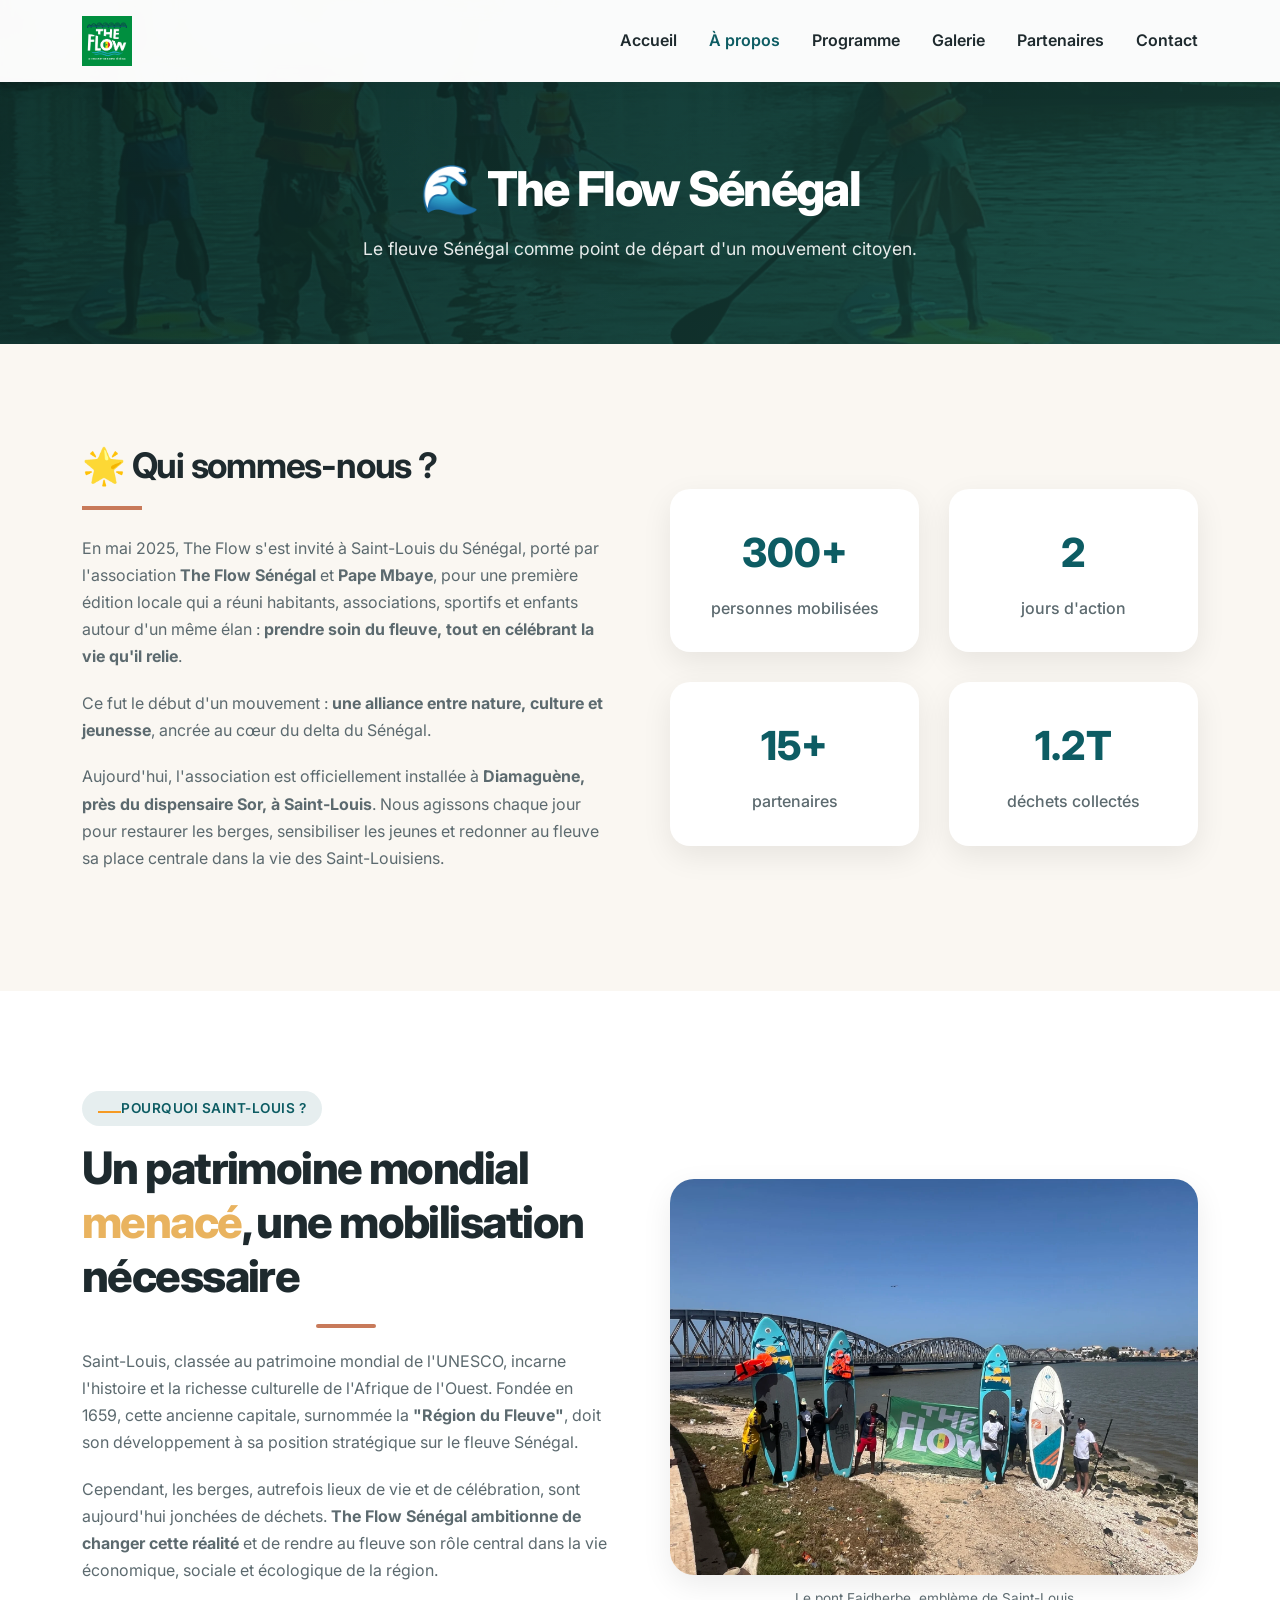
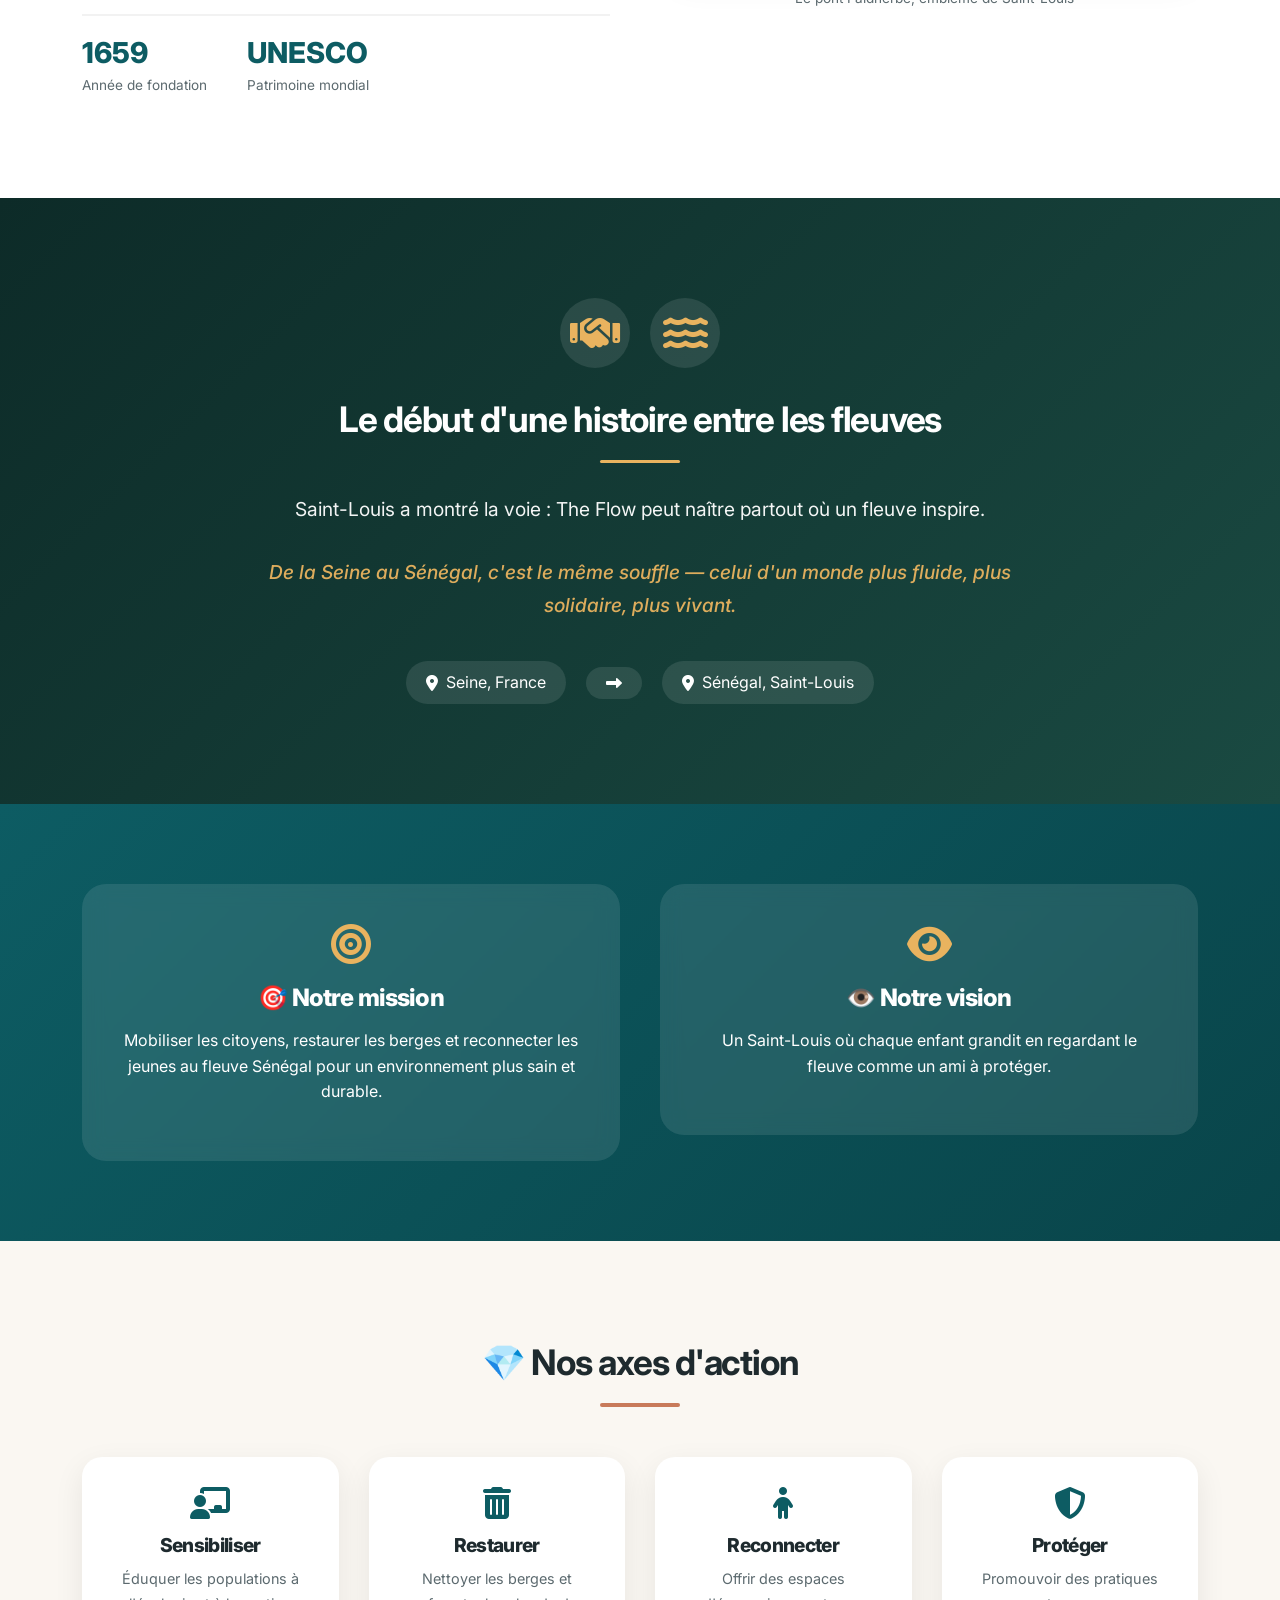
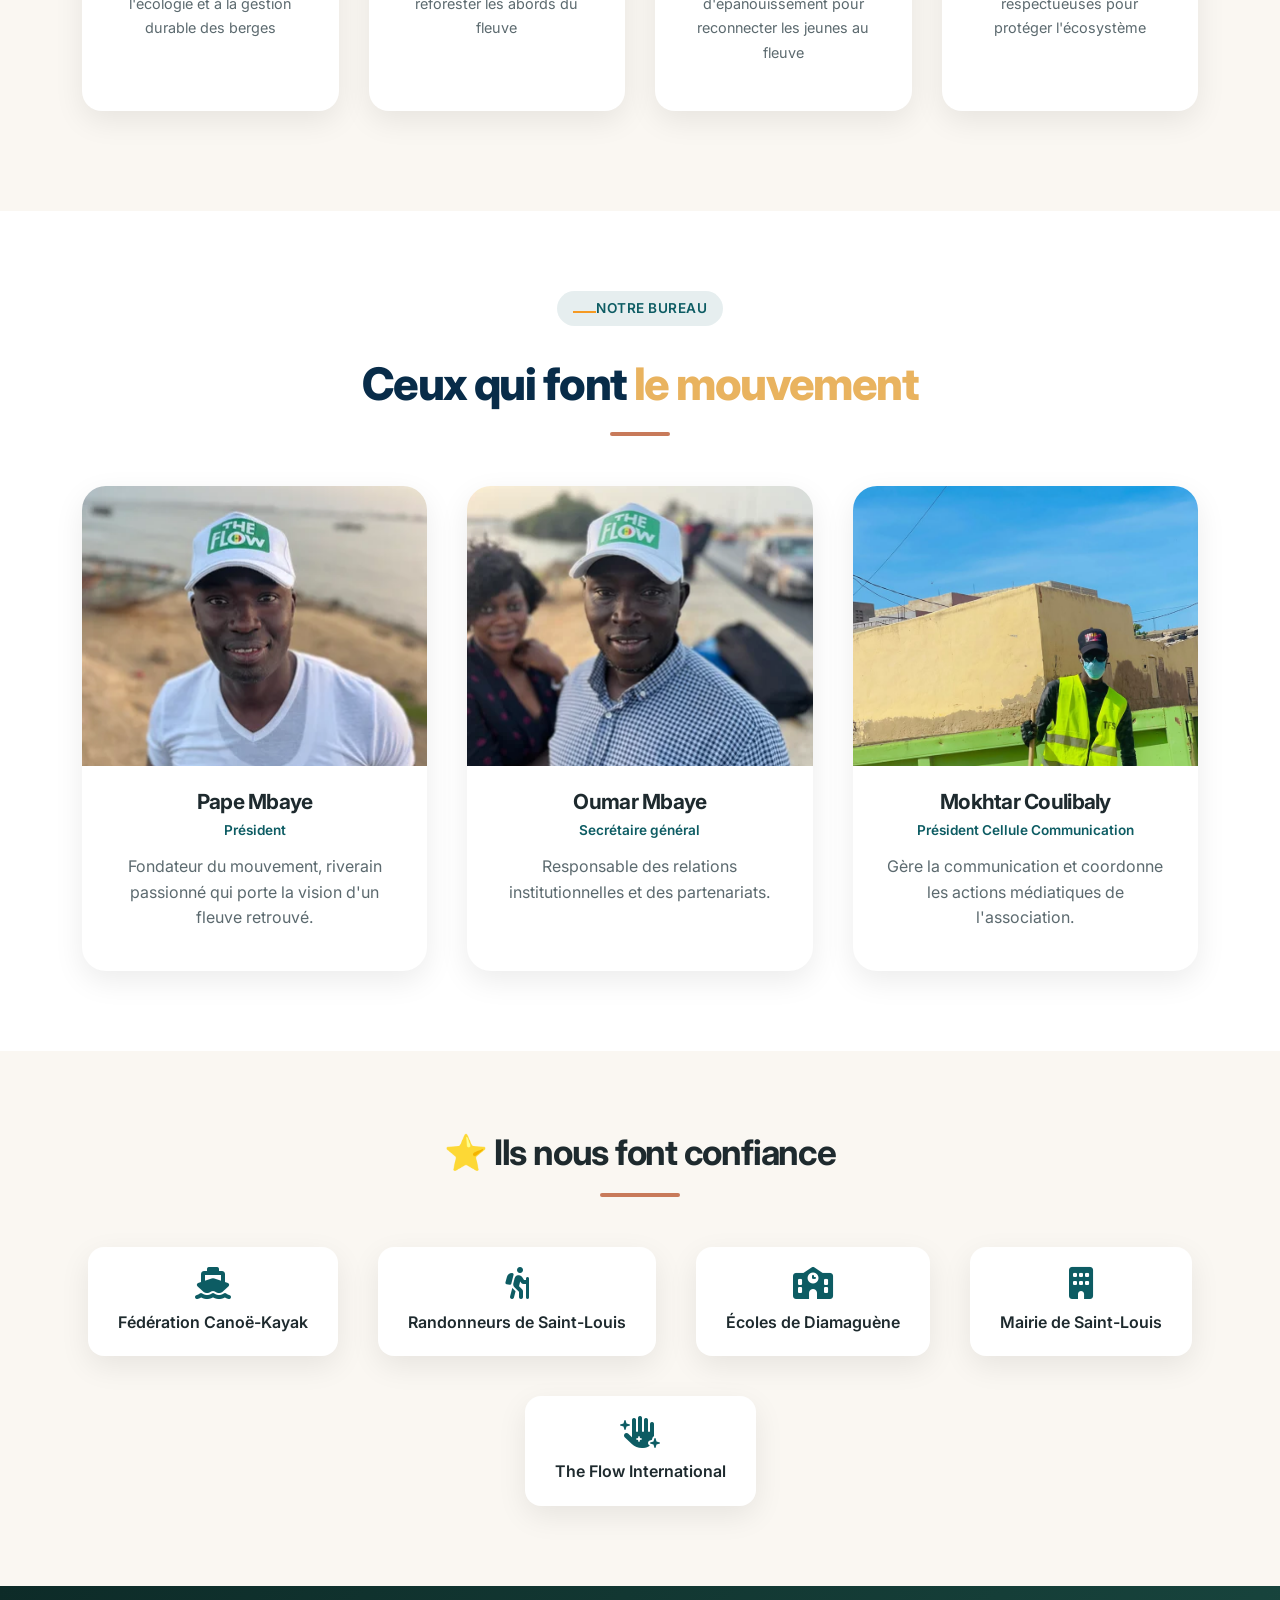
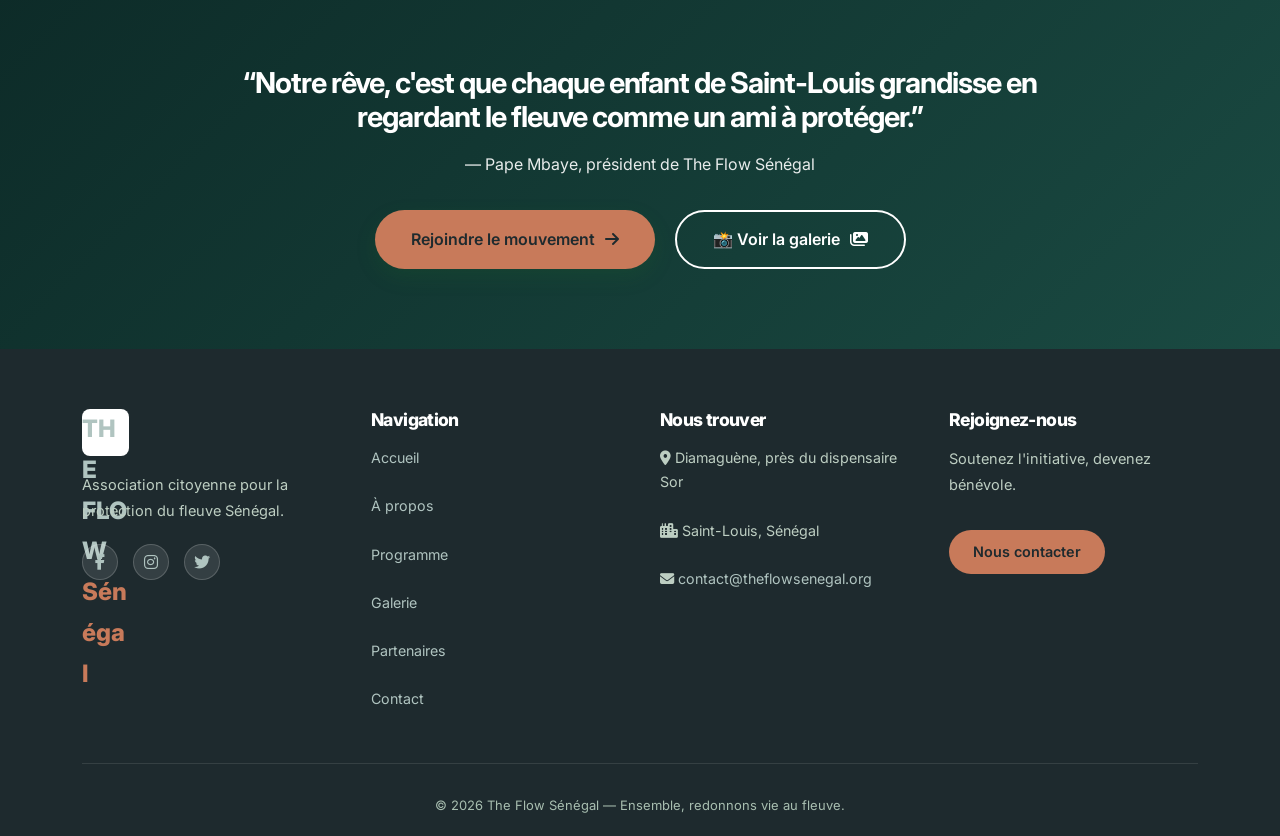
<file: html/apropos.html>
<!DOCTYPE html>
<html lang="fr">
<head>
  <meta charset="UTF-8">
  <meta name="viewport" content="width=device-width, initial-scale=1.0">
  <meta name="description" content="The Flow Sénégal - Association citoyenne pour la protection du fleuve Sénégal. Découvrez notre mission, notre impact et notre équipe.">
  <title>The Flow Sénégal | À propos - Qui sommes-nous</title>

  <!-- Polices, icônes -->
  <link href="https://fonts.googleapis.com/css2?family=Inter:opsz,wght@14..32,300;14..32,400;14..32,500;14..32,600;14..32,700;14..32,800&display=swap" rel="stylesheet">
  <link rel="stylesheet" href="https://cdnjs.cloudflare.com/ajax/libs/font-awesome/6.5.1/css/all.min.css">
  <link rel="stylesheet" href="../CSS/style.css">

  <style>
    /* ========== VARIABLES ========== */
    :root {
      --primary: #0D5C63;
      --primary-dark: #09454A;
      --secondary: #C87A5A;
      --secondary-dark: #B05E3E;
      --accent: #E9B35F;
      --dark: #1E2A2E;
      --light: #FAF7F2;
      --gray: #5C6A6F;
      --white: #FFFFFF;
      --shadow: 0 10px 30px rgba(0,0,0,0.08);
      --shadow-hover: 0 20px 40px rgba(0,0,0,0.12);
      --transition: all 0.4s cubic-bezier(0.2, 0.9, 0.4, 1.1);
    }

    * {
      margin: 0;
      padding: 0;
      box-sizing: border-box;
    }

    body {
      font-family: 'Inter', sans-serif;
      color: var(--dark);
      background: var(--light);
      overflow-x: hidden;
    }

    /* ========== NAVBAR ========== */
    .header {
      position: fixed;
      top: 0;
      left: 0;
      width: 100%;
      background: rgba(255, 255, 255, 0.98);
      backdrop-filter: blur(10px);
      z-index: 1000;
      padding: 1rem 0;
      transition: var(--transition);
      box-shadow: 0 2px 20px rgba(0,0,0,0.05);
    }

    .header.scrolled {
      padding: 0.7rem 0;
      box-shadow: 0 5px 30px rgba(0,0,0,0.1);
    }

    .container {
      max-width: 1280px;
      margin: 0 auto;
      padding: 0 32px;
    }

    .nav-container {
      display: flex;
      justify-content: space-between;
      align-items: center;
    }

    .logo img {
      height: 50px;
    }

    .nav-menu ul {
      display: flex;
      list-style: none;
      gap: 2rem;
    }

    .nav-menu ul li a {
      text-decoration: none;
      font-weight: 600;
      color: var(--dark);
      transition: var(--transition);
    }

    .nav-menu ul li a:hover,
    .nav-menu ul li a.active {
      color: var(--primary);
    }

    .mobile-toggle {
      display: none;
      background: none;
      border: none;
      font-size: 1.5rem;
      cursor: pointer;
      color: var(--dark);
    }

    /* ========== HERO ========== */
    .hero-stats {
      background: linear-gradient(135deg, #0D2B28 0%, #1A4A42 100%);
      padding: 160px 0 80px;
      text-align: center;
      color: white;
      position: relative;
      overflow: hidden;
    }

    .hero-stats::before {
      content: '';
      position: absolute;
      top: 0;
      left: 0;
      right: 0;
      bottom: 0;
      background: url('../images/flowban.webp') center/cover no-repeat;
      opacity: 0.25;
      mix-blend-mode: overlay;
    }

    .hero-stats h1 {
      font-size: 3rem;
      font-weight: 800;
      margin-bottom: 1rem;
      position: relative;
      z-index: 2;
    }

    .hero-stats p {
      font-size: 1.1rem;
      max-width: 700px;
      margin: 0 auto;
      opacity: 0.9;
      position: relative;
      z-index: 2;
    }

    /* ========== QUI SOMMES-NOUS ========== */
    .about-deep {
      padding: 100px 0;
      background: var(--light);
    }

    .about-deep-grid {
      display: grid;
      grid-template-columns: 1fr 1fr;
      gap: 60px;
      align-items: center;
    }

    .about-deep-text h2 {
      font-size: 2.2rem;
      font-weight: 700;
      margin-bottom: 20px;
      color: var(--dark);
    }

    .about-deep-separator {
      width: 60px;
      height: 4px;
      background: var(--secondary);
      margin-bottom: 25px;
    }

    .about-deep-text p {
      color: var(--gray);
      line-height: 1.7;
      margin-bottom: 1.2rem;
    }

    .about-deep-stats {
      display: grid;
      grid-template-columns: repeat(2, 1fr);
      gap: 30px;
    }

    .deep-stat-item {
      text-align: center;
      padding: 30px 20px;
      background: white;
      border-radius: 20px;
      box-shadow: var(--shadow);
      transition: var(--transition);
    }

    .deep-stat-item:hover {
      transform: translateY(-5px);
      box-shadow: var(--shadow-hover);
    }

    .deep-stat-number {
      font-size: 2.5rem;
      font-weight: 800;
      color: var(--primary);
    }

    .deep-stat-label {
      color: var(--gray);
      font-weight: 500;
      margin-top: 8px;
    }

    /* ========== POURQUOI SAINT-LOUIS ========== */
    .why-saintlouis {
      padding: 100px 0;
      background: var(--white);
    }

    .why-saintlouis-grid {
      display: grid;
      grid-template-columns: 1fr 1fr;
      gap: 60px;
      align-items: center;
    }

    .why-saintlouis-text p {
      color: var(--gray);
      line-height: 1.7;
      margin-bottom: 1.2rem;
    }

    .stats-highlight {
      display: flex;
      gap: 40px;
      margin-top: 30px;
      padding-top: 20px;
      border-top: 2px solid rgba(0,0,0,0.05);
    }

    .highlight-stat {
      text-align: left;
    }

    .highlight-number {
      font-size: 1.8rem;
      font-weight: 800;
      color: var(--primary);
      display: block;
      line-height: 1.2;
    }

    .highlight-label {
      font-size: 0.85rem;
      color: var(--gray);
    }

    .why-saintlouis-image img {
      width: 100%;
      border-radius: 24px;
      box-shadow: var(--shadow);
    }

    .image-caption {
      text-align: center;
      font-size: 0.85rem;
      color: var(--gray);
      margin-top: 12px;
    }

    /* ========== HISTOIRE ENTRE LES FLEUVES ========== */
    .fleuve-connection {
      padding: 100px 0;
      background: linear-gradient(135deg, #0D2B28 0%, #1A4A42 100%);
      color: white;
      text-align: center;
      position: relative;
      overflow: hidden;
    }

    .fleuve-connection::before {
      content: '';
      position: absolute;
      top: 0;
      left: 0;
      right: 0;
      bottom: 0;
      background: url('https://images.unsplash.com/photo-1502920514313-52581002a659?w=1920&h=400&fit=crop') center/cover no-repeat;
      opacity: 0.1;
      mix-blend-mode: overlay;
    }

    .connection-content {
      position: relative;
      z-index: 2;
      max-width: 800px;
      margin: 0 auto;
    }

    .connection-icon {
      display: flex;
      justify-content: center;
      gap: 20px;
      margin-bottom: 30px;
    }

    .connection-icon i {
      font-size: 2.5rem;
      color: var(--accent);
      background: rgba(255,255,255,0.1);
      width: 70px;
      height: 70px;
      border-radius: 50%;
      display: flex;
      align-items: center;
      justify-content: center;
      transition: transform 0.3s ease;
    }

    .connection-icon i:hover {
      transform: scale(1.1);
    }

    .connection-content h2 {
      font-size: 2.2rem;
      font-weight: 700;
      margin-bottom: 20px;
    }

    .connection-separator {
      width: 80px;
      height: 3px;
      background: var(--accent);
      margin: 0 auto 30px;
      border-radius: 2px;
    }

    .connection-content p {
      font-size: 1.2rem;
      line-height: 1.7;
      opacity: 0.95;
      margin-bottom: 20px;
    }

    .connection-quote {
      font-size: 1.4rem;
      font-style: italic;
      color: var(--accent);
      font-weight: 500;
      margin: 30px 0;
    }

    .connection-flags {
      display: flex;
      justify-content: center;
      align-items: center;
      gap: 20px;
      margin-top: 40px;
    }

    .connection-flags span {
      display: inline-flex;
      align-items: center;
      gap: 8px;
      background: rgba(255,255,255,0.1);
      padding: 8px 20px;
      border-radius: 50px;
    }

    /* ========== MISSION & VISION ========== */
    .mission-values {
      padding: 80px 0;
      background: linear-gradient(135deg, var(--primary) 0%, var(--primary-dark) 100%);
      color: white;
    }

    .mission-grid {
      display: grid;
      grid-template-columns: repeat(2, 1fr);
      gap: 40px;
    }

    .mission-box {
      text-align: center;
      padding: 40px;
      background: rgba(255,255,255,0.1);
      border-radius: 24px;
      backdrop-filter: blur(10px);
    }

    .mission-box i {
      font-size: 2.5rem;
      color: var(--accent);
      margin-bottom: 20px;
    }

    .mission-box h3 {
      font-size: 1.5rem;
      margin-bottom: 15px;
    }

    .mission-box p {
      line-height: 1.6;
    }

    /* ========== VALEURS / AXES D'ACTION ========== */
    .values-section {
      padding: 100px 0;
      background: var(--light);
      text-align: center;
    }

    .section-title {
      font-size: 2.2rem;
      font-weight: 700;
      margin-bottom: 20px;
    }

    .section-separator {
      width: 80px;
      height: 4px;
      background: var(--secondary);
      margin: 0 auto 50px;
      border-radius: 2px;
    }

    .values-grid {
      display: grid;
      grid-template-columns: repeat(4, 1fr);
      gap: 30px;
      margin-top: 50px;
    }

    .value-card {
      background: white;
      padding: 30px;
      border-radius: 20px;
      transition: var(--transition);
      box-shadow: var(--shadow);
    }

    .value-card:hover {
      transform: translateY(-5px);
      box-shadow: var(--shadow-hover);
    }

    .value-card i {
      font-size: 2rem;
      color: var(--primary);
      margin-bottom: 15px;
    }

    .value-card h3 {
      font-size: 1.2rem;
      margin-bottom: 10px;
    }

    .value-card p {
      color: var(--gray);
      font-size: 0.9rem;
    }

    /* ========== SECTION HEADER ========== */
    .section-header {
      text-align: center;
      margin-bottom: 48px;
    }

    .section-tag {
      display: inline-block;
      background: rgba(13, 92, 99, 0.1);
      color: var(--primary);
      padding: 6px 16px;
      border-radius: 50px;
      font-size: 0.85rem;
      font-weight: 600;
      margin-bottom: 1rem;
      letter-spacing: 0.5px;
    }

    .divider {
      width: 60px;
      height: 4px;
      background: var(--secondary);
      margin: 20px auto;
      border-radius: 2px;
    }

    .accent-text {
      color: var(--accent);
    }

    /* ========== ÉQUIPE ========== */
    .team-section {
      padding: 80px 0;
      background: var(--white);
    }

    .team-grid {
      display: grid;
      grid-template-columns: repeat(3, 1fr);
      gap: 40px;
      margin-top: 50px;
    }

    .team-card {
      background: white;
      border-radius: 24px;
      overflow: hidden;
      transition: var(--transition);
      box-shadow: var(--shadow);
      text-align: center;
    }

    .team-card:hover {
      transform: translateY(-5px);
      box-shadow: var(--shadow-hover);
    }

    .team-image {
      width: 100%;
      height: 280px;
      overflow: hidden;
    }

    .team-image img {
      width: 100%;
      height: 100%;
      object-fit: cover;
      transition: transform 0.3s ease;
    }

    .team-card:hover .team-image img {
      transform: scale(1.05);
    }

    .team-card h3 {
      font-size: 1.3rem;
      font-weight: 700;
      margin-top: 1.5rem;
      margin-bottom: 0.25rem;
    }

    .team-role {
      color: var(--primary);
      font-weight: 600;
      font-size: 0.85rem;
      margin-bottom: 0.75rem;
    }

    .team-bio {
      color: var(--gray);
      padding: 0 1.5rem 1.5rem;
      line-height: 1.6;
    }

    /* ========== PARTENAIRES ========== */
    .partners-data {
      padding: 80px 0;
      background: var(--light);
      text-align: center;
    }

    .partners-logos-grid {
      display: flex;
      justify-content: center;
      flex-wrap: wrap;
      gap: 40px;
      margin-top: 50px;
    }

    .partner-logo-item {
      text-align: center;
      padding: 20px 30px;
      background: white;
      border-radius: 16px;
      transition: var(--transition);
      box-shadow: var(--shadow);
    }

    .partner-logo-item i {
      font-size: 2rem;
      color: var(--primary);
      display: block;
      margin-bottom: 10px;
    }

    .partner-logo-item span {
      font-weight: 600;
      color: var(--dark);
    }

    .partner-logo-item:hover {
      transform: translateY(-3px);
      background: var(--primary);
    }

    .partner-logo-item:hover i,
    .partner-logo-item:hover span {
      color: white;
    }

    /* ========== CTA ========== */
    .cta-section {
      background: linear-gradient(135deg, #0D2B28 0%, #1A4A42 100%);
      padding: 80px 0;
      text-align: center;
      color: white;
    }

    .cta-section h2 {
      font-size: 1.8rem;
      font-weight: 700;
      margin-bottom: 1rem;
      max-width: 800px;
      margin-left: auto;
      margin-right: auto;
    }

    .cta-section p {
      opacity: 0.9;
      margin-bottom: 2rem;
      max-width: 600px;
      margin-left: auto;
      margin-right: auto;
    }

    .btn-primary {
      background: var(--secondary);
      color: var(--dark);
      padding: 14px 36px;
      border-radius: 50px;
      font-weight: 600;
      text-decoration: none;
      display: inline-flex;
      align-items: center;
      gap: 10px;
      transition: var(--transition);
    }

    .btn-primary:hover {
      background: var(--secondary-dark);
      transform: translateY(-3px);
      box-shadow: var(--shadow-hover);
    }

    /* ========== FOOTER ========== */
    .footer {
      background: var(--dark);
      color: #B0C4C0;
      padding: 60px 0 20px;
    }

    .footer-grid {
      display: grid;
      grid-template-columns: repeat(4, 1fr);
      gap: 40px;
      margin-bottom: 40px;
    }

    .footer-logo {
      font-size: 1.5rem;
      font-weight: 800;
      margin-bottom: 1rem;
    }

    .footer-logo span {
      color: var(--secondary);
    }

    .social-links {
      display: flex;
      gap: 15px;
      margin-top: 20px;
    }

    .social-links a {
      width: 36px;
      height: 36px;
      background: rgba(255,255,255,0.1);
      border-radius: 50%;
      display: flex;
      align-items: center;
      justify-content: center;
      color: #B0C4C0;
      transition: var(--transition);
    }

    .social-links a:hover {
      background: var(--secondary);
      color: var(--dark);
    }

    .footer h4 {
      color: white;
      margin-bottom: 1rem;
      font-size: 1.1rem;
    }

    .footer ul {
      list-style: none;
      padding: 0;
    }

    .footer ul li {
      margin-bottom: 0.75rem;
    }

    .footer ul li a {
      color: #B0C4C0;
      text-decoration: none;
      transition: var(--transition);
    }

    .footer ul li a:hover {
      color: var(--secondary);
    }

    .btn-small {
      display: inline-block;
      background: var(--secondary);
      color: var(--dark);
      padding: 10px 24px;
      border-radius: 50px;
      text-decoration: none;
      font-weight: 600;
      font-size: 0.9rem;
      transition: var(--transition);
      margin-top: 15px;
    }

    .btn-small:hover {
      background: var(--secondary-dark);
      transform: translateY(-3px);
    }

    .footer-bottom {
      text-align: center;
      padding-top: 30px;
      margin-top: 40px;
      border-top: 1px solid rgba(255,255,255,0.1);
    }

    /* ========== BUTTON GROUP ========== */
    .btn-group-cta {
      display: flex;
      justify-content: center;
      gap: 20px;
      flex-wrap: wrap;
    }

    .btn-outline-light {
      background: transparent;
      border: 2px solid white;
      color: white;
      padding: 14px 36px;
      border-radius: 50px;
      font-weight: 600;
      text-decoration: none;
      display: inline-flex;
      align-items: center;
      gap: 10px;
      transition: var(--transition);
    }

    .btn-outline-light:hover {
      background: white;
      color: var(--primary);
      transform: translateY(-3px);
    }

    /* ========== RESPONSIVE ========== */
    @media (max-width: 992px) {
      .about-deep-grid,
      .why-saintlouis-grid {
        grid-template-columns: 1fr;
      }
      .mission-grid {
        grid-template-columns: 1fr;
      }
      .values-grid,
      .team-grid,
      .footer-grid {
        grid-template-columns: repeat(2, 1fr);
      }
      .stats-highlight {
        justify-content: center;
      }
      .highlight-stat {
        text-align: center;
      }
    }

    @media (max-width: 768px) {
      .mobile-toggle {
        display: block;
      }
      .nav-menu {
        position: fixed;
        top: 80px;
        left: -100%;
        width: 100%;
        background: white;
        padding: 30px;
        transition: 0.3s;
        box-shadow: var(--shadow);
      }
      .nav-menu.active {
        left: 0;
      }
      .nav-menu ul {
        flex-direction: column;
        align-items: center;
      }
      .values-grid,
      .team-grid,
      .footer-grid {
        grid-template-columns: 1fr;
      }
      .hero-stats h1 {
        font-size: 2rem;
      }
      .container {
        padding: 0 20px;
      }
      .cta-section h2 {
        font-size: 1.4rem;
      }
      .connection-content h2 {
        font-size: 1.6rem;
      }
      .connection-quote {
        font-size: 1.1rem;
      }
      .connection-flags {
        flex-direction: column;
        gap: 10px;
      }
      .connection-flags span {
        width: 100%;
        justify-content: center;
      }
      .connection-flags span:nth-child(2) {
        transform: rotate(90deg);
      }
      .btn-group-cta {
        flex-direction: column;
        align-items: center;
      }
      .btn-outline-light {
        width: 100%;
        justify-content: center;
      }
    }
  </style>
</head>
<body>

<!-- ========== HEADER ========== -->
<header class="header">
  <div class="container">
    <div class="nav-container">
      <a href="index.html" class="logo">
        <img src="../images/logoTFS.jpeg" alt="The Flow Sénégal">
      </a>
      <button type="button" class="mobile-toggle" id="mobileToggle" aria-label="Menu">
        <i class="fas fa-bars"></i>
      </button>
      <nav class="nav-menu" id="navMenu">
        <ul>
          <li><a href="index.html">Accueil</a></li>
          <li><a href="apropos.html" class="active">À propos</a></li>
          <li><a href="programme.html">Programme</a></li>
          <li><a href="galerie.html">Galerie</a></li>
          <li><a href="partenaires.html">Partenaires</a></li>
          <li><a href="contact.html">Contact</a></li>
        </ul>
      </nav>
    </div>
  </div>
</header>

<!-- ========== HERO ========== -->
<section class="hero-stats">
  <div class="container">
    <h1>🌊 The Flow Sénégal</h1>
    <p>Le fleuve Sénégal comme point de départ d'un mouvement citoyen.</p>
  </div>
</section>

<!-- ========== QUI SOMMES-NOUS ========== -->
<section class="about-deep">
  <div class="container">
    <div class="about-deep-grid">
      <div class="about-deep-text">
        <h2>🌟 Qui sommes-nous ?</h2>
        <div class="about-deep-separator"></div>
        <p>En mai 2025, The Flow s'est invité à Saint-Louis du Sénégal, porté par l'association <strong>The Flow Sénégal</strong> et <strong>Pape Mbaye</strong>, pour une première édition locale qui a réuni habitants, associations, sportifs et enfants autour d'un même élan : <strong>prendre soin du fleuve, tout en célébrant la vie qu'il relie</strong>.</p>
        <p>Ce fut le début d'un mouvement : <strong>une alliance entre nature, culture et jeunesse</strong>, ancrée au cœur du delta du Sénégal.</p>
        <p>Aujourd'hui, l'association est officiellement installée à <strong>Diamaguène, près du dispensaire Sor, à Saint-Louis</strong>. Nous agissons chaque jour pour restaurer les berges, sensibiliser les jeunes et redonner au fleuve sa place centrale dans la vie des Saint-Louisiens.</p>
      </div>
      <div class="about-deep-stats">
        <div class="deep-stat-item"><div class="deep-stat-number">300+</div><div class="deep-stat-label">personnes mobilisées</div></div>
        <div class="deep-stat-item"><div class="deep-stat-number">2</div><div class="deep-stat-label">jours d'action</div></div>
        <div class="deep-stat-item"><div class="deep-stat-number">15+</div><div class="deep-stat-label">partenaires</div></div>
        <div class="deep-stat-item"><div class="deep-stat-number">1.2T</div><div class="deep-stat-label">déchets collectés</div></div>
      </div>
    </div>
  </div>
</section>

<!-- ========== POURQUOI SAINT-LOUIS ? ========== -->
<section class="why-saintlouis">
  <div class="container">
    <div class="why-saintlouis-grid">
      <div class="why-saintlouis-text">
        <span class="section-tag">Pourquoi Saint-Louis ?</span>
        <h2>Un patrimoine mondial <span class="accent-text">menacé</span>, une mobilisation nécessaire</h2>
        <div class="divider"></div>
        <p>Saint-Louis, classée au patrimoine mondial de l'UNESCO, incarne l'histoire et la richesse culturelle de l'Afrique de l'Ouest. Fondée en 1659, cette ancienne capitale, surnommée la <strong>"Région du Fleuve"</strong>, doit son développement à sa position stratégique sur le fleuve Sénégal.</p>
        <p>Cependant, les berges, autrefois lieux de vie et de célébration, sont aujourd'hui jonchées de déchets. <strong>The Flow Sénégal ambitionne de changer cette réalité</strong> et de rendre au fleuve son rôle central dans la vie économique, sociale et écologique de la région.</p>
        <div class="stats-highlight">
          <div class="highlight-stat"><span class="highlight-number">1659</span><span class="highlight-label">Année de fondation</span></div>
          <div class="highlight-stat"><span class="highlight-number">UNESCO</span><span class="highlight-label">Patrimoine mondial</span></div>
        </div>
      </div>
      <div class="why-saintlouis-image">
        <img src="../images/pont.webp" alt="Pont Faidherbe à Saint-Louis">
        <div class="image-caption">Le pont Faidherbe, emblème de Saint-Louis</div>
      </div>
    </div>
  </div>
</section>

<!-- ========== LE DÉBUT D'UNE HISTOIRE ENTRE LES FLEUVES ========== -->
<section class="fleuve-connection">
  <div class="container">
    <div class="connection-content">
      <div class="connection-icon">
        <i class="fas fa-handshake"></i>
        <i class="fas fa-water"></i>
      </div>
      <h2>Le début d'une histoire entre les fleuves</h2>
      <div class="connection-separator"></div>
      <p>Saint-Louis a montré la voie : The Flow peut naître partout où un fleuve inspire.</p>
      <p class="connection-quote">De la Seine au Sénégal, c'est le même souffle — celui d'un monde plus fluide, plus solidaire, plus vivant.</p>
      <div class="connection-flags">
        <span><i class="fas fa-map-marker-alt"></i> Seine, France</span>
        <span><i class="fas fa-long-arrow-alt-right"></i></span>
        <span><i class="fas fa-map-marker-alt"></i> Sénégal, Saint-Louis</span>
      </div>
    </div>
  </div>
</section>

<!-- ========== MISSION ET VISION ========== -->
<section class="mission-values">
  <div class="container">
    <div class="mission-grid">
      <div class="mission-box">
        <i class="fas fa-bullseye"></i>
        <h3>🎯 Notre mission</h3>
        <p>Mobiliser les citoyens, restaurer les berges et reconnecter les jeunes au fleuve Sénégal pour un environnement plus sain et durable.</p>
      </div>
      <div class="mission-box">
        <i class="fas fa-eye"></i>
        <h3>👁️ Notre vision</h3>
        <p>Un Saint-Louis où chaque enfant grandit en regardant le fleuve comme un ami à protéger.</p>
      </div>
    </div>
  </div>
</section>

<!-- ========== NOS 4 AXES D'ACTION ========== -->
<section class="values-section">
  <div class="container">
    <h2 class="section-title">💎 Nos axes d'action</h2>
    <div class="section-separator"></div>
    <div class="values-grid">
      <div class="value-card"><i class="fas fa-chalkboard-user"></i><h3>Sensibiliser</h3><p>Éduquer les populations à l'écologie et à la gestion durable des berges</p></div>
      <div class="value-card"><i class="fas fa-trash-alt"></i><h3>Restaurer</h3><p>Nettoyer les berges et reforester les abords du fleuve</p></div>
      <div class="value-card"><i class="fas fa-child"></i><h3>Reconnecter</h3><p>Offrir des espaces d'épanouissement pour reconnecter les jeunes au fleuve</p></div>
      <div class="value-card"><i class="fas fa-shield-alt"></i><h3>Protéger</h3><p>Promouvoir des pratiques respectueuses pour protéger l'écosystème</p></div>
    </div>
  </div>
</section>

<!-- ========== NOTRE ÉQUIPE ========== -->
<section class="team-section">
  <div class="container">
    <div class="section-header">
      <span class="section-tag">Notre bureau</span>
      <h2>Ceux qui font <span class="accent-text">le mouvement</span></h2>
      <div class="divider"></div>
    </div>
    <div class="team-grid">
      <div class="team-card"><div class="team-image"><img src="../images/papembaye.webp" alt="Pape Mbaye"></div><h3>Pape Mbaye</h3><p class="team-role">Président</p><p class="team-bio">Fondateur du mouvement, riverain passionné qui porte la vision d'un fleuve retrouvé.</p></div>
      <div class="team-card"><div class="team-image"><img src="../images/omarmbaye.webp" alt="Oumar Mbaye"></div><h3>Oumar Mbaye</h3><p class="team-role">Secrétaire général</p><p class="team-bio">Responsable des relations institutionnelles et des partenariats.</p></div>
      <div class="team-card"><div class="team-image"><img src="../images/mokhtar.jpeg" alt="Mokhtar Coulibaly"></div><h3>Mokhtar Coulibaly</h3><p class="team-role">Président Cellule Communication</p><p class="team-bio">Gère la communication et coordonne les actions médiatiques de l'association.</p></div>
    </div>
  </div>
</section>

<!-- ========== PARTENAIRES ========== -->
<section class="partners-data">
  <div class="container">
    <h2 class="section-title">⭐ Ils nous font confiance</h2>
    <div class="section-separator"></div>
    <div class="partners-logos-grid">
      <div class="partner-logo-item"><i class="fas fa-ship"></i><span>Fédération Canoë-Kayak</span></div>
      <div class="partner-logo-item"><i class="fas fa-person-hiking"></i><span>Randonneurs de Saint-Louis</span></div>
      <div class="partner-logo-item"><i class="fas fa-school"></i><span>Écoles de Diamaguène</span></div>
      <div class="partner-logo-item"><i class="fas fa-building"></i><span>Mairie de Saint-Louis</span></div>
      <div class="partner-logo-item"><i class="fas fa-hand-sparkles"></i><span>The Flow International</span></div>
    </div>
  </div>
</section>

<!-- ========== CITATION & CTA ========== -->
<section class="cta-section">
  <div class="container">
    <h2>“Notre rêve, c'est que chaque enfant de Saint-Louis grandisse en regardant le fleuve comme un ami à protéger.”</h2>
    <p>— Pape Mbaye, président de The Flow Sénégal</p>
    <div class="btn-group-cta">
      <a href="contact.html" class="btn-primary">Rejoindre le mouvement <i class="fas fa-arrow-right"></i></a>
      <a href="galerie.html" class="btn-outline-light">📸 Voir la galerie <i class="fas fa-images"></i></a>
    </div>
  </div>
</section>

<!-- ========== FOOTER ========== -->
<footer class="footer">
  <div class="container">
    <div class="footer-grid">
      <div class="footer-col"><div class="footer-logo">THE FLOW <span>Sénégal</span></div><p>Association citoyenne pour la protection du fleuve Sénégal.</p><div class="social-links"><a href="#" aria-label="Facebook"><i class="fab fa-facebook-f"></i></a><a href="#" aria-label="Instagram"><i class="fab fa-instagram"></i></a><a href="#" aria-label="Twitter"><i class="fab fa-twitter"></i></a></div></div>
      <div class="footer-col"><h4>Navigation</h4><ul><li><a href="index.html">Accueil</a></li><li><a href="apropos.html">À propos</a></li><li><a href="programme.html">Programme</a></li><li><a href="galerie.html">Galerie</a></li><li><a href="partenaires.html">Partenaires</a></li><li><a href="contact.html">Contact</a></li></ul></div>
      <div class="footer-col"><h4>Nous trouver</h4><ul><li><i class="fas fa-map-marker-alt"></i> Diamaguène, près du dispensaire Sor</li><li><i class="fas fa-city"></i> Saint-Louis, Sénégal</li><li><i class="fas fa-envelope"></i> <a href="mailto:contact@theflowsenegal.org">contact@theflowsenegal.org</a></li></ul></div>
      <div class="footer-col"><h4>Rejoignez-nous</h4><p>Soutenez l'initiative, devenez bénévole.</p><a href="contact.html" class="btn-small">Nous contacter</a></div>
    </div>
    <div class="footer-bottom"><p>&copy; 2026 The Flow Sénégal — Ensemble, redonnons vie au fleuve.</p></div>
  </div>
</footer>

<script>
  // ========== MOBILE MENU ==========
  const mobileToggle = document.getElementById('mobileToggle');
  const navMenu = document.getElementById('navMenu');
  if (mobileToggle) {
    mobileToggle.addEventListener('click', () => {
      navMenu.classList.toggle('active');
    });
  }

  // ========== HEADER SCROLL ==========
  window.addEventListener('scroll', () => {
    const header = document.querySelector('.header');
    if (window.scrollY > 50) {
      header.classList.add('scrolled');
    } else {
      header.classList.remove('scrolled');
    }
  });

  // ========== ANIMATIONS ==========
  const animatedElements = document.querySelectorAll('.deep-stat-item, .value-card, .team-card, .partner-logo-item');
  
  const checkVisibility = () => {
    animatedElements.forEach(el => {
      const rect = el.getBoundingClientRect();
      if (rect.top < window.innerHeight - 80) {
        el.style.opacity = '1';
        el.style.transform = 'translateY(0)';
      }
    });
  };

  animatedElements.forEach(el => {
    el.style.opacity = '0';
    el.style.transform = 'translateY(30px)';
    el.style.transition = 'opacity 0.6s ease, transform 0.6s ease';
  });

  window.addEventListener('scroll', checkVisibility);
  checkVisibility();
</script>
</body>
</html>
</file>
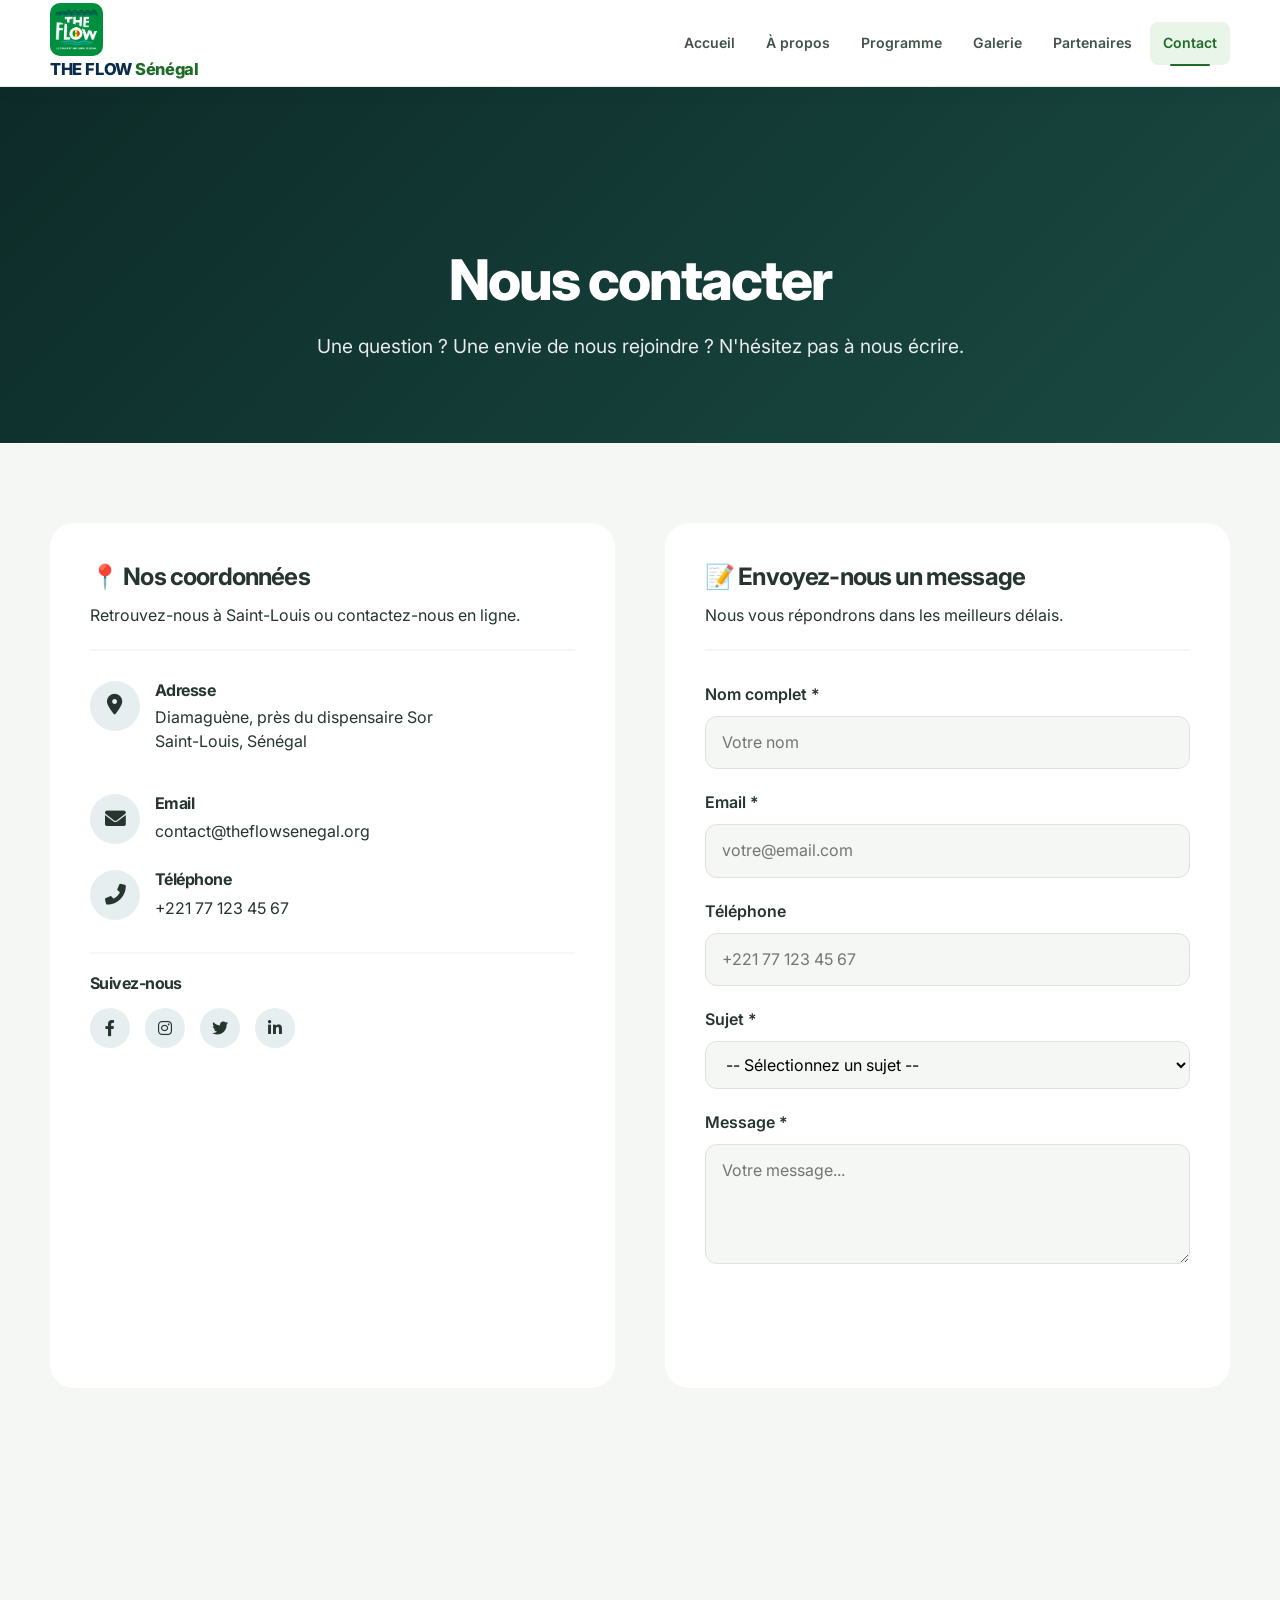
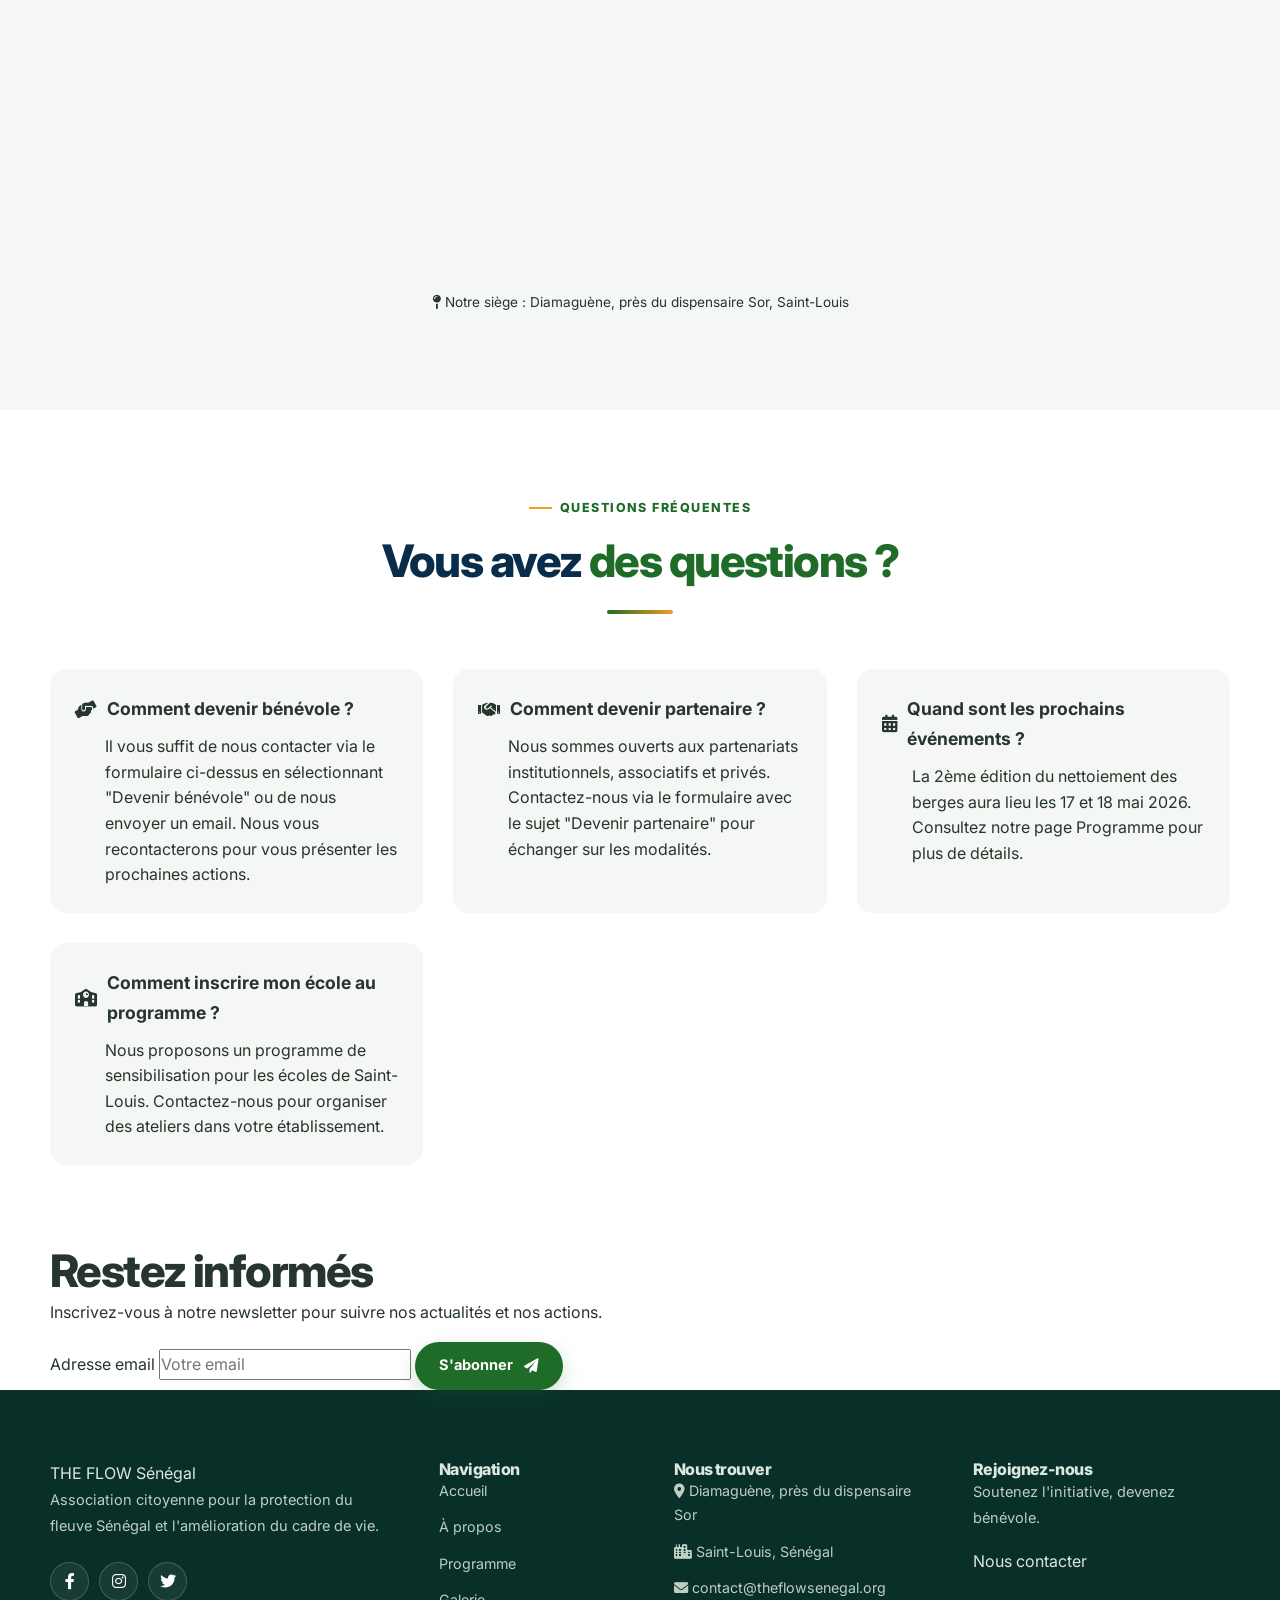
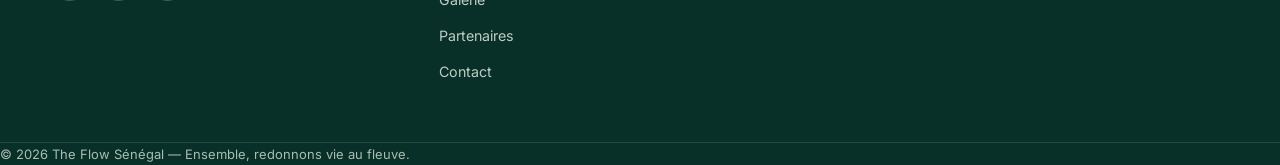
<file: html/contact.html>
<!DOCTYPE html>
<html lang="fr">
<head>
  <meta charset="UTF-8">
  <meta name="viewport" content="width=device-width, initial-scale=1.0, viewport-fit=cover">
  <meta name="description" content="The Flow Sénégal - Contactez-nous pour rejoindre le mouvement, devenir bénévole, partenaire ou simplement poser une question.">
  <title>The Flow Sénégal | Contact - Nous contacter</title>
  <link href="https://fonts.googleapis.com/css2?family=Inter:opsz,wght@14..32,300;14..32,400;14..32,600;14..32,700;14..32,800&display=swap" rel="stylesheet">
  <link rel="stylesheet" href="https://cdnjs.cloudflare.com/ajax/libs/font-awesome/6.0.0-beta3/css/all.min.css">
  <link rel="stylesheet" href="../CSS/style.css">

  <style>
    /* Styles spécifiques à la page Contact */
    .contact-header {
      background: linear-gradient(135deg, #0D2B28 0%, #1A4A42 100%);
      padding: 160px 0 80px;
      text-align: center;
      color: white;
      position: relative;
      overflow: hidden;
    }

    .contact-header::before {
      content: '';
      position: absolute;
      top: 0;
      left: 0;
      right: 0;
      bottom: 0;
      background: url('https://images.unsplash.com/photo-1523805009345-7448845a9e53?w=1920&h=600&fit=crop') center/cover no-repeat;
      opacity: 0.25;
      mix-blend-mode: overlay;
    }

    .contact-header h1 {
      font-size: 3.5rem;
      font-weight: 800;
      margin-bottom: 1rem;
      position: relative;
      z-index: 2;
    }

    .contact-header .highlight {
      color: var(--accent);
    }

    .contact-header p {
      font-size: 1.2rem;
      max-width: 700px;
      margin: 0 auto;
      opacity: 0.9;
      position: relative;
      z-index: 2;
    }

    /* Section Contact */
    .contact-section {
      padding: 80px 0;
      background: var(--light);
    }

    .contact-grid {
      display: grid;
      grid-template-columns: 1fr 1fr;
      gap: 50px;
    }

    /* Informations de contact */
    .contact-info-box {
      background: white;
      border-radius: 24px;
      padding: 40px;
      box-shadow: var(--shadow);
    }

    .info-title {
      font-size: 1.5rem;
      font-weight: 700;
      margin-bottom: 10px;
      color: var(--dark);
    }

    .info-subtitle {
      color: var(--gray);
      margin-bottom: 30px;
      padding-bottom: 20px;
      border-bottom: 2px solid var(--light);
    }

    .info-item {
      display: flex;
      align-items: flex-start;
      gap: 15px;
      margin-bottom: 25px;
    }

    .info-icon {
      width: 50px;
      height: 50px;
      background: rgba(13, 92, 99, 0.1);
      border-radius: 50%;
      display: flex;
      align-items: center;
      justify-content: center;
      flex-shrink: 0;
    }

    .info-icon i {
      font-size: 1.3rem;
      color: var(--primary);
    }

    .info-content h4 {
      font-size: 1rem;
      font-weight: 700;
      margin-bottom: 5px;
      color: var(--dark);
    }

    .info-content p, .info-content a {
      color: var(--gray);
      text-decoration: none;
      transition: var(--transition);
      line-height: 1.5;
    }

    .info-content a:hover {
      color: var(--primary);
    }

    /* Réseaux sociaux */
    .social-contact {
      margin-top: 30px;
      padding-top: 20px;
      border-top: 2px solid var(--light);
    }

    .social-contact h4 {
      font-size: 1rem;
      font-weight: 700;
      margin-bottom: 15px;
    }

    .social-icons-contact {
      display: flex;
      gap: 15px;
    }

    .social-icons-contact a {
      width: 40px;
      height: 40px;
      background: rgba(13, 92, 99, 0.1);
      border-radius: 50%;
      display: flex;
      align-items: center;
      justify-content: center;
      color: var(--primary);
      transition: var(--transition);
    }

    .social-icons-contact a:hover {
      background: var(--primary);
      color: white;
      transform: translateY(-3px);
    }

    /* Formulaire */
    .contact-form-box {
      background: white;
      border-radius: 24px;
      padding: 40px;
      box-shadow: var(--shadow);
    }

    .form-title {
      font-size: 1.5rem;
      font-weight: 700;
      margin-bottom: 10px;
      color: var(--dark);
    }

    .form-subtitle {
      color: var(--gray);
      margin-bottom: 30px;
      padding-bottom: 20px;
      border-bottom: 2px solid var(--light);
    }

    .form-group {
      margin-bottom: 20px;
    }

    .form-group label {
      display: block;
      font-weight: 600;
      margin-bottom: 8px;
      color: var(--dark);
    }

    .form-group input,
    .form-group select,
    .form-group textarea {
      width: 100%;
      padding: 12px 16px;
      border: 1px solid #e0e0e0;
      border-radius: 12px;
      font-family: 'Inter', sans-serif;
      transition: var(--transition);
      background: var(--light);
    }

    .form-group input:focus,
    .form-group select:focus,
    .form-group textarea:focus {
      outline: none;
      border-color: var(--primary);
      box-shadow: 0 0 0 3px rgba(13, 92, 99, 0.1);
    }

    .form-group textarea {
      resize: vertical;
      min-height: 120px;
    }

    .btn-submit {
      background: var(--primary);
      color: white;
      padding: 14px 30px;
      border: none;
      border-radius: 50px;
      font-weight: 600;
      cursor: pointer;
      display: inline-flex;
      align-items: center;
      gap: 10px;
      transition: var(--transition);
      width: 100%;
      justify-content: center;
    }

    .btn-submit:hover {
      background: var(--primary-dark);
      transform: translateY(-2px);
    }

    /* Carte */
    .map-section {
      padding: 0 0 80px;
      background: var(--light);
    }

    .map-container {
      border-radius: 24px;
      overflow: hidden;
      box-shadow: var(--shadow);
    }

    .map-container iframe {
      width: 100%;
      height: 400px;
      border: none;
    }

    .map-note {
      text-align: center;
      margin-top: 15px;
      color: var(--gray);
      font-size: 0.85rem;
    }

    /* FAQ */
    .faq-section {
      padding: 80px 0;
      background: var(--white);
    }

    .faq-grid {
      display: grid;
      grid-template-columns: repeat(auto-fit, minmax(350px, 1fr));
      gap: 30px;
      margin-top: 50px;
    }

    .faq-item {
      background: var(--light);
      border-radius: 16px;
      padding: 25px;
      transition: var(--transition);
    }

    .faq-item:hover {
      transform: translateY(-3px);
      box-shadow: var(--shadow);
    }

    .faq-question {
      font-size: 1.1rem;
      font-weight: 700;
      margin-bottom: 10px;
      display: flex;
      align-items: center;
      gap: 10px;
    }

    .faq-question i {
      color: var(--secondary);
    }

    .faq-answer {
      color: var(--gray);
      line-height: 1.6;
      padding-left: 30px;
    }

    @media (max-width: 992px) {
      .contact-grid {
        grid-template-columns: 1fr;
        gap: 40px;
      }
    }

    @media (max-width: 768px) {
      .contact-header h1 {
        font-size: 2.2rem;
      }
      .contact-info-box, .contact-form-box {
        padding: 25px;
      }
      .faq-grid {
        grid-template-columns: 1fr;
      }
      .map-container iframe {
        height: 300px;
      }
    }
  </style>
</head>
<body>
  <header class="site-header">
    <div class="container header-container">
      <div class="logo">
        <a href="index.html" aria-label="The Flow Sénégal - Retour à l'accueil">
          <img src="../images/logoTFS.jpeg" alt="Logo de The Flow Sénégal" class="logo-image">
          <span class="logo-text">THE FLOW<span class="accent"> Sénégal</span></span>
        </a>
      </div>
      <nav class="main-nav" aria-label="Navigation principale">
        <ul class="nav-list">
          <li><a href="index.html" class="nav-link">Accueil</a></li>
          <li><a href="apropos.html" class="nav-link">À propos</a></li>
          <li><a href="programme.html" class="nav-link">Programme</a></li>
          <li><a href="galerie.html" class="nav-link">Galerie</a></li>
          <li><a href="partenaires.html" class="nav-link">Partenaires</a></li>
          <li><a href="contact.html" class="nav-link active">Contact</a></li>
        </ul>
        <button type="button" class="mobile-toggle" aria-label="Menu" aria-expanded="false">
          <i class="fas fa-bars" aria-hidden="true"></i>
        </button>
      </nav>
    </div>
  </header>

  <main>
    <!-- Header Contact -->
    <section class="contact-header">
      <div class="container">
        <h1>Nous <span class="highlight">contacter</span></h1>
        <p>Une question ? Une envie de nous rejoindre ? N'hésitez pas à nous écrire.</p>
      </div>
    </section>

    <!-- Section Contact avec formulaire -->
    <section class="contact-section">
      <div class="container">
        <div class="contact-grid">
          <!-- Informations de contact -->
          <div class="contact-info-box">
            <h2 class="info-title">📍 Nos coordonnées</h2>
            <p class="info-subtitle">Retrouvez-nous à Saint-Louis ou contactez-nous en ligne.</p>

            <div class="info-item">
              <div class="info-icon"><i class="fas fa-map-marker-alt"></i></div>
              <div class="info-content">
                <h4>Adresse</h4>
                <p>Diamaguène, près du dispensaire Sor<br>Saint-Louis, Sénégal</p>
              </div>
            </div>

            <div class="info-item">
              <div class="info-icon"><i class="fas fa-envelope"></i></div>
              <div class="info-content">
                <h4>Email</h4>
                <a href="mailto:contact@theflowsenegal.org">contact@theflowsenegal.org</a>
              </div>
            </div>

            <div class="info-item">
              <div class="info-icon"><i class="fas fa-phone-alt"></i></div>
              <div class="info-content">
                <h4>Téléphone</h4>
                <!-- CORRECTION : espaces remplacés par &nbsp; -->
                <a href="tel:+221771234567">+221&nbsp;77&nbsp;123&nbsp;45&nbsp;67</a>
              </div>
            </div>

            <div class="social-contact">
              <h4>Suivez-nous</h4>
              <div class="social-icons-contact">
                <a href="#" aria-label="Facebook"><i class="fab fa-facebook-f"></i></a>
                <a href="#" aria-label="Instagram"><i class="fab fa-instagram"></i></a>
                <a href="#" aria-label="Twitter"><i class="fab fa-twitter"></i></a>
                <a href="#" aria-label="LinkedIn"><i class="fab fa-linkedin-in"></i></a>
              </div>
            </div>
          </div>

          <!-- Formulaire de contact -->
          <div class="contact-form-box">
            <h2 class="form-title">📝 Envoyez-nous un message</h2>
            <p class="form-subtitle">Nous vous répondrons dans les meilleurs délais.</p>

            <form id="contactForm">
              <div class="form-group">
                <label for="name">Nom complet *</label>
                <input type="text" id="name" name="name" required placeholder="Votre nom">
              </div>

              <div class="form-group">
                <label for="email">Email *</label>
                <input type="email" id="email" name="email" required placeholder="votre@email.com">
              </div>

              <div class="form-group">
                <label for="phone">Téléphone</label>
                <input type="tel" id="phone" name="phone" placeholder="+221 77 123 45 67">
              </div>

              <div class="form-group">
                <label for="subject">Sujet *</label>
                <select id="subject" name="subject" required>
                  <option value="">-- Sélectionnez un sujet --</option>
                  <option value="Devenir bénévole">Devenir bénévole</option>
                  <option value="Devenir partenaire">Devenir partenaire</option>
                  <option value="Information événement">Information sur un événement</option>
                  <option value="Presse / Médias">Presse / Médias</option>
                  <option value="Autre demande">Autre demande</option>
                </select>
              </div>

              <div class="form-group">
                <label for="message">Message *</label>
                <textarea id="message" name="message" required placeholder="Votre message..."></textarea>
              </div>

              <button type="submit" class="btn-submit">
                <i class="fas fa-paper-plane"></i> Envoyer le message
              </button>
            </form>
          </div>
        </div>
      </div>
    </section>

    <!-- Carte de localisation -->
    <section class="map-section">
      <div class="container">
        <div class="map-container">
          <!-- CORRECTION : attribut title ajouté -->
          <iframe 
            title="Carte de localisation de The Flow Sénégal à Diamaguène, Saint-Louis"
            src="https://www.google.com/maps/embed?pb=!1m18!1m12!1m3!1d3856.789294450218!2d-16.5082269!3d16.0376288!2m3!1f0!2f0!3f0!3m2!1i1024!2i768!4f13.1!3m3!1m2!1s0xec237cd6f7a38b1%3A0x8e5f8b5a5e5f8b5a!2sDiamagu%C3%A8ne%2C%20Saint-Louis%2C%20S%C3%A9n%C3%A9gal!5e0!3m2!1sfr!2sfr!4v1700000000000!5m2!1sfr!2sfr" 
            allowfullscreen="" 
            loading="lazy" 
            referrerpolicy="no-referrer-when-downgrade">
          </iframe>
        </div>
        <p class="map-note"><i class="fas fa-map-pin"></i> Notre siège : Diamaguène, près du dispensaire Sor, Saint-Louis</p>
      </div>
    </section>

    <!-- FAQ -->
    <section class="faq-section">
      <div class="container">
        <div class="section-header">
          <span class="section-tag">Questions fréquentes</span>
          <h2>Vous avez <span class="accent-text">des questions ?</span></h2>
          <div class="divider"></div>
        </div>

        <div class="faq-grid">
          <div class="faq-item">
            <div class="faq-question">
              <i class="fas fa-hands-helping"></i>
              <span>Comment devenir bénévole ?</span>
            </div>
            <div class="faq-answer">
              Il vous suffit de nous contacter via le formulaire ci-dessus en sélectionnant "Devenir bénévole" ou de nous envoyer un email. Nous vous recontacterons pour vous présenter les prochaines actions.
            </div>
          </div>

          <div class="faq-item">
            <div class="faq-question">
              <i class="fas fa-handshake"></i>
              <span>Comment devenir partenaire ?</span>
            </div>
            <div class="faq-answer">
              Nous sommes ouverts aux partenariats institutionnels, associatifs et privés. Contactez-nous via le formulaire avec le sujet "Devenir partenaire" pour échanger sur les modalités.
            </div>
          </div>

          <div class="faq-item">
            <div class="faq-question">
              <i class="fas fa-calendar-alt"></i>
              <span>Quand sont les prochains événements ?</span>
            </div>
            <div class="faq-answer">
              La 2ème édition du nettoiement des berges aura lieu les 17 et 18 mai 2026. Consultez notre page Programme pour plus de détails.
            </div>
          </div>

          <div class="faq-item">
            <div class="faq-question">
              <i class="fas fa-school"></i>
              <span>Comment inscrire mon école au programme ?</span>
            </div>
            <div class="faq-answer">
              Nous proposons un programme de sensibilisation pour les écoles de Saint-Louis. Contactez-nous pour organiser des ateliers dans votre établissement.
            </div>
          </div>
        </div>
      </div>
    </section>

    <!-- CTA Newsletter -->
    <section class="cta-section">
      <div class="container cta-container">
        <div class="cta-content">
          <h2>Restez informés</h2>
          <p>Inscrivez-vous à notre newsletter pour suivre nos actualités et nos actions.</p>
          <form class="cta-form" id="newsletterForm">
            <label for="newsletter-email" class="visually-hidden">Adresse email</label>
            <input type="email" id="newsletter-email" placeholder="Votre email" required>
            <button type="submit" class="btn btn-primary">S'abonner <i class="fas fa-paper-plane"></i></button>
          </form>
        </div>
      </div>
    </section>
  </main>

  <!-- Footer -->
  <footer class="site-footer">
    <div class="container footer-container">
      <div class="footer-col">
        <div class="logo-footer">THE FLOW <span>Sénégal</span></div>
        <p>Association citoyenne pour la protection du fleuve Sénégal et l'amélioration du cadre de vie.</p>
        <div class="social-links">
          <a href="#" aria-label="Facebook"><i class="fab fa-facebook-f" aria-hidden="true"></i></a>
          <a href="#" aria-label="Instagram"><i class="fab fa-instagram" aria-hidden="true"></i></a>
          <a href="#" aria-label="Twitter"><i class="fab fa-twitter" aria-hidden="true"></i></a>
        </div>
      </div>
      <div class="footer-col">
        <h4>Navigation</h4>
        <ul>
          <li><a href="index.html">Accueil</a></li>
          <li><a href="apropos.html">À propos</a></li>
          <li><a href="programme.html">Programme</a></li>
          <li><a href="galerie.html">Galerie</a></li>
          <li><a href="partenaires.html">Partenaires</a></li>
          <li><a href="contact.html">Contact</a></li>
        </ul>
      </div>
      <div class="footer-col">
        <h4>Nous trouver</h4>
        <ul>
          <li><i class="fas fa-map-marker-alt" aria-hidden="true"></i> Diamaguène, près du dispensaire Sor</li>
          <li><i class="fas fa-city" aria-hidden="true"></i> Saint-Louis, Sénégal</li>
          <li><i class="fas fa-envelope" aria-hidden="true"></i> <a href="mailto:contact@theflowsenegal.org">contact@theflowsenegal.org</a></li>
        </ul>
      </div>
      <div class="footer-col">
        <h4>Rejoignez-nous</h4>
        <p>Soutenez l'initiative, devenez bénévole.</p>
        <a href="contact.html" class="btn-small">Nous contacter</a>
      </div>
    </div>
    <div class="footer-bottom">
      <p>&copy; 2026 The Flow Sénégal — Ensemble, redonnons vie au fleuve.</p>
    </div>
  </footer>

  <script src="../JS/main.js"></script>
  <script>
    // Formulaire de contact
    const contactForm = document.getElementById('contactForm');
    if (contactForm) {
      contactForm.addEventListener('submit', function(e) {
        e.preventDefault();
        const name = document.getElementById('name').value;
        const email = document.getElementById('email').value;
        const subject = document.getElementById('subject').value;
        
        if (name && email && subject) {
          alert(`Merci ${name} ! Votre message a bien été envoyé. Nous vous répondrons dans les plus brefs délais. 🌊`);
          contactForm.reset();
        } else {
          alert('Veuillez remplir tous les champs obligatoires.');
        }
      });
    }

    // Newsletter form handler
    const newsletterForm = document.getElementById('newsletterForm');
    if (newsletterForm) {
      newsletterForm.addEventListener('submit', function(e) {
        e.preventDefault();
        const email = this.querySelector('input[type="email"]').value;
        if (email && email.includes('@')) {
          alert(`Merci ${email} ! Vous êtes maintenant inscrit(e) à notre newsletter. 🌊`);
          this.reset();
        } else {
          alert('Veuillez entrer une adresse email valide.');
        }
      });
    }
  </script>
</body>
</html>
</file>
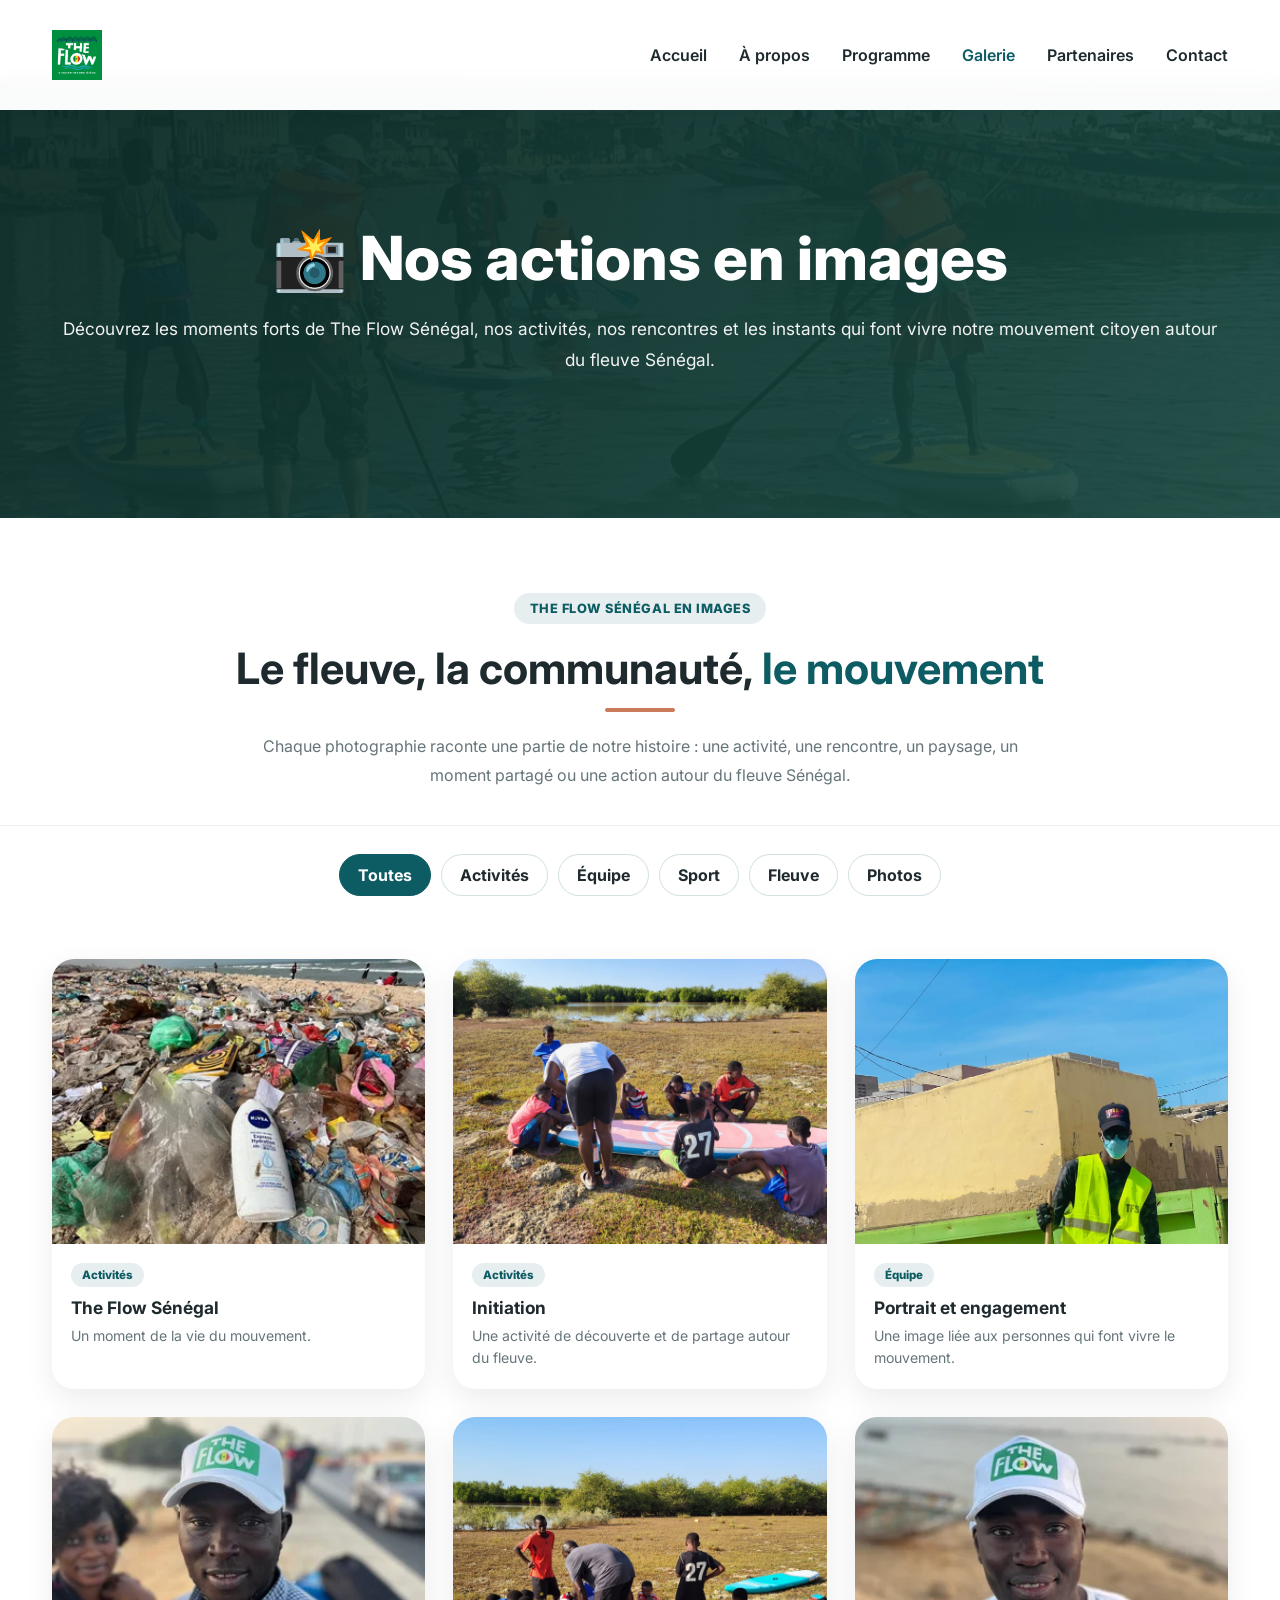
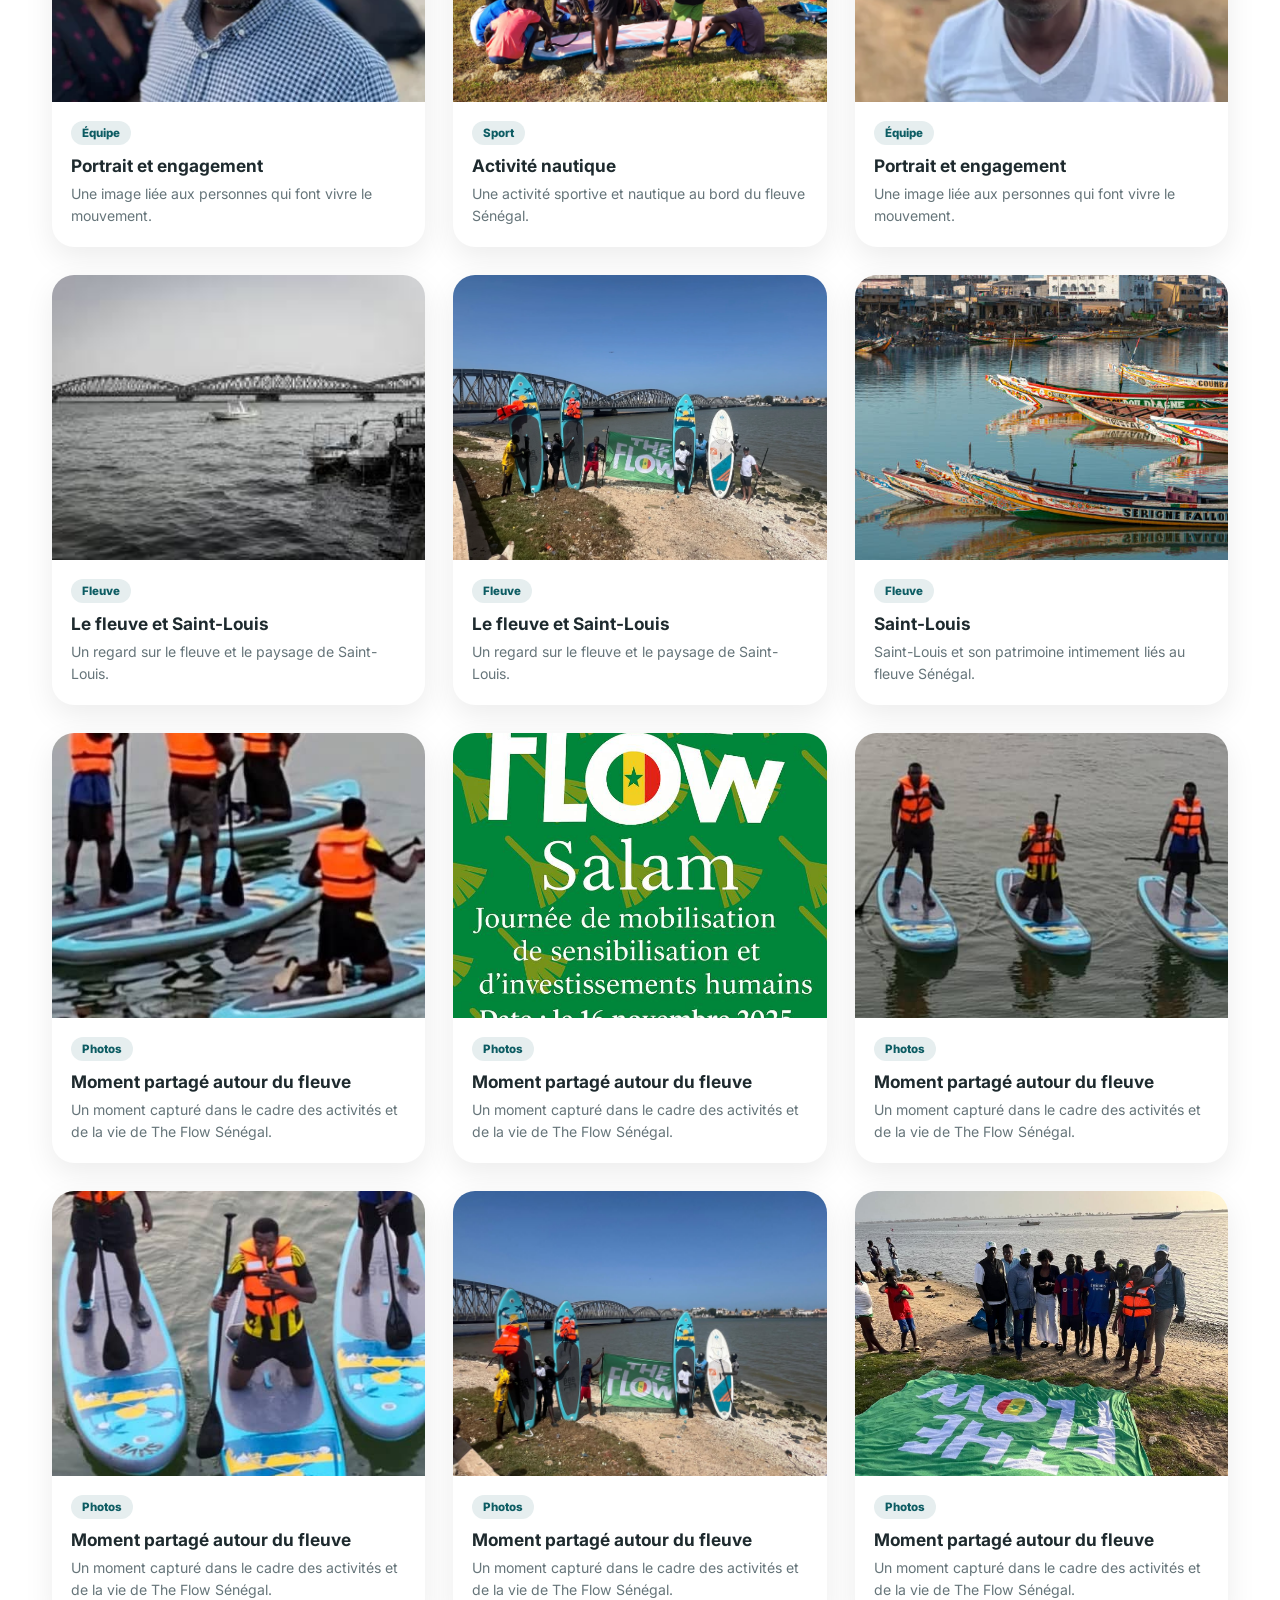
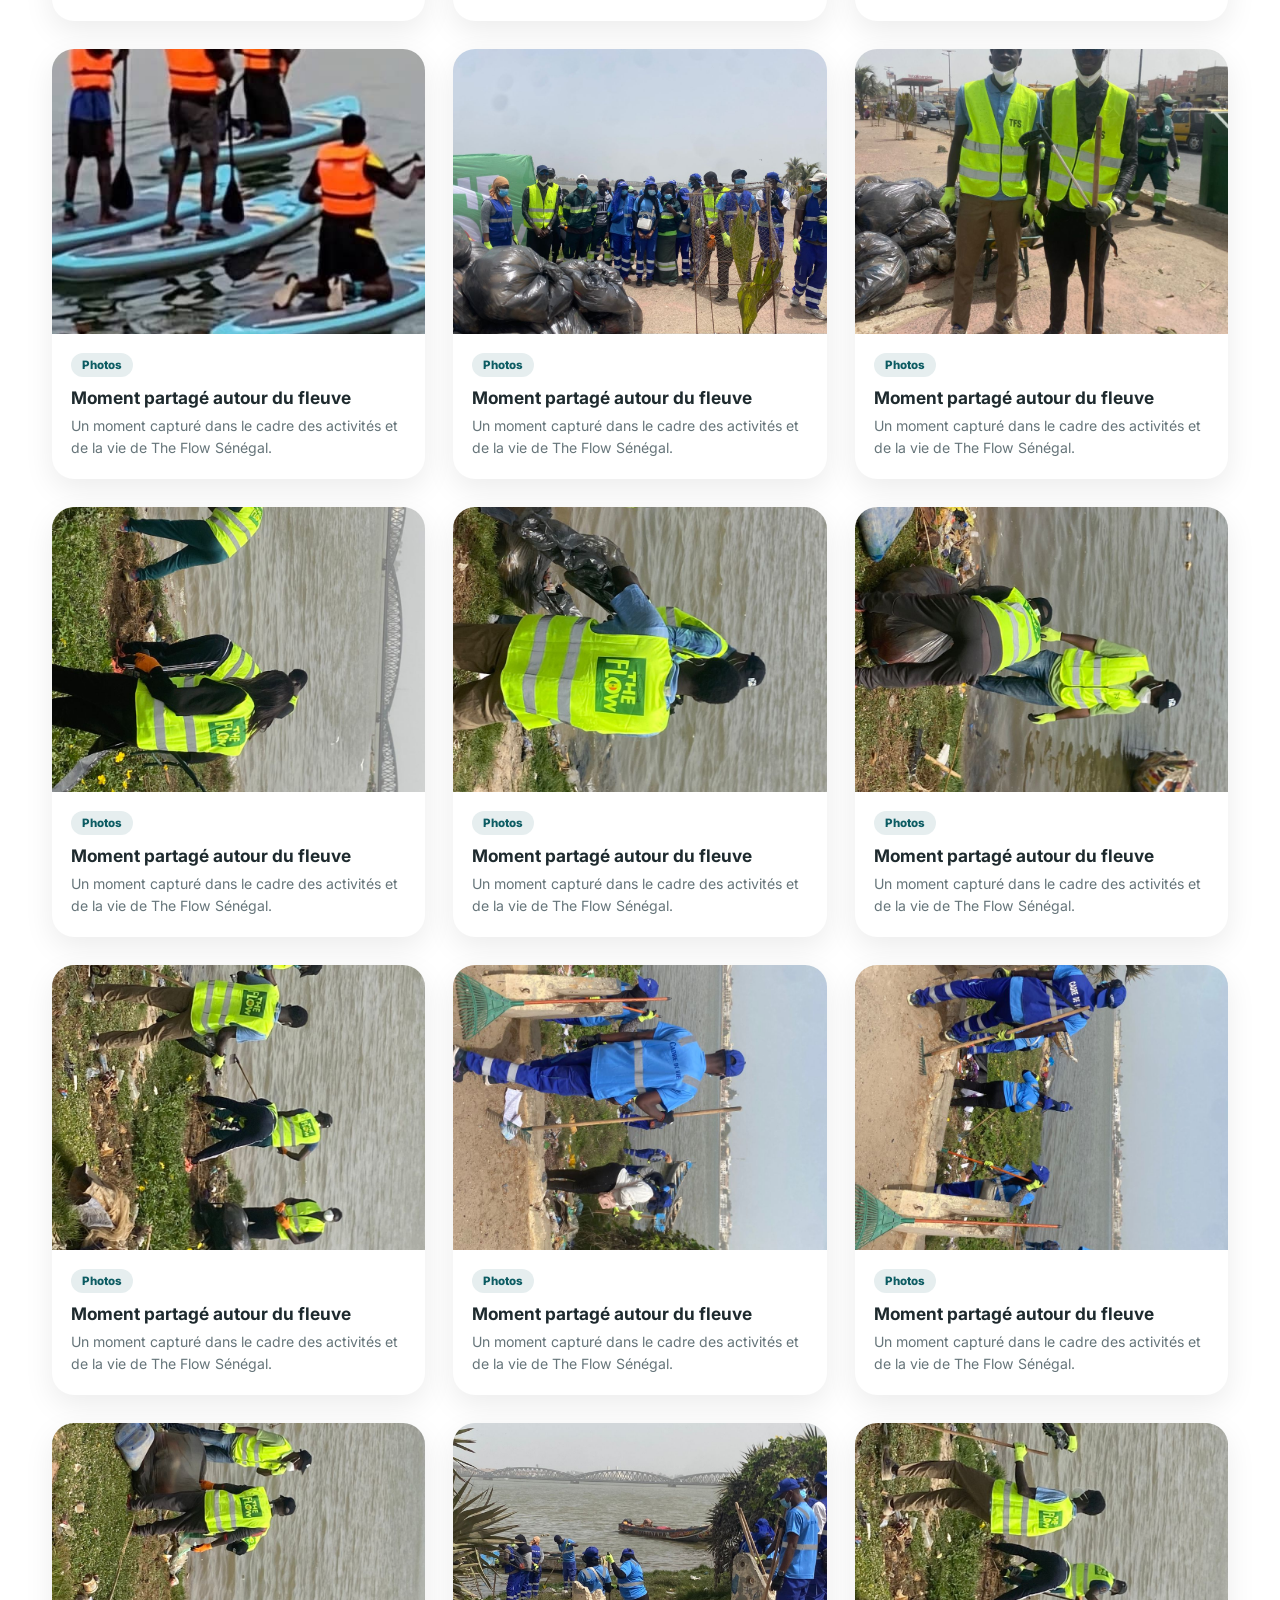
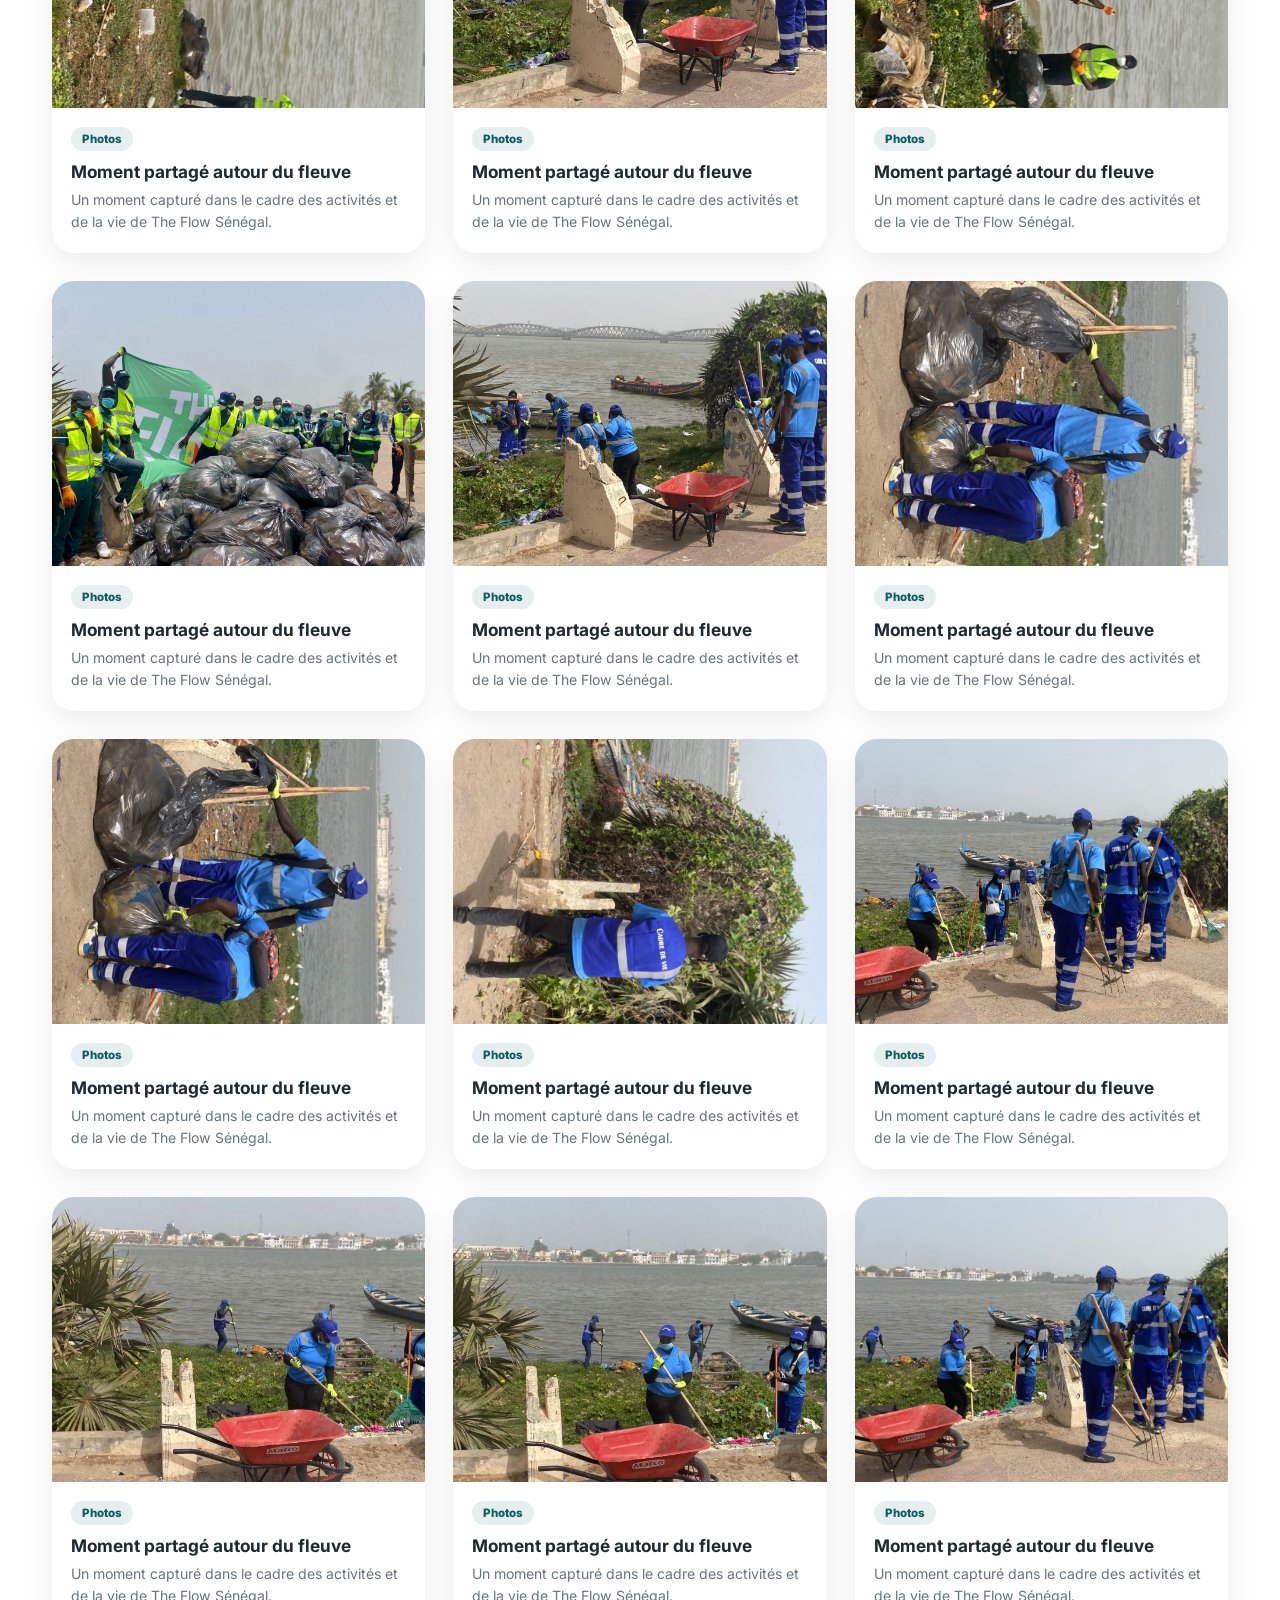
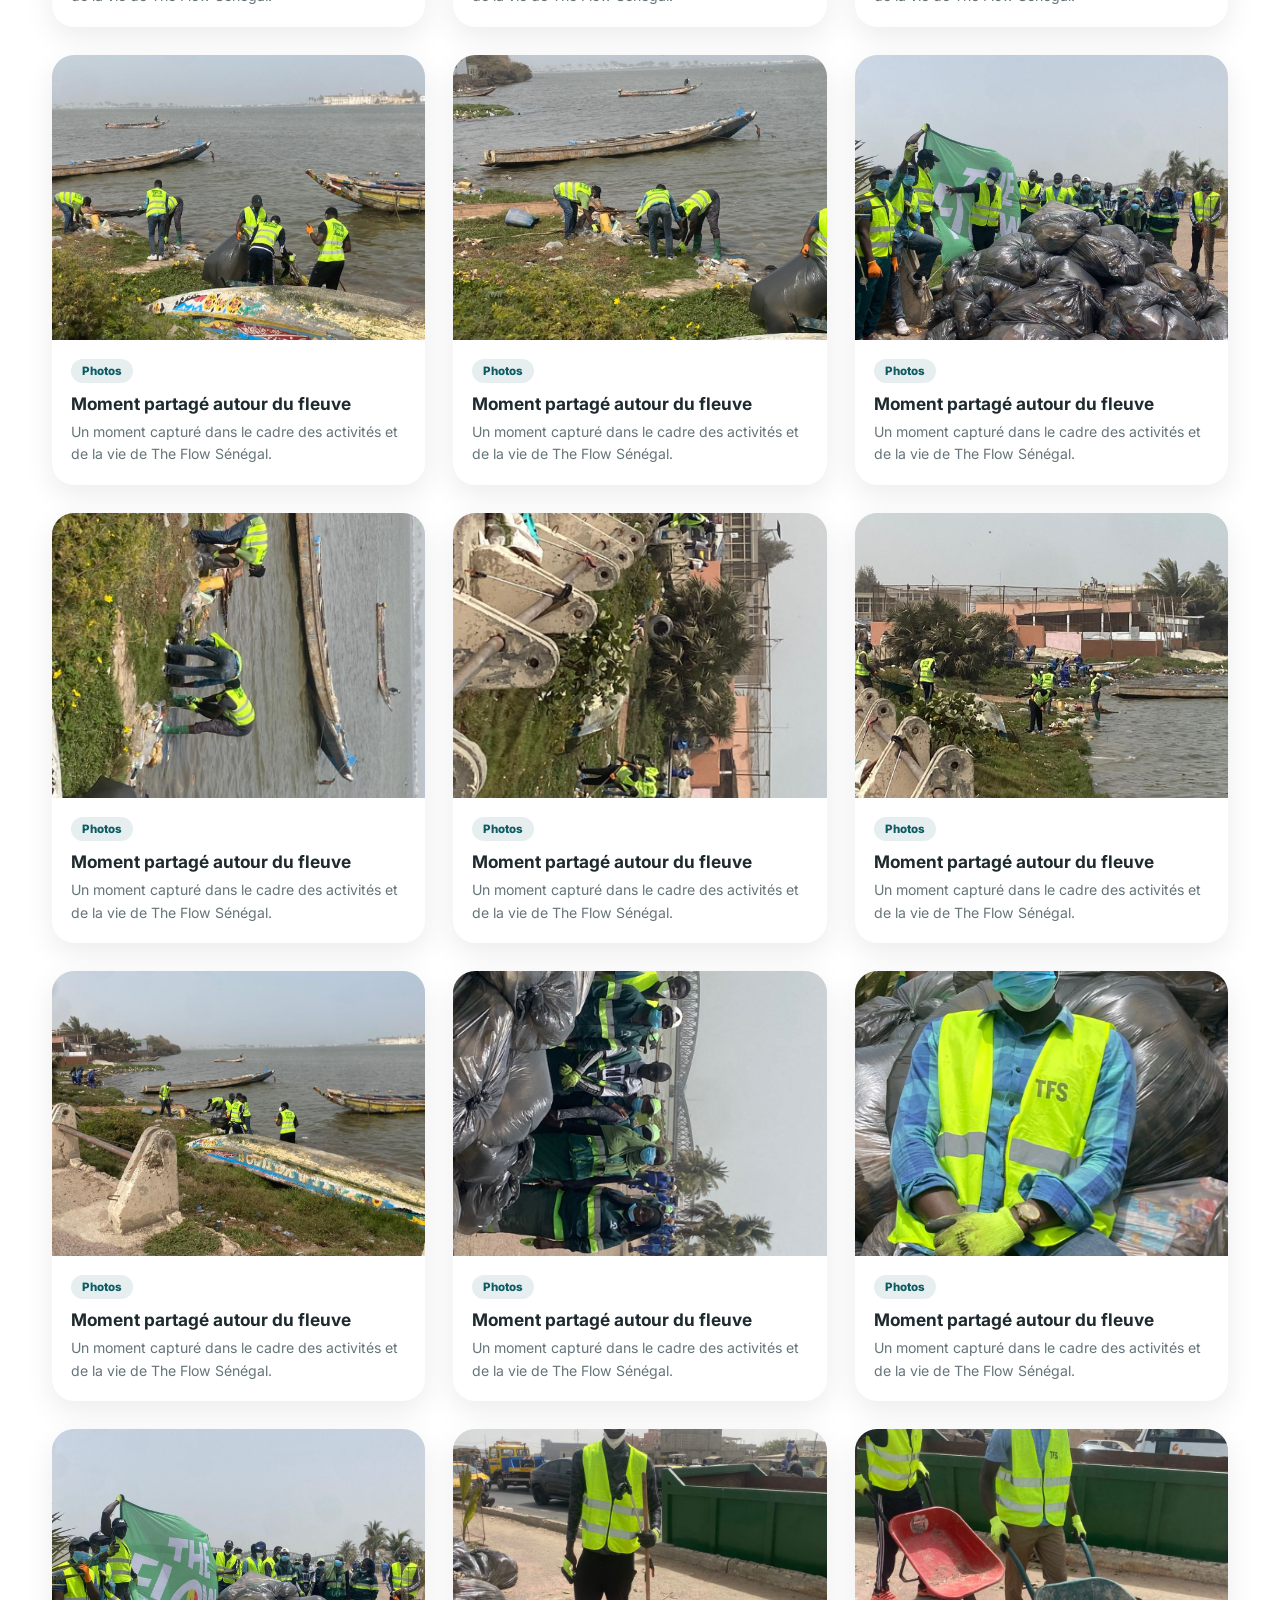
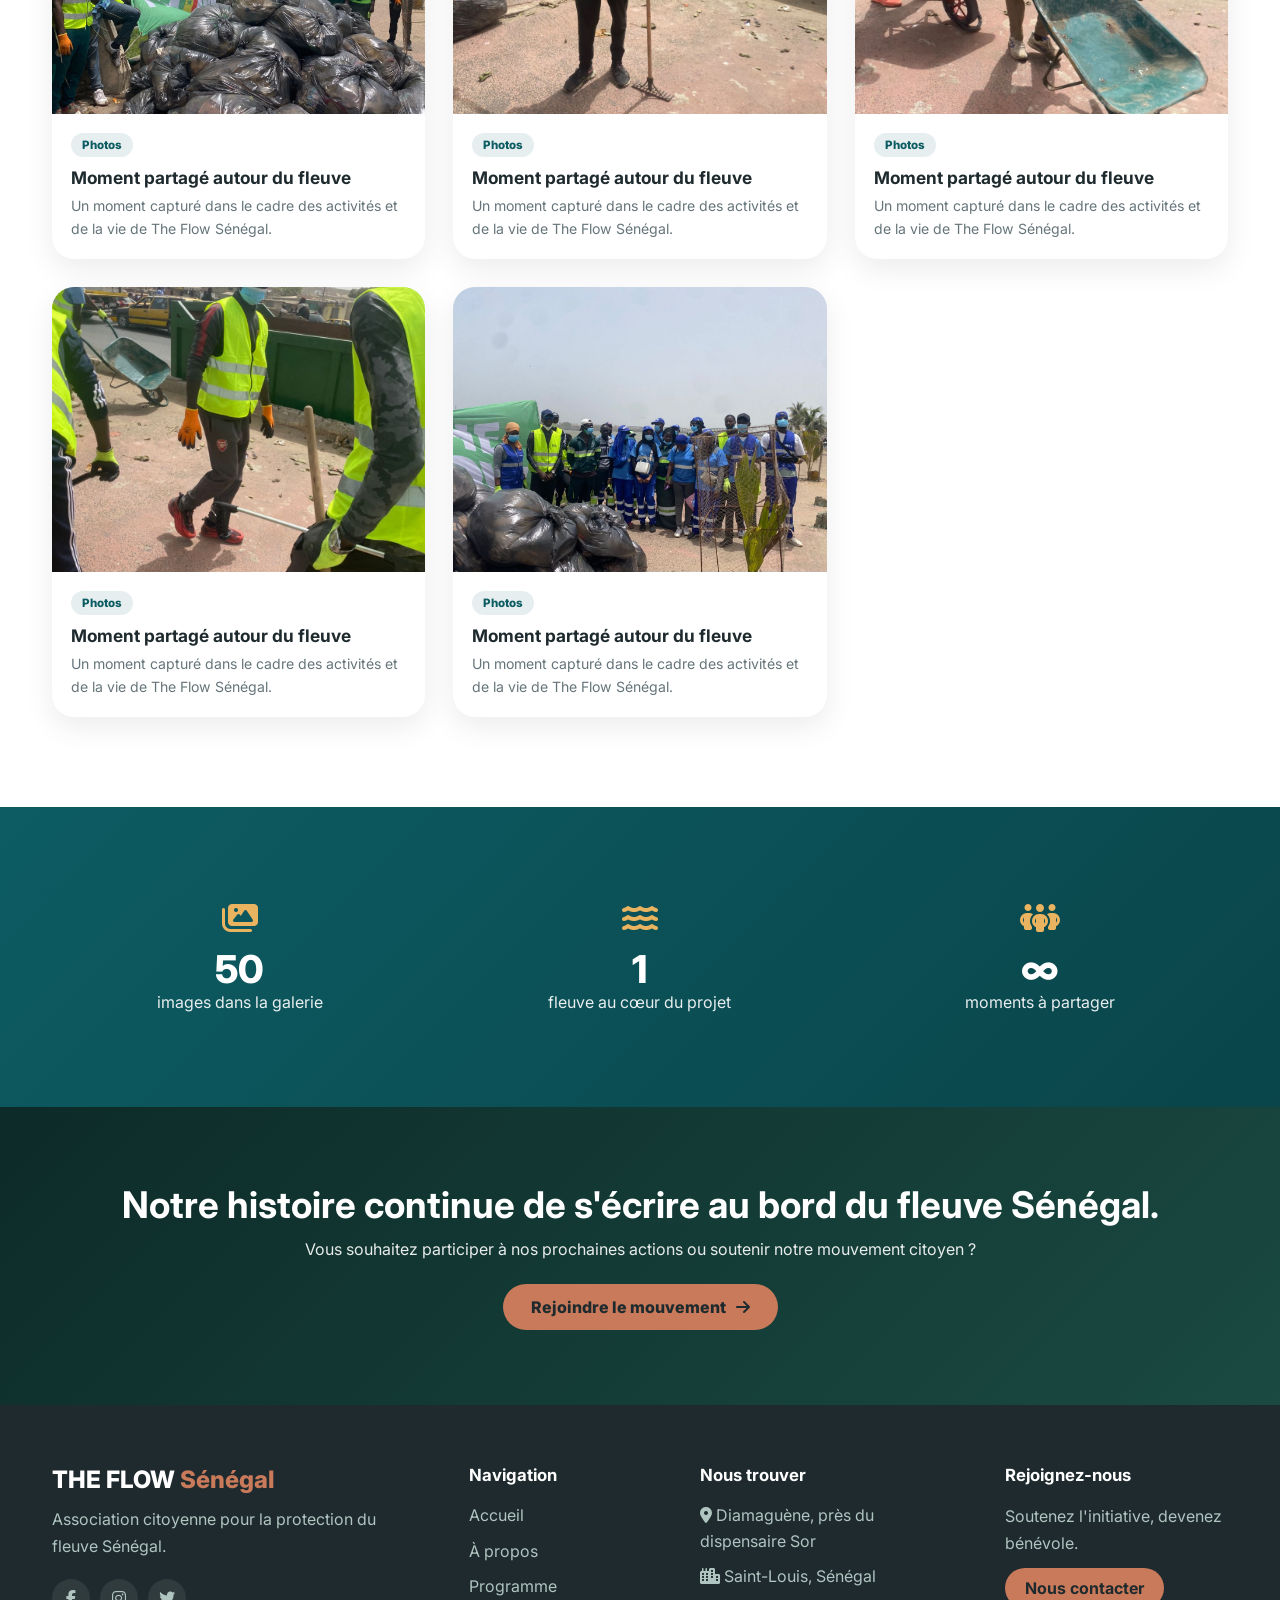
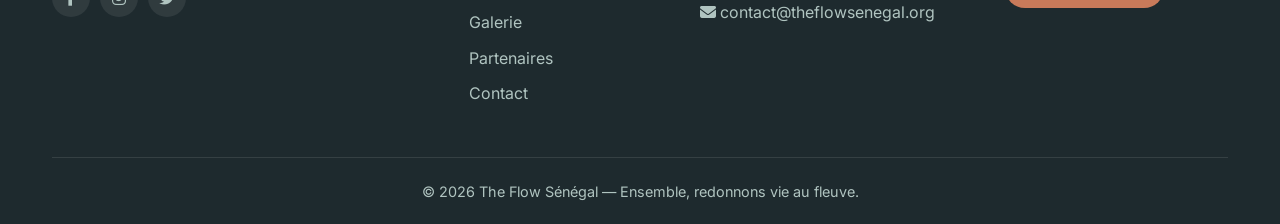
<file: html/galerie.html>
<!DOCTYPE html>
<html lang="fr">
<head>
<meta charset="UTF-8">
<meta name="viewport" content="width=device-width, initial-scale=1.0">
<meta name="description" content="The Flow Sénégal — Galerie de nos actions, activités, événements et moments partagés autour du fleuve Sénégal.">
<title>The Flow Sénégal | Galerie</title>

<link rel="preconnect" href="https://fonts.googleapis.com">
<link rel="preconnect" href="https://fonts.gstatic.com" crossorigin>
<link href="https://fonts.googleapis.com/css2?family=Inter:wght@300;400;500;600;700;800&display=swap" rel="stylesheet">
<link rel="stylesheet" href="https://cdnjs.cloudflare.com/ajax/libs/font-awesome/6.5.1/css/all.min.css">

<style>
:root {
  --primary:#0D5C63;
  --primary-dark:#09454A;
  --secondary:#C87A5A;
  --secondary-dark:#B05E3E;
  --accent:#E9B35F;
  --dark:#1E2A2E;
  --light:#FAF7F2;
  --gray:#66757A;
  --white:#fff;
  --shadow:0 10px 30px rgba(0,0,0,.08);
  --shadow-hover:0 20px 45px rgba(0,0,0,.16);
  --transition:all .35s ease;
}
*{margin:0;padding:0;box-sizing:border-box}
html{scroll-behavior:smooth}
body{font-family:Inter,sans-serif;color:var(--dark);background:var(--light);overflow-x:hidden}
img{display:block;max-width:100%}
button,a{font:inherit}
.container{width:min(1280px,calc(100% - 40px));margin:auto}

/* HEADER */
.header{position:fixed;top:0;left:0;width:100%;z-index:1000;background:rgba(255,255,255,.97);backdrop-filter:blur(12px);box-shadow:0 2px 20px rgba(0,0,0,.06);transition:var(--transition)}
.header.scrolled{box-shadow:0 6px 28px rgba(0,0,0,.12)}
.nav-container{min-height:78px;display:flex;align-items:center;justify-content:space-between;gap:25px}
.logo img{height:52px;width:auto;object-fit:contain}
.nav-menu ul{display:flex;list-style:none;gap:1.8rem}
.nav-menu a{color:var(--dark);text-decoration:none;font-weight:600;transition:var(--transition)}
.nav-menu a:hover,.nav-menu a.active{color:var(--primary)}
.mobile-toggle{display:none;border:0;background:none;color:var(--dark);font-size:1.5rem;cursor:pointer}

/* HERO */
.hero{margin-top:78px;min-height:440px;display:grid;place-items:center;text-align:center;color:#fff;position:relative;overflow:hidden;background:linear-gradient(135deg,#0D2B28,#1A4A42)}
.hero::before{content:"";position:absolute;inset:0;background:url('../images/flowban.webp') center/cover no-repeat;opacity:.3}
.hero::after{content:"";position:absolute;inset:0;background:linear-gradient(135deg,rgba(13,43,40,.88),rgba(26,74,66,.72))}
.hero-content{position:relative;z-index:2;max-width:820px;padding:70px 0}
.hero h1{font-size:clamp(2.2rem,5vw,3.8rem);font-weight:800;margin-bottom:18px}
.hero p{font-size:1.08rem;line-height:1.8;opacity:.94}

/* INTRO */
.intro{padding:75px 0 35px;text-align:center;background:#fff}
.tag{display:inline-block;color:var(--primary);background:rgba(13,92,99,.1);padding:8px 16px;border-radius:50px;font-size:.8rem;font-weight:800;text-transform:uppercase;letter-spacing:.04em}
.intro h2{font-size:clamp(1.9rem,4vw,2.7rem);margin:18px 0 14px}
.intro h2 span{color:var(--primary)}
.divider{width:70px;height:4px;background:var(--secondary);border-radius:10px;margin:0 auto 20px}
.intro p{max-width:760px;margin:auto;color:var(--gray);line-height:1.8}

/* FILTERS */
.filters{padding:28px 0;background:#fff;border-top:1px solid #eee}
.filter-buttons{display:flex;justify-content:center;flex-wrap:wrap;gap:10px}
.filter-btn{border:1px solid rgba(13,92,99,.18);background:#fff;color:var(--dark);padding:10px 18px;border-radius:50px;font-weight:700;cursor:pointer;transition:var(--transition)}
.filter-btn:hover,.filter-btn.active{background:var(--primary);color:#fff;border-color:var(--primary)}

/* GALLERY */
.gallery-section{padding:35px 0 90px;background:#fff}
.gallery-grid{display:grid;grid-template-columns:repeat(3,1fr);gap:28px}
.gallery-card{background:#fff;border-radius:22px;overflow:hidden;box-shadow:var(--shadow);transition:var(--transition);cursor:pointer;opacity:0;transform:translateY(18px)}
.gallery-card.visible{opacity:1;transform:translateY(0)}
.gallery-card:hover{transform:translateY(-7px);box-shadow:var(--shadow-hover)}
.gallery-image{height:285px;position:relative;overflow:hidden;background:#e9eeee}
.gallery-image img{width:100%;height:100%;object-fit:cover;transition:transform .6s ease}
.gallery-card:hover .gallery-image img{transform:scale(1.06)}
.gallery-overlay{position:absolute;inset:0;background:linear-gradient(to top,rgba(13,43,40,.8),transparent 60%);display:flex;align-items:flex-end;justify-content:space-between;padding:20px;opacity:0;transition:var(--transition)}
.gallery-card:hover .gallery-overlay{opacity:1}
.gallery-overlay i{color:#fff;font-size:1.7rem}
.download-mini{color:#fff;text-decoration:none;background:rgba(255,255,255,.18);border:1px solid rgba(255,255,255,.4);padding:8px 12px;border-radius:50px;font-size:.8rem;font-weight:700}
.gallery-content{padding:19px}
.gallery-category{display:inline-block;color:var(--primary);background:rgba(13,92,99,.1);padding:5px 11px;border-radius:50px;font-size:.72rem;font-weight:800;margin-bottom:10px}
.gallery-content h3{font-size:1.08rem;margin-bottom:7px}
.gallery-content p{font-size:.88rem;color:var(--gray);line-height:1.6}
.empty{display:none;text-align:center;color:var(--gray);padding:50px}

/* STATS */
.stats{padding:75px 0;background:linear-gradient(135deg,var(--primary),var(--primary-dark));color:#fff}
.stats-grid{display:grid;grid-template-columns:repeat(3,1fr);gap:25px}
.stat{text-align:center;padding:20px}
.stat i{font-size:2rem;color:var(--accent);margin-bottom:12px}
.stat-number{display:block;font-size:2.4rem;font-weight:800}
.stat-label{opacity:.9}

/* CTA */
.cta{padding:75px 0;text-align:center;color:#fff;background:linear-gradient(135deg,#0D2B28,#1A4A42)}
.cta h2{font-size:clamp(1.6rem,3vw,2.3rem);margin-bottom:12px}
.cta p{opacity:.9;margin-bottom:25px}
.btn{display:inline-flex;align-items:center;gap:10px;background:var(--secondary);color:var(--dark);padding:13px 28px;border-radius:50px;text-decoration:none;font-weight:800;transition:var(--transition)}
.btn:hover{background:var(--secondary-dark);color:#fff;transform:translateY(-3px)}

/* FOOTER */
.footer{background:var(--dark);color:#B0C4C0;padding:55px 0 20px}
.footer-grid{display:grid;grid-template-columns:repeat(4,1fr);gap:35px}
.footer-logo{font-size:1.45rem;font-weight:800;color:#fff;margin-bottom:12px}
.footer-logo span{color:var(--secondary)}
.footer p,.footer li{line-height:1.7}
.footer h4{color:#fff;margin-bottom:15px}
.footer ul{list-style:none}
.footer li{margin-bottom:8px}
.footer a{color:#B0C4C0;text-decoration:none}
.footer a:hover{color:var(--secondary)}
.social{display:flex;gap:10px;margin-top:18px}
.social a{width:36px;height:36px;border-radius:50%;background:rgba(255,255,255,.1);display:grid;place-items:center}
.footer-bottom{border-top:1px solid rgba(255,255,255,.1);margin-top:35px;padding-top:25px;text-align:center;font-size:.9rem}

/* LIGHTBOX */
.lightbox{position:fixed;inset:0;background:rgba(5,20,22,.96);z-index:3000;display:none;align-items:center;justify-content:center;padding:25px}
.lightbox.active{display:flex}
.lightbox-content{width:min(1150px,100%);text-align:center;position:relative}
.lightbox-image{max-width:100%;max-height:78vh;margin:auto;object-fit:contain;border-radius:12px;box-shadow:0 20px 70px rgba(0,0,0,.5)}
.lightbox-caption{color:#fff;margin-top:16px;line-height:1.6}
.lightbox-close,.lightbox-nav{position:fixed;border:0;cursor:pointer;border-radius:50%;display:grid;place-items:center;z-index:3001}
.lightbox-close{right:25px;top:20px;width:46px;height:46px;background:#fff;color:var(--primary);font-size:1.2rem}
.lightbox-nav{top:50%;transform:translateY(-50%);width:48px;height:48px;background:rgba(255,255,255,.15);color:#fff;font-size:1.1rem}
.lightbox-prev{left:20px} .lightbox-next{right:20px}
.lightbox-actions{margin-top:15px}
.download-btn{display:inline-flex;align-items:center;gap:8px;background:#fff;color:var(--primary);padding:10px 17px;border-radius:50px;text-decoration:none;font-weight:800}

/* RESPONSIVE */
@media(max-width:992px){
 .gallery-grid{grid-template-columns:repeat(2,1fr)}
 .footer-grid{grid-template-columns:repeat(2,1fr)}
}
@media(max-width:768px){
 .mobile-toggle{display:block}
 .nav-menu{position:fixed;left:-100%;top:78px;width:100%;background:#fff;padding:25px;transition:.3s;box-shadow:var(--shadow)}
 .nav-menu.active{left:0}
 .nav-menu ul{flex-direction:column;align-items:center;gap:1.3rem}
 .gallery-grid{grid-template-columns:1fr}
 .stats-grid{grid-template-columns:1fr}
 .footer-grid{grid-template-columns:1fr}
 .gallery-image{height:260px}
 .lightbox-nav{display:none}
}
@media(max-width:480px){
 .container{width:min(100% - 28px,1280px)}
 .hero{min-height:390px}
 .gallery-image{height:230px}
 .lightbox{padding:12px}
 .lightbox-close{right:12px;top:12px}
}

/* =====================================================
   HEADER / FOOTER — STYLE DU SITE THE FLOW SÉNÉGAL
   ===================================================== */
.header {
  position: fixed;
  top: 0;
  left: 0;
  width: 100%;
  background: rgba(255,255,255,.98);
  backdrop-filter: blur(10px);
  z-index: 1000;
  padding: 1rem 0;
  transition: var(--transition);
  box-shadow: 0 2px 20px rgba(0,0,0,.05);
}
.header.scrolled {
  padding: .7rem 0;
  box-shadow: 0 5px 30px rgba(0,0,0,.1);
}
.container {
  max-width: 1280px;
  margin: 0 auto;
  padding: 0 32px;
}
.nav-container {
  display:flex;
  justify-content:space-between;
  align-items:center;
}
.logo img { height:50px; }
.nav-menu ul {
  display:flex;
  list-style:none;
  gap:2rem;
}
.nav-menu ul li a {
  text-decoration:none;
  font-weight:600;
  color:var(--dark);
  transition:var(--transition);
}
.nav-menu ul li a:hover,
.nav-menu ul li a.active { color:var(--primary); }
.mobile-toggle {
  display:none;
  border:0;
  background:none;
  color:var(--dark);
  font-size:1.5rem;
  cursor:pointer;
}

/* Footer original */
.footer {
  background:var(--dark);
  color:#B0C4C0;
  padding:60px 0 20px;
}
.footer-grid {
  display:grid;
  grid-template-columns:2fr 1fr 1.4fr 1.2fr;
  gap:45px;
}
.footer-col h4 {
  color:#fff;
  margin-bottom:18px;
  font-size:1.05rem;
}
.footer-col p { line-height:1.7; }
.footer-col ul {
  list-style:none;
  padding:0;
  margin:0;
}
.footer-col li {
  margin-bottom:10px;
  line-height:1.6;
}
.footer-col a {
  color:#B0C4C0;
  text-decoration:none;
  transition:var(--transition);
}
.footer-col a:hover { color:var(--secondary); }
.footer-logo {
  color:#fff;
  font-size:1.5rem;
  font-weight:800;
  margin-bottom:12px;
}
.footer-logo span { color:var(--secondary); }
.social-links {
  display:flex;
  gap:10px;
  margin-top:18px;
}
.social-links a {
  width:38px;
  height:38px;
  border-radius:50%;
  background:rgba(255,255,255,.08);
  display:flex;
  align-items:center;
  justify-content:center;
}
.social-links a:hover {
  background:var(--secondary);
  color:#fff;
}
.btn-small {
  display:inline-flex;
  align-items:center;
  justify-content:center;
  margin-top:10px;
  padding:10px 20px;
  border-radius:50px;
  background:var(--secondary);
  color:var(--dark) !important;
  font-weight:700;
}
.btn-small:hover {
  background:var(--secondary-dark);
  color:#fff !important;
}
.footer-bottom {
  border-top:1px solid rgba(255,255,255,.1);
  margin-top:40px;
  padding-top:22px;
  text-align:center;
}
@media (max-width:768px) {
  .mobile-toggle { display:block; }
  .nav-menu {
    position:fixed;
    top:80px;
    left:-100%;
    width:100%;
    background:white;
    padding:30px;
    transition:.3s;
    box-shadow:var(--shadow);
  }
  .nav-menu.active { left:0; }
  .nav-menu ul {
    flex-direction:column;
    align-items:center;
    gap:1.3rem;
  }
  .footer-grid { grid-template-columns:1fr; }
  .container { padding:0 20px; }
}

</style>
</head>

<body>
<header class="header">
  <div class="container">
    <div class="nav-container">
      <a href="index.html" class="logo">
        <img src="../images/logoTFS.jpeg" alt="The Flow Sénégal">
      </a>
      <button type="button" class="mobile-toggle" id="mobileToggle" aria-label="Menu">
        <i class="fas fa-bars"></i>
      </button>
      <nav class="nav-menu" id="navMenu">
        <ul>
          <li><a href="index.html">Accueil</a></li>
          <li><a href="apropos.html">À propos</a></li>
          <li><a href="programme.html">Programme</a></li>
          <li><a href="galerie.html" class="active">Galerie</a></li>
          <li><a href="partenaires.html">Partenaires</a></li>
          <li><a href="contact.html">Contact</a></li>
        </ul>
      </nav>
    </div>
  </div>
</header>

<section class="hero">
  <div class="hero-content container">
    <h1>📸 Nos actions en images</h1>
    <p>Découvrez les moments forts de The Flow Sénégal, nos activités, nos rencontres et les instants qui font vivre notre mouvement citoyen autour du fleuve Sénégal.</p>
  </div>
</section>

<section class="intro">
  <div class="container">
    <span class="tag">The Flow Sénégal en images</span>
    <h2>Le fleuve, la communauté, <span>le mouvement</span></h2>
    <div class="divider"></div>
    <p>Chaque photographie raconte une partie de notre histoire : une activité, une rencontre, un paysage, un moment partagé ou une action autour du fleuve Sénégal.</p>
  </div>
</section>

<section class="filters" aria-label="Filtres de la galerie">
  <div class="container">
    <div class="filter-buttons" id="filterButtons"></div>
  </div>
</section>

<section class="gallery-section">
  <div class="container">
    <div class="gallery-grid" id="galleryGrid"></div>
    <div class="empty" id="emptyState">Aucune image ne correspond à ce filtre.</div>
  </div>
</section>

<section class="stats">
  <div class="container">
    <div class="stats-grid">
      <div class="stat"><i class="fas fa-images"></i><span class="stat-number" id="imageCount">0</span><span class="stat-label">images dans la galerie</span></div>
      <div class="stat"><i class="fas fa-water"></i><span class="stat-number">1</span><span class="stat-label">fleuve au cœur du projet</span></div>
      <div class="stat"><i class="fas fa-people-group"></i><span class="stat-number">∞</span><span class="stat-label">moments à partager</span></div>
    </div>
  </div>
</section>

<section class="cta">
  <div class="container">
    <h2>Notre histoire continue de s'écrire au bord du fleuve Sénégal.</h2>
    <p>Vous souhaitez participer à nos prochaines actions ou soutenir notre mouvement citoyen ?</p>
    <a href="contact.html" class="btn">Rejoindre le mouvement <i class="fas fa-arrow-right"></i></a>
  </div>
</section>

<footer class="footer">
  <div class="container">
    <div class="footer-grid">
      <div class="footer-col">
        <div class="footer-logo">THE FLOW <span>Sénégal</span></div>
        <p>Association citoyenne pour la protection du fleuve Sénégal.</p>
        <div class="social-links">
          <a href="#" aria-label="Facebook"><i class="fab fa-facebook-f"></i></a>
          <a href="#" aria-label="Instagram"><i class="fab fa-instagram"></i></a>
          <a href="#" aria-label="Twitter"><i class="fab fa-twitter"></i></a>
        </div>
      </div>

      <div class="footer-col">
        <h4>Navigation</h4>
        <ul>
          <li><a href="index.html">Accueil</a></li>
          <li><a href="apropos.html">À propos</a></li>
          <li><a href="programme.html">Programme</a></li>
          <li><a href="galerie.html">Galerie</a></li>
          <li><a href="partenaires.html">Partenaires</a></li>
          <li><a href="contact.html">Contact</a></li>
        </ul>
      </div>

      <div class="footer-col">
        <h4>Nous trouver</h4>
        <ul>
          <li><i class="fas fa-map-marker-alt"></i> Diamaguène, près du dispensaire Sor</li>
          <li><i class="fas fa-city"></i> Saint-Louis, Sénégal</li>
          <li><i class="fas fa-envelope"></i>
            <a href="mailto:contact@theflowsenegal.org">contact@theflowsenegal.org</a>
          </li>
        </ul>
      </div>

      <div class="footer-col">
        <h4>Rejoignez-nous</h4>
        <p>Soutenez l'initiative, devenez bénévole.</p>
        <a href="contact.html" class="btn-small">Nous contacter</a>
      </div>
    </div>

    <div class="footer-bottom">
      <p>&copy; 2026 The Flow Sénégal — Ensemble, redonnons vie au fleuve.</p>
    </div>
  </div>
</footer>

<div class="lightbox" id="lightbox" role="dialog" aria-modal="true" aria-label="Galerie photo">
  <button type="button" class="lightbox-close" id="lightboxClose" aria-label="Fermer"><i class="fas fa-times"></i></button>
  <button type="button" class="lightbox-nav lightbox-prev" id="lightboxPrev" aria-label="Image précédente"><i class="fas fa-chevron-left"></i></button>
  <div class="lightbox-content">
    <img class="lightbox-image" id="lightboxImage" src="[data-uri]" alt="">
    <p class="lightbox-caption" id="lightboxCaption"></p>
    <div class="lightbox-actions">
      <a class="download-btn" id="downloadBtn" href="#" download><i class="fas fa-download"></i> Enregistrer la photo</a>
    </div>
  </div>
  <button type="button" class="lightbox-nav lightbox-next" id="lightboxNext" aria-label="Image suivante"><i class="fas fa-chevron-right"></i></button>
</div>

<script>
const photos = [
  {
    "id": 1,
    "src": "../images/img_5144-high.webp",
    "title": "The Flow Sénégal",
    "category": "Activités",
    "desc": "Un moment de la vie du mouvement.",
    "alt": "The Flow Sénégal"
  },
  {
    "id": 2,
    "src": "../images/initiation.jpeg",
    "title": "Initiation",
    "category": "Activités",
    "desc": "Une activité de découverte et de partage autour du fleuve.",
    "alt": "Initiation"
  },
  {
    "id": 3,
    "src": "../images/mokhtar.jpeg",
    "title": "Portrait et engagement",
    "category": "Équipe",
    "desc": "Une image liée aux personnes qui font vivre le mouvement.",
    "alt": "Portrait et engagement"
  },
  {
    "id": 4,
    "src": "../images/omarmbaye.webp",
    "title": "Portrait et engagement",
    "category": "Équipe",
    "desc": "Une image liée aux personnes qui font vivre le mouvement.",
    "alt": "Portrait et engagement"
  },
  {
    "id": 5,
    "src": "../images/paddels.jpeg",
    "title": "Activité nautique",
    "category": "Sport",
    "desc": "Une activité sportive et nautique au bord du fleuve Sénégal.",
    "alt": "Activité nautique"
  },
  {
    "id": 6,
    "src": "../images/papembaye.webp",
    "title": "Portrait et engagement",
    "category": "Équipe",
    "desc": "Une image liée aux personnes qui font vivre le mouvement.",
    "alt": "Portrait et engagement"
  },
  {
    "id": 7,
    "src": "../images/pont.jpg",
    "title": "Le fleuve et Saint-Louis",
    "category": "Fleuve",
    "desc": "Un regard sur le fleuve et le paysage de Saint-Louis.",
    "alt": "Le fleuve et Saint-Louis"
  },
  {
    "id": 8,
    "src": "../images/pont.webp",
    "title": "Le fleuve et Saint-Louis",
    "category": "Fleuve",
    "desc": "Un regard sur le fleuve et le paysage de Saint-Louis.",
    "alt": "Le fleuve et Saint-Louis"
  },
  {
    "id": 9,
    "src": "../images/saintlouis.jpg",
    "title": "Saint-Louis",
    "category": "Fleuve",
    "desc": "Saint-Louis et son patrimoine intimement liés au fleuve Sénégal.",
    "alt": "Saint-Louis"
  },
  {
    "id": 10,
    "src": "../images/WhatsApp Image 2026-09-25 at 17.15.13 (1).jpeg",
    "title": "Moment partagé autour du fleuve",
    "category": "Photos",
    "desc": "Un moment capturé dans le cadre des activités et de la vie de The Flow Sénégal.",
    "alt": "Moment partagé autour du fleuve"
  },
  {
    "id": 11,
    "src": "../images/WhatsApp Image 2026-09-25 at 17.15.13 (2).jpeg",
    "title": "Moment partagé autour du fleuve",
    "category": "Photos",
    "desc": "Un moment capturé dans le cadre des activités et de la vie de The Flow Sénégal.",
    "alt": "Moment partagé autour du fleuve"
  },
  {
    "id": 12,
    "src": "../images/WhatsApp Image 2026-09-25 at 17.15.13 (3).jpeg",
    "title": "Moment partagé autour du fleuve",
    "category": "Photos",
    "desc": "Un moment capturé dans le cadre des activités et de la vie de The Flow Sénégal.",
    "alt": "Moment partagé autour du fleuve"
  },
  {
    "id": 13,
    "src": "../images/WhatsApp Image 2026-09-25 at 17.15.13 (4).jpeg",
    "title": "Moment partagé autour du fleuve",
    "category": "Photos",
    "desc": "Un moment capturé dans le cadre des activités et de la vie de The Flow Sénégal.",
    "alt": "Moment partagé autour du fleuve"
  },
  {
    "id": 14,
    "src": "../images/WhatsApp Image 2026-09-25 at 17.15.13 (5).jpeg",
    "title": "Moment partagé autour du fleuve",
    "category": "Photos",
    "desc": "Un moment capturé dans le cadre des activités et de la vie de The Flow Sénégal.",
    "alt": "Moment partagé autour du fleuve"
  },
  {
    "id": 15,
    "src": "../images/WhatsApp Image 2026-09-25 at 17.15.13 (6).jpeg",
    "title": "Moment partagé autour du fleuve",
    "category": "Photos",
    "desc": "Un moment capturé dans le cadre des activités et de la vie de The Flow Sénégal.",
    "alt": "Moment partagé autour du fleuve"
  },
  {
    "id": 16,
    "src": "../images/WhatsApp Image 2026-09-25 at 17.15.13.jpeg",
    "title": "Moment partagé autour du fleuve",
    "category": "Photos",
    "desc": "Un moment capturé dans le cadre des activités et de la vie de The Flow Sénégal.",
    "alt": "Moment partagé autour du fleuve"
  },
  {
    "id": 17,
    "src": "../images/WhatsApp Image 2026-09-25 at 17.15.31 (1).jpeg",
    "title": "Moment partagé autour du fleuve",
    "category": "Photos",
    "desc": "Un moment capturé dans le cadre des activités et de la vie de The Flow Sénégal.",
    "alt": "Moment partagé autour du fleuve"
  },
  {
    "id": 18,
    "src": "../images/WhatsApp Image 2026-09-25 at 17.15.31 (10).jpeg",
    "title": "Moment partagé autour du fleuve",
    "category": "Photos",
    "desc": "Un moment capturé dans le cadre des activités et de la vie de The Flow Sénégal.",
    "alt": "Moment partagé autour du fleuve"
  },
  {
    "id": 19,
    "src": "../images/WhatsApp Image 2026-09-25 at 17.15.31 (11).jpeg",
    "title": "Moment partagé autour du fleuve",
    "category": "Photos",
    "desc": "Un moment capturé dans le cadre des activités et de la vie de The Flow Sénégal.",
    "alt": "Moment partagé autour du fleuve"
  },
  {
    "id": 20,
    "src": "../images/WhatsApp Image 2026-09-25 at 17.15.31 (12).jpeg",
    "title": "Moment partagé autour du fleuve",
    "category": "Photos",
    "desc": "Un moment capturé dans le cadre des activités et de la vie de The Flow Sénégal.",
    "alt": "Moment partagé autour du fleuve"
  },
  {
    "id": 21,
    "src": "../images/WhatsApp Image 2026-09-25 at 17.15.31 (13).jpeg",
    "title": "Moment partagé autour du fleuve",
    "category": "Photos",
    "desc": "Un moment capturé dans le cadre des activités et de la vie de The Flow Sénégal.",
    "alt": "Moment partagé autour du fleuve"
  },
  {
    "id": 22,
    "src": "../images/WhatsApp Image 2026-09-25 at 17.15.31 (14).jpeg",
    "title": "Moment partagé autour du fleuve",
    "category": "Photos",
    "desc": "Un moment capturé dans le cadre des activités et de la vie de The Flow Sénégal.",
    "alt": "Moment partagé autour du fleuve"
  },
  {
    "id": 23,
    "src": "../images/WhatsApp Image 2026-09-25 at 17.15.31 (15).jpeg",
    "title": "Moment partagé autour du fleuve",
    "category": "Photos",
    "desc": "Un moment capturé dans le cadre des activités et de la vie de The Flow Sénégal.",
    "alt": "Moment partagé autour du fleuve"
  },
  {
    "id": 24,
    "src": "../images/WhatsApp Image 2026-09-25 at 17.15.31 (16).jpeg",
    "title": "Moment partagé autour du fleuve",
    "category": "Photos",
    "desc": "Un moment capturé dans le cadre des activités et de la vie de The Flow Sénégal.",
    "alt": "Moment partagé autour du fleuve"
  },
  {
    "id": 25,
    "src": "../images/WhatsApp Image 2026-09-25 at 17.15.31 (17).jpeg",
    "title": "Moment partagé autour du fleuve",
    "category": "Photos",
    "desc": "Un moment capturé dans le cadre des activités et de la vie de The Flow Sénégal.",
    "alt": "Moment partagé autour du fleuve"
  },
  {
    "id": 26,
    "src": "../images/WhatsApp Image 2026-09-25 at 17.15.31 (18).jpeg",
    "title": "Moment partagé autour du fleuve",
    "category": "Photos",
    "desc": "Un moment capturé dans le cadre des activités et de la vie de The Flow Sénégal.",
    "alt": "Moment partagé autour du fleuve"
  },
  {
    "id": 27,
    "src": "../images/WhatsApp Image 2026-09-25 at 17.15.31 (19).jpeg",
    "title": "Moment partagé autour du fleuve",
    "category": "Photos",
    "desc": "Un moment capturé dans le cadre des activités et de la vie de The Flow Sénégal.",
    "alt": "Moment partagé autour du fleuve"
  },
  {
    "id": 28,
    "src": "../images/WhatsApp Image 2026-09-25 at 17.15.31 (2).jpeg",
    "title": "Moment partagé autour du fleuve",
    "category": "Photos",
    "desc": "Un moment capturé dans le cadre des activités et de la vie de The Flow Sénégal.",
    "alt": "Moment partagé autour du fleuve"
  },
  {
    "id": 29,
    "src": "../images/WhatsApp Image 2026-09-25 at 17.15.31 (20).jpeg",
    "title": "Moment partagé autour du fleuve",
    "category": "Photos",
    "desc": "Un moment capturé dans le cadre des activités et de la vie de The Flow Sénégal.",
    "alt": "Moment partagé autour du fleuve"
  },
  {
    "id": 30,
    "src": "../images/WhatsApp Image 2026-09-25 at 17.15.31 (21).jpeg",
    "title": "Moment partagé autour du fleuve",
    "category": "Photos",
    "desc": "Un moment capturé dans le cadre des activités et de la vie de The Flow Sénégal.",
    "alt": "Moment partagé autour du fleuve"
  },
  {
    "id": 31,
    "src": "../images/WhatsApp Image 2026-09-25 at 17.15.31 (22).jpeg",
    "title": "Moment partagé autour du fleuve",
    "category": "Photos",
    "desc": "Un moment capturé dans le cadre des activités et de la vie de The Flow Sénégal.",
    "alt": "Moment partagé autour du fleuve"
  },
  {
    "id": 32,
    "src": "../images/WhatsApp Image 2026-09-25 at 17.15.31 (23).jpeg",
    "title": "Moment partagé autour du fleuve",
    "category": "Photos",
    "desc": "Un moment capturé dans le cadre des activités et de la vie de The Flow Sénégal.",
    "alt": "Moment partagé autour du fleuve"
  },
  {
    "id": 33,
    "src": "../images/WhatsApp Image 2026-09-25 at 17.15.31 (24).jpeg",
    "title": "Moment partagé autour du fleuve",
    "category": "Photos",
    "desc": "Un moment capturé dans le cadre des activités et de la vie de The Flow Sénégal.",
    "alt": "Moment partagé autour du fleuve"
  },
  {
    "id": 34,
    "src": "../images/WhatsApp Image 2026-09-25 at 17.15.31 (25).jpeg",
    "title": "Moment partagé autour du fleuve",
    "category": "Photos",
    "desc": "Un moment capturé dans le cadre des activités et de la vie de The Flow Sénégal.",
    "alt": "Moment partagé autour du fleuve"
  },
  {
    "id": 35,
    "src": "../images/WhatsApp Image 2026-09-25 at 17.15.31 (26).jpeg",
    "title": "Moment partagé autour du fleuve",
    "category": "Photos",
    "desc": "Un moment capturé dans le cadre des activités et de la vie de The Flow Sénégal.",
    "alt": "Moment partagé autour du fleuve"
  },
  {
    "id": 36,
    "src": "../images/WhatsApp Image 2026-09-25 at 17.15.31 (27).jpeg",
    "title": "Moment partagé autour du fleuve",
    "category": "Photos",
    "desc": "Un moment capturé dans le cadre des activités et de la vie de The Flow Sénégal.",
    "alt": "Moment partagé autour du fleuve"
  },
  {
    "id": 37,
    "src": "../images/WhatsApp Image 2026-09-25 at 17.15.31 (28).jpeg",
    "title": "Moment partagé autour du fleuve",
    "category": "Photos",
    "desc": "Un moment capturé dans le cadre des activités et de la vie de The Flow Sénégal.",
    "alt": "Moment partagé autour du fleuve"
  },
  {
    "id": 38,
    "src": "../images/WhatsApp Image 2026-09-25 at 17.15.31 (29).jpeg",
    "title": "Moment partagé autour du fleuve",
    "category": "Photos",
    "desc": "Un moment capturé dans le cadre des activités et de la vie de The Flow Sénégal.",
    "alt": "Moment partagé autour du fleuve"
  },
  {
    "id": 39,
    "src": "../images/WhatsApp Image 2026-09-25 at 17.15.31 (3).jpeg",
    "title": "Moment partagé autour du fleuve",
    "category": "Photos",
    "desc": "Un moment capturé dans le cadre des activités et de la vie de The Flow Sénégal.",
    "alt": "Moment partagé autour du fleuve"
  },
  {
    "id": 40,
    "src": "../images/WhatsApp Image 2026-09-25 at 17.15.31 (30).jpeg",
    "title": "Moment partagé autour du fleuve",
    "category": "Photos",
    "desc": "Un moment capturé dans le cadre des activités et de la vie de The Flow Sénégal.",
    "alt": "Moment partagé autour du fleuve"
  },
  {
    "id": 41,
    "src": "../images/WhatsApp Image 2026-09-25 at 17.15.31 (31).jpeg",
    "title": "Moment partagé autour du fleuve",
    "category": "Photos",
    "desc": "Un moment capturé dans le cadre des activités et de la vie de The Flow Sénégal.",
    "alt": "Moment partagé autour du fleuve"
  },
  {
    "id": 42,
    "src": "../images/WhatsApp Image 2026-09-25 at 17.15.31 (32).jpeg",
    "title": "Moment partagé autour du fleuve",
    "category": "Photos",
    "desc": "Un moment capturé dans le cadre des activités et de la vie de The Flow Sénégal.",
    "alt": "Moment partagé autour du fleuve"
  },
  {
    "id": 43,
    "src": "../images/WhatsApp Image 2026-09-25 at 17.15.31 (33).jpeg",
    "title": "Moment partagé autour du fleuve",
    "category": "Photos",
    "desc": "Un moment capturé dans le cadre des activités et de la vie de The Flow Sénégal.",
    "alt": "Moment partagé autour du fleuve"
  },
  {
    "id": 44,
    "src": "../images/WhatsApp Image 2026-09-25 at 17.15.31 (4).jpeg",
    "title": "Moment partagé autour du fleuve",
    "category": "Photos",
    "desc": "Un moment capturé dans le cadre des activités et de la vie de The Flow Sénégal.",
    "alt": "Moment partagé autour du fleuve"
  },
  {
    "id": 45,
    "src": "../images/WhatsApp Image 2026-09-25 at 17.15.31 (5).jpeg",
    "title": "Moment partagé autour du fleuve",
    "category": "Photos",
    "desc": "Un moment capturé dans le cadre des activités et de la vie de The Flow Sénégal.",
    "alt": "Moment partagé autour du fleuve"
  },
  {
    "id": 46,
    "src": "../images/WhatsApp Image 2026-09-25 at 17.15.31 (6).jpeg",
    "title": "Moment partagé autour du fleuve",
    "category": "Photos",
    "desc": "Un moment capturé dans le cadre des activités et de la vie de The Flow Sénégal.",
    "alt": "Moment partagé autour du fleuve"
  },
  {
    "id": 47,
    "src": "../images/WhatsApp Image 2026-09-25 at 17.15.31 (7).jpeg",
    "title": "Moment partagé autour du fleuve",
    "category": "Photos",
    "desc": "Un moment capturé dans le cadre des activités et de la vie de The Flow Sénégal.",
    "alt": "Moment partagé autour du fleuve"
  },
  {
    "id": 48,
    "src": "../images/WhatsApp Image 2026-09-25 at 17.15.31 (8).jpeg",
    "title": "Moment partagé autour du fleuve",
    "category": "Photos",
    "desc": "Un moment capturé dans le cadre des activités et de la vie de The Flow Sénégal.",
    "alt": "Moment partagé autour du fleuve"
  },
  {
    "id": 49,
    "src": "../images/WhatsApp Image 2026-09-25 at 17.15.31 (9).jpeg",
    "title": "Moment partagé autour du fleuve",
    "category": "Photos",
    "desc": "Un moment capturé dans le cadre des activités et de la vie de The Flow Sénégal.",
    "alt": "Moment partagé autour du fleuve"
  },
  {
    "id": 50,
    "src": "../images/WhatsApp Image 2026-09-25 at 17.15.31.jpeg",
    "title": "Moment partagé autour du fleuve",
    "category": "Photos",
    "desc": "Un moment capturé dans le cadre des activités et de la vie de The Flow Sénégal.",
    "alt": "Moment partagé autour du fleuve"
  }
];

const grid = document.getElementById('galleryGrid');
const filterButtons = document.getElementById('filterButtons');
const emptyState = document.getElementById('emptyState');
const imageCount = document.getElementById('imageCount');

const categories = ['Toutes', ...new Set(photos.map(p => p.category))];
let currentFilter = 'Toutes';
let visiblePhotos = [];
let currentIndex = 0;

function safeUrl(path) {
  // Convertit correctement les espaces et caractères spéciaux des noms de fichiers Windows.
  return encodeURI(path);
}

function renderFilters() {
  filterButtons.innerHTML = categories.map(category => `
    <button type="button" class="filter-btn ${category === 'Toutes' ? 'active' : ''}" data-filter="${category}">
      ${category}
    </button>
  `).join('');

  filterButtons.querySelectorAll('.filter-btn').forEach(btn => {
    btn.addEventListener('click', () => {
      currentFilter = btn.dataset.filter;
      filterButtons.querySelectorAll('.filter-btn').forEach(b => b.classList.remove('active'));
      btn.classList.add('active');
      renderGallery();
    });
  });
}

function renderGallery() {
  visiblePhotos = currentFilter === 'Toutes'
    ? photos
    : photos.filter(photo => photo.category === currentFilter);

  imageCount.textContent = visiblePhotos.length;
  emptyState.style.display = visiblePhotos.length ? 'none' : 'block';

  grid.innerHTML = visiblePhotos.map((photo, index) => `
    <article class="gallery-card" data-index="${index}">
      <div class="gallery-image">
        <img src="${safeUrl(photo.src)}" alt="${photo.alt}" loading="lazy"
             onerror="this.closest('.gallery-card').classList.add('image-error');">
        <div class="gallery-overlay">
          <i class="fas fa-expand"></i>
          <a class="download-mini" href="${safeUrl(photo.src)}" download="${photo.title.replace(/[^a-z0-9]+/gi,'-').toLowerCase()}.jpg" onclick="event.stopPropagation();">
            <i class="fas fa-download"></i> Enregistrer
          </a>
        </div>
      </div>
      <div class="gallery-content">
        <span class="gallery-category">${photo.category}</span>
        <h3>${photo.title}</h3>
        <p>${photo.desc}</p>
      </div>
    </article>
  `).join('');

  grid.querySelectorAll('.gallery-card').forEach((card, index) => {
    card.addEventListener('click', () => openLightbox(index));
  });

  requestAnimationFrame(() => {
    grid.querySelectorAll('.gallery-card').forEach((card, i) => {
      setTimeout(() => card.classList.add('visible'), i * 25);
    });
  });
}

const lightbox = document.getElementById('lightbox');
const lightboxImage = document.getElementById('lightboxImage');
const lightboxCaption = document.getElementById('lightboxCaption');
const downloadBtn = document.getElementById('downloadBtn');

function openLightbox(index) {
  currentIndex = index;
  const photo = visiblePhotos[currentIndex];
  const src = safeUrl(photo.src);

  lightboxImage.src = src;
  lightboxImage.alt = photo.alt;
  lightboxCaption.textContent = photo.title + ' — ' + photo.desc;
  downloadBtn.href = src;
  downloadBtn.download = photo.title.replace(/[^a-z0-9]+/gi, '-').toLowerCase() + '.jpg';

  lightbox.classList.add('active');
  document.body.style.overflow = 'hidden';
}

function changeLightbox(step) {
  if (!visiblePhotos.length) return;
  currentIndex = (currentIndex + step + visiblePhotos.length) % visiblePhotos.length;
  openLightbox(currentIndex);
}

function closeLightbox() {
  lightbox.classList.remove('active');
  document.body.style.overflow = '';
  lightboxImage.src = '';
}

document.getElementById('lightboxClose').addEventListener('click', closeLightbox);
document.getElementById('lightboxPrev').addEventListener('click', () => changeLightbox(-1));
document.getElementById('lightboxNext').addEventListener('click', () => changeLightbox(1));

lightbox.addEventListener('click', e => {
  if (e.target === lightbox) closeLightbox();
});

document.addEventListener('keydown', e => {
  if (!lightbox.classList.contains('active')) return;
  if (e.key === 'Escape') closeLightbox();
  if (e.key === 'ArrowLeft') changeLightbox(-1);
  if (e.key === 'ArrowRight') changeLightbox(1);
});

// MENU MOBILE — même comportement que les autres pages
const mobileToggle = document.getElementById('mobileToggle');
const navMenu = document.getElementById('navMenu');

if (mobileToggle && navMenu) {
  mobileToggle.addEventListener('click', () => {
    navMenu.classList.toggle('active');
    const icon = mobileToggle.querySelector('i');

    if (navMenu.classList.contains('active')) {
      icon.classList.remove('fa-bars');
      icon.classList.add('fa-times');
    } else {
      icon.classList.remove('fa-times');
      icon.classList.add('fa-bars');
    }
  });

  navMenu.querySelectorAll('a').forEach(link => {
    link.addEventListener('click', () => {
      navMenu.classList.remove('active');
      const icon = mobileToggle.querySelector('i');
      icon.classList.remove('fa-times');
      icon.classList.add('fa-bars');
    });
  });
}

// HEADER AU SCROLL — même comportement que les autres pages

window.addEventListener('scroll', () => {
  document.getElementById('header').classList.toggle('scrolled', window.scrollY > 30);
});

renderFilters();
renderGallery();
</script>
</body>
</html>
</file>
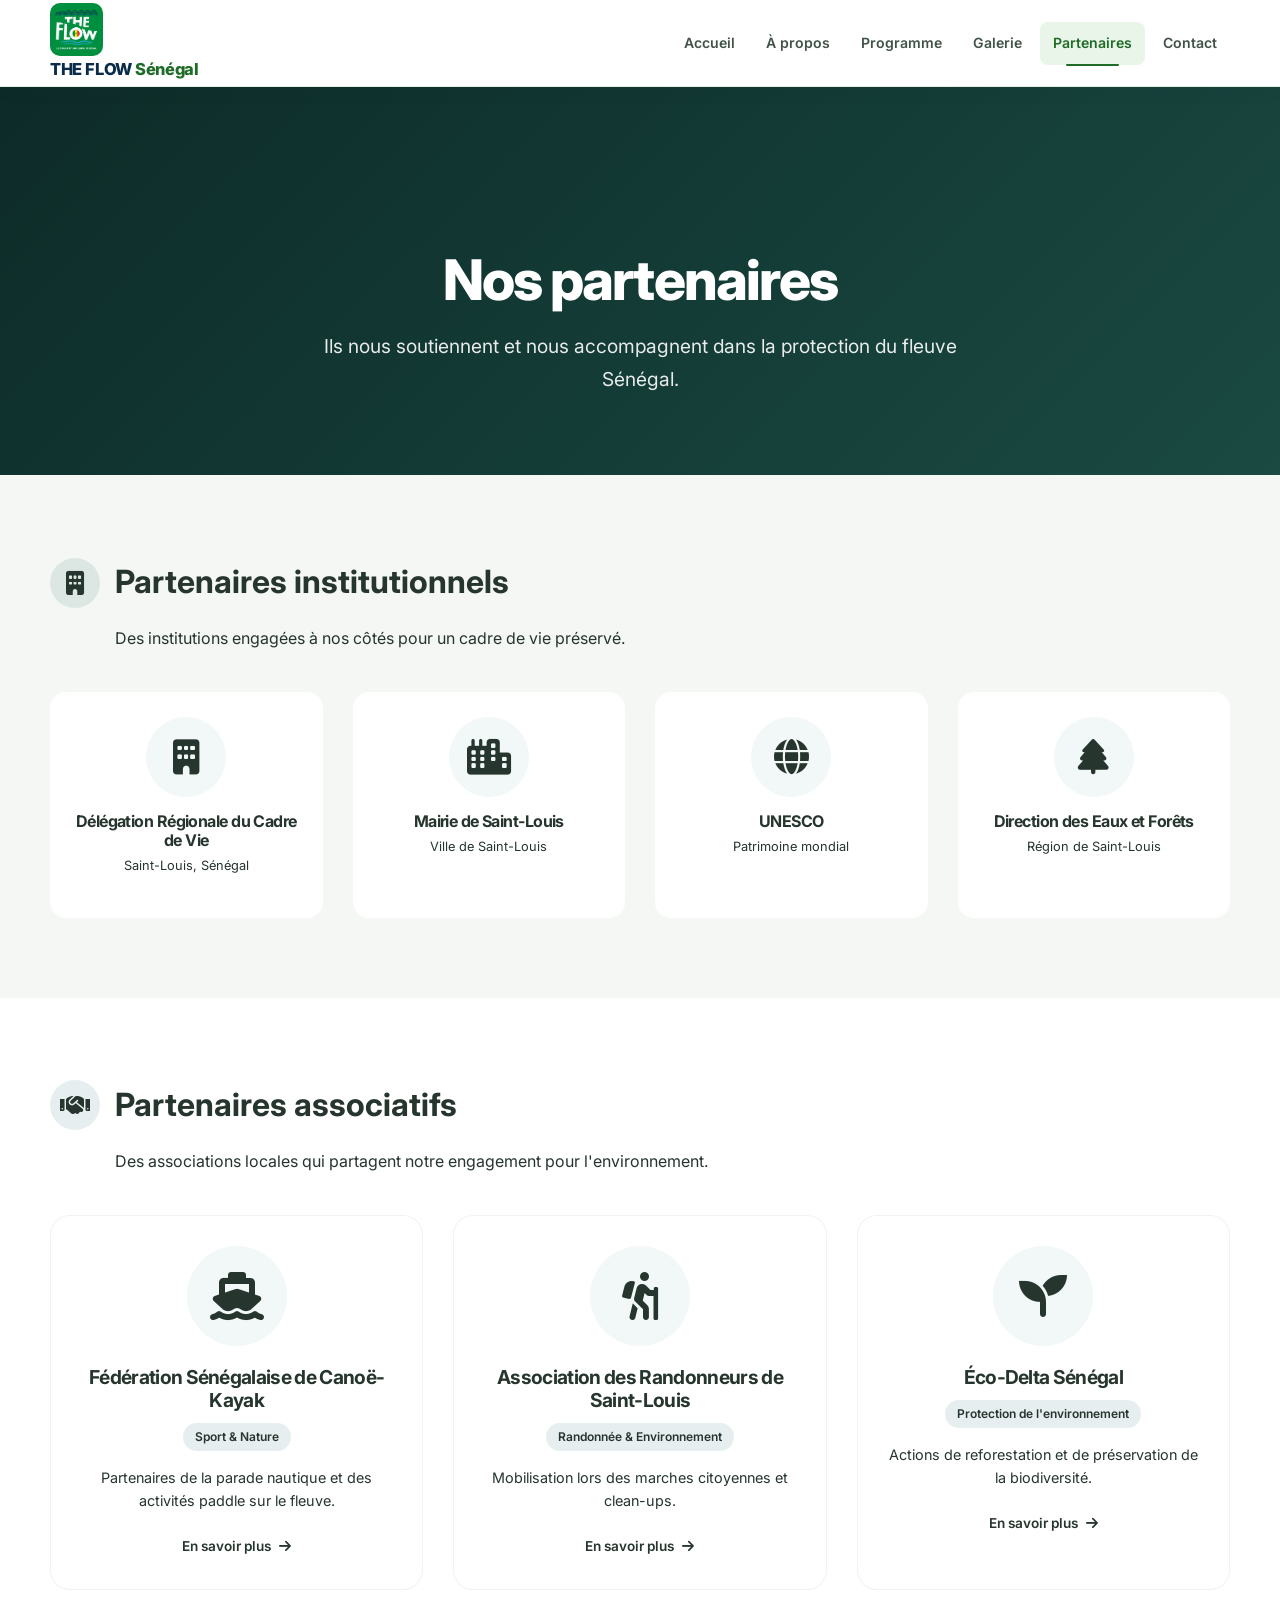
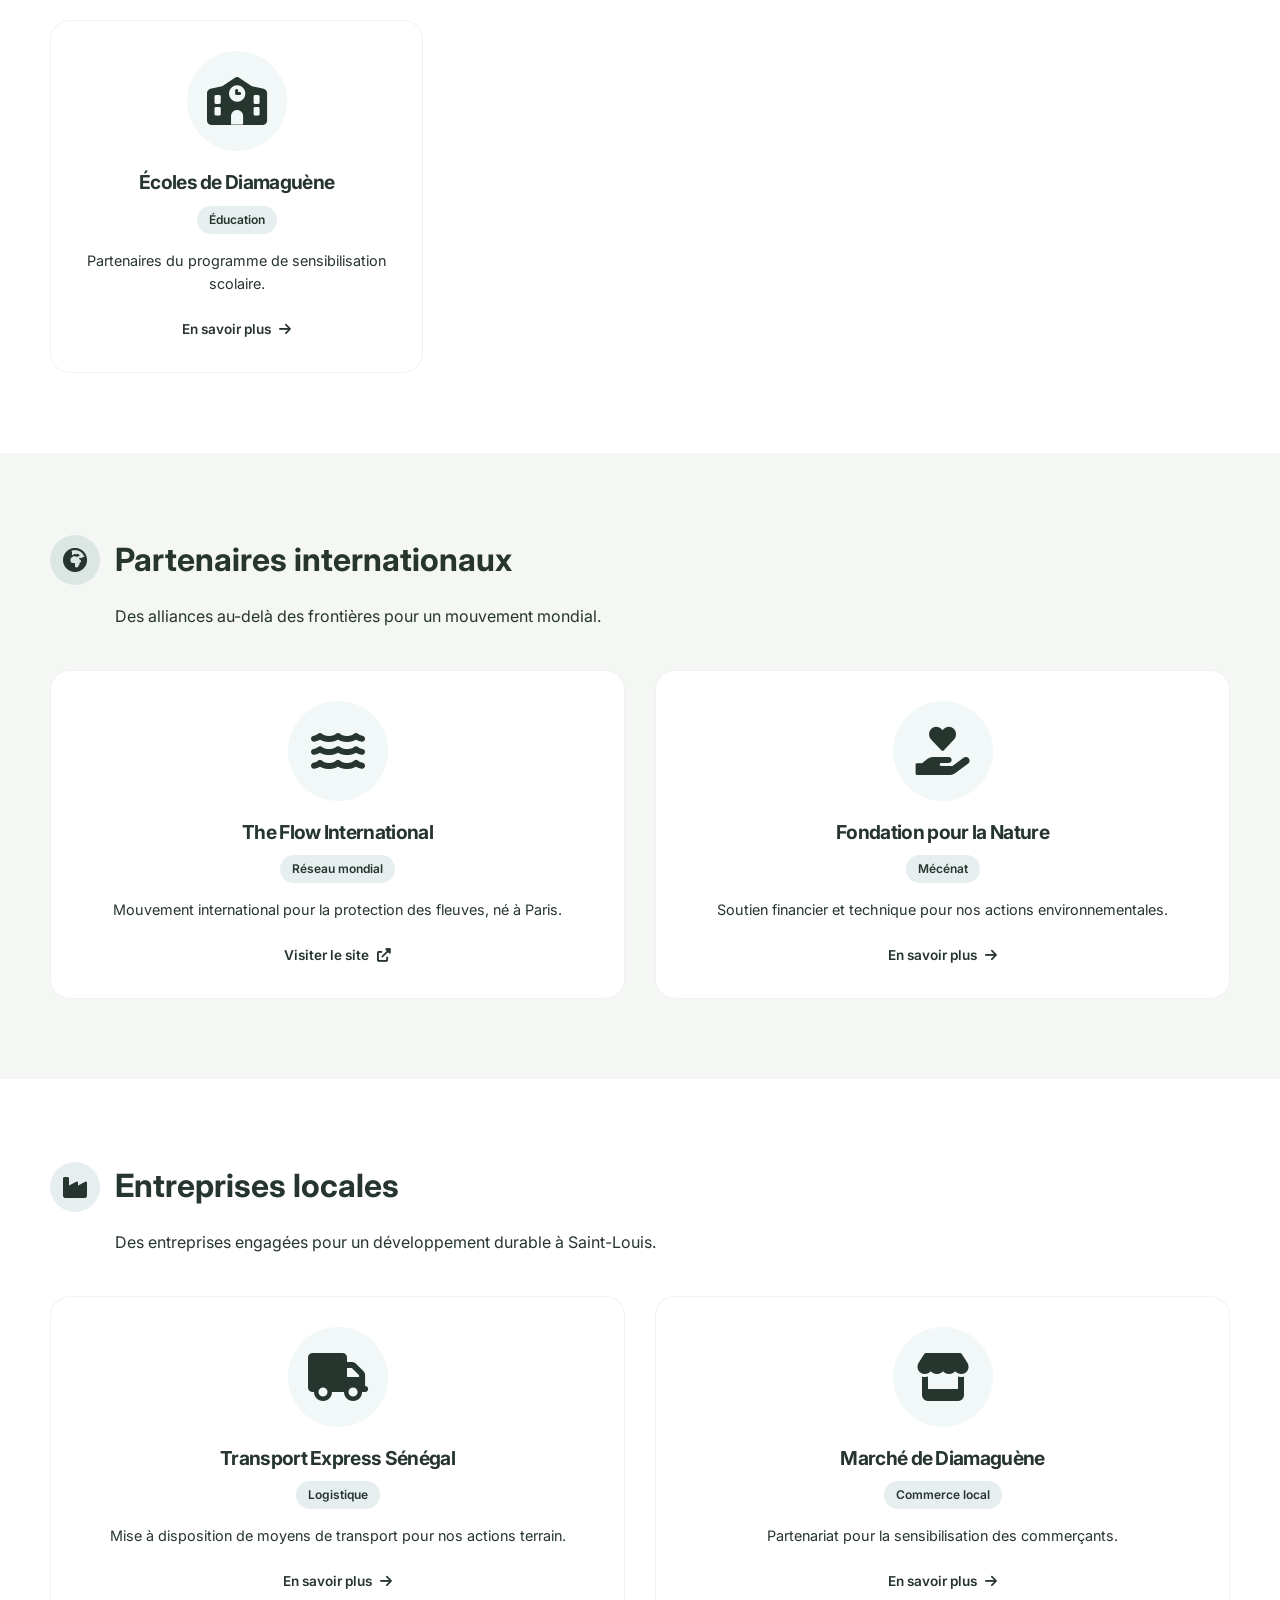
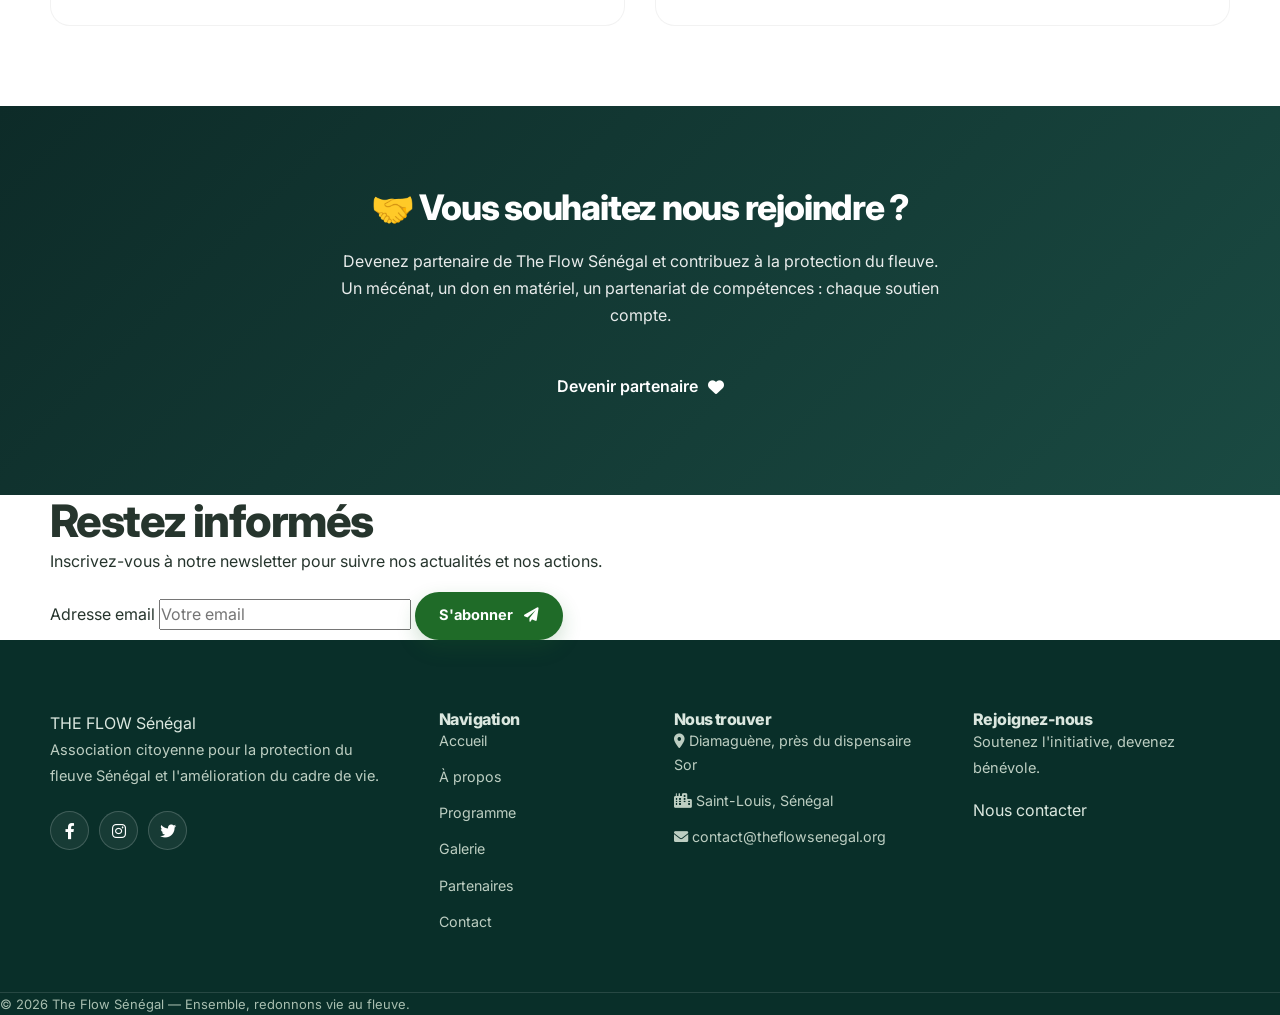
<file: html/partenaires.html>
<!DOCTYPE html>
<html lang="fr">
<head>
  <meta charset="UTF-8">
  <meta name="viewport" content="width=device-width, initial-scale=1.0, viewport-fit=cover">
  <meta name="description" content="The Flow Sénégal - Nos partenaires institutionnels, associatifs et privés qui soutiennent la protection du fleuve Sénégal à Saint-Louis.">
  <title>The Flow Sénégal | Partenaires - Ils nous soutiennent</title>
  <link href="https://fonts.googleapis.com/css2?family=Inter:opsz,wght@14..32,300;14..32,400;14..32,600;14..32,700;14..32,800&display=swap" rel="stylesheet">
  <link rel="stylesheet" href="https://cdnjs.cloudflare.com/ajax/libs/font-awesome/6.0.0-beta3/css/all.min.css">
  <link rel="stylesheet" href="../CSS/style.css">

  <style>
    /* Styles spécifiques à la page Partenaires */
    .partners-header {
      background: linear-gradient(135deg, #0D2B28 0%, #1A4A42 100%);
      padding: 160px 0 80px;
      text-align: center;
      color: white;
      position: relative;
      overflow: hidden;
    }

    .partners-header::before {
      content: '';
      position: absolute;
      top: 0;
      left: 0;
      right: 0;
      bottom: 0;
      background: url('https://images.unsplash.com/photo-1523805009345-7448845a9e53?w=1920&h=600&fit=crop') center/cover no-repeat;
      opacity: 0.25;
      mix-blend-mode: overlay;
    }

    .partners-header h1 {
      font-size: 3.5rem;
      font-weight: 800;
      margin-bottom: 1rem;
      position: relative;
      z-index: 2;
    }

    .partners-header .highlight {
      color: var(--accent);
    }

    .partners-header p {
      font-size: 1.2rem;
      max-width: 700px;
      margin: 0 auto;
      opacity: 0.9;
      position: relative;
      z-index: 2;
    }

    /* Catégories de partenaires */
    .category-section {
      padding: 80px 0;
    }

    .category-section:nth-child(even) {
      background: var(--light);
    }

    .category-section:nth-child(odd) {
      background: var(--white);
    }

    .category-title {
      font-size: 2rem;
      font-weight: 700;
      margin-bottom: 15px;
      display: flex;
      align-items: center;
      gap: 15px;
    }

    .category-icon {
      width: 50px;
      height: 50px;
      background: rgba(13, 92, 99, 0.1);
      border-radius: 50%;
      display: flex;
      align-items: center;
      justify-content: center;
    }

    .category-icon i {
      font-size: 1.5rem;
      color: var(--primary);
    }

    .category-desc {
      color: var(--gray);
      margin-bottom: 40px;
      padding-left: 65px;
    }

    /* Grille des partenaires */
    .partners-grid {
      display: grid;
      grid-template-columns: repeat(auto-fit, minmax(280px, 1fr));
      gap: 30px;
    }

    .partner-card {
      background: white;
      border-radius: 20px;
      padding: 30px;
      text-align: center;
      transition: var(--transition);
      box-shadow: var(--shadow);
      border: 1px solid rgba(0,0,0,0.05);
    }

    .partner-card:hover {
      transform: translateY(-5px);
      box-shadow: var(--shadow-hover);
    }

    .partner-logo {
      width: 100px;
      height: 100px;
      background: rgba(13, 92, 99, 0.05);
      border-radius: 50%;
      display: flex;
      align-items: center;
      justify-content: center;
      margin: 0 auto 20px;
    }

    .partner-logo i {
      font-size: 3rem;
      color: var(--primary);
    }

    .partner-logo img {
      width: 60px;
      height: auto;
    }

    .partner-card h3 {
      font-size: 1.2rem;
      font-weight: 700;
      margin-bottom: 10px;
    }

    .partner-type {
      display: inline-block;
      background: rgba(13, 92, 99, 0.1);
      color: var(--primary);
      padding: 4px 12px;
      border-radius: 50px;
      font-size: 0.75rem;
      font-weight: 600;
      margin-bottom: 15px;
    }

    .partner-description {
      color: var(--gray);
      font-size: 0.9rem;
      line-height: 1.6;
      margin-bottom: 20px;
    }

    .partner-link {
      color: var(--primary);
      text-decoration: none;
      font-weight: 600;
      font-size: 0.85rem;
      display: inline-flex;
      align-items: center;
      gap: 8px;
      transition: var(--transition);
    }

    .partner-link:hover {
      color: var(--secondary);
      gap: 12px;
    }

    /* Partenaires institutionnels (style différent) */
    .institution-grid {
      display: grid;
      grid-template-columns: repeat(auto-fit, minmax(240px, 1fr));
      gap: 30px;
    }

    .institution-card {
      background: white;
      border-radius: 16px;
      padding: 25px;
      text-align: center;
      transition: var(--transition);
      box-shadow: var(--shadow);
    }

    .institution-card:hover {
      transform: translateY(-5px);
      box-shadow: var(--shadow-hover);
    }

    .institution-logo {
      width: 80px;
      height: 80px;
      background: rgba(13, 92, 99, 0.05);
      border-radius: 50%;
      display: flex;
      align-items: center;
      justify-content: center;
      margin: 0 auto 15px;
    }

    .institution-logo i {
      font-size: 2.2rem;
      color: var(--primary);
    }

    .institution-card h4 {
      font-size: 1rem;
      font-weight: 700;
      margin-bottom: 5px;
    }

    .institution-card p {
      color: var(--gray);
      font-size: 0.8rem;
    }

    /* Devenir partenaire */
    .become-partner {
      background: linear-gradient(135deg, #0D2B28 0%, #1A4A42 100%);
      padding: 80px 0;
      text-align: center;
      color: white;
    }

    .become-partner h2 {
      font-size: 2.2rem;
      margin-bottom: 20px;
    }

    .become-partner p {
      max-width: 600px;
      margin: 0 auto 30px;
      opacity: 0.9;
    }

    .btn-partner {
      background: var(--secondary);
      color: var(--dark);
      padding: 14px 36px;
      border-radius: 50px;
      text-decoration: none;
      font-weight: 600;
      display: inline-flex;
      align-items: center;
      gap: 10px;
      transition: var(--transition);
    }

    .btn-partner:hover {
      background: var(--secondary-dark);
      transform: translateY(-3px);
      box-shadow: 0 10px 25px rgba(0,0,0,0.2);
    }

    @media (max-width: 768px) {
      .partners-header h1 {
        font-size: 2.2rem;
      }
      .category-title {
        font-size: 1.5rem;
        flex-direction: column;
        text-align: center;
      }
      .category-desc {
        padding-left: 0;
        text-align: center;
      }
      .become-partner h2 {
        font-size: 1.6rem;
      }
    }
  </style>
</head>
<body>
  <header class="site-header">
    <div class="container header-container">
      <div class="logo">
        <a href="index.html" aria-label="The Flow Sénégal - Retour à l'accueil">
          <img src="../images/logoTFS.jpeg" alt="Logo de The Flow Sénégal" class="logo-image">
          <span class="logo-text">THE FLOW<span class="accent"> Sénégal</span></span>
        </a>
      </div>
      <nav class="main-nav" aria-label="Navigation principale">
        <ul class="nav-list">
          <li><a href="index.html" class="nav-link">Accueil</a></li>
          <li><a href="apropos.html" class="nav-link">À propos</a></li>
          <li><a href="programme.html" class="nav-link">Programme</a></li>
          <li><a href="galerie.html" class="nav-link">Galerie</a></li>
          <li><a href="partenaires.html" class="nav-link active">Partenaires</a></li>
          <li><a href="contact.html" class="nav-link">Contact</a></li>
        </ul>
        <button type="button" class="mobile-toggle" aria-label="Menu" aria-expanded="false">
          <i class="fas fa-bars" aria-hidden="true"></i>
        </button>
      </nav>
    </div>
  </header>

  <main>
    <!-- Header Partenaires -->
    <section class="partners-header">
      <div class="container">
        <h1>Nos <span class="highlight">partenaires</span></h1>
        <p>Ils nous soutiennent et nous accompagnent dans la protection du fleuve Sénégal.</p>
      </div>
    </section>

    <!-- Partenaires institutionnels -->
    <section class="category-section">
      <div class="container">
        <div class="category-title">
          <div class="category-icon"><i class="fas fa-building"></i></div>
          <span>Partenaires institutionnels</span>
        </div>
        <div class="category-desc">Des institutions engagées à nos côtés pour un cadre de vie préservé.</div>

        <div class="institution-grid">
          <div class="institution-card">
            <div class="institution-logo"><i class="fas fa-building"></i></div>
            <h4>Délégation Régionale du Cadre de Vie</h4>
            <p>Saint-Louis, Sénégal</p>
          </div>
          <div class="institution-card">
            <div class="institution-logo"><i class="fas fa-city"></i></div>
            <h4>Mairie de Saint-Louis</h4>
            <p>Ville de Saint-Louis</p>
          </div>
          <div class="institution-card">
            <div class="institution-logo"><i class="fas fa-globe"></i></div>
            <h4>UNESCO</h4>
            <p>Patrimoine mondial</p>
          </div>
          <div class="institution-card">
            <div class="institution-logo"><i class="fas fa-tree"></i></div>
            <h4>Direction des Eaux et Forêts</h4>
            <p>Région de Saint-Louis</p>
          </div>
        </div>
      </div>
    </section>

    <!-- Partenaires associatifs -->
    <section class="category-section">
      <div class="container">
        <div class="category-title">
          <div class="category-icon"><i class="fas fa-handshake"></i></div>
          <span>Partenaires associatifs</span>
        </div>
        <div class="category-desc">Des associations locales qui partagent notre engagement pour l'environnement.</div>

        <div class="partners-grid">
          <div class="partner-card">
            <div class="partner-logo"><i class="fas fa-ship"></i></div>
            <h3>Fédération Sénégalaise de Canoë-Kayak</h3>
            <span class="partner-type">Sport &amp; Nature</span>
            <p class="partner-description">Partenaires de la parade nautique et des activités paddle sur le fleuve.</p>
            <a href="#" class="partner-link">En savoir plus <i class="fas fa-arrow-right"></i></a>
          </div>

          <div class="partner-card">
            <div class="partner-logo"><i class="fas fa-person-hiking"></i></div>
            <h3>Association des Randonneurs de Saint-Louis</h3>
            <span class="partner-type">Randonnée &amp; Environnement</span>
            <p class="partner-description">Mobilisation lors des marches citoyennes et clean-ups.</p>
            <a href="#" class="partner-link">En savoir plus <i class="fas fa-arrow-right"></i></a>
          </div>

          <div class="partner-card">
            <div class="partner-logo"><i class="fas fa-seedling"></i></div>
            <h3>Éco-Delta Sénégal</h3>
            <span class="partner-type">Protection de l'environnement</span>
            <p class="partner-description">Actions de reforestation et de préservation de la biodiversité.</p>
            <a href="#" class="partner-link">En savoir plus <i class="fas fa-arrow-right"></i></a>
          </div>

          <div class="partner-card">
            <div class="partner-logo"><i class="fas fa-school"></i></div>
            <h3>Écoles de Diamaguène</h3>
            <span class="partner-type">Éducation</span>
            <p class="partner-description">Partenaires du programme de sensibilisation scolaire.</p>
            <a href="#" class="partner-link">En savoir plus <i class="fas fa-arrow-right"></i></a>
          </div>
        </div>
      </div>
    </section>

    <!-- Partenaires internationaux -->
    <section class="category-section">
      <div class="container">
        <div class="category-title">
          <div class="category-icon"><i class="fas fa-globe-africa"></i></div>
          <span>Partenaires internationaux</span>
        </div>
        <div class="category-desc">Des alliances au-delà des frontières pour un mouvement mondial.</div>

        <div class="partners-grid">
          <div class="partner-card">
            <div class="partner-logo"><i class="fas fa-water"></i></div>
            <h3>The Flow International</h3>
            <span class="partner-type">Réseau mondial</span>
            <p class="partner-description">Mouvement international pour la protection des fleuves, né à Paris.</p>
            <a href="https://www.jointheflow.org" target="_blank" class="partner-link">Visiter le site <i class="fas fa-external-link-alt"></i></a>
          </div>

          <div class="partner-card">
            <div class="partner-logo"><i class="fas fa-hand-holding-heart"></i></div>
            <h3>Fondation pour la Nature</h3>
            <span class="partner-type">Mécénat</span>
            <p class="partner-description">Soutien financier et technique pour nos actions environnementales.</p>
            <a href="#" class="partner-link">En savoir plus <i class="fas fa-arrow-right"></i></a>
          </div>
        </div>
      </div>
    </section>

    <!-- Entreprises locales -->
    <section class="category-section">
      <div class="container">
        <div class="category-title">
          <div class="category-icon"><i class="fas fa-industry"></i></div>
          <span>Entreprises locales</span>
        </div>
        <div class="category-desc">Des entreprises engagées pour un développement durable à Saint-Louis.</div>

        <div class="partners-grid">
          <div class="partner-card">
            <div class="partner-logo"><i class="fas fa-truck"></i></div>
            <h3>Transport Express Sénégal</h3>
            <span class="partner-type">Logistique</span>
            <p class="partner-description">Mise à disposition de moyens de transport pour nos actions terrain.</p>
            <a href="#" class="partner-link">En savoir plus <i class="fas fa-arrow-right"></i></a>
          </div>

          <div class="partner-card">
            <div class="partner-logo"><i class="fas fa-store"></i></div>
            <h3>Marché de Diamaguène</h3>
            <span class="partner-type">Commerce local</span>
            <p class="partner-description">Partenariat pour la sensibilisation des commerçants.</p>
            <a href="#" class="partner-link">En savoir plus <i class="fas fa-arrow-right"></i></a>
          </div>
        </div>
      </div>
    </section>

    <!-- Devenir partenaire -->
    <section class="become-partner">
      <div class="container">
        <h2>🤝 Vous souhaitez nous rejoindre ?</h2>
        <p>Devenez partenaire de The Flow Sénégal et contribuez à la protection du fleuve. Un mécénat, un don en matériel, un partenariat de compétences : chaque soutien compte.</p>
        <a href="contact.html" class="btn-partner">Devenir partenaire <i class="fas fa-heart"></i></a>
      </div>
    </section>

    <!-- CTA Newsletter -->
    <section class="cta-section">
      <div class="container cta-container">
        <div class="cta-content">
          <h2>Restez informés</h2>
          <p>Inscrivez-vous à notre newsletter pour suivre nos actualités et nos actions.</p>
          <form class="cta-form" id="newsletterForm">
            <label for="newsletter-email" class="visually-hidden">Adresse email</label>
            <input type="email" id="newsletter-email" placeholder="Votre email" required>
            <button type="submit" class="btn btn-primary">S'abonner <i class="fas fa-paper-plane"></i></button>
          </form>
        </div>
      </div>
    </section>
  </main>

  <!-- Footer -->
  <footer class="site-footer">
    <div class="container footer-container">
      <div class="footer-col">
        <div class="logo-footer">THE FLOW <span>Sénégal</span></div>
        <p>Association citoyenne pour la protection du fleuve Sénégal et l'amélioration du cadre de vie.</p>
        <div class="social-links">
          <a href="#" aria-label="Facebook"><i class="fab fa-facebook-f" aria-hidden="true"></i></a>
          <a href="#" aria-label="Instagram"><i class="fab fa-instagram" aria-hidden="true"></i></a>
          <a href="#" aria-label="Twitter"><i class="fab fa-twitter" aria-hidden="true"></i></a>
        </div>
      </div>
      <div class="footer-col">
        <h4>Navigation</h4>
        <ul>
          <li><a href="index.html">Accueil</a></li>
          <li><a href="apropos.html">À propos</a></li>
          <li><a href="programme.html">Programme</a></li>
          <li><a href="galerie.html">Galerie</a></li>
          <li><a href="partenaires.html">Partenaires</a></li>
          <li><a href="contact.html">Contact</a></li>
        </ul>
      </div>
      <div class="footer-col">
        <h4>Nous trouver</h4>
        <ul>
          <li><i class="fas fa-map-marker-alt" aria-hidden="true"></i> Diamaguène, près du dispensaire Sor</li>
          <li><i class="fas fa-city" aria-hidden="true"></i> Saint-Louis, Sénégal</li>
          <li><i class="fas fa-envelope" aria-hidden="true"></i> <a href="mailto:contact@theflowsenegal.org">contact@theflowsenegal.org</a></li>
        </ul>
      </div>
      <div class="footer-col">
        <h4>Rejoignez-nous</h4>
        <p>Soutenez l'initiative, devenez bénévole.</p>
        <a href="contact.html" class="btn-small">Nous contacter</a>
      </div>
    </div>
    <div class="footer-bottom">
      <p>&copy; 2026 The Flow Sénégal — Ensemble, redonnons vie au fleuve.</p>
    </div>
  </footer>

  <script src="../JS/main.js"></script>
  <script>
    // Newsletter form handler
    const newsletterForm = document.getElementById('newsletterForm');
    if (newsletterForm) {
      newsletterForm.addEventListener('submit', function(e) {
        e.preventDefault();
        const email = this.querySelector('input[type="email"]').value;
        if (email && email.includes('@')) {
          alert(`Merci ${email} ! Vous êtes maintenant inscrit(e) à notre newsletter. 🌊`);
          this.reset();
        } else {
          alert('Veuillez entrer une adresse email valide.');
        }
      });
    }
  </script>
</body>
</html>
</file>
<file: CSS/style.css>
/* =========================================================
   THE FLOW SÉNÉGAL — FEUILLE DE STYLE PRINCIPALE
   Responsive : ordinateur, tablette et mobile
   ========================================================= */

/* ---------- VARIABLES ---------- */

:root {
  --green: #1f6b28;
  --green-dark: #124a20;
  --green-light: #eaf5e9;
  --green-bright: #39a34a;

  --blue: #073b66;
  --blue-dark: #082c49;
  --blue-light: #eaf3fa;

  --orange: #f59a23;
  --white: #ffffff;
  --cream: #fbfcf8;
  --light: #f4f7f3;
  --text: #26352d;
  --muted: #68766c;
  --border: #e1e9df;

  --shadow-sm: 0 5px 18px rgba(12, 47, 27, 0.07);
  --shadow-md: 0 14px 35px rgba(12, 47, 27, 0.12);
  --shadow-lg: 0 25px 60px rgba(4, 35, 20, 0.20);

  --radius-sm: 10px;
  --radius-md: 18px;
  --radius-lg: 28px;

  --container: 1180px;
  --transition: 0.3s ease;
}

/* ---------- RESET ---------- */

* {
  box-sizing: border-box;
  margin: 0;
  padding: 0;
}

html {
  scroll-behavior: smooth;
  scroll-padding-top: 95px;
}

body {
  font-family: "Inter", sans-serif;
  color: var(--text);
  background: var(--white);
  font-size: 16px;
  line-height: 1.7;
  overflow-wrap: break-word;
  -webkit-font-smoothing: antialiased;
}

body.menu-open {
  overflow: hidden;
}

img {
  display: block;
  max-width: 100%;
}

a {
  color: inherit;
  text-decoration: none;
}

button,
input,
textarea,
select {
  font: inherit;
}

button,
a {
  -webkit-tap-highlight-color: transparent;
}

button:focus-visible,
a:focus-visible {
  outline: 3px solid var(--orange);
  outline-offset: 4px;
}

ul {
  list-style: none;
}

p {
  margin-bottom: 1rem;
}

h1,
h2,
h3,
h4 {
  line-height: 1.2;
  font-weight: 800;
  letter-spacing: -0.035em;
}

h1 {
  font-size: clamp(2.4rem, 5.5vw, 4.8rem);
}

h2 {
  font-size: clamp(1.9rem, 3.5vw, 3rem);
}

h3 {
  font-size: 1.25rem;
}

.container {
  width: min(var(--container), calc(100% - 48px));
  margin-inline: auto;
}

.accent,
.accent-text {
  color: var(--green);
}

.section {
  padding: 100px 0;
}

.section-header {
  max-width: 760px;
  margin: 0 auto 55px;
  text-align: center;
}

.section-header h2 {
  margin: 16px 0;
  color: var(--blue-dark);
}

.section-header > p {
  max-width: 660px;
  margin: 18px auto 0;
  color: var(--muted);
}

.section-tag {
  display: inline-flex;
  align-items: center;
  gap: 8px;
  color: var(--green);
  font-size: 0.78rem;
  font-weight: 800;
  letter-spacing: 0.12em;
  text-transform: uppercase;
}

.section-tag::before {
  content: "";
  display: inline-block;
  width: 23px;
  height: 2px;
  background: var(--orange);
}

.divider {
  width: 66px;
  height: 4px;
  margin: 22px auto;
  border-radius: 10px;
  background: linear-gradient(90deg, var(--green), var(--orange));
}

/* ---------- BOUTONS ---------- */

.btn {
  display: inline-flex;
  align-items: center;
  justify-content: center;
  gap: 11px;
  min-height: 48px;
  padding: 13px 23px;
  border: 1px solid transparent;
  border-radius: 50px;
  font-size: 0.91rem;
  font-weight: 700;
  text-align: center;
  line-height: 1.35;
  cursor: pointer;
  transition:
    transform var(--transition),
    box-shadow var(--transition),
    background var(--transition),
    color var(--transition),
    border-color var(--transition);
}

.btn:hover {
  transform: translateY(-3px);
}

.btn-primary {
  color: var(--white);
  background: var(--green);
  box-shadow: 0 8px 20px rgba(31, 107, 40, 0.2);
}

.btn-primary:hover {
  color: var(--white);
  background: var(--green-dark);
  box-shadow: 0 12px 26px rgba(31, 107, 40, 0.28);
}

.btn-outline {
  color: var(--white);
  border-color: rgba(255, 255, 255, 0.75);
  background: rgba(255, 255, 255, 0.08);
  backdrop-filter: blur(8px);
}

.btn-outline:hover {
  color: var(--blue-dark);
  background: var(--white);
}

.btn-light {
  color: var(--blue-dark);
  background: var(--white);
  box-shadow: var(--shadow-md);
}

.btn-light:hover {
  color: var(--green);
  background: var(--green-light);
}

.text-link,
.card-link {
  display: inline-flex;
  align-items: center;
  gap: 10px;
  color: var(--green);
  font-weight: 700;
  transition: gap var(--transition), color var(--transition);
}

.text-link:hover,
.card-link:hover {
  gap: 15px;
  color: var(--green-dark);
}

/* ---------- HEADER ---------- */

.site-header {
  position: sticky;
  z-index: 1000;
  top: 0;
  background: rgba(255, 255, 255, 0.97);
  border-bottom: 1px solid rgba(225, 233, 223, 0.85);
  box-shadow: 0 3px 20px rgba(8, 44, 73, 0.045);
  backdrop-filter: blur(16px);
}

.header-container {
  min-height: 86px;
  display: flex;
  align-items: center;
  justify-content: space-between;
  gap: 25px;
}

.logo {
  display: inline-flex;
  align-items: center;
  gap: 11px;
  flex-shrink: 0;
}

.logo-image {
  width: 53px;
  height: 53px;
  object-fit: contain;
  border-radius: 10px;
}

.logo-text {
  color: var(--blue-dark);
  font-size: 1.03rem;
  font-weight: 800;
  line-height: 1.15;
  letter-spacing: -0.025em;
}

.logo-text .accent {
  color: var(--green);
}

.main-nav {
  display: flex;
  align-items: center;
}

.nav-list {
  display: flex;
  align-items: center;
  gap: 5px;
}

.nav-link {
  position: relative;
  display: inline-flex;
  align-items: center;
  min-height: 43px;
  padding: 9px 13px;
  border-radius: 8px;
  color: #415348;
  font-size: 0.88rem;
  font-weight: 600;
  transition: color var(--transition), background var(--transition);
}

.nav-link:hover,
.nav-link.active {
  color: var(--green);
  background: var(--green-light);
}

.nav-link.active::after {
  content: "";
  position: absolute;
  bottom: -1px;
  left: 25%;
  width: 50%;
  height: 2px;
  border-radius: 4px;
  background: var(--green);
}

.mobile-toggle {
  display: none;
  width: 45px;
  height: 45px;
  align-items: center;
  justify-content: center;
  border: 1px solid var(--border);
  border-radius: 12px;
  color: var(--green-dark);
  background: var(--white);
  font-size: 1.2rem;
  cursor: pointer;
}

/* ---------- BANNIÈRE HERO ---------- */

.hero {
  position: relative;
  isolation: isolate;
  display: flex;
  align-items: center;
  min-height: 690px;
  min-height: clamp(590px, 76vh, 790px);
  padding: 85px 0 115px;
  overflow: hidden;

  /* Photo de fond : remplacer ce chemin si ta bannière
     originale utilise une autre image. */
  background-color: var(--blue-dark);
  background-image: url("../images/hero.png");
  background-position: 70% center;
  background-size: cover;
  background-repeat: no-repeat;
}

.hero-overlay {
  position: absolute;
  z-index: -1;
  inset: 0;
  background:
    linear-gradient(
      90deg,
      rgba(4, 30, 47, 0.92) 0%,
      rgba(4, 39, 55, 0.70) 45%,
      rgba(5, 42, 48, 0.10) 100%
    ),
    linear-gradient(
      0deg,
      rgba(3, 35, 37, 0.36),
      transparent 50%
    );
}

.hero-content {
  position: relative;
  z-index: 2;
  color: var(--white);
}

.hero-badge {
  display: inline-flex;
  align-items: center;
  gap: 9px;
  margin-bottom: 23px;
  padding: 9px 15px;
  border: 1px solid rgba(255, 255, 255, 0.28);
  border-radius: 50px;
  color: var(--white);
  background: rgba(255, 255, 255, 0.11);
  font-size: 0.82rem;
  font-weight: 600;
  backdrop-filter: blur(8px);
}

.hero-badge i {
  color: #b7f1a7;
}

.hero-eyebrow {
  margin-bottom: 16px;
  color: #bde9a8;
  font-size: 0.77rem;
  font-weight: 800;
  letter-spacing: 0.17em;
}

.hero-title {
  max-width: 850px;
  margin-bottom: 25px;
  color: var(--white);
  text-wrap: balance;
}

.hero-title .highlight {
  display: block;
  color: #b9e9a5;
}

.hero-subtitle {
  max-width: 690px;
  margin-bottom: 30px;
  color: rgba(255, 255, 255, 0.91);
  font-size: clamp(1rem, 1.4vw, 1.13rem);
  line-height: 1.9;
}

.hero-buttons {
  display: flex;
  flex-wrap: wrap;
  align-items: center;
  gap: 13px;
}

.hero-signature {
  display: flex;
  align-items: center;
  gap: 12px;
  margin-top: 35px;
  color: rgba(255, 255, 255, 0.85);
  font-size: 0.88rem;
  font-style: italic;
}

.signature-line {
  display: inline-block;
  width: 39px;
  height: 2px;
  background: var(--orange);
}

.hero-wave {
  position: absolute;
  right: 0;
  bottom: -1px;
  left: 0;
  height: 74px;
  color: var(--white);
  pointer-events: none;
}

.hero-wave svg {
  display: block;
  width: 100%;
  height: 100%;
}

.hero-wave path {
  fill: currentColor;
}

/* ---------- PRÉSENTATION ---------- */

.mission-section {
  padding: 83px 0;
  background: var(--white);
}

.mission-grid {
  display: grid;
  grid-template-columns: 0.9fr 1.1fr;
  gap: 65px;
  align-items: start;
}

.mission-heading h2 {
  margin-top: 16px;
  color: var(--blue-dark);
  font-size: clamp(1.9rem, 3vw, 2.7rem);
}

.mission-heading .divider {
  margin: 22px 0;
}

.mission-copy p {
  color: var(--muted);
}

.mission-copy strong {
  color: var(--green-dark);
}

.mission-copy .text-link {
  margin-top: 8px;
}

/* ---------- CITATION ---------- */

.president-section {
  position: relative;
  padding: 25px 0 90px;
}

.president-card {
  position: relative;
  max-width: 970px;
  margin: 0 auto;
  padding: 48px 65px;
  border: 1px solid #e0ebdc;
  border-radius: var(--radius-lg);
  background:
    radial-gradient(circle at 100% 0%, rgba(57, 163, 74, 0.09), transparent 38%),
    var(--cream);
  box-shadow: var(--shadow-sm);
  text-align: center;
}

.president-card {
  display: grid;
  grid-template-columns: 190px minmax(0, 1fr);
  gap: 44px;
  align-items: center;
  text-align: left;
}

.president-photo {
  width: 190px;
  height: 190px;
  border: 5px solid var(--white);
  border-radius: 50%;
  object-fit: cover;
  box-shadow: var(--shadow-md);
}

.president-card blockquote {
  margin-left: 0;
}

.quote-icon {
  display: inline-flex;
  align-items: center;
  justify-content: center;
  width: 53px;
  height: 53px;
  margin-bottom: 18px;
  border-radius: 50%;
  color: var(--green);
  background: #e2f2de;
  font-size: 1.15rem;
}

.president-card blockquote {
  max-width: 790px;
  margin: 0 0 24px;
  color: var(--blue-dark);
  font-size: clamp(1.2rem, 2.1vw, 1.65rem);
  font-weight: 600;
  line-height: 1.65;
}

.president-name {
  margin: 0;
  color: var(--green-dark);
  font-weight: 800;
}

.president-role {
  margin: 3px 0 0;
  color: var(--muted);
  font-size: 0.89rem;
}

/* ---------- ENVIRONNEMENT ---------- */

.environment-section {
  background: var(--light);
}

.environment-grid {
  display: grid;
  grid-template-columns: 1fr 1fr;
  gap: 65px;
  align-items: center;
}

.environment-image {
  position: relative;
  min-height: 420px;
  border-radius: var(--radius-lg);
  overflow: hidden;
  box-shadow: var(--shadow-md);
  background: #dce9df;
}

.environment-image > img {
  position: absolute;
  inset: 0;
  width: 100%;
  height: 100%;
  object-fit: cover;
  transition: transform 0.7s ease;
}

.environment-image:hover > img {
  transform: scale(1.045);
}

.image-label {
  position: absolute;
  right: 18px;
  bottom: 18px;
  left: 18px;
  display: flex;
  align-items: center;
  gap: 10px;
  padding: 16px 19px;
  border: 1px solid rgba(255, 255, 255, 0.35);
  border-radius: 13px;
  color: var(--white);
  background: rgba(6, 43, 53, 0.82);
  font-weight: 700;
  backdrop-filter: blur(10px);
}

.image-label i {
  color: #b9e9a5;
}

.environment-content h3 {
  margin: 17px 0 21px;
  color: var(--blue-dark);
  font-size: clamp(1.7rem, 2.6vw, 2.35rem);
}

.environment-content p {
  color: var(--muted);
}

.check-list {
  display: grid;
  gap: 12px;
  margin: 25px 0 30px;
}

.check-list li {
  display: flex;
  align-items: flex-start;
  gap: 11px;
  color: #425448;
  font-size: 0.94rem;
}

.check-list i {
  margin-top: 5px;
  color: var(--green);
}

/* ---------- ACTIONS ---------- */

.actions-section {
  background: var(--white);
}

.actions-grid {
  display: grid;
  grid-template-columns: repeat(3, minmax(0, 1fr));
  gap: 23px;
}

.action-card {
  position: relative;
  display: flex;
  flex-direction: column;
  padding: 0;
  overflow: hidden;
  border: 1px solid var(--border);
  border-radius: var(--radius-md);
  background: var(--white);
  box-shadow: var(--shadow-sm);
  transition:
    transform var(--transition),
    box-shadow var(--transition),
    border-color var(--transition);
}

.action-card:hover {
  transform: translateY(-7px);
  border-color: #c4dec0;
  box-shadow: var(--shadow-md);
}

.action-media {
  position: relative;
  aspect-ratio: 16 / 10;
  background: var(--green-light);
}

.action-media > img {
  position: absolute;
  inset: 0;
  width: 100%;
  height: 100%;
  object-fit: cover;
  transition: transform 0.6s ease;
}

.action-card:hover .action-media > img {
  transform: scale(1.05);
}

.action-body {
  display: flex;
  flex: 1;
  flex-direction: column;
  padding: 38px 27px 29px;
}

.action-body .card-link {
  margin-top: auto;
}

.action-icon {
  position: absolute;
  bottom: -26px;
  left: 24px;
  display: flex;
  align-items: center;
  justify-content: center;
  width: 54px;
  height: 54px;
  border: 4px solid var(--white);
  box-shadow: var(--shadow-sm);
  margin-bottom: 0;
  border-radius: 16px;
  color: var(--green);
  background: #eaf6e7;
  font-size: 1.4rem;
  transition: transform var(--transition), background var(--transition);
}

.action-card:hover .action-icon {
  transform: rotate(-5deg) scale(1.05);
  background: #d6ebd1;
}

.action-card h3 {
  margin-bottom: 12px;
  color: var(--blue-dark);
}

.action-card p {
  margin-bottom: 22px;
  color: var(--muted);
  font-size: 0.93rem;
  line-height: 1.8;
}

.card-link {
  font-size: 0.88rem;
}

.section-action {
  margin-top: 42px;
  text-align: center;
}

/* ---------- GALERIE (ACCUEIL) ---------- */

.gallery-section {
  background: var(--light);
}

.gallery-grid {
  display: grid;
  grid-template-columns: repeat(3, minmax(0, 1fr));
  gap: 16px;
}

.gallery-item {
  position: relative;
  display: block;
  aspect-ratio: 4 / 3;
  overflow: hidden;
  border-radius: var(--radius-md);
  box-shadow: var(--shadow-sm);
  background: #dce9df;
}

.gallery-item img {
  position: absolute;
  inset: 0;
  width: 100%;
  height: 100%;
  object-fit: cover;
  transition: transform 0.6s ease;
}

.gallery-item:hover img {
  transform: scale(1.05);
}

.gallery-item::after {
  content: "";
  position: absolute;
  inset: 0;
  background: linear-gradient(0deg, rgba(8, 44, 25, 0.28), transparent 45%);
  opacity: 0;
  transition: opacity var(--transition);
}

.gallery-item:hover::after {
  opacity: 1;
}

/* ---------- ENGAGEMENT ---------- */

.commitment-section {
  position: relative;
  isolation: isolate;
  padding: 100px 0;
  overflow: hidden;
  color: var(--white);
  background-color: var(--blue-dark);
  background-image: url("../images/pont.webp");
  background-position: center 55%;
  background-size: cover;
}

.commitment-overlay {
  position: absolute;
  z-index: -1;
  inset: 0;
  background: linear-gradient(
    100deg,
    rgba(5, 35, 53, 0.94),
    rgba(7, 65, 52, 0.84)
  );
}

.commitment-content {
  max-width: 850px;
  text-align: center;
}

.commitment-content .section-tag {
  color: #c4efb3;
}

.commitment-content h2 {
  margin: 23px 0;
  color: var(--white);
  font-size: clamp(2rem, 4.2vw, 3.5rem);
}

.commitment-content h2 span {
  color: #bde9a8;
}

.commitment-content > p {
  max-width: 710px;
  margin: 0 auto 30px;
  color: rgba(255, 255, 255, 0.88);
  font-size: 1.05rem;
  line-height: 1.9;
}

/* ---------- FOOTER ---------- */

.site-footer {
  color: #dbe7df;
  background: #092f29;
}

.footer-container {
  display: grid;
  grid-template-columns: 1.35fr 0.75fr 1fr 1fr;
  gap: 42px;
  padding-top: 70px;
  padding-bottom: 58px;
}

.footer-brand {
  display: inline-flex;
  align-items: center;
  gap: 12px;
  margin-bottom: 20px;
  color: var(--white);
  font-size: 1.05rem;
  font-weight: 800;
}

.footer-brand strong {
  color: #a9dc93;
}

.footer-logo {
  width: 47px;
  height: 47px;
  border-radius: 8px;
  object-fit: contain;
  background: var(--white);
}

.footer-col > p {
  color: #bdcec2;
  font-size: 0.91rem;
  line-height: 1.8;
}

.footer-col h3 {
  margin-bottom: 22px;
  color: var(--white);
  font-size: 1.05rem;
  letter-spacing: 0;
}

.footer-col ul {
  display: grid;
  gap: 12px;
}

.footer-col li {
  color: #bdcec2;
  font-size: 0.89rem;
  line-height: 1.7;
}

.footer-col li a {
  transition: color var(--transition);
}

.footer-col li a:hover {
  color: #b9e9a5;
}

.contact-list li {
  display: flex;
  align-items: flex-start;
  gap: 11px;
}

.contact-list i {
  margin-top: 6px;
  color: #a9dc93;
}

.social-links {
  display: flex;
  gap: 10px;
  margin-top: 22px;
}

.social-links a {
  display: flex;
  align-items: center;
  justify-content: center;
  width: 39px;
  height: 39px;
  border: 1px solid rgba(255, 255, 255, 0.18);
  border-radius: 50%;
  color: var(--white);
  background: rgba(255, 255, 255, 0.06);
  transition:
    color var(--transition),
    background var(--transition),
    transform var(--transition);
}

.social-links a:hover {
  transform: translateY(-3px);
  color: var(--blue-dark);
  background: #b9e9a5;
}

.footer-join .btn {
  margin-top: 6px;
  padding: 12px 16px;
  font-size: 0.83rem;
}

.footer-bottom {
  border-top: 1px solid rgba(255, 255, 255, 0.12);
}

.footer-bottom-inner {
  display: flex;
  justify-content: space-between;
  gap: 20px;
  padding-top: 20px;
  padding-bottom: 20px;
}

.footer-bottom p {
  margin: 0;
  color: #a8beb0;
  font-size: 0.81rem;
}

/* ---------- ANIMATIONS ---------- */

@keyframes fadeUp {
  from {
    opacity: 0;
    transform: translateY(18px);
  }

  to {
    opacity: 1;
    transform: translateY(0);
  }
}

.hero-content > * {
  animation: fadeUp 0.7s ease both;
}

.hero-content > *:nth-child(1) { animation-delay: 0.05s; }
.hero-content > *:nth-child(2) { animation-delay: 0.12s; }
.hero-content > *:nth-child(3) { animation-delay: 0.19s; }
.hero-content > *:nth-child(4) { animation-delay: 0.26s; }
.hero-content > *:nth-child(5) { animation-delay: 0.33s; }
.hero-content > *:nth-child(6) { animation-delay: 0.4s; }

/* ---------- TABLETTES ---------- */

@media (max-width: 1050px) {
  .nav-link {
    padding-inline: 9px;
    font-size: 0.83rem;
  }

  .logo-text {
    font-size: 0.94rem;
  }

  .mission-grid,
  .environment-grid {
    gap: 38px;
  }

  .footer-container {
    grid-template-columns: repeat(2, minmax(0, 1fr));
    gap: 40px;
  }
}

@media (max-width: 850px) {
  .section {
    padding: 78px 0;
  }

  .header-container {
    min-height: 76px;
  }

  .mobile-toggle {
    display: inline-flex;
  }

  .main-nav {
    position: static;
  }

  .nav-list {
    position: fixed;
    z-index: 999;
    top: 76px;
    right: 0;
    left: 0;
    display: flex;
    flex-direction: column;
    align-items: stretch;
    gap: 6px;
    max-height: calc(100dvh - 76px);
    padding: 22px 24px 30px;
    overflow-y: auto;
    border-top: 1px solid var(--border);
    background: var(--white);
    box-shadow: var(--shadow-md);
    visibility: hidden;
    opacity: 0;
    transform: translateY(-8px);
    pointer-events: none;
    transition:
      opacity var(--transition),
      transform var(--transition),
      visibility var(--transition);
  }

  .nav-list.is-open {
    visibility: visible;
    opacity: 1;
    transform: translateY(0);
    pointer-events: auto;
  }

  .nav-link {
    display: flex;
    justify-content: flex-start;
    width: 100%;
    padding: 13px 16px;
    font-size: 0.96rem;
  }

  .nav-link.active::after {
    display: none;
  }

  .hero {
    min-height: 650px;
    padding: 75px 0 110px;
    background-position: center;
  }

  .hero-title {
    max-width: 700px;
  }

  .mission-grid,
  .environment-grid {
    grid-template-columns: 1fr;
  }

  .mission-grid {
    gap: 24px;
  }

  .environment-grid {
    gap: 36px;
  }

  .mission-heading {
    max-width: 640px;
  }

  .mission-heading .divider {
    margin-left: 0;
  }

  .environment-image {
    min-height: 380px;
  }

  .actions-grid {
    grid-template-columns: repeat(2, minmax(0, 1fr));
  }

  .president-card {
    grid-template-columns: 1fr;
    justify-items: center;
    gap: 24px;
    padding: 38px 32px;
    text-align: center;
  }

  .president-card blockquote {
    margin-inline: auto;
  }
}

/* ---------- MOBILES ---------- */

@media (max-width: 560px) {
  .container {
    width: calc(100% - 34px);
  }

  .section {
    padding: 65px 0;
  }

  .section-header {
    margin-bottom: 35px;
  }

  .section-header h2 {
    font-size: 1.9rem;
  }

  .logo-image {
    width: 43px;
    height: 43px;
  }

  .logo-text {
    max-width: 150px;
    font-size: 0.85rem;
  }

  .header-container {
    min-height: 70px;
    gap: 10px;
  }

  .nav-list {
    top: 70px;
    max-height: calc(100dvh - 70px);
  }

  .hero {
    min-height: auto;
    padding: 72px 0 100px;
    background-position: 55% center;
  }

  .hero-overlay {
    background: linear-gradient(
      90deg,
      rgba(4, 30, 47, 0.90),
      rgba(4, 39, 55, 0.69)
    );
  }

  .hero-badge {
    margin-bottom: 20px;
    font-size: 0.75rem;
  }

  .hero-eyebrow {
    font-size: 0.67rem;
    line-height: 1.8;
  }

  .hero-title {
    margin-bottom: 20px;
    font-size: clamp(2.25rem, 10vw, 3.15rem);
  }

  .hero-subtitle {
    font-size: 0.96rem;
    line-height: 1.8;
  }

  .hero-buttons {
    align-items: stretch;
    flex-direction: column;
  }

  .hero-buttons .btn {
    width: 100%;
  }

  .hero-signature {
    align-items: flex-start;
    font-size: 0.81rem;
  }

  .hero-wave {
    height: 44px;
  }

  .mission-section {
    padding: 55px 0;
  }

  .mission-heading h2 {
    font-size: 2rem;
  }

  .president-section {
    padding: 10px 0 60px;
  }

  .president-card {
    padding: 31px 22px;
    border-radius: 20px;
  }

  .president-card blockquote {
    font-size: 1.12rem;
  }

  .environment-image {
    min-height: 290px;
    border-radius: 20px;
  }

  .image-label {
    right: 12px;
    bottom: 12px;
    left: 12px;
    padding: 12px;
    font-size: 0.85rem;
  }

  .environment-content h3 {
    font-size: 1.8rem;
  }

  .actions-grid {
    grid-template-columns: 1fr;
    gap: 16px;
  }

  .action-body {
    padding: 36px 22px 26px;
  }

  .gallery-grid {
    grid-template-columns: repeat(2, minmax(0, 1fr));
    gap: 10px;
  }

  .gallery-item {
    border-radius: 14px;
  }

  .president-photo {
    width: 150px;
    height: 150px;
  }

  .commitment-section {
    padding: 72px 0;
    background-position: center;
  }

  .commitment-content h2 {
    font-size: 2rem;
  }

  .commitment-content > p {
    font-size: 0.96rem;
  }

  .footer-container {
    grid-template-columns: 1fr;
    gap: 32px;
    padding-top: 52px;
    padding-bottom: 42px;
  }

  .footer-bottom-inner {
    align-items: flex-start;
    flex-direction: column;
    gap: 7px;
  }
}

/* ---------- ACCESSIBILITÉ ---------- */

@media (prefers-reduced-motion: reduce) {
  *,
  *::before,
  *::after {
    scroll-behavior: auto !important;
    animation-duration: 0.01ms !important;
    animation-iteration-count: 1 !important;
    transition-duration: 0.01ms !important;
  }
}

/* =========================================================
   PAGE À PROPOS — THE FLOW SÉNÉGAL
   Complément aux styles communs de la page d'accueil
   ========================================================= */

.about-hero {
  position: relative;
  isolation: isolate;
  display: flex;
  align-items: center;
  min-height: 570px;
  padding: 100px 0 120px;
  overflow: hidden;
  color: var(--white);
  background:
    linear-gradient(100deg, rgba(8, 44, 25, 0.90) 0%, rgba(12, 60, 32, 0.62) 50%, rgba(20, 83, 45, 0.12) 100%),
    url("../images/hero.png") center 50% / cover no-repeat;
}

.about-hero-overlay {
  position: absolute;
  inset: 0;
  z-index: -1;
  background: linear-gradient(
    90deg,
    rgba(8, 44, 25, 0.45),
    rgba(8, 44, 25, 0.08)
  );
}

.about-hero-content {
  position: relative;
  z-index: 1;
  max-width: 1000px;
}

.about-hero .hero-badge {
  display: inline-flex;
  align-items: center;
  gap: 10px;
  margin-bottom: 22px;
  padding: 10px 16px;
  border: 1px solid rgba(255, 255, 255, 0.3);
  border-radius: 50px;
  background: rgba(255, 255, 255, 0.12);
  color: var(--white);
  font-size: 0.88rem;
  font-weight: 600;
}

.about-hero .hero-eyebrow {
  margin-bottom: 14px;
  color: #f8c16c;
  font-size: 0.83rem;
  font-weight: 800;
  letter-spacing: 2px;
}

.about-hero .hero-title {
  max-width: 850px;
  margin: 0 0 22px;
  color: var(--white);
  font-size: clamp(2.5rem, 5vw, 4.4rem);
  font-weight: 800;
  line-height: 1.12;
}

.about-hero .hero-title .highlight {
  display: block;
  color: #f8b64c;
}

.about-hero .hero-subtitle {
  max-width: 700px;
  margin-bottom: 30px;
  color: rgba(255, 255, 255, 0.9);
  font-size: 1.08rem;
  line-height: 1.85;
}

.about-hero .hero-buttons {
  display: flex;
  flex-wrap: wrap;
  gap: 14px;
}

.about-hero .btn-outline {
  border-color: rgba(255, 255, 255, 0.8);
  color: var(--white);
  background: transparent;
}

.about-hero .btn-outline:hover {
  border-color: var(--white);
  color: var(--green-dark);
  background: var(--white);
}

.about-hero .hero-wave {
  position: absolute;
  right: 0;
  bottom: -1px;
  left: 0;
  line-height: 0;
}

.about-hero .hero-wave svg {
  display: block;
  width: 100%;
  height: 75px;
}

.about-hero .hero-wave path {
  fill: var(--white);
}

/* INTRODUCTION */

.about-intro {
  padding-top: 70px;
}

.about-intro-grid {
  display: grid;
  grid-template-columns: minmax(0, 1fr) minmax(0, 1fr);
  align-items: center;
  gap: 55px;
  margin-top: 45px;
}

.about-intro-image {
  position: relative;
  min-height: 400px;
  overflow: hidden;
  border-radius: 22px;
  background: var(--green-light);
  box-shadow: var(--shadow-md);
}

.about-intro-image img {
  display: block;
  width: 100%;
  height: 100%;
  min-height: 400px;
  object-fit: cover;
}

.about-image-caption {
  position: absolute;
  right: 18px;
  bottom: 18px;
  left: 18px;
  display: flex;
  align-items: center;
  gap: 10px;
  padding: 15px 18px;
  border: 1px solid rgba(255, 255, 255, 0.25);
  border-radius: 12px;
  background: rgba(18, 74, 32, 0.9);
  color: var(--white);
  font-weight: 600;
}

.about-intro-copy h3,
.about-territory-copy h2 {
  margin: 16px 0 20px;
  color: var(--green-dark);
  font-size: clamp(1.8rem, 3vw, 2.5rem);
  line-height: 1.3;
}

.about-intro-copy p,
.about-territory-copy p {
  margin-bottom: 17px;
  color: var(--text);
  line-height: 1.85;
}

.about-intro-copy .text-link {
  display: inline-flex;
  align-items: center;
  gap: 9px;
  margin-top: 8px;
  color: var(--green);
  font-weight: 700;
  text-decoration: none;
}

.about-intro-copy .text-link:hover {
  color: var(--orange);
}

/* TERRITOIRE */

.about-territory {
  background: var(--green-light);
}

.about-territory-grid {
  display: grid;
  grid-template-columns: minmax(0, 1.3fr) minmax(280px, 0.7fr);
  align-items: center;
  gap: 55px;
}

.about-territory-copy h2 {
  margin-top: 18px;
}

.about-territory-panel {
  padding: 36px;
  border: 1px solid rgba(31, 107, 40, 0.12);
  border-radius: 22px;
  background: var(--white);
  box-shadow: var(--shadow-md);
}

.territory-icon {
  display: grid;
  width: 64px;
  height: 64px;
  margin-bottom: 22px;
  place-items: center;
  border-radius: 18px;
  background: var(--green-light);
  color: var(--green);
  font-size: 1.6rem;
}

.about-territory-panel h3 {
  margin: 14px 0;
  color: var(--green-dark);
  font-size: 1.45rem;
}

.about-territory-panel p {
  margin-bottom: 20px;
  color: var(--muted);
  line-height: 1.8;
}

.about-territory-panel .check-list {
  display: grid;
  gap: 13px;
  padding: 0;
  margin: 0;
  list-style: none;
}

.about-territory-panel .check-list li {
  display: flex;
  align-items: flex-start;
  gap: 10px;
  color: var(--text);
  line-height: 1.6;
}

.about-territory-panel .check-list i {
  margin-top: 5px;
  color: var(--green);
}

/* MENACES ENVIRONNEMENTALES */

.about-threats-grid {
  display: grid;
  grid-template-columns: repeat(4, minmax(0, 1fr));
  gap: 22px;
  margin-top: 42px;
}

.about-threat-card {
  padding: 30px 24px;
  border: 1px solid var(--border);
  border-radius: 18px;
  background: var(--white);
  box-shadow: var(--shadow-sm);
  transition: transform 0.25s ease, box-shadow 0.25s ease;
}

.about-threat-card:hover {
  transform: translateY(-6px);
  box-shadow: var(--shadow-md);
}

.about-threat-icon {
  display: grid;
  width: 58px;
  height: 58px;
  margin-bottom: 22px;
  place-items: center;
  border-radius: 16px;
  background: var(--green-light);
  color: var(--green);
  font-size: 1.45rem;
}

.about-threat-card:nth-child(even) .about-threat-icon {
  background: #fff1dd;
  color: #bd7411;
}

.about-threat-card h3 {
  margin-bottom: 13px;
  color: var(--green-dark);
  font-size: 1.12rem;
  line-height: 1.5;
}

.about-threat-card p {
  margin: 0;
  color: var(--muted);
  font-size: 0.95rem;
  line-height: 1.8;
}

.about-awareness {
  display: flex;
  align-items: flex-start;
  gap: 20px;
  margin-top: 35px;
  padding: 28px 30px;
  border-left: 4px solid var(--orange);
  border-radius: 0 15px 15px 0;
  background: var(--green-light);
}

.about-awareness-icon {
  flex-shrink: 0;
  color: var(--green);
  font-size: 1.8rem;
}

.about-awareness h3 {
  margin: 0 0 8px;
  color: var(--green-dark);
}

.about-awareness p {
  margin: 0;
  color: var(--text);
  line-height: 1.8;
}

/* MISSION ET OBJECTIFS */

.about-mission {
  background: var(--light);
}

.about-mission-grid {
  display: grid;
  grid-template-columns: repeat(4, minmax(0, 1fr));
  gap: 22px;
  margin-top: 42px;
}

.about-mission-card {
  position: relative;
  padding: 30px 25px;
  overflow: hidden;
  border: 1px solid var(--border);
  border-radius: 18px;
  background: var(--white);
  box-shadow: var(--shadow-sm);
  transition: transform 0.25s ease, box-shadow 0.25s ease;
}

.about-mission-card:hover {
  transform: translateY(-5px);
  box-shadow: var(--shadow-md);
}

.about-mission-number {
  position: absolute;
  top: 15px;
  right: 18px;
  color: rgba(31, 107, 40, 0.12);
  font-size: 2.8rem;
  font-weight: 800;
}

.about-mission-icon {
  display: grid;
  width: 58px;
  height: 58px;
  margin-bottom: 20px;
  place-items: center;
  border-radius: 16px;
  background: var(--green-light);
  color: var(--green);
  font-size: 1.4rem;
}

.about-mission-card h3 {
  margin-bottom: 12px;
  color: var(--green-dark);
  font-size: 1.25rem;
}

.about-mission-card p {
  margin: 0;
  color: var(--muted);
  font-size: 0.95rem;
  line-height: 1.8;
}

/* VALEURS */

.about-values-grid {
  display: grid;
  grid-template-columns: repeat(4, minmax(0, 1fr));
  gap: 25px;
  margin-top: 42px;
}

.about-value {
  padding: 30px 22px;
  text-align: center;
  border: 1px solid var(--border);
  border-radius: 18px;
  background: var(--white);
  transition: transform 0.25s ease, border-color 0.25s ease;
}

.about-value:hover {
  transform: translateY(-5px);
  border-color: var(--green);
}

.about-value > i {
  display: grid;
  width: 66px;
  height: 66px;
  margin: 0 auto 20px;
  place-items: center;
  border-radius: 50%;
  background: var(--green-light);
  color: var(--green);
  font-size: 1.6rem;
}

.about-value:nth-child(even) > i {
  background: #fff1dd;
  color: #bd7411;
}

.about-value h3 {
  margin-bottom: 12px;
  color: var(--green-dark);
}

.about-value p {
  margin: 0;
  color: var(--muted);
  font-size: 0.94rem;
  line-height: 1.8;
}

/* PRÉSIDENT */

.about-president {
  padding-top: 20px;
}

.about-president-card {
  display: grid;
  grid-template-columns: 180px minmax(0, 1fr);
  align-items: center;
  gap: 40px;
  padding: 48px;
  border: 1px solid rgba(31, 107, 40, 0.12);
  border-radius: 22px;
  background: var(--green-light);
}

.about-president-photo {
  width: 180px;
  height: 180px;
  border: 5px solid var(--white);
  border-radius: 50%;
  object-fit: cover;
  box-shadow: var(--shadow-md);
}

.territory-photo {
  width: 100%;
  height: auto;
  aspect-ratio: 16 / 9;
  margin-bottom: 22px;
  border-radius: 14px;
  object-fit: cover;
}

.about-president-symbol {
  color: var(--green);
  font-size: 3.2rem;
  line-height: 1;
}

.about-president-content blockquote {
  margin: 20px 0 30px;
  color: var(--green-dark);
  font-size: clamp(1.2rem, 2.2vw, 1.7rem);
  font-weight: 600;
  line-height: 1.8;
}

.about-president-signature {
  display: flex;
  align-items: center;
  gap: 15px;
}

.about-president-line {
  width: 45px;
  height: 3px;
  border-radius: 5px;
  background: var(--orange);
}

.about-president-signature strong,
.about-president-signature span {
  display: block;
}

.about-president-signature strong {
  margin-bottom: 5px;
  color: var(--green-dark);
  font-size: 1.1rem;
}

.about-president-signature div span {
  color: var(--muted);
  font-size: 0.92rem;
}

/* APPEL À L'ACTION */

.about-cta {
  position: relative;
  background:
    linear-gradient(115deg, rgba(8, 44, 25, 0.94), rgba(20, 83, 45, 0.78)),
    url("../images/WhatsApp%20Image%202026-09-25%20at%2017.15.31%20%283%29.jpeg") center / cover no-repeat;
}

.about-cta .commitment-content {
  position: relative;
  z-index: 1;
}

.about-cta .section-tag {
  color: #f8c16c;
}

.about-cta h2 {
  color: var(--white);
}

.about-cta h2 span {
  color: #f8b64c;
}

.about-cta p {
  max-width: 760px;
  margin: 20px auto 28px;
  color: rgba(255, 255, 255, 0.9);
  line-height: 1.85;
}

/* RESPONSIVE */

@media (max-width: 1024px) {
  .about-threats-grid,
  .about-mission-grid,
  .about-values-grid {
    grid-template-columns: repeat(2, minmax(0, 1fr));
  }

  .about-intro-grid {
    gap: 35px;
  }

  .about-territory-grid {
    gap: 35px;
  }
}

@media (max-width: 768px) {
  .about-hero {
    min-height: auto;
    padding: 85px 0 105px;
  }

  .about-hero .hero-title {
    font-size: clamp(2.1rem, 8vw, 3.2rem);
  }

  .about-hero .hero-subtitle {
    font-size: 1rem;
  }

  .about-intro-grid,
  .about-territory-grid {
    grid-template-columns: 1fr;
    gap: 30px;
  }

  .about-intro-image,
  .about-intro-image img {
    min-height: 300px;
  }

  .about-territory-panel {
    padding: 28px;
  }

  .about-president-card {
    grid-template-columns: 1fr;
    justify-items: center;
    gap: 20px;
    padding: 30px 25px;
    text-align: center;
  }

  .about-president-signature {
    justify-content: center;
  }

  .about-president-photo {
    width: 140px;
    height: 140px;
  }

  .about-president-symbol {
    font-size: 2.5rem;
  }

  .about-awareness {
    padding: 22px;
  }
}

@media (max-width: 480px) {
  .gallery-grid.gallery-3 {
    grid-template-columns: 1fr;
  }

  .about-hero {
    padding: 70px 0 90px;
  }

  .about-hero .hero-buttons {
    align-items: stretch;
    flex-direction: column;
  }

  .about-hero .hero-buttons .btn {
    justify-content: center;
    text-align: center;
  }

  .about-threats-grid,
  .about-mission-grid,
  .about-values-grid {
    grid-template-columns: 1fr;
  }

  .about-threat-card,
  .about-mission-card,
  .about-value {
    padding: 25px 22px;
  }

  .about-awareness {
    flex-direction: column;
    gap: 12px;
  }

  .about-president-content blockquote {
    font-size: 1.15rem;
  }
}
</file>
